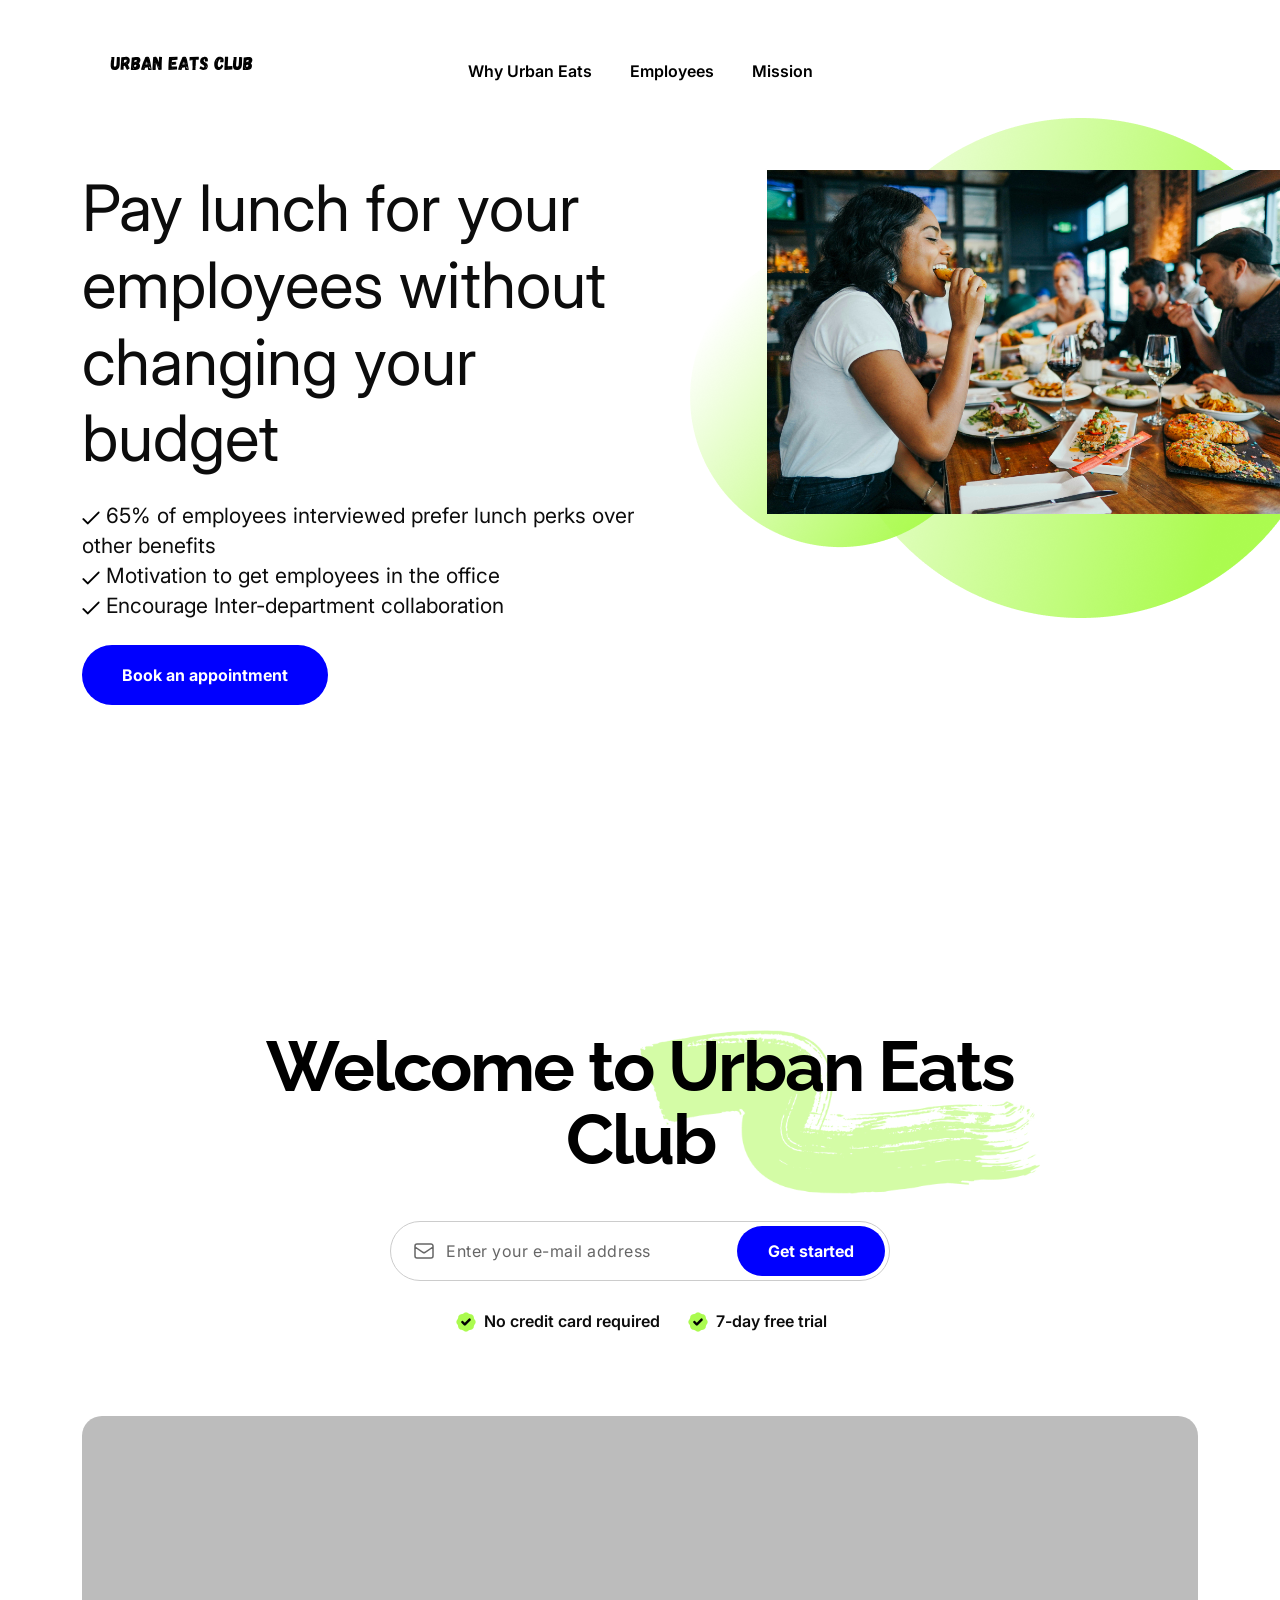
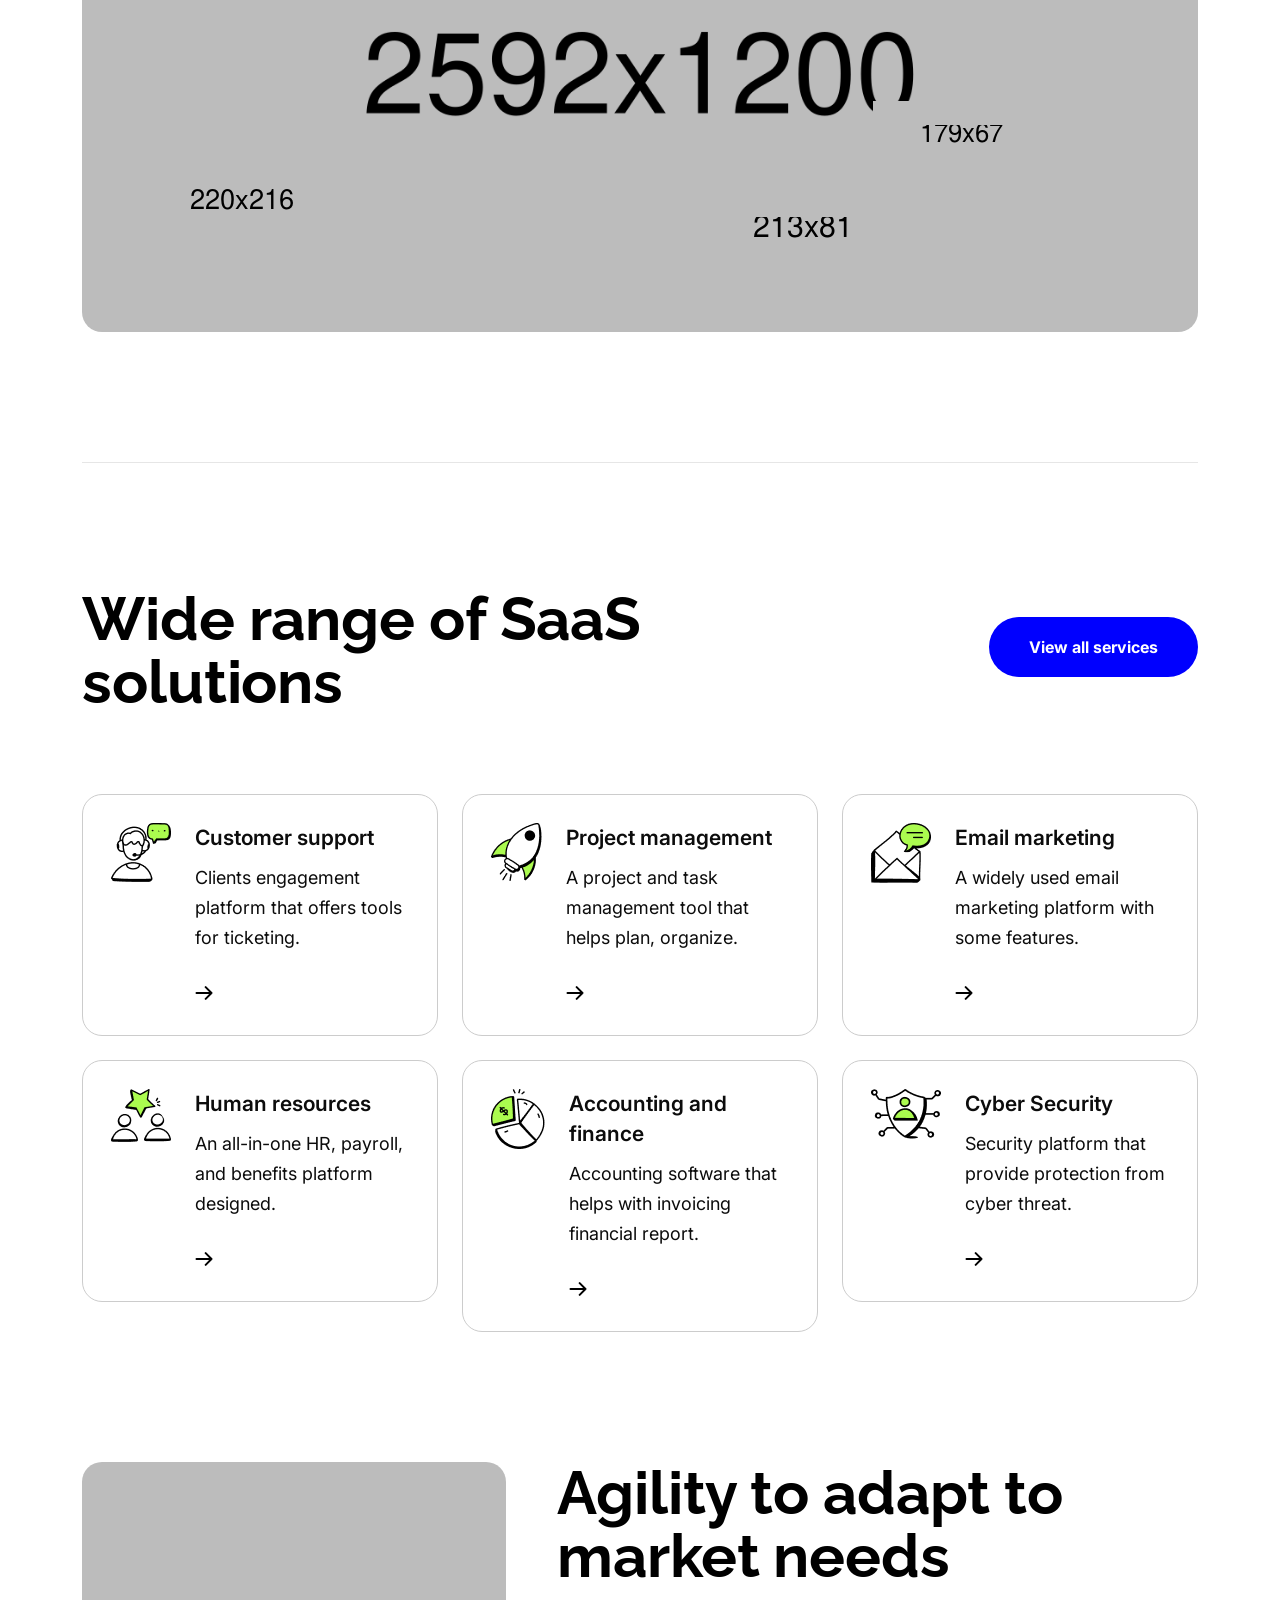
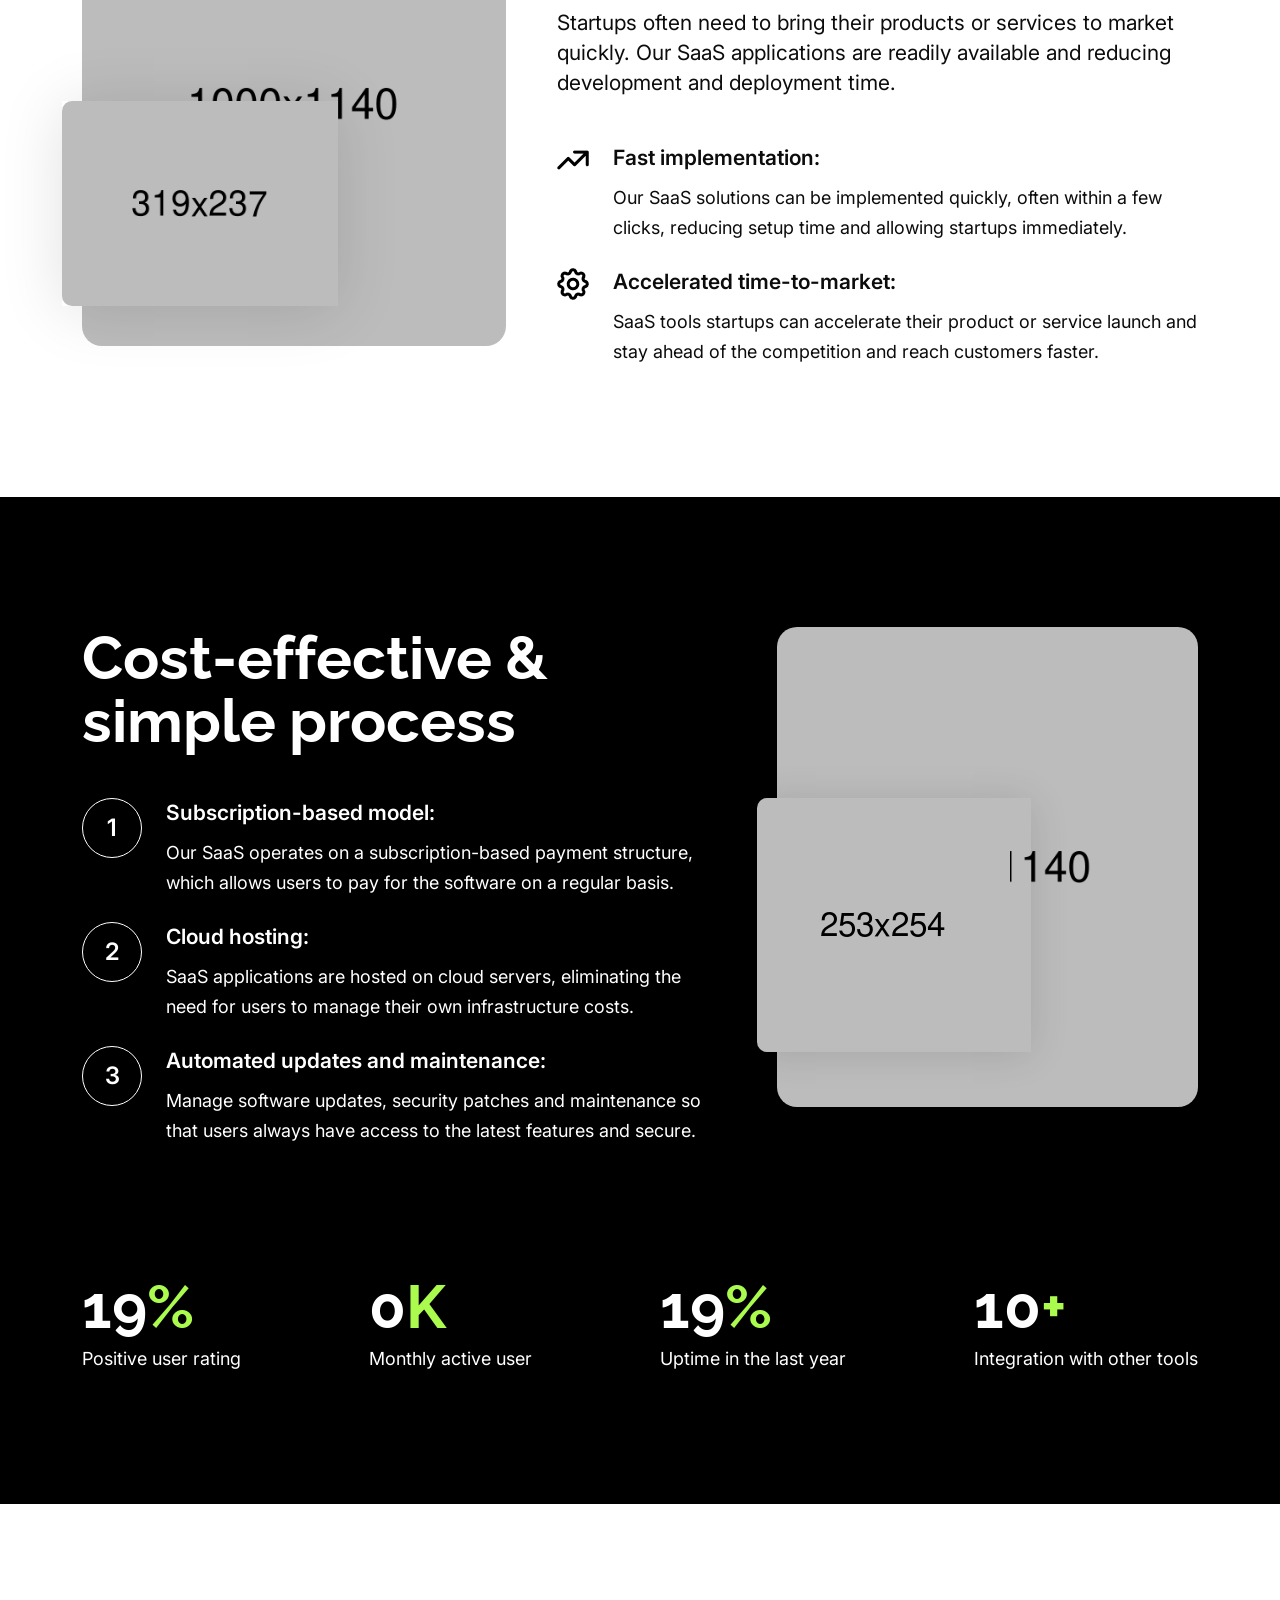
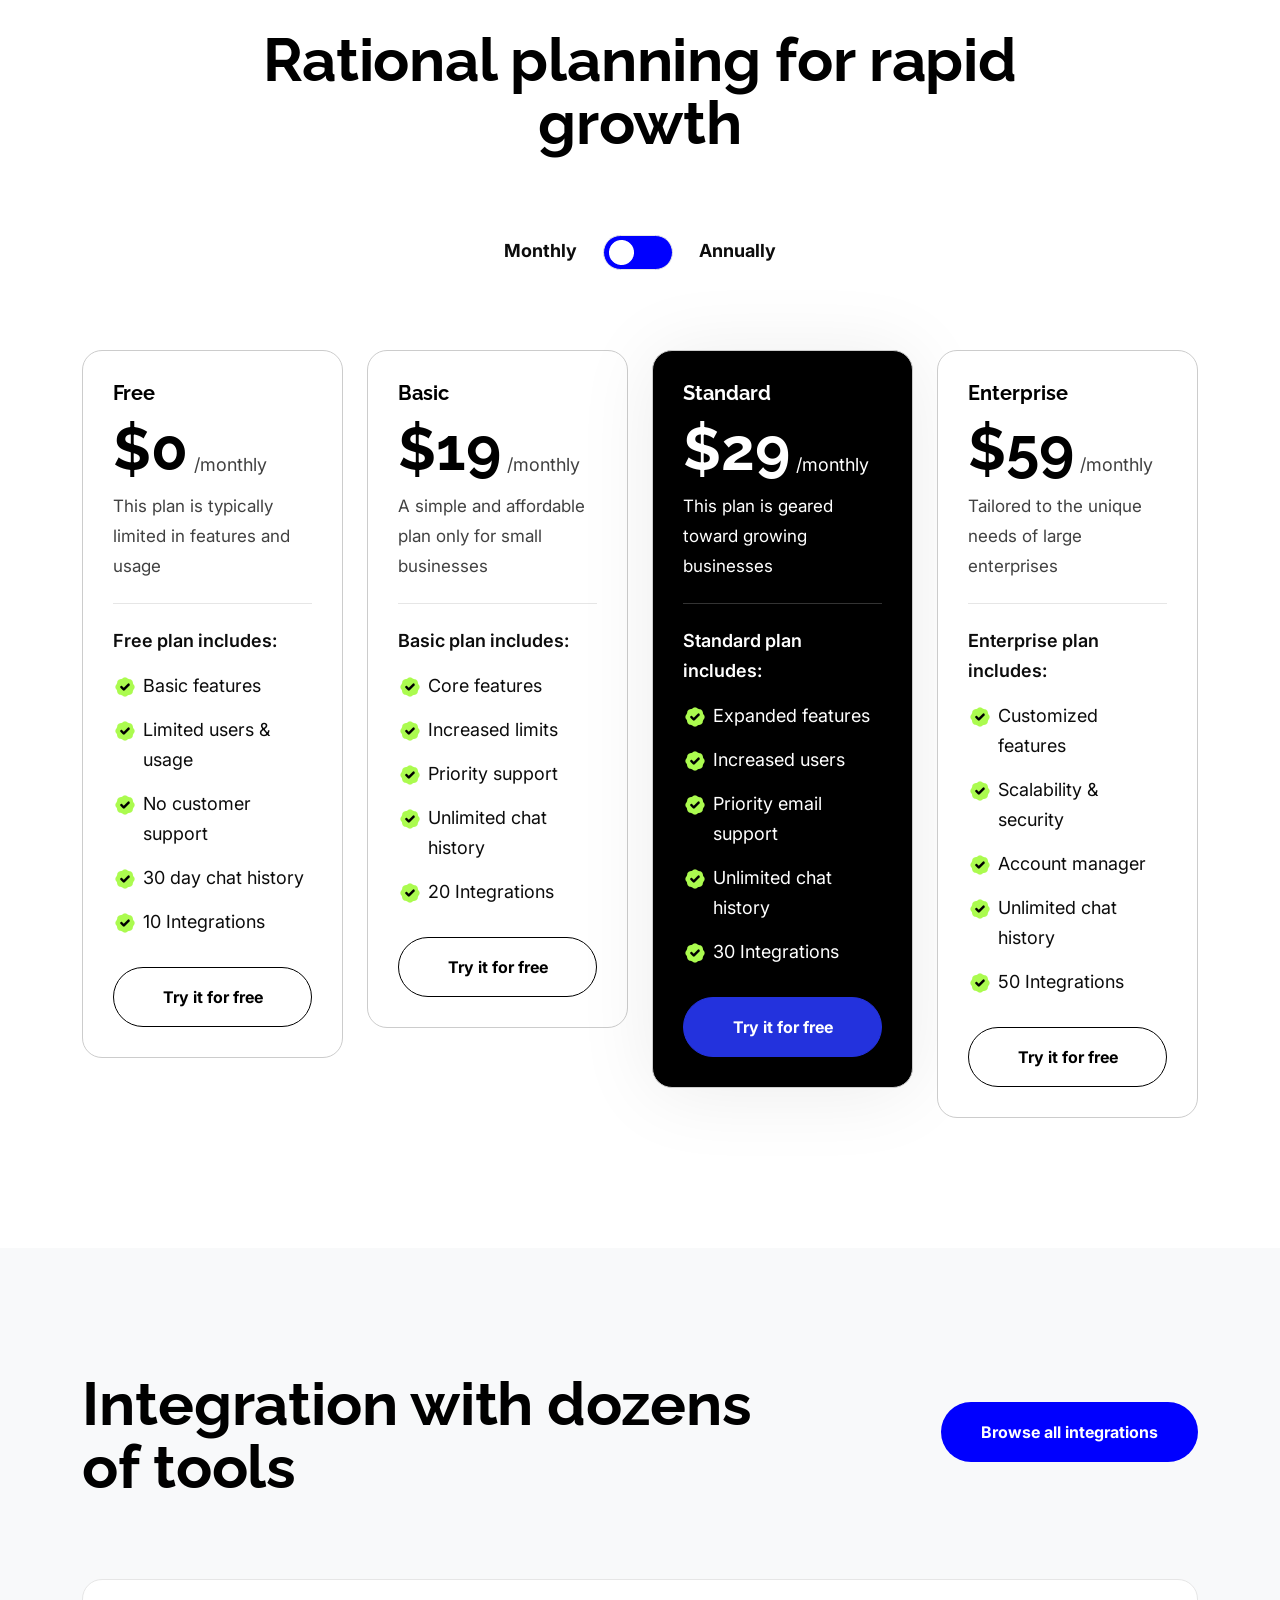
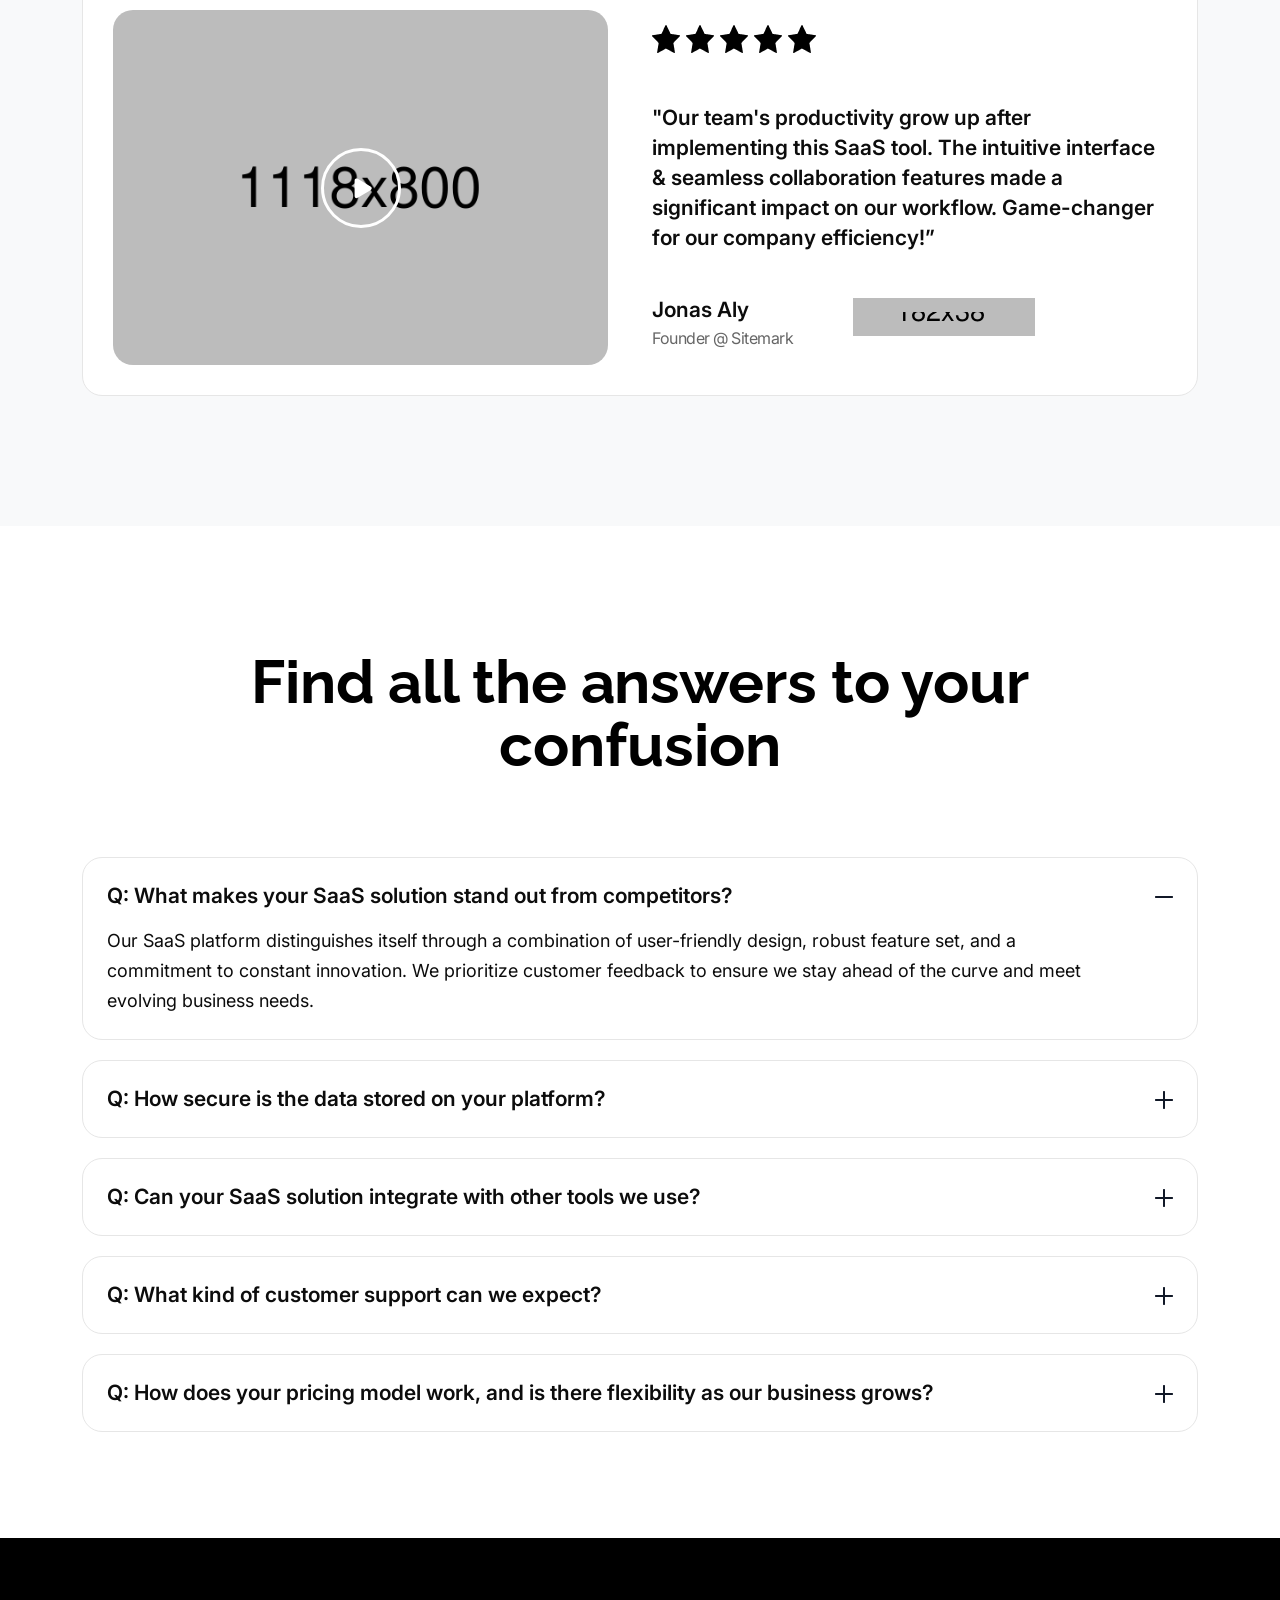
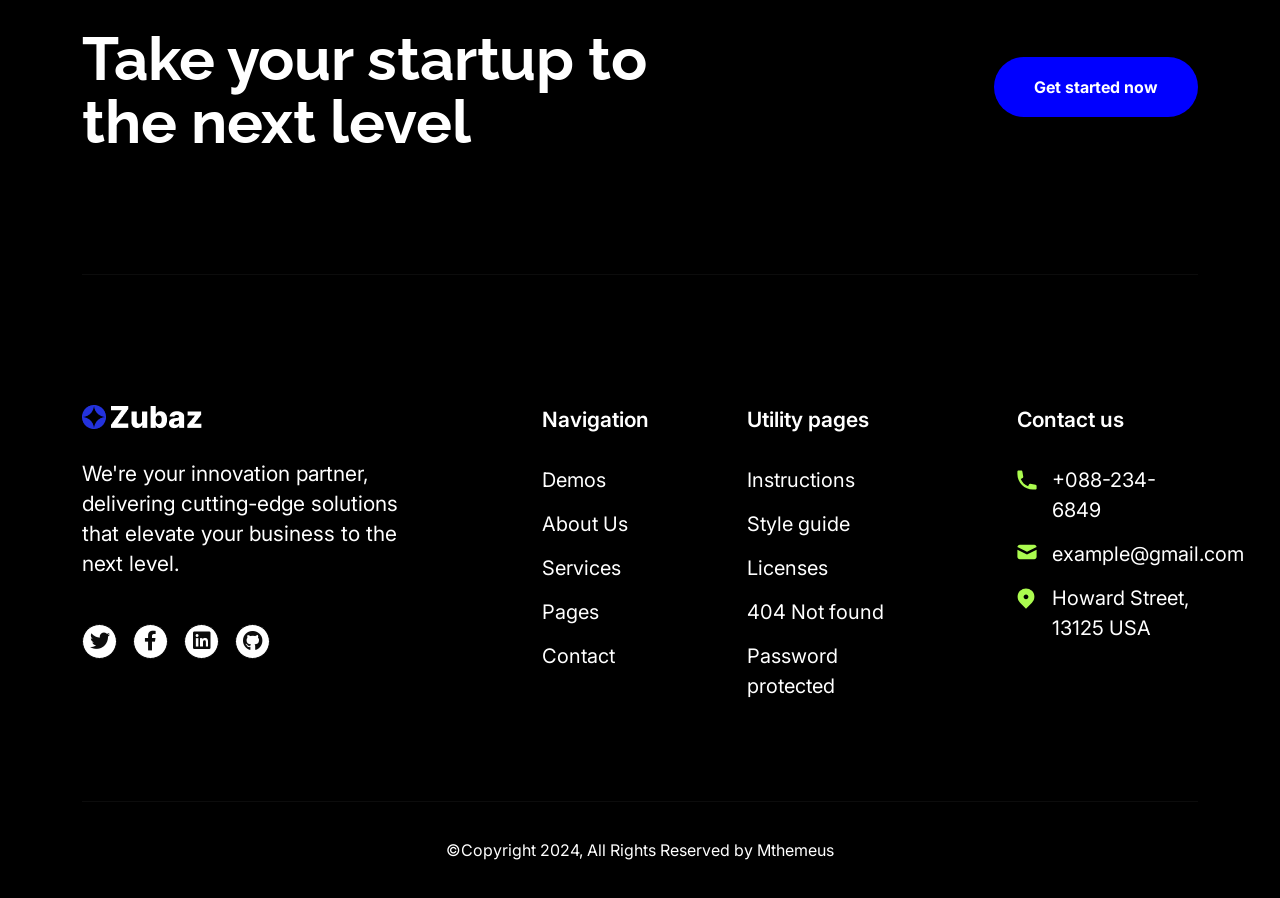
<file: index.html>
<!DOCTYPE html>
<html lang="en">
  <head>
    <meta charset="UTF-8" />
    <meta http-equiv="X-UA-Compatible" content="IE=edge" />
    <meta
      name="viewport"
      content="width=device-width, initial-scale=1.0"
    />
    <title>Zubuz || Responsive HTML 5 Template</title>

    <link
      rel="shortcut icon"
      href="assets/images/favicon.ico"
      type="image/x-icon"
    />
    <link
      rel="icon"
      href="assets/images/favicon.ico"
      type="image/x-icon"
    />
    <!--- End favicon-->

    <link
      href="https://fonts.googleapis.com/css2?family=Inter:wght@400;600&family=Raleway:wght@600;700&display=swap"
      rel="stylesheet"
    />
    <!-- End google font  -->

    <link rel="stylesheet" href="assets/css/bootstrap.min.css" />
    <link rel="stylesheet" href="assets/css/magnific-popup.css" />
    <link rel="stylesheet" href="assets/css/slick.css" />
    <link rel="stylesheet" href="assets/css/animate.css" />
    <link rel="stylesheet" href="assets/css/fontawesome.css" />

    <!-- Code Editor  -->

    <link rel="stylesheet" href="assets/css/main.css" />
    <link rel="stylesheet" href="assets/css/app.min.css" />
  </head>

  <body class="light">
    <div class="zubuz-preloader-wrap">
      <div class="zubuz-preloader">
        <div></div>
        <div></div>
        <div></div>
        <div></div>
      </div>
    </div>

    <header
      class="site-header site-header--menu-center zubuz-header-section"
      id="sticky-menu"
    >
      <div class="container">
        <nav class="navbar site-navbar">
          <!-- Brand Logo-->
          <div class="brand-logo">
            <a href="index.html">
              <img
                src="assets/images/logo/uec-dark.svg"
                alt=""
                class="light-version-logo"
                style="width: 1000px"
              />
            </a>
          </div>
          <div class="menu-block-wrapper">
            <div class="menu-overlay"></div>
            <nav class="menu-block" id="append-menu-header">
              <div class="mobile-menu-head">
                <div class="go-back">
                  <i class="fa fa-angle-left"></i>
                </div>
                <div class="current-menu-title"></div>
                <div class="mobile-menu-close">&times;</div>
              </div>
              <ul class="site-menu-main">
                <!-- Menu Items -->
                <!--

              <li class="nav-item nav-item-has-children">
                <a href="#" class="nav-link-item drop-trigger">All Templates<i class="fas fa-angle-down"></i></a>
                <ul class="sub-menu" id="submenu-1">
                  <li class="sub-menu--item">
                    <a href="index-01.html">
                      <span class="menu-item-text">Finance App</span>
                    </a>
                  </li>
                  <li class="sub-menu--item">
                    <a href="index-02.html">
                      <span class="menu-item-text">CRM Platform</span>
                    </a>
                  </li>
                  <li class="sub-menu--item">
                    <a href="index-03.html">
                      <span class="menu-item-text">SaaS Startups</span>
                    </a>
                  </li>
                </ul>
              </li>
              <li class="nav-item">
                <a href="about-us.html" class="nav-link-item">About Us</a>
              </li>
              <li class="nav-item nav-item-has-children">
                <a href="#" class="nav-link-item drop-trigger">Pages <i class="fas fa-angle-down"></i></a>
                <ul class="sub-menu" id="submenu-2">
                  <li class="sub-menu--item">
                    <a href="about-us.html">
                      <span class="menu-item-text">About Us</span>
                    </a>
                  </li>
                  <li class="sub-menu--item">
                    <a href="pricing.html">
                      <span class="menu-item-text">Pricing</span>
                    </a>
                  </li>
                  <li class="sub-menu--item nav-item-has-children">
                    <a href="#" data-menu-get="h3" class="drop-trigger">blog <i class="fas fa-angle-down"></i></a>
                    <ul class="sub-menu shape-none" id="submenu-3">
                      <li class="sub-menu--item">
                        <a href="blog.html">
                          <span class="menu-item-text">Our Blog</span>
                        </a>
                      </li>
                      <li class="sub-menu--item">
                        <a href="blog-column-one.html">
                          <span class="menu-item-text">blog column one</span>
                        </a>
                      </li>
                      <li class="sub-menu--item">
                        <a href="blog-column-two.html">
                          <span class="menu-item-text">blog column two</span>
                        </a>
                      </li>
                      <li class="sub-menu--item">
                        <a href="single-blog.html">
                          <span class="menu-item-text">blog details</span>
                        </a>
                      </li>
                    </ul>
                  </li>
                  <li class="sub-menu--item nav-item-has-children">
                    <a href="#" data-menu-get="h3" class="drop-trigger">Service<i class="fas fa-angle-down"></i>
                    </a>
                    <ul class="sub-menu shape-none" id="submenu-4">
                      <li class="sub-menu--item">
                        <a href="service.html">
                          <span class="menu-item-text">service</span>
                        </a>
                      </li>
                      <li class="sub-menu--item">
                        <a href="single-service.html">
                          <span class="menu-item-text">service details</span>
                        </a>
                      </li>
                    </ul>
                  </li>
                  <li class="sub-menu--item nav-item-has-children">
                    <a href="#" data-menu-get="h3" class="drop-trigger">Team<i class="fas fa-angle-down"></i>
                    </a>
                    <ul class="sub-menu shape-none" id="submenu-5">
                      <li class="sub-menu--item">
                        <a href="team.html">
                          <span class="menu-item-text">team</span>
                        </a>
                      </li>
                      <li class="sub-menu--item">
                        <a href="single-team.html">
                          <span class="menu-item-text">team details</span>
                        </a>
                      </li>
                    </ul>
                  </li>
                  <li class="sub-menu--item nav-item-has-children">
                    <a href="#" data-menu-get="h3" class="drop-trigger">Career<i class="fas fa-angle-down"></i>
                    </a>
                    <ul class="sub-menu shape-none" id="submenu-6">
                      <li class="sub-menu--item">
                        <a href="career.html">
                          <span class="menu-item-text">Career</span>
                        </a>
                      </li>
                      <li class="sub-menu--item">
                        <a href="single-career.html">
                          <span class="menu-item-text">Career details</span>
                        </a>
                      </li>
                    </ul>
                  </li>
                  <li class="sub-menu--item nav-item-has-children">
                    <a href="#" data-menu-get="h3" class="drop-trigger">Portfolio<i class="fas fa-angle-down"></i>
                    </a>
                    <ul class="sub-menu shape-none" id="submenu-7">
                      <li class="sub-menu--item">
                        <a href="portfolio-grid.html">
                          <span class="menu-item-text">portfolio gird</span>
                        </a>
                      </li>
                      <li class="sub-menu--item">
                        <a href="portfolio-classic.html">
                          <span class="menu-item-text">portfolio classic</span>
                        </a>
                      </li>
                      <li class="sub-menu--item">
                        <a href="single-portfolio.html">
                          <span class="menu-item-text">Single Portfolio</span>
                        </a>
                      </li>
                    </ul>
                  </li>
                  <li class="sub-menu--item nav-item-has-children">
                    <a href="#" data-menu-get="h3" class="drop-trigger">Utility<i class="fas fa-angle-down"></i>
                    </a>
                    <ul class="sub-menu shape-none" id="submenu-8">
                      <li class="sub-menu--item">
                        <a href="faq.html">
                          <span class="menu-item-text">faq</span>
                        </a>
                      </li>
                      <li class="sub-menu--item">
                        <a href="errors-404.html">
                          <span class="menu-item-text">Error 404</span>
                        </a>
                      </li>
                      <li class="sub-menu--item">
                        <a href="integrations.html">
                          <span class="menu-item-text">integrations</span>
                        </a>
                      </li>
                      <li class="sub-menu--item">
                        <a href="testimonials.html">
                          <span class="menu-item-text">testimonials</span>
                        </a>
                      </li>
                      <li class="sub-menu--item">
                        <a href="coming-soon.html">
                          <span class="menu-item-text">Coming Soon</span>
                        </a>
                      </li>
                    </ul>
                  </li>
                  <li class="sub-menu--item nav-item-has-children">
                    <a href="#" data-menu-get="h3" class="drop-trigger">Account<i class="fas fa-angle-down"></i>
                    </a>
                    <ul class="sub-menu shape-none" id="submenu-9">
                      <li class="sub-menu--item">
                        <a href="sign-up.html">
                          <span class="menu-item-text">sign up</span>
                        </a>
                      </li>
                      <li class="sub-menu--item">
                        <a href="sign-in.html">
                          <span class="menu-item-text">sign in</span>
                        </a>
                      </li>
                      <li class="sub-menu--item">
                        <a href="reset-password.html">
                          <span class="menu-item-text">reset password</span>
                        </a>
                      </li>
                    </ul>
                  </li>
                </ul>
              </li>
              <li class="nav-item nav-item-has-children">
                <a href="#" class="nav-link-item drop-trigger">Blog <i class="fas fa-angle-down"></i></a>
                <ul class="sub-menu" id="submenu-10">
                  <li class="sub-menu--item">
                    <a href="blog.html">
                      <span class="menu-item-text">Our Blog</span>
                    </a>
                  </li>
                  <li class="sub-menu--item">
                    <a href="blog-column-one.html">
                      <span class="menu-item-text">blog column one</span>
                    </a>
                  </li>
                  <li class="sub-menu--item">
                    <a href="blog-column-two.html">
                      <span class="menu-item-text">blog column two</span>
                    </a>
                  </li>
                  <li class="sub-menu--item">
                    <a href="single-blog.html">
                      <span class="menu-item-text">blog details</span>
                    </a>
                  </li>
                </ul>
              </li>
              <li class="nav-item">
                <a href="contact-us.html" class="nav-link-item">Contact Us</a>
              </li>

              -->

                <li class="nav-item">
                  <a href="#" class="nav-link-item">Why Urban Eats</a>
                </li>
                <li class="nav-item">
                  <a href="#" class="nav-link-item">Employees</a>
                </li>
                <li class="nav-item">
                  <a href="#" class="nav-link-item">Mission</a>
                </li>
              </ul>
            </nav>
          </div>

          <!-- Login & Get Started -->
          <!--
        <div class="header-btn header-btn-l1 ms-auto d-none d-xs-inline-flex">
          <div class="zubuz-header-btn-wrap">
            <a class="zubuz-login-btn" href="sign-up.html">Login</a>
          </div>
          <a class="zubuz-default-btn zubuz-header-btn pill" href="contact-us.html">
            <span>Get Started</span>
          </a>
        </div>
        -->

          <!-- mobile menu trigger -->
          <div class="mobile-menu-trigger light">
            <span></span>
          </div>
          <!--/.Mobile Menu Hamburger Ends-->
        </nav>
      </div>
    </header>
    <!--End landex-header-section -->

    <div class="zubuz-hero-section2">
      <div class="container">
        <div class="row zubuz_screenfix_right">
          <div class="col-lg-6">
            <div class="zubuz-hero-content">
              <!-- Trustpilot rating
            <div class="zubuz-hero-rating">
              <ul>
                <li><img src="assets/images/v2/rating.png" alt=""></li>
                <li>4.8/5 on TrustPilot reviews</li>
              </ul>
            </div>
            -->
              <div
                class="zubuz-hero-title"
                style="font-size: 64px; line-height: 1.2"
              >
                Pay lunch for your employees without changing your
                budget
              </div>
              <div class="zubuz-icon-list hero-list">
                <div class="flex">
                  <div>
                    <img src="assets/images/v2/check2.png" alt="" />
                    65% of employees interviewed prefer lunch perks
                    over other benefits
                  </div>
                  <div>
                    <img src="assets/images/v2/check2.png" alt="" />
                    Motivation to get employees in the office
                  </div>
                  <div>
                    <img src="assets/images/v2/check2.png" alt="" />
                    Encourage Inter-department collaboration
                  </div>
                </div>
              </div>
              <div class="zubuz-hero-btn-wrap mt-4">
                <a class="zubuz-default-btn pill">
                  <span>Book an appointment</span>
                </a>
              </div>
              <!-- Sign up for free button 
              <div class="zubuz-hero-btn-wrap">
                <a class="zubuz-default-btn pill" href="sign-up.html">
                  <span>Sign up for free</span>
                </a>
                <a class="zubuz-login-btn m-0" href="service.html"
                  >View all features</a
                >
              </div>
              -->
            </div>
          </div>
          <div class="col-lg-6">
            <div class="zubuz-hero-thumb2">
              <img
                src="assets/images/restaurants/alex-haney-girl-in-group-eating-cookie.jpg"
                alt=""
              />
              <div class="zubuz-hero-shape2">
                <img src="assets/images/v2/shape1-v2.png" alt="" />
              </div>
              <div class="zubuz-hero-shape3">
                <img src="assets/images/v2/shape2-v2.png" alt="" />
              </div>
            </div>
          </div>
          <!--
          <div class="col-lg-6">
            <div class="zubuz-hero-thumb2">
              <img src="assets/images/v2/dashboard.png" alt="" />
              <div class="zubuz-hero-shape2">
                <img src="assets/images/v2/shape1-v2.png" alt="" />
              </div>
              <div class="zubuz-hero-shape3">
                <img src="assets/images/v2/shape2-v2.png" alt="" />
              </div>
            </div>
          </div>
        --></div>
      </div>
    </div>

    <div class="zubuz-hero-section">
      <div class="container">
        <div class="zubuz-hero-content center">
          <h1>
            Welcome to Urban Eats Club
            <span class="zubuz-title-shape">
              <img src="assets/images/v3/shape-v3-01.png" alt="" />
            </span>
          </h1>
          <div class="zubuz-extara-mt">
            <div class="zubuz-subscribe-three">
              <form action="#">
                <input
                  type="email"
                  placeholder="Enter your e-mail address"
                />
                <button
                  class="zubuz-default-btn zubuz-subscription-btn three"
                  id="zubuz-subscription-btn"
                  type="submit"
                >
                  <span>Get started</span>
                </button>
                <div class="zubuz-input-email">
                  <img src="assets/images/icon/email2.svg" alt="" />
                </div>
              </form>
            </div>
            <div class="zubuz-icon-list">
              <ul>
                <li>
                  <img src="assets/images/v3/check.png" alt="" /> No
                  credit card required
                </li>
                <li>
                  <img src="assets/images/v3/check.png" alt="" />
                  7-day free trial
                </li>
              </ul>
            </div>
          </div>
        </div>
        <div class="zubuz-border-btoom">
          <div class="zubuz-hero-thumb3">
            <img src="assets/images/v3/thumb-v3-01.png" alt="" />
            <div class="zubuz-hero-thumb-card1">
              <img src="assets/images/v3/card-v3-1.png" alt="" />
            </div>
            <div class="zubuz-hero-thumb-card2">
              <img src="assets/images/v3/card-v3-2.png" alt="" />
            </div>
            <div class="zubuz-hero-thumb-card3">
              <img src="assets/images/v3/card-v3-3.png" alt="" />
            </div>
          </div>
        </div>
      </div>
    </div>
    <!-- End section -->

    <div class="section zubuz-section-padding3">
      <div class="container">
        <div class="zubuz-section-title zubuz-two-column-title">
          <div class="row">
            <div class="col-lg-7">
              <h2>Wide range of SaaS solutions</h2>
            </div>
            <div class="col-lg-5 d-flex align-items-center">
              <div class="zubuz-title-btn">
                <a class="zubuz-default-btn pill" href="service.html">
                  <span>View all services</span>
                </a>
              </div>
            </div>
          </div>
        </div>
        <div class="row">
          <div class="col-xl-4 col-md-6">
            <div class="zubuz-iconbox-wrap-left iconbox-left-border">
              <div class="zubuz-iconbox-icon none-bg">
                <img src="assets/images/v3/icon1.png" alt="" />
              </div>
              <div class="zubuz-iconbox-data data-small">
                <span>Customer support</span>
                <p>
                  Clients engagement platform that offers tools for
                  ticketing.
                </p>
                <a
                  class="zubuz-iconbox-btn"
                  href="single-service.html"
                >
                  <span>Read more</span>
                  <img
                    src="assets/images/icon/arrow-right2.svg"
                    alt=""
                /></a>
              </div>
            </div>
          </div>
          <div class="col-xl-4 col-md-6">
            <div class="zubuz-iconbox-wrap-left iconbox-left-border">
              <div class="zubuz-iconbox-icon none-bg">
                <img src="assets/images/v3/icon2.png" alt="" />
              </div>
              <div class="zubuz-iconbox-data data-small">
                <span>Project management</span>
                <p>
                  A project and task management tool that helps plan,
                  organize.
                </p>
                <a
                  class="zubuz-iconbox-btn"
                  href="single-service.html"
                >
                  <span>Read more</span>
                  <img
                    src="assets/images/icon/arrow-right2.svg"
                    alt=""
                /></a>
              </div>
            </div>
          </div>
          <div class="col-xl-4 col-md-6">
            <div class="zubuz-iconbox-wrap-left iconbox-left-border">
              <div class="zubuz-iconbox-icon none-bg">
                <img src="assets/images/v3/icon3.png" alt="" />
              </div>
              <div class="zubuz-iconbox-data data-small">
                <span>Email marketing</span>
                <p>
                  A widely used email marketing platform with some
                  features.
                </p>
                <a
                  class="zubuz-iconbox-btn"
                  href="single-service.html"
                >
                  <span>Read more</span>
                  <img
                    src="assets/images/icon/arrow-right2.svg"
                    alt=""
                /></a>
              </div>
            </div>
          </div>
          <div class="col-xl-4 col-md-6">
            <div class="zubuz-iconbox-wrap-left iconbox-left-border">
              <div class="zubuz-iconbox-icon none-bg">
                <img src="assets/images/v3/icon4.png" alt="" />
              </div>
              <div class="zubuz-iconbox-data data-small">
                <span>Human resources</span>
                <p>
                  An all-in-one HR, payroll, and benefits platform
                  designed.
                </p>
                <a
                  class="zubuz-iconbox-btn"
                  href="single-service.html"
                >
                  <span>Read more</span>
                  <img
                    src="assets/images/icon/arrow-right2.svg"
                    alt=""
                /></a>
              </div>
            </div>
          </div>
          <div class="col-xl-4 col-md-6">
            <div class="zubuz-iconbox-wrap-left iconbox-left-border">
              <div class="zubuz-iconbox-icon none-bg">
                <img src="assets/images/v3/icon5.png" alt="" />
              </div>
              <div class="zubuz-iconbox-data data-small">
                <span>Accounting and finance</span>
                <p>
                  Accounting software that helps with invoicing
                  financial report.
                </p>
                <a
                  class="zubuz-iconbox-btn"
                  href="single-service.html"
                >
                  <span>Read more</span>
                  <img
                    src="assets/images/icon/arrow-right2.svg"
                    alt=""
                /></a>
              </div>
            </div>
          </div>
          <div class="col-xl-4 col-md-6">
            <div class="zubuz-iconbox-wrap-left iconbox-left-border">
              <div class="zubuz-iconbox-icon none-bg">
                <img src="assets/images/v3/icon6.png" alt="" />
              </div>
              <div class="zubuz-iconbox-data data-small">
                <span>Cyber Security</span>
                <p>
                  Security platform that provide protection from cyber
                  threat.
                </p>
                <a
                  class="zubuz-iconbox-btn"
                  href="single-service.html"
                >
                  <span>Read more</span>
                  <img
                    src="assets/images/icon/arrow-right2.svg"
                    alt=""
                /></a>
              </div>
            </div>
          </div>
        </div>
      </div>
    </div>
    <!-- End Section -->

    <div class="section zubuz-section-padding5">
      <div class="container">
        <div class="row">
          <div class="col-lg-5">
            <div class="zubuz-v3-thumb">
              <img src="assets/images/v3/thumb-v3-2.png" alt="" />
              <div class="zubuz-v3-card">
                <img src="assets/images/v3/card-v3-4.png" alt="" />
              </div>
            </div>
          </div>
          <div class="col-lg-7">
            <div class="zubuz-default-content m-left">
              <h2>Agility to adapt to market needs</h2>
              <p>
                Startups often need to bring their products or
                services to market quickly. Our SaaS applications are
                readily available and reducing development and
                deployment time.
              </p>
              <div class="zubuz-extara-mt">
                <div class="zubuz-iconbox-wrap-left mw-100">
                  <div class="zubuz-iconbox-icon none-bg">
                    <img src="assets/images/v3/icon11.png" alt="" />
                  </div>
                  <div class="zubuz-iconbox-data data-small">
                    <span>Fast implementation:</span>
                    <p>
                      Our SaaS solutions can be implemented quickly,
                      often within a few clicks, reducing setup time
                      and allowing startups immediately.
                    </p>
                  </div>
                </div>
                <div class="zubuz-iconbox-wrap-left mw-100">
                  <div class="zubuz-iconbox-icon none-bg">
                    <img src="assets/images/v3/icon10.png" alt="" />
                  </div>
                  <div class="zubuz-iconbox-data data-small">
                    <span>Accelerated time-to-market:</span>
                    <p>
                      SaaS tools startups can accelerate their product
                      or service launch and stay ahead of the
                      competition and reach customers faster.
                    </p>
                  </div>
                </div>
              </div>
            </div>
          </div>
        </div>
      </div>
    </div>
    <!-- End section -->

    <div class="section zubuz-section-padding2 dark-bg">
      <div class="container">
        <div class="row">
          <div class="col-lg-5 order-lg-2">
            <div class="zubuz-v3-thumb2">
              <img src="assets/images/v3/thumb-v3-3.png" alt="" />
              <div class="zubuz-v3-card2">
                <img src="assets/images/v3/card-v3-5.png" alt="" />
              </div>
            </div>
          </div>
          <div class="col-lg-7">
            <div class="zubuz-default-content m-right light">
              <h2>Cost-effective & simple process</h2>
              <div class="zubuz-extara-mt">
                <div class="zubuz-iconbox-wrap-left mw-100">
                  <div class="zubuz-iconbox-number">1</div>
                  <div class="zubuz-iconbox-data data-small light">
                    <span>Subscription-based model:</span>
                    <p>
                      Our SaaS operates on a subscription-based
                      payment structure, which allows users to pay for
                      the software on a regular basis.
                    </p>
                  </div>
                </div>
                <div class="zubuz-iconbox-wrap-left mw-100">
                  <div class="zubuz-iconbox-number">2</div>
                  <div class="zubuz-iconbox-data data-small light">
                    <span>Cloud hosting:</span>
                    <p>
                      SaaS applications are hosted on cloud servers,
                      eliminating the need for users to manage their
                      own infrastructure costs.
                    </p>
                  </div>
                </div>
                <div class="zubuz-iconbox-wrap-left mw-100">
                  <div class="zubuz-iconbox-number">3</div>
                  <div class="zubuz-iconbox-data data-small light">
                    <span>Automated updates and maintenance:</span>
                    <p>
                      Manage software updates, security patches and
                      maintenance so that users always have access to
                      the latest features and secure.
                    </p>
                  </div>
                </div>
              </div>
            </div>
          </div>
        </div>
      </div>
    </div>
    <!-- End section -->

    <div class="section dark-bg zubuz-section-padding5">
      <div id="zubuz-counter"></div>
      <div class="container">
        <div class="zubuz-counter-wrap2">
          <div class="zubuz-counter-data light">
            <h2 class="zubuz-counter-number">
              <span
                data-percentage="99.5"
                class="zubuz-counter"
              ></span
              ><em>%</em>
            </h2>
            <p>Positive user rating</p>
          </div>
          <div class="zubuz-counter-data light">
            <h2 class="zubuz-counter-number">
              <span data-percentage="2" class="zubuz-counter"></span
              ><em>K</em>
            </h2>
            <p>Monthly active user</p>
          </div>
          <div class="zubuz-counter-data light">
            <h2 class="zubuz-counter-number">
              <span data-percentage="100" class="zubuz-counter"></span
              ><em>%</em>
            </h2>
            <p>Uptime in the last year</p>
          </div>
          <div class="zubuz-counter-data light">
            <h2 class="zubuz-counter-number">
              <span data-percentage="55" class="zubuz-counter"></span
              ><em>+</em>
            </h2>
            <p>Integration with other tools</p>
          </div>
        </div>
      </div>
    </div>
    <!-- End section -->

    <div class="section zubuz-section-padding3">
      <div class="container">
        <div class="zubuz-section-title center">
          <h2>Rational planning for rapid growth</h2>
        </div>
        <div class="pricing-btn">
          <div class="toggle-btn">
            <label>Monthly </label>
            <input
              class="form-check-input btn-toggle price-deck-trigger"
              type="checkbox"
              id="flexSwitchCheckDefault"
              data-pricing-trigger
              data-target="#table-price-value"
              checked
            />
            <label>Annually</label>
          </div>
        </div>
        <div
          class="row zubuz-pricing-four-column"
          id="table-price-value"
          data-pricing-dynamic
          data-value-active="monthly"
        >
          <div class="col-xl-3 col-md-6">
            <div class="zubuz-pricing-wrap">
              <div class="zubuz-pricing-header">
                <h5>Free</h5>
              </div>
              <div class="zubuz-pricing-price">
                <h2>$</h2>
                <div
                  class="zubuz-price dynamic-value"
                  data-active="0"
                  data-monthly="0"
                  data-yearly="19"
                ></div>
                <p
                  class="dynamic-value"
                  data-active="/Monthly"
                  data-monthly="/monthly"
                  data-yearly="/Yearly"
                ></p>
              </div>
              <div class="zubuz-pricing-description">
                <p>
                  This plan is typically limited in features and usage
                </p>
              </div>
              <div class="zubuz-pricing-body">
                <p>Free plan includes:</p>
                <ul>
                  <li>
                    <img
                      src="assets/images/v3/check.png"
                      alt=""
                    />Basic features
                  </li>
                  <li>
                    <img
                      src="assets/images/v3/check.png"
                      alt=""
                    />Limited users & usage
                  </li>
                  <li>
                    <img src="assets/images/v3/check.png" alt="" />No
                    customer support
                  </li>
                  <li>
                    <img src="assets/images/v3/check.png" alt="" />30
                    day chat history
                  </li>
                  <li>
                    <img src="assets/images/v3/check.png" alt="" />10
                    Integrations
                  </li>
                </ul>
              </div>
              <a class="zubuz-pricing-btn" href="pricing.html"
                >Try it for free</a
              >
            </div>
          </div>
          <div class="col-xl-3 col-md-6">
            <div class="zubuz-pricing-wrap">
              <div class="zubuz-pricing-header">
                <h5>Basic</h5>
              </div>
              <div class="zubuz-pricing-price">
                <h2>$</h2>
                <div
                  class="zubuz-price dynamic-value"
                  data-active="19"
                  data-monthly="19"
                  data-yearly="39"
                ></div>
                <p
                  class="dynamic-value"
                  data-active="/Monthly"
                  data-monthly="/monthly"
                  data-yearly="/Yearly"
                ></p>
              </div>
              <div class="zubuz-pricing-description">
                <p>
                  A simple and affordable plan only for small
                  businesses
                </p>
              </div>
              <div class="zubuz-pricing-body">
                <p>Basic plan includes:</p>
                <ul>
                  <li>
                    <img
                      src="assets/images/v3/check.png"
                      alt=""
                    />Core features
                  </li>
                  <li>
                    <img
                      src="assets/images/v3/check.png"
                      alt=""
                    />Increased limits
                  </li>
                  <li>
                    <img
                      src="assets/images/v3/check.png"
                      alt=""
                    />Priority support
                  </li>
                  <li>
                    <img
                      src="assets/images/v3/check.png"
                      alt=""
                    />Unlimited chat history
                  </li>
                  <li>
                    <img src="assets/images/v3/check.png" alt="" />20
                    Integrations
                  </li>
                </ul>
              </div>
              <a class="zubuz-pricing-btn" href="pricing.html"
                >Try it for free</a
              >
            </div>
          </div>
          <div class="col-xl-3 col-md-6">
            <div class="zubuz-pricing-wrap active">
              <div class="zubuz-pricing-header">
                <h5>Standard</h5>
              </div>
              <div class="zubuz-pricing-price">
                <h2>$</h2>
                <div
                  class="zubuz-price dynamic-value"
                  data-active="29"
                  data-monthly="29"
                  data-yearly="59"
                ></div>
                <p
                  class="dynamic-value"
                  data-active="/Monthly"
                  data-monthly="/monthly"
                  data-yearly="/Yearly"
                ></p>
              </div>
              <div class="zubuz-pricing-description">
                <p>This plan is geared toward growing businesses</p>
              </div>
              <div class="zubuz-pricing-body">
                <p>Standard plan includes:</p>
                <ul>
                  <li>
                    <img
                      src="assets/images/v3/check.png"
                      alt=""
                    />Expanded features
                  </li>
                  <li>
                    <img
                      src="assets/images/v3/check.png"
                      alt=""
                    />Increased users
                  </li>
                  <li>
                    <img
                      src="assets/images/v3/check.png"
                      alt=""
                    />Priority email support
                  </li>
                  <li>
                    <img
                      src="assets/images/v3/check.png"
                      alt=""
                    />Unlimited chat history
                  </li>
                  <li>
                    <img src="assets/images/v3/check.png" alt="" />30
                    Integrations
                  </li>
                </ul>
              </div>
              <a class="zubuz-pricing-btn active" href=""
                >Try it for free</a
              >
            </div>
          </div>
          <div class="col-xl-3 col-md-6">
            <div class="zubuz-pricing-wrap">
              <div class="zubuz-pricing-header">
                <h5>Enterprise</h5>
              </div>
              <div class="zubuz-pricing-price">
                <h2>$</h2>
                <div
                  class="zubuz-price dynamic-value"
                  data-active="59"
                  data-monthly="59"
                  data-yearly="99"
                ></div>
                <p
                  class="dynamic-value"
                  data-active="/Monthly"
                  data-monthly="/monthly"
                  data-yearly="/Yearly"
                ></p>
              </div>
              <div class="zubuz-pricing-description">
                <p>
                  Tailored to the unique needs of large enterprises
                </p>
              </div>
              <div class="zubuz-pricing-body">
                <p>Enterprise plan includes:</p>
                <ul>
                  <li>
                    <img
                      src="assets/images/v3/check.png"
                      alt=""
                    />Customized features
                  </li>
                  <li>
                    <img
                      src="assets/images/v3/check.png"
                      alt=""
                    />Scalability & security
                  </li>
                  <li>
                    <img
                      src="assets/images/v3/check.png"
                      alt=""
                    />Account manager
                  </li>
                  <li>
                    <img
                      src="assets/images/v3/check.png"
                      alt=""
                    />Unlimited chat history
                  </li>
                  <li>
                    <img src="assets/images/v3/check.png" alt="" />50
                    Integrations
                  </li>
                </ul>
              </div>
              <a class="zubuz-pricing-btn" href="pricing.html"
                >Try it for free</a
              >
            </div>
          </div>
        </div>
      </div>
    </div>
    <!-- End Section -->

    <div class="section zubuz-section-padding bg-light">
      <div class="container">
        <div class="zubuz-section-title zubuz-two-column-title">
          <div class="row">
            <div class="col-lg-8">
              <h2>Integration with dozens of tools</h2>
            </div>
            <div class="col-lg-4 d-flex align-items-center">
              <div class="zubuz-title-btn">
                <a
                  class="zubuz-default-btn pill"
                  href="integrations.html"
                >
                  <span>Browse all integrations</span>
                </a>
              </div>
            </div>
          </div>
        </div>
        <div class="zubuz-video-column">
          <div class="row">
            <div class="col-lg-6">
              <div class="zubuz-video-wrap">
                <img src="assets/images/v3/video-bg.png" alt="" />
                <a
                  class="video-init zubuz-review-video"
                  href="https://www.youtube.com/watch?v=SixdAQtWJQ8"
                >
                  <img src="assets/images/v3/play-btn.svg" alt="" />
                  <div class="waves wave-1"></div>
                  <div class="waves wave-2"></div>
                  <div class="waves wave-3"></div>
                </a>
              </div>
            </div>
            <div class="col-lg-6 d-flex align-items-center">
              <div class="zubuz-testimonial-content">
                <ul>
                  <li>
                    <img src="assets/images/v3/star.png" alt="" />
                  </li>
                  <li>
                    <img src="assets/images/v3/star.png" alt="" />
                  </li>
                  <li>
                    <img src="assets/images/v3/star.png" alt="" />
                  </li>
                  <li>
                    <img src="assets/images/v3/star.png" alt="" />
                  </li>
                  <li>
                    <img src="assets/images/v3/star.png" alt="" />
                  </li>
                </ul>
                <p>
                  "Our team's productivity grow up after implementing
                  this SaaS tool. The intuitive interface & seamless
                  collaboration features made a significant impact on
                  our workflow. Game-changer for our company
                  efficiency!”
                </p>
                <div class="zubuz-testimonial-authors-wraps">
                  <div class="zubuz-testimonial-authors">
                    <p>Jonas Aly</p>
                    <span>Founder @ Sitemark</span>
                  </div>
                  <div class="zubuz-testimonial-author-logo">
                    <img src="assets/images/v2/b_v2_5.png" alt="" />
                  </div>
                </div>
              </div>
            </div>
          </div>
        </div>
      </div>
    </div>
    <!-- End Section -->

    <div class="section zubuz-section-padding3">
      <div class="container">
        <div class="zubuz-section-title center">
          <h2>Find all the answers to your confusion</h2>
        </div>
        <div
          class="zubuz-accordion-wrap zubuz-accordion-wrap2"
          id="zubuz-accordion"
        >
          <div class="zubuz-accordion-item open">
            <div class="zubuz-accordion-header">
              <p>
                Q: What makes your SaaS solution stand out from
                competitors?
              </p>
              <div class="zubuz-active-icon">
                <img src="assets/images/v3/plus.png" alt="" />
              </div>
              <div class="zubuz-inactive-icon">
                <img src="assets/images/v3/minus.png" alt="" />
              </div>
            </div>
            <div class="zubuz-accordion-body">
              <p>
                Our SaaS platform distinguishes itself through a
                combination of user-friendly design, robust feature
                set, and a commitment to constant innovation. We
                prioritize customer feedback to ensure we stay ahead
                of the curve and meet evolving business needs.
              </p>
            </div>
          </div>
          <div class="zubuz-accordion-item">
            <div class="zubuz-accordion-header">
              <p>
                Q: How secure is the data stored on your platform?
              </p>
              <div class="zubuz-active-icon">
                <img src="assets/images/v3/plus.png" alt="" />
              </div>
              <div class="zubuz-inactive-icon">
                <img src="assets/images/v3/minus.png" alt="" />
              </div>
            </div>
            <div class="zubuz-accordion-body">
              <p>
                Security is our top priority. We employ
                state-of-the-art encryption, regular security audits,
                and compliance with industry standards to safeguard
                your data. Our commitment is to provide a secure
                environment for your valuable information.
              </p>
            </div>
          </div>

          <div class="zubuz-accordion-item">
            <div class="zubuz-accordion-header">
              <p>
                Q: Can your SaaS solution integrate with other tools
                we use?
              </p>
              <div class="zubuz-active-icon">
                <img src="assets/images/v3/plus.png" alt="" />
              </div>
              <div class="zubuz-inactive-icon">
                <img src="assets/images/v3/minus.png" alt="" />
              </div>
            </div>
            <div class="zubuz-accordion-body">
              <p>
                Absolutely. We understand the importance of seamless
                integration. Our SaaS solution is designed to work
                harmoniously with a variety of popular tools and
                platforms, ensuring a smooth workflow and reducing any
                disruptions to your current processes.
              </p>
            </div>
          </div>

          <div class="zubuz-accordion-item">
            <div class="zubuz-accordion-header">
              <p>Q: What kind of customer support can we expect?</p>
              <div class="zubuz-active-icon">
                <img src="assets/images/v3/plus.png" alt="" />
              </div>
              <div class="zubuz-inactive-icon">
                <img src="assets/images/v3/minus.png" alt="" />
              </div>
            </div>
            <div class="zubuz-accordion-body">
              <p>
                Our customer support team is dedicated to your
                success. You can expect prompt responses, helpful
                resources, and, if needed, personalized assistance. We
                believe in building long-lasting relationships with
                our users, and exceptional support.
              </p>
            </div>
          </div>

          <div class="zubuz-accordion-item">
            <div class="zubuz-accordion-header">
              <p>
                Q: How does your pricing model work, and is there
                flexibility as our business grows?
              </p>
              <div class="zubuz-active-icon plus">
                <img src="assets/images/v3/plus.png" alt="" />
              </div>
              <div class="zubuz-inactive-icon">
                <img src="assets/images/v3/minus.png" alt="" />
              </div>
            </div>
            <div class="zubuz-accordion-body">
              <p>
                We offer a range of flexible pricing plans to
                accommodate businesses of all sizes. Whether you're a
                startup or an enterprise, our pricing scales with your
                needs. You can choose from monthly or annual billing.
              </p>
            </div>
          </div>
        </div>
      </div>
    </div>
    <!-- End Section -->

    <!-- Footer  -->

    <footer class="zubuz-footer-section dark-bg">
      <div class="container">
        <div class="zubuz-footer-extra-top">
          <div class="row">
            <div class="col-lg-7">
              <div class="zubuz-footer-extra-title">
                <h2>Take your startup to the next level</h2>
              </div>
            </div>
            <div class="col-lg-5 d-flex align-items-center">
              <div class="zubuz-footer-btn">
                <a
                  class="zubuz-default-btn pill"
                  href="contact-us.html"
                  ><span>Get started now</span></a
                >
              </div>
            </div>
          </div>
        </div>

        <div class="zubuz-footer-top">
          <div class="row">
            <div class="col-xl-4 col-lg-12">
              <div class="zubuz-footer-textarea light">
                <a href="">
                  <img
                    src="assets/images/logo/logo-white.png"
                    alt=""
                  />
                </a>
                <p>
                  We're your innovation partner, delivering
                  cutting-edge solutions that elevate your business to
                  the next level.
                </p>
                <div
                  class="zubuz-social-icon social-box social-box-white"
                >
                  <ul>
                    <li>
                      <a href="https://twitter.com/" target="_blank">
                        <i class="fab fa-twitter"></i>
                      </a>
                    </li>
                    <li>
                      <a href="https://facebook.com/" target="_blank">
                        <i class="fab fa-facebook-f"></i>
                      </a>
                    </li>
                    <li>
                      <a
                        href="https://www.linkedin.com/"
                        target="_blank"
                      >
                        <i class="fab fa-linkedin"></i>
                      </a>
                    </li>
                    <li>
                      <a href="https://github.com/" target="_blank">
                        <i class="fab fa-github"></i>
                      </a>
                    </li>
                  </ul>
                </div>
              </div>
            </div>
            <div class="col-xl-3 col-md-4">
              <div class="zubuz-footer-menu light extar-margin">
                <div class="zubuz-footer-title light">
                  <p>Navigation</p>
                </div>
                <ul>
                  <li><a href="">Demos</a></li>
                  <li><a href="">About Us</a></li>
                  <li><a href="">Services</a></li>
                  <li><a href="">Pages</a></li>
                  <li><a href="">Contact</a></li>
                </ul>
              </div>
            </div>
            <div class="col-xl-2 col-md-4">
              <div class="zubuz-footer-menu light">
                <div class="zubuz-footer-title light">
                  <p>Utility pages</p>
                </div>
                <ul>
                  <li><a href="">Instructions</a></li>
                  <li><a href="">Style guide</a></li>
                  <li><a href="">Licenses</a></li>
                  <li><a href="">404 Not found</a></li>
                  <li><a href="">Password protected</a></li>
                </ul>
              </div>
            </div>
            <div class="col-xl-3 col-md-4">
              <div class="zubuz-footer-menu light info extar-margin">
                <div class="zubuz-footer-title light">
                  <p>Contact us</p>
                </div>
                <ul>
                  <li>
                    <a href=""
                      ><img
                        src="assets/images/icon/call.svg"
                        alt=""
                      />+088-234-6849</a
                    >
                  </li>
                  <li>
                    <a href=""
                      ><img
                        src="assets/images/icon/email.svg"
                        alt=""
                      />example@gmail.com</a
                    >
                  </li>
                  <li>
                    <a href=""
                      ><img
                        src="assets/images/icon/map.svg"
                        alt=""
                      />Howard Street, 13125 USA</a
                    >
                  </li>
                </ul>
              </div>
            </div>
          </div>
        </div>
        <div class="zubuz-footer-bottom center light">
          <div class="zubuz-copywright light">
            <p>
              &copy;Copyright 2024, All Rights Reserved by Mthemeus
            </p>
          </div>
        </div>
      </div>
    </footer>

    <!-- scripts -->
    <script src="assets/js/jquery-3.6.0.min.js"></script>
    <script src="assets/js/bootstrap.bundle.min.js"></script>
    <script src="assets/js/menu/menu.js"></script>
    <script src="assets/js/isotope.pkgd.min.js"></script>
    <script src="assets/js/jquery.magnific-popup.min.js"></script>
    <script src="assets/js/slick.js"></script>
    <script src="assets/js/countdown.js"></script>
    <script src="assets/js/wow.min.js"></script>
    <script src="assets/js/faq.js"></script>

    <script src="assets/js/app.js"></script>
  </body>
</html>
</file>
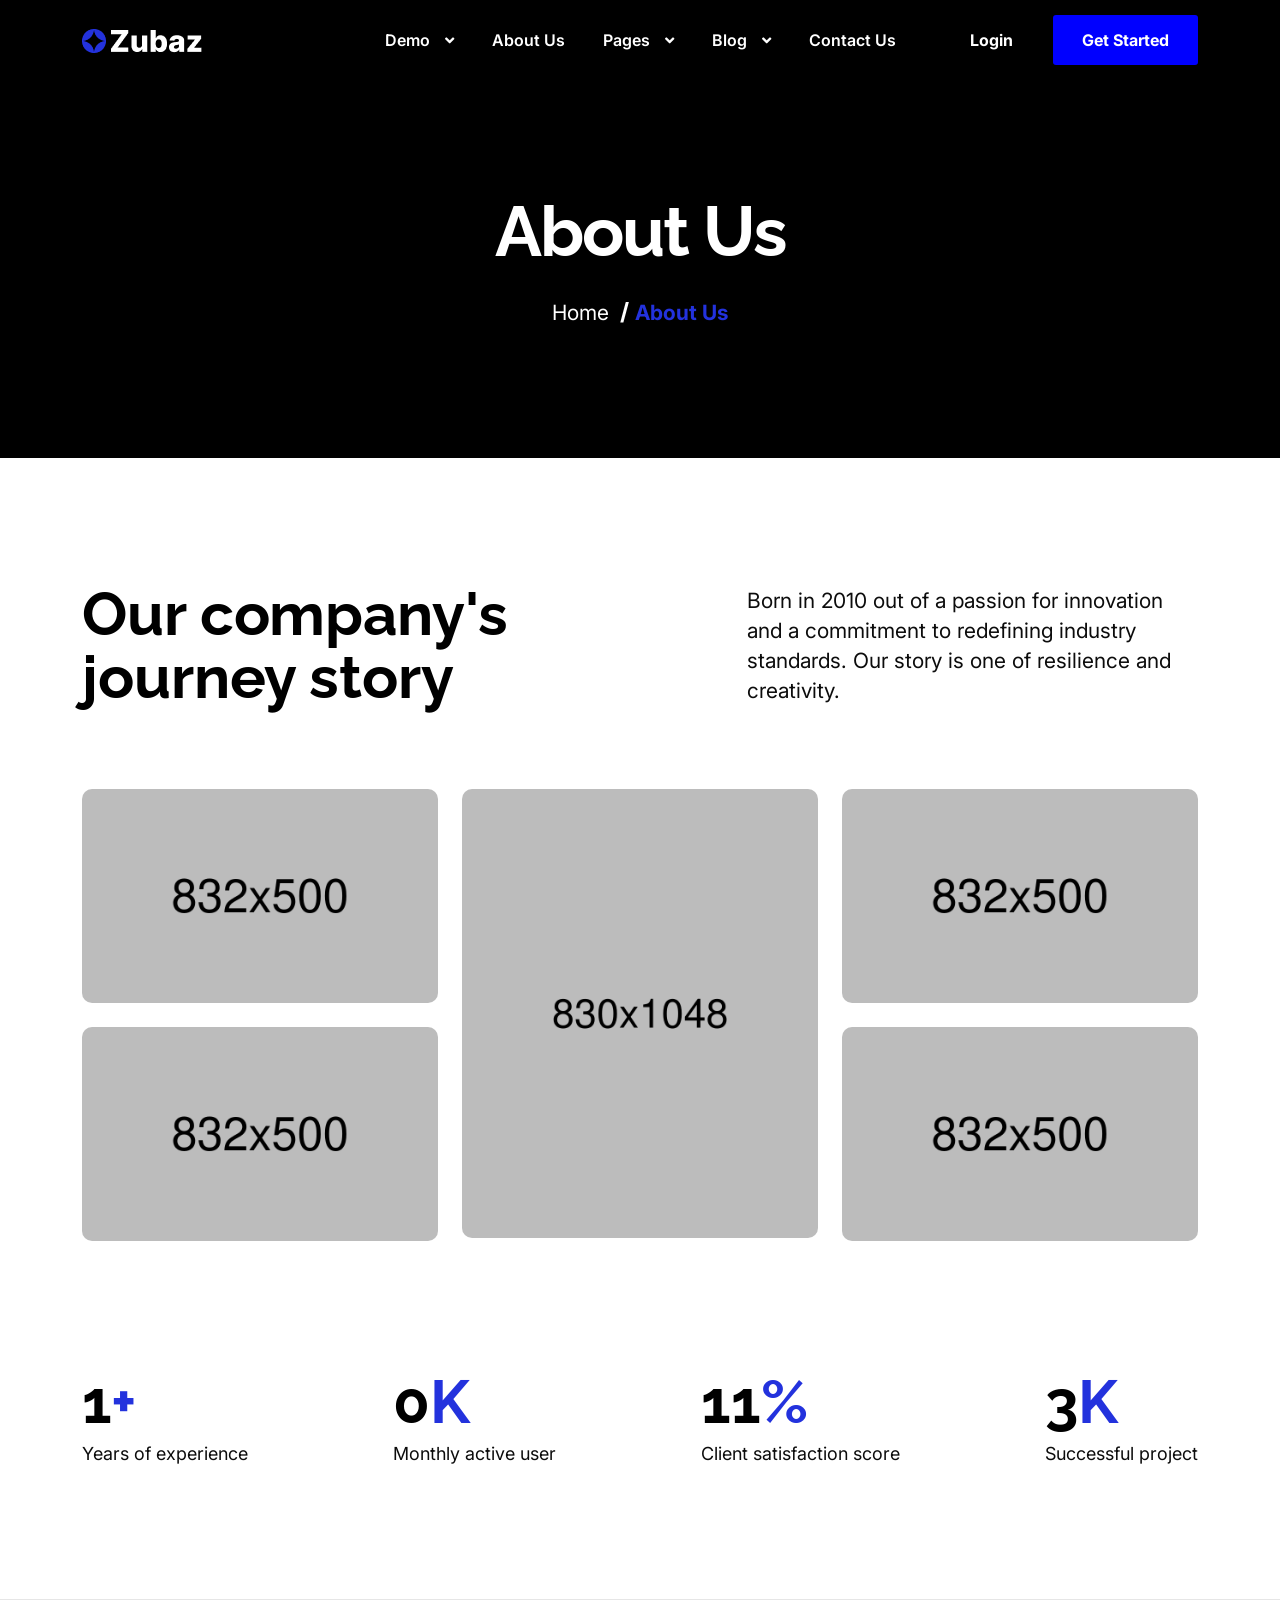
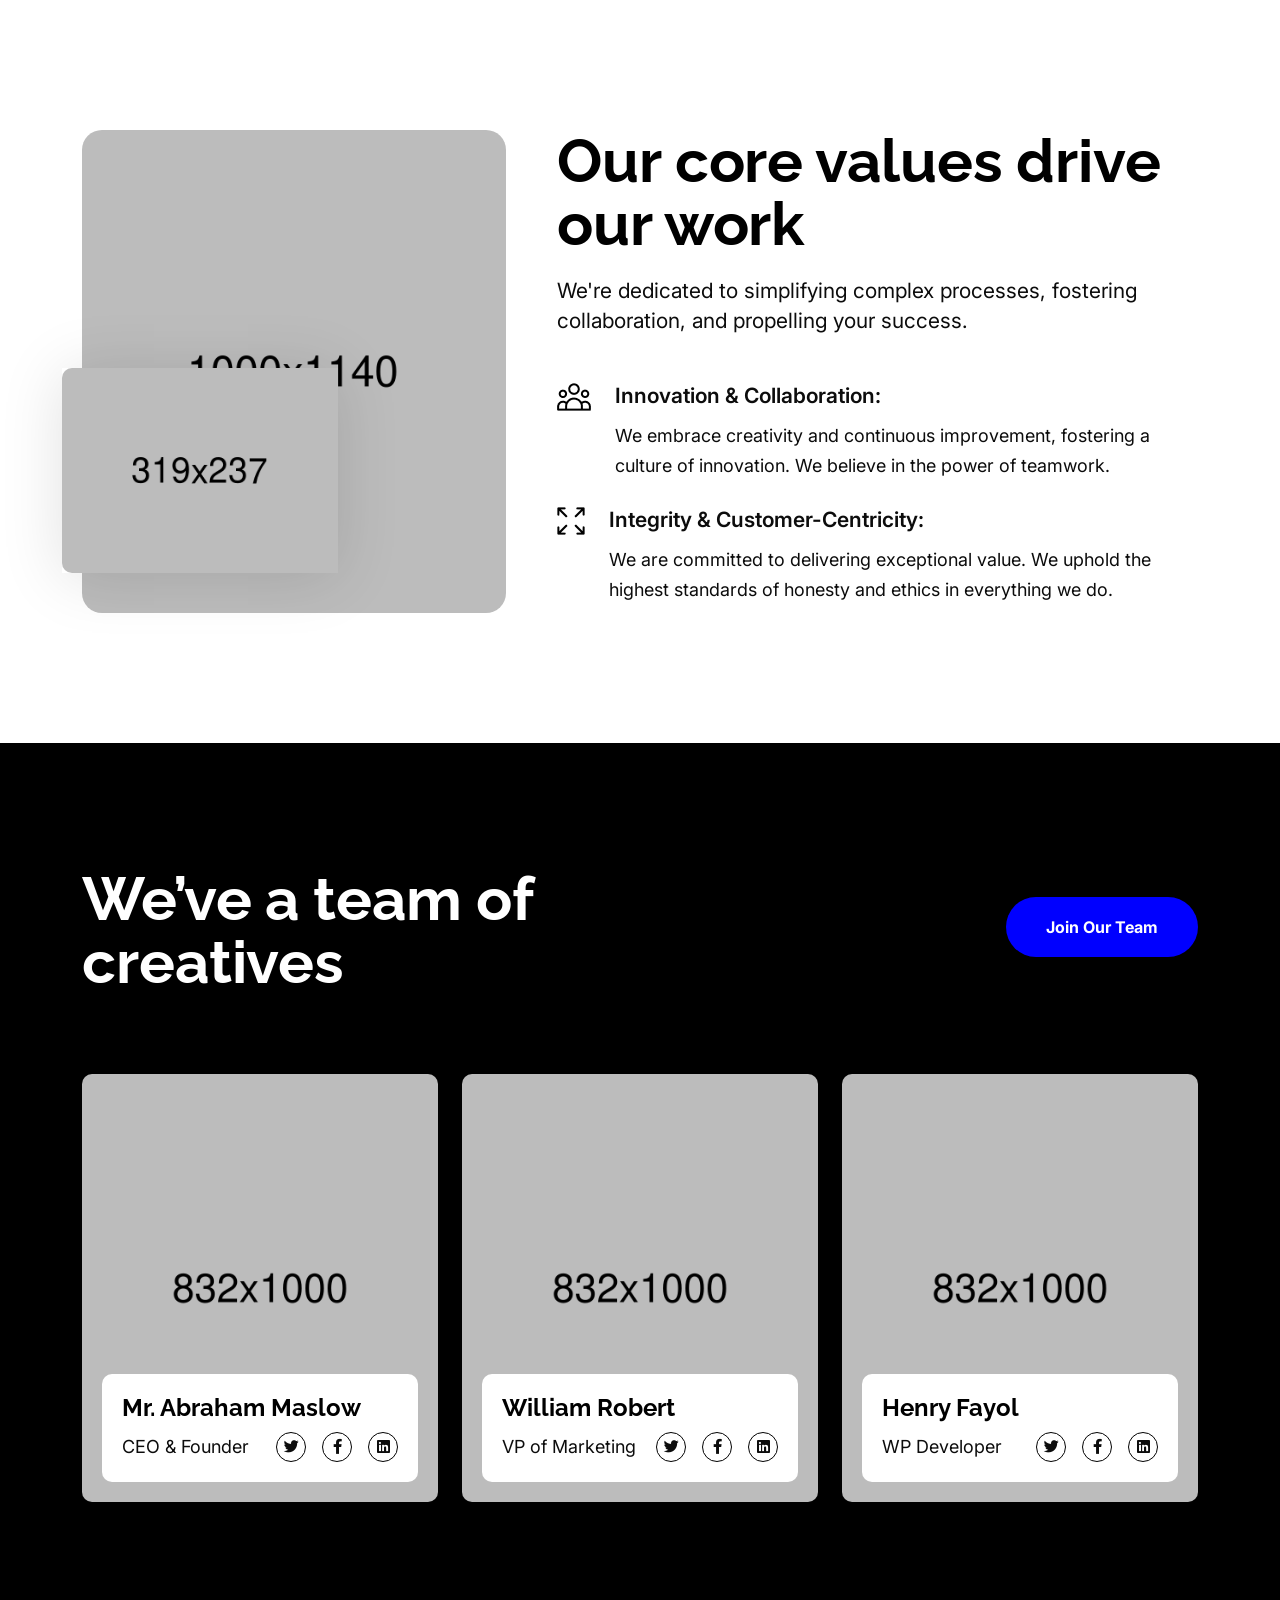
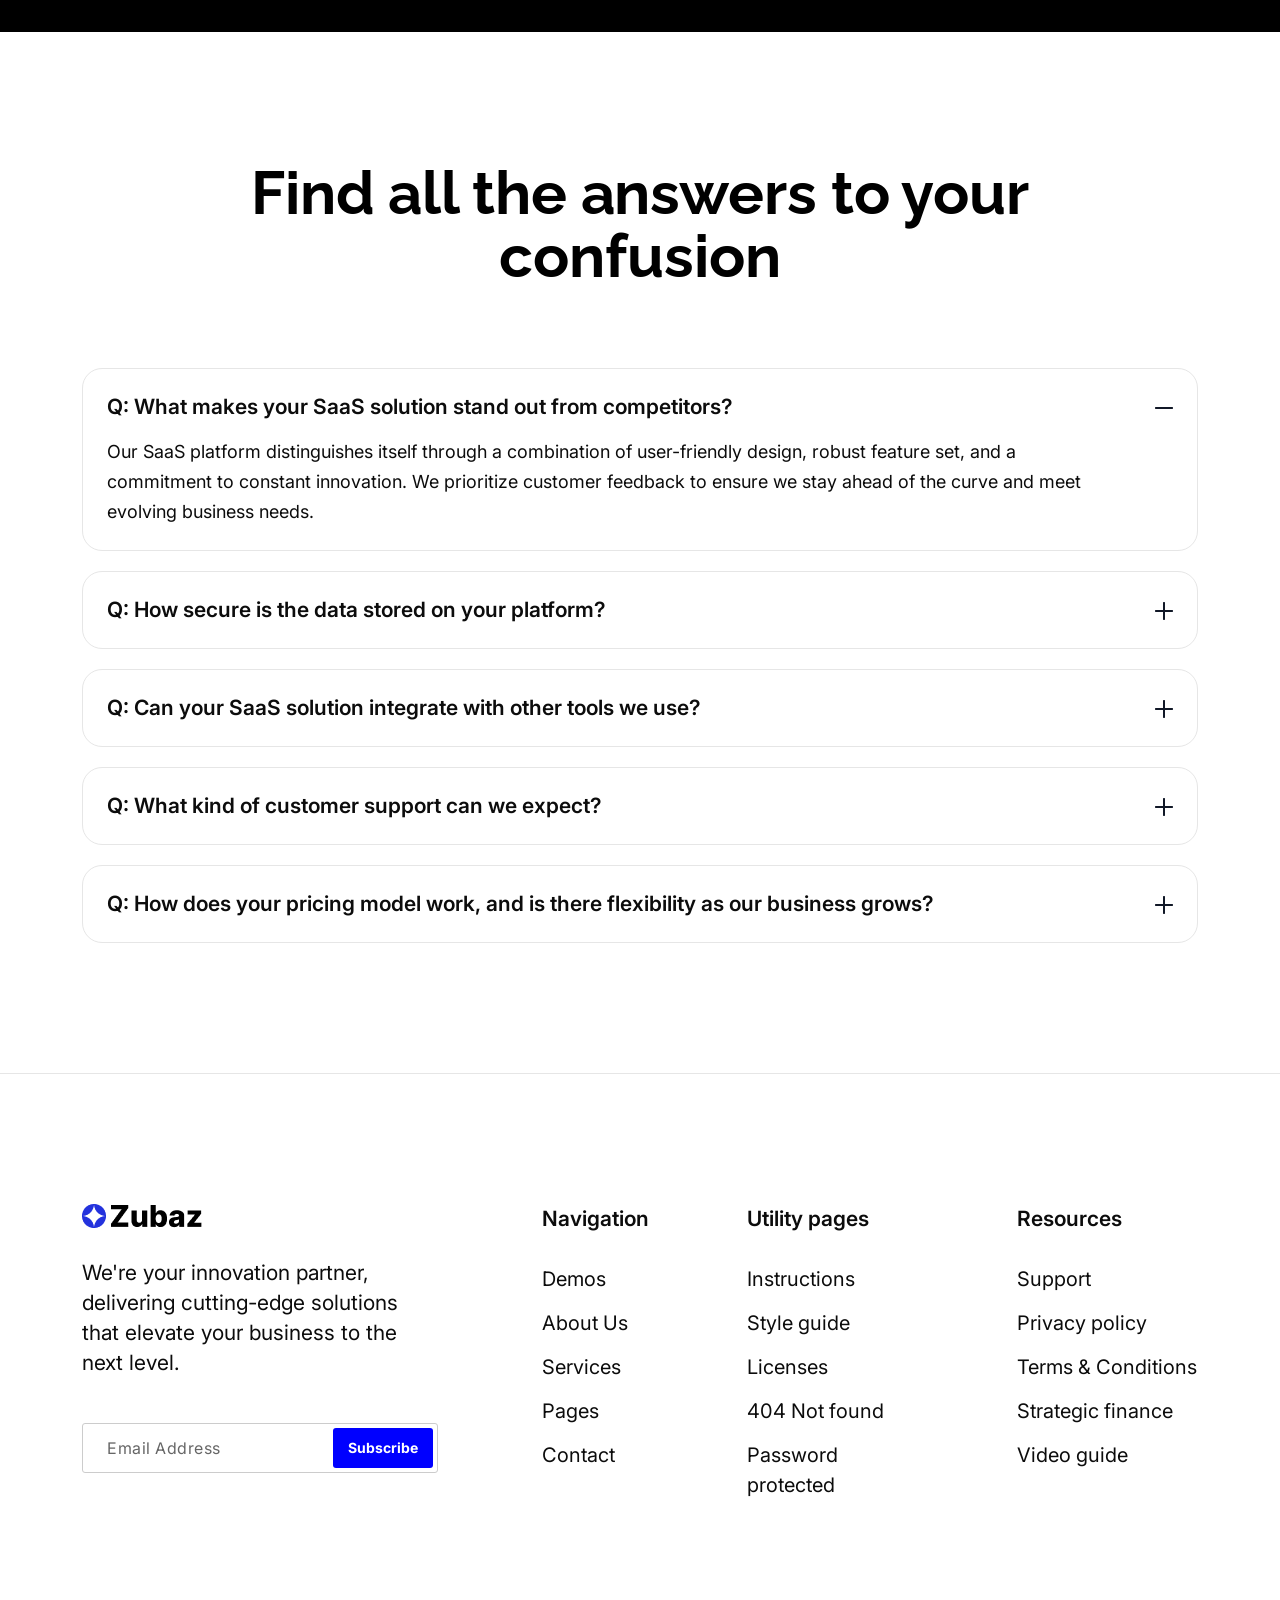
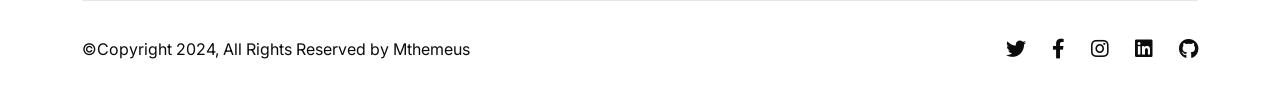
<file: about-us.html>
<!DOCTYPE html>
<html lang="en">

<head>
  <meta charset="UTF-8">
  <meta http-equiv="X-UA-Compatible" content="IE=edge">
  <meta name="viewport" content="width=device-width, initial-scale=1.0">
  <title>Zubuz || Responsive HTML 5 Template</title>

  <link rel="shortcut icon" href="assets/images/favicon.ico" type="image/x-icon">
  <link rel="icon" href="assets/images/favicon.ico" type="image/x-icon">
  <!--- End favicon-->

  <link href="https://fonts.googleapis.com/css2?family=Inter:wght@400;600&family=Raleway:wght@600;700&display=swap" rel="stylesheet">
  <!-- End google font  -->

  <link rel="stylesheet" href="assets/css/bootstrap.min.css">
  <link rel="stylesheet" href="assets/css/magnific-popup.css">
  <link rel="stylesheet" href="assets/css/slick.css">
  <link rel="stylesheet" href="assets/css/animate.css">
  <link rel="stylesheet" href="assets/css/fontawesome.css">


  <!-- Code Editor  -->

  <link rel="stylesheet" href="assets/css/main.css">
  <link rel="stylesheet" href="assets/css/app.min.css">
</head>

<body class="light">

  <div class="zubuz-preloader-wrap">
    <div class="zubuz-preloader">
      <div></div>
      <div></div>
      <div></div>
      <div></div>
    </div>
  </div>




  <header class="site-header site-header--menu-center zubuz-header-section dark-bg white-menu" id="sticky-menu">
    <div class="container">
      <nav class="navbar site-navbar">
        <!-- Brand Logo-->
        <div class="brand-logo">
          <a href="index.html">
            <img src="assets/images/logo/logo-white.png" alt="" class="light-version-logo">
          </a>
        </div>
        <div class="menu-block-wrapper">
          <div class="menu-overlay"></div>
          <nav class="menu-block" id="append-menu-header">
            <div class="mobile-menu-head">
              <div class="go-back">
                <i class="fa fa-angle-left"></i>
              </div>
              <div class="current-menu-title"></div>
              <div class="mobile-menu-close">&times;</div>
            </div>
            <ul class="site-menu-main">
              <li class="nav-item nav-item-has-children">
                <a href="#" class="nav-link-item drop-trigger">Demo <i class="fas fa-angle-down"></i></a>
                <ul class="sub-menu" id="submenu-1">
                  <li class="sub-menu--item">
                    <a href="index.html">
                      <span class="menu-item-text">Finance App</span>
                    </a>
                  </li>
                  <li class="sub-menu--item">
                    <a href="index-02.html">
                      <span class="menu-item-text">CRM Platform</span>
                    </a>
                  </li>
                  <li class="sub-menu--item">
                    <a href="index-03.html">
                      <span class="menu-item-text">SaaS Startups</span>
                    </a>
                  </li>
                </ul>
              </li>
              <li class="nav-item">
                <a href="about-us.html" class="nav-link-item">About Us</a>
              </li>
              <li class="nav-item nav-item-has-children">
                <a href="#" class="nav-link-item drop-trigger">Pages <i class="fas fa-angle-down"></i></a>
                <ul class="sub-menu" id="submenu-2">
                  <li class="sub-menu--item">
                    <a href="about-us.html">
                      <span class="menu-item-text">About Us</span>
                    </a>
                  </li>
                  <li class="sub-menu--item">
                    <a href="pricing.html">
                      <span class="menu-item-text">Pricing</span>
                    </a>
                  </li>
                  <li class="sub-menu--item nav-item-has-children">
                    <a href="#" data-menu-get="h3" class="drop-trigger">blog <i class="fas fa-angle-down"></i></a>
                    <ul class="sub-menu shape-none" id="submenu-3">
                      <li class="sub-menu--item">
                        <a href="blog.html">
                          <span class="menu-item-text">Our Blog</span>
                        </a>
                      </li>
                      <li class="sub-menu--item">
                        <a href="blog-column-one.html">
                          <span class="menu-item-text">blog column one</span>
                        </a>
                      </li>
                      <li class="sub-menu--item">
                        <a href="blog-column-two.html">
                          <span class="menu-item-text">blog column two</span>
                        </a>
                      </li>
                      <li class="sub-menu--item">
                        <a href="single-blog.html">
                          <span class="menu-item-text">blog details</span>
                        </a>
                      </li>
                    </ul>
                  </li>
                  <li class="sub-menu--item nav-item-has-children">
                    <a href="#" data-menu-get="h3" class="drop-trigger">Service<i class="fas fa-angle-down"></i>
                    </a>
                    <ul class="sub-menu shape-none" id="submenu-4">
                      <li class="sub-menu--item">
                        <a href="service.html">
                          <span class="menu-item-text">service</span>
                        </a>
                      </li>
                      <li class="sub-menu--item">
                        <a href="single-service.html">
                          <span class="menu-item-text">service details</span>
                        </a>
                      </li>
                    </ul>
                  </li>
                  <li class="sub-menu--item nav-item-has-children">
                    <a href="#" data-menu-get="h3" class="drop-trigger">Team<i class="fas fa-angle-down"></i>
                    </a>
                    <ul class="sub-menu shape-none" id="submenu-5">
                      <li class="sub-menu--item">
                        <a href="team.html">
                          <span class="menu-item-text">team</span>
                        </a>
                      </li>
                      <li class="sub-menu--item">
                        <a href="single-team.html">
                          <span class="menu-item-text">team details</span>
                        </a>
                      </li>
                    </ul>
                  </li>
                  <li class="sub-menu--item nav-item-has-children">
                    <a href="#" data-menu-get="h3" class="drop-trigger">Career<i class="fas fa-angle-down"></i>
                    </a>
                    <ul class="sub-menu shape-none" id="submenu-6">
                      <li class="sub-menu--item">
                        <a href="career.html">
                          <span class="menu-item-text">Career</span>
                        </a>
                      </li>
                      <li class="sub-menu--item">
                        <a href="single-career.html">
                          <span class="menu-item-text">Career details</span>
                        </a>
                      </li>
                    </ul>
                  </li>
                  <li class="sub-menu--item nav-item-has-children">
                    <a href="#" data-menu-get="h3" class="drop-trigger">Portfolio<i class="fas fa-angle-down"></i>
                    </a>
                    <ul class="sub-menu shape-none" id="submenu-7">
                      <li class="sub-menu--item">
                        <a href="portfolio-grid.html">
                          <span class="menu-item-text">portfolio gird</span>
                        </a>
                      </li>
                      <li class="sub-menu--item">
                        <a href="portfolio-classic.html">
                          <span class="menu-item-text">portfolio classic</span>
                        </a>
                      </li>
                      <li class="sub-menu--item">
                        <a href="single-portfolio.html">
                          <span class="menu-item-text">Single Portfolio</span>
                        </a>
                      </li>
                    </ul>
                  </li>
                  <li class="sub-menu--item nav-item-has-children">
                    <a href="#" data-menu-get="h3" class="drop-trigger">Utility<i class="fas fa-angle-down"></i>
                    </a>
                    <ul class="sub-menu shape-none" id="submenu-8">
                      <li class="sub-menu--item">
                        <a href="faq.html">
                          <span class="menu-item-text">faq</span>
                        </a>
                      </li>
                      <li class="sub-menu--item">
                        <a href="errors-404.html">
                          <span class="menu-item-text">Error 404</span>
                        </a>
                      </li>
                      <li class="sub-menu--item">
                        <a href="integrations.html">
                          <span class="menu-item-text">integrations</span>
                        </a>
                      </li>
                      <li class="sub-menu--item">
                        <a href="testimonials.html">
                          <span class="menu-item-text">testimonials</span>
                        </a>
                      </li>
                      <li class="sub-menu--item">
                        <a href="coming-soon.html">
                          <span class="menu-item-text">Coming Soon</span>
                        </a>
                      </li>
                    </ul>
                  </li>
                  <li class="sub-menu--item nav-item-has-children">
                    <a href="#" data-menu-get="h3" class="drop-trigger">Account<i class="fas fa-angle-down"></i>
                    </a>
                    <ul class="sub-menu shape-none" id="submenu-9">
                      <li class="sub-menu--item">
                        <a href="sign-up.html">
                          <span class="menu-item-text">sign up</span>
                        </a>
                      </li>
                      <li class="sub-menu--item">
                        <a href="sign-in.html">
                          <span class="menu-item-text">sign in</span>
                        </a>
                      </li>
                      <li class="sub-menu--item">
                        <a href="reset-password.html">
                          <span class="menu-item-text">reset password</span>
                        </a>
                      </li>
                    </ul>
                  </li>
                </ul>
              </li>
              <li class="nav-item nav-item-has-children">
                <a href="#" class="nav-link-item drop-trigger">Blog <i class="fas fa-angle-down"></i></a>
                <ul class="sub-menu" id="submenu-10">
                  <li class="sub-menu--item">
                    <a href="blog.html">
                      <span class="menu-item-text">Our Blog</span>
                    </a>
                  </li>
                  <li class="sub-menu--item">
                    <a href="blog-column-one.html">
                      <span class="menu-item-text">blog column one</span>
                    </a>
                  </li>
                  <li class="sub-menu--item">
                    <a href="blog-column-two.html">
                      <span class="menu-item-text">blog column two</span>
                    </a>
                  </li>
                  <li class="sub-menu--item">
                    <a href="single-blog.html">
                      <span class="menu-item-text">blog details</span>
                    </a>
                  </li>
                </ul>
              </li>
              <li class="nav-item">
                <a href="contact-us.html" class="nav-link-item">Contact Us</a>
              </li>
            </ul>
          </nav>
        </div>

        <div class="header-btn header-btn-l1 ms-auto d-none d-xs-inline-flex">
          <div class="zubuz-header-btn-wrap">
            <a class="zubuz-login-btn" href="sign-up.html">Login</a>
          </div>
          <a class="zubuz-default-btn zubuz-header-btn" href="contact-us.html">
            <span>Get Started</span>
          </a>
        </div>
        <!-- mobile menu trigger -->
        <div class="mobile-menu-trigger light">
          <span></span>
        </div>
        <!--/.Mobile Menu Hamburger Ends-->
      </nav>
    </div>
  </header>
  <!--End landex-header-section -->

  <div class="zubuz-breadcrumb">
    <div class="container">
      <h1 class="post__title">About Us</h1>
      <nav class="breadcrumbs">
        <ul>
          <li><a href="index.html">Home</a></li>
          <li aria-current="page"> About Us</li>
        </ul>
      </nav>

    </div>
  </div>
  <!-- End breadcrumb -->

  <div class="section zubuz-section-padding3">
    <div class="container">
      <div class="zubuz-section-title zubuz-two-column-title">
        <div class="row">
          <div class="col-lg-7">
            <h2>Our company's journey story</h2>
          </div>
          <div class="col-lg-5 d-flex align-items-center">
            <p>Born in 2010 out of a passion for innovation and a commitment to redefining industry standards. Our story is one of resilience and creativity.</p>
          </div>
        </div>
      </div>
      <div class="row">
        <div class="col-lg-4 col-md-4">
          <div class="zubuz-about-thumb">
            <img src="assets/images/about/about1.png" alt="">
          </div>
          <div class="zubuz-about-thumb">
            <img src="assets/images/about/about1.png" alt="">
          </div>
        </div>
        <div class="col-lg-4 col-md-4">
          <div class="zubuz-about-thumb">
            <img src="assets/images/about/about3.png" alt="">
          </div>
        </div>
        <div class="col-lg-4 col-md-4">
          <div class="zubuz-about-thumb">
            <img src="assets/images/about/about4.png" alt="">
          </div>
          <div class="zubuz-about-thumb">
            <img src="assets/images/about/about5.png" alt="">
          </div>
        </div>
      </div>
    </div>
  </div>
  <!-- End Section -->

  <div class="section zubuz-section-padding5">
    <div id="zubuz-counter"></div>
    <div class="container">
      <div class="zubuz-counter-wrap2">
        <div class="zubuz-counter-data primary-color">
          <h2 class="zubuz-counter-number"><span data-percentage="15" class="zubuz-counter"></span><em>+</em></h2>
          <p>Years of experience</p>
        </div>
        <div class="zubuz-counter-data primary-color">
          <h2 class="zubuz-counter-number"><span data-percentage="2" class="zubuz-counter"></span><em>K</em></h2>
          <p>Monthly active user</p>
        </div>
        <div class="zubuz-counter-data primary-color">
          <h2 class="zubuz-counter-number"><span data-percentage="100" class="zubuz-counter"></span><em>%</em></h2>
          <p>Client satisfaction score</p>
        </div>
        <div class="zubuz-counter-data primary-color">
          <h2 class="zubuz-counter-number"><span data-percentage="30" class="zubuz-counter"></span><em>K</em></h2>
          <p>Successful project</p>
        </div>
      </div>
    </div>
  </div>
  <!-- End section -->

  <div class="zubuz-divider"></div>
  <!-- end divider -->

  <div class="section zubuz-section-padding2">
    <div class="container">
      <div class="row">
        <div class="col-lg-5">
          <div class="zubuz-v3-thumb">
            <img src="assets/images/v3/thumb-v3-2.png" alt="">
            <div class="zubuz-v3-card">
              <img src="assets/images/v3/card-v3-4.png" alt="">
            </div>
          </div>
        </div>
        <div class="col-lg-7">
          <div class="zubuz-default-content m-left">
            <h2>Our core values drive our work</h2>
            <p>We're dedicated to simplifying complex processes, fostering collaboration, and propelling your success.</p>
            <div class="zubuz-extara-mt">
              <div class="zubuz-iconbox-wrap-left mw-100">
                <div class="zubuz-iconbox-icon none-bg">
                  <img src="assets/images/about/icon1.png" alt="">
                </div>
                <div class="zubuz-iconbox-data data-small">
                  <span>Innovation & Collaboration:</span>
                  <p>We embrace creativity and continuous improvement, fostering a culture of innovation. We believe in the power of teamwork.</p>
                </div>
              </div>
              <div class="zubuz-iconbox-wrap-left mw-100">
                <div class="zubuz-iconbox-icon none-bg">
                  <img src="assets/images/about/icon2.png" alt="">
                </div>
                <div class="zubuz-iconbox-data data-small">
                  <span>Integrity & Customer-Centricity:</span>
                  <p>We are committed to delivering exceptional value. We uphold the highest standards of honesty and ethics in everything we do.</p>
                </div>
              </div>
            </div>
          </div>
        </div>
      </div>
    </div>
  </div>
  <!-- End section -->

  <div class="section zubuz-section-padding3 dark-bg">
    <div class="container">
      <div class="zubuz-section-title light zubuz-two-column-title">
        <div class="row">
          <div class="col-lg-6">
            <h2>We’ve a team of creatives</h2>
          </div>
          <div class="col-lg-6 d-flex align-items-center">
            <div class="zubuz-title-btn">
              <a class="zubuz-default-btn pill" href="team.html">
                <span>Join Our Team</span>
              </a>
            </div>
          </div>
        </div>
      </div>
      <div class="row">
        <div class="col-xl-4 col-md-6">
          <div class="zubuz-team-wrap">
            <div class="zubuz-team-thumb">
              <img src="assets/images/team/team1.png" alt="">
              <div class="zubuz-team-data">
                <a href="">
                  <h4>Mr. Abraham Maslow</h4>
                </a>
                <p>CEO & Founder</p>
                <div class="zubuz-social-icon social-box small-box position">
                  <ul>
                    <li>
                      <a href="https://twitter.com/" target="_blank">
                        <i class="fab fa-twitter"></i>
                      </a>
                    </li>
                    <li>
                      <a href="https://facebook.com/" target="_blank">
                        <i class="fab fa-facebook-f"></i>
                      </a>
                    </li>
                    <li>
                      <a href="https://www.linkedin.com/" target="_blank">
                        <i class="fab fa-linkedin"></i>
                      </a>
                    </li>
                  </ul>
                </div>
              </div>
            </div>

          </div>
        </div>
        <div class="col-xl-4 col-md-6">
          <div class="zubuz-team-wrap">
            <div class="zubuz-team-thumb">
              <img src="assets/images/team/team6.png" alt="">
              <div class="zubuz-team-data">
                <a href="">
                  <h4>William Robert</h4>
                </a>
                <p>VP of Marketing</p>
                <div class="zubuz-social-icon social-box small-box position">
                  <ul>
                    <li>
                      <a href="https://twitter.com/" target="_blank">
                        <i class="fab fa-twitter"></i>
                      </a>
                    </li>
                    <li>
                      <a href="https://facebook.com/" target="_blank">
                        <i class="fab fa-facebook-f"></i>
                      </a>
                    </li>
                    <li>
                      <a href="https://www.linkedin.com/" target="_blank">
                        <i class="fab fa-linkedin"></i>
                      </a>
                    </li>
                  </ul>
                </div>
              </div>
            </div>
          </div>
        </div>
        <div class="col-xl-4 col-md-6">
          <div class="zubuz-team-wrap">
            <div class="zubuz-team-thumb">
              <img src="assets/images/team/team5.png" alt="">
              <div class="zubuz-team-data">
                <a href="">
                  <h4>Henry Fayol</h4>
                </a>
                <p>WP Developer</p>
                <div class="zubuz-social-icon social-box small-box position">
                  <ul>
                    <li>
                      <a href="https://twitter.com/" target="_blank">
                        <i class="fab fa-twitter"></i>
                      </a>
                    </li>
                    <li>
                      <a href="https://facebook.com/" target="_blank">
                        <i class="fab fa-facebook-f"></i>
                      </a>
                    </li>
                    <li>
                      <a href="https://www.linkedin.com/" target="_blank">
                        <i class="fab fa-linkedin"></i>
                      </a>
                    </li>
                  </ul>
                </div>
              </div>
            </div>
          </div>
        </div>
      </div>
    </div>
  </div>
  <!-- End Section -->

  <div class="section zubuz-section-padding2">
    <div class="container">
      <div class="zubuz-section-title center">
        <h2>Find all the answers to your confusion</h2>
      </div>
      <div class="zubuz-accordion-wrap zubuz-accordion-wrap2" id="zubuz-accordion">
        <div class="zubuz-accordion-item open">
          <div class="zubuz-accordion-header">
            <p>Q: What makes your SaaS solution stand out from competitors?</p>
            <div class="zubuz-active-icon">
              <img src="assets/images/v3/plus.png" alt="">
            </div>
            <div class="zubuz-inactive-icon">
              <img src="assets/images/v3/minus.png" alt="">
            </div>
          </div>
          <div class="zubuz-accordion-body">
            <p> Our SaaS platform distinguishes itself through a combination of user-friendly design, robust feature set, and a commitment to constant innovation. We prioritize customer feedback to ensure we stay ahead of the curve and meet evolving business needs.</p>
          </div>
        </div>
        <div class="zubuz-accordion-item">
          <div class="zubuz-accordion-header">
            <p>Q: How secure is the data stored on your platform?</p>
            <div class="zubuz-active-icon">
              <img src="assets/images/v3/plus.png" alt="">
            </div>
            <div class="zubuz-inactive-icon">
              <img src="assets/images/v3/minus.png" alt="">
            </div>
          </div>
          <div class="zubuz-accordion-body">
            <p>Security is our top priority. We employ state-of-the-art encryption, regular security audits, and compliance with industry standards to safeguard your data. Our commitment is to provide a secure environment for your valuable information.</p>
          </div>
        </div>
        <div class="zubuz-accordion-item">
          <div class="zubuz-accordion-header">
            <p>Q: Can your SaaS solution integrate with other tools we use?</p>
            <div class="zubuz-active-icon">
              <img src="assets/images/v3/plus.png" alt="">
            </div>
            <div class="zubuz-inactive-icon">
              <img src="assets/images/v3/minus.png" alt="">
            </div>
          </div>
          <div class="zubuz-accordion-body">
            <p>Absolutely. We understand the importance of seamless integration. Our SaaS solution is designed to work harmoniously with a variety of popular tools and platforms, ensuring a smooth workflow and reducing any disruptions to your current processes.</p>
          </div>
        </div>
        <div class="zubuz-accordion-item">
          <div class="zubuz-accordion-header">
            <p>Q: What kind of customer support can we expect?</p>
            <div class="zubuz-active-icon">
              <img src="assets/images/v3/plus.png" alt="">
            </div>
            <div class="zubuz-inactive-icon">
              <img src="assets/images/v3/minus.png" alt="">
            </div>
          </div>
          <div class="zubuz-accordion-body">
            <p>Our customer support team is dedicated to your success. You can expect prompt responses, helpful resources, and, if needed, personalized assistance. We believe in building long-lasting relationships with our users, and exceptional support.</p>
          </div>
        </div>
        <div class="zubuz-accordion-item">
          <div class="zubuz-accordion-header">
            <p>Q: How does your pricing model work, and is there flexibility as our business grows?</p>
            <div class="zubuz-active-icon plus">
              <img src="assets/images/v3/plus.png" alt="">
            </div>
            <div class="zubuz-inactive-icon">
              <img src="assets/images/v3/minus.png" alt="">
            </div>
          </div>
          <div class="zubuz-accordion-body">
            <p>We offer a range of flexible pricing plans to accommodate businesses of all sizes. Whether you're a startup or an enterprise, our pricing scales with your needs. You can choose from monthly or annual billing.</p>
          </div>
        </div>
      </div>
    </div>
  </div>
  <!-- End Section -->




  <footer class="zubuz-footer-section main-footer">
    <div class="container">
      <div class="zubuz-footer-top">
        <div class="row">
          <div class="col-xl-4 col-lg-12">
            <div class="zubuz-footer-textarea">
              <a href="">
                <img src="assets/images/logo/logo-dark.png" alt="">
              </a>
              <p>We're your innovation partner, delivering cutting-edge solutions that elevate your business to the next level.</p>
              <div class="zubuz-subscribe-one">
                <form action="#">
                  <input type="email" placeholder="Email Address">
                  <button class="zubuz-default-btn zubuz-subscription-btn one" id="zubuz-subscription-btn" type="submit">
                    <span>Subscribe</span>
                  </button>
                </form>
              </div>
            </div>
          </div>
          <div class="col-xl-3 col-md-4">
            <div class="zubuz-footer-menu extar-margin">
              <div class="zubuz-footer-title">
                <p>Navigation</p>
              </div>
              <ul>
                <li><a href="">Demos</a></li>
                <li><a href="">About Us</a></li>
                <li><a href="">Services</a></li>
                <li><a href="">Pages</a></li>
                <li><a href="">Contact</a></li>
              </ul>
            </div>
          </div>
          <div class="col-xl-2 col-md-4">
            <div class="zubuz-footer-menu">
              <div class="zubuz-footer-title">
                <p>Utility pages</p>
              </div>
              <ul>
                <li><a href="">Instructions</a></li>
                <li><a href="">Style guide</a></li>
                <li><a href="">Licenses</a></li>
                <li><a href="">404 Not found</a></li>
                <li><a href="">Password protected</a></li>
              </ul>
            </div>
          </div>
          <div class="col-xl-3 col-md-4">
            <div class="zubuz-footer-menu extar-margin">
              <div class="zubuz-footer-title">
                <p>Resources</p>
              </div>
              <ul>
                <li><a href="">Support</a></li>
                <li><a href="">Privacy policy</a></li>
                <li><a href="">Terms & Conditions</a></li>
                <li><a href="">Strategic finance</a></li>
                <li><a href="">Video guide</a></li>
              </ul>
            </div>
          </div>
        </div>
      </div>
      <div class="zubuz-footer-bottom">
        <div class="zubuz-social-icon order-md-2">
          <ul>
            <li>
              <a href="https://twitter.com/" target="_blank">
                <i class="fab fa-twitter"></i>
              </a>
            </li>
            <li>
              <a href="https://facebook.com/" target="_blank">
                <i class="fab fa-facebook-f"></i>
              </a>
            </li>
            <li>
              <a href="https://www.instagram.com/" target="_blank">
                <i class="fab fa-instagram"></i>
              </a>
            </li>
            <li>
              <a href="https://www.linkedin.com/" target="_blank">
                <i class="fab fa-linkedin"></i>
              </a>
            </li>
            <li>
              <a href="https://github.com/" target="_blank">
                <i class="fab fa-github"></i>
              </a>
            </li>
          </ul>
        </div>
        <div class="zubuz-copywright">
          <p> &copy;Copyright 2024, All Rights Reserved by Mthemeus</p>
        </div>
      </div>

    </div>
  </footer>





  <!-- scripts -->
  <script src="assets/js/jquery-3.6.0.min.js"></script>
  <script src="assets/js/bootstrap.bundle.min.js"></script>
  <script src="assets/js/menu/menu.js"></script>
  <script src="assets/js/isotope.pkgd.min.js"></script>
  <script src="assets/js/jquery.magnific-popup.min.js"></script>
  <script src="assets/js/slick.js"></script>
  <script src="assets/js/countdown.js"></script>
  <script src="assets/js/wow.min.js"></script>
  <script src="assets/js/faq.js"></script>

  <script src="assets/js/app.js"></script>


</body>
</html>
</file>
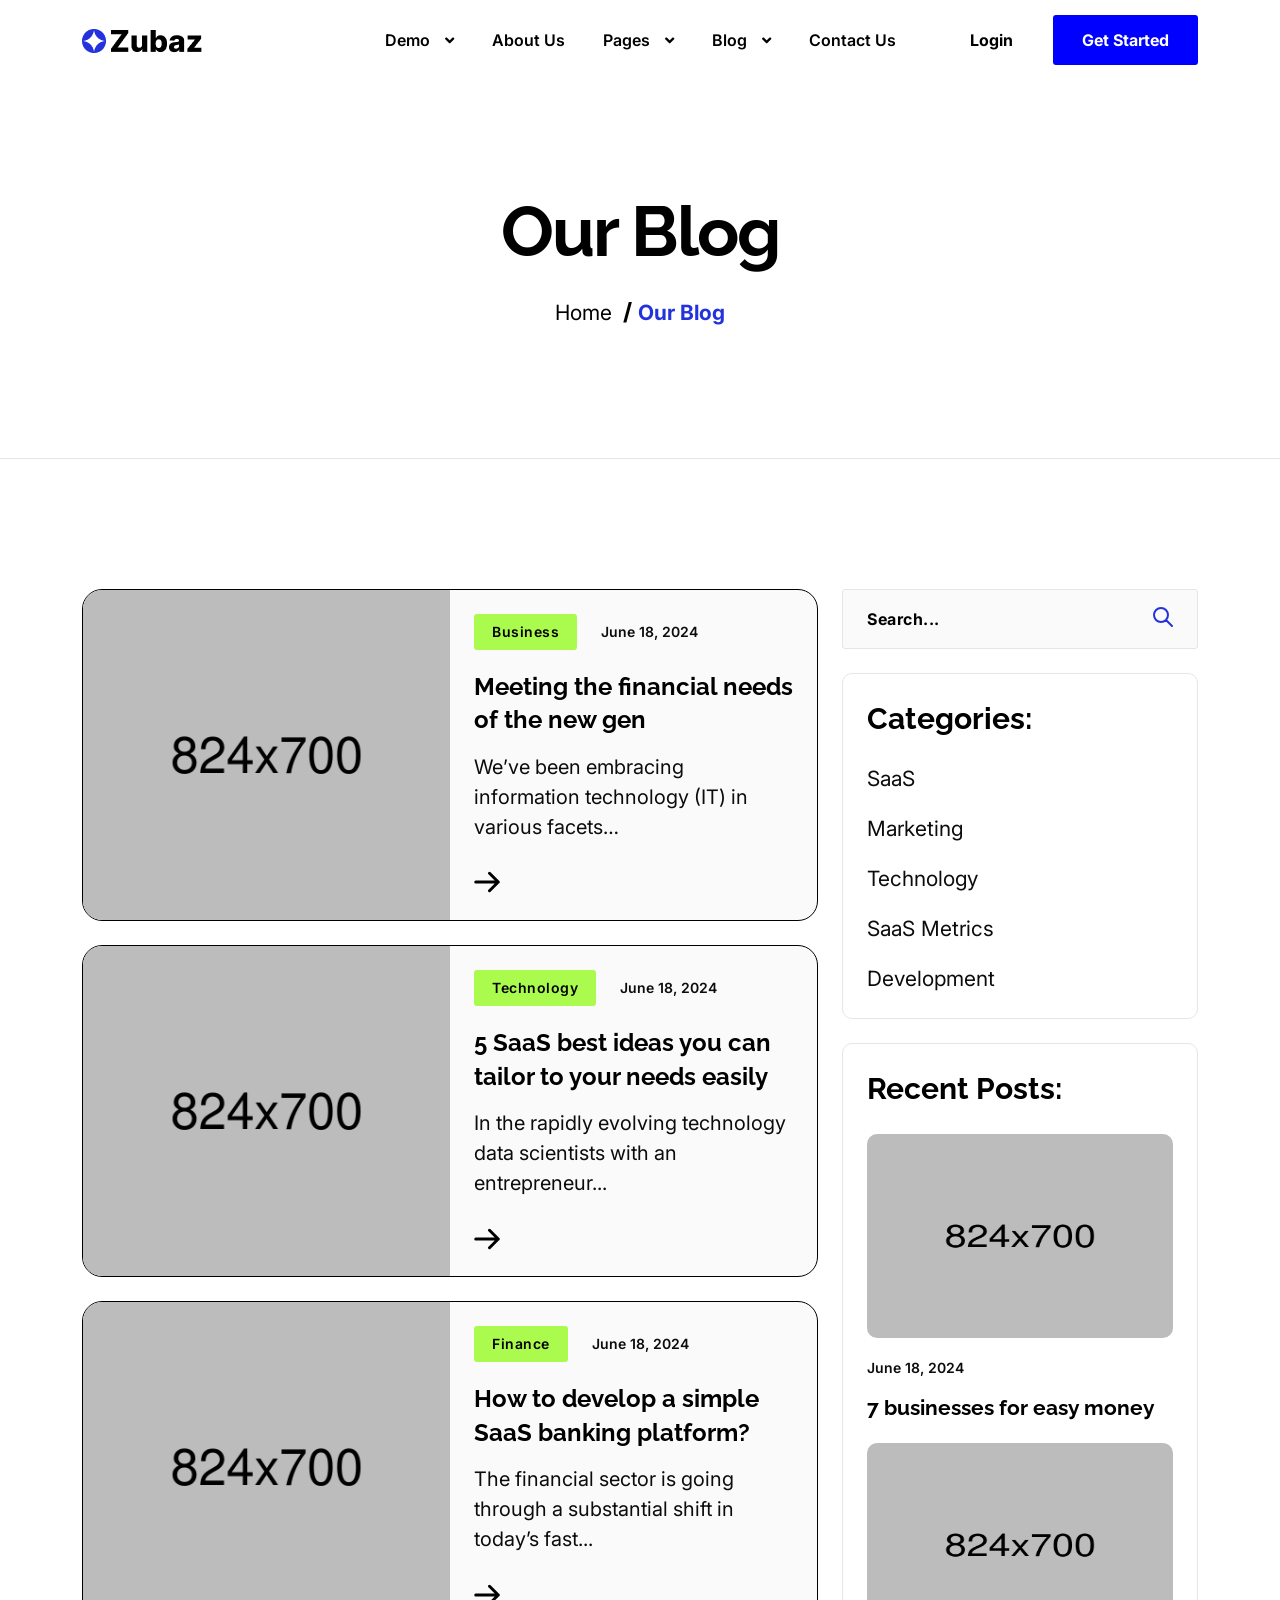
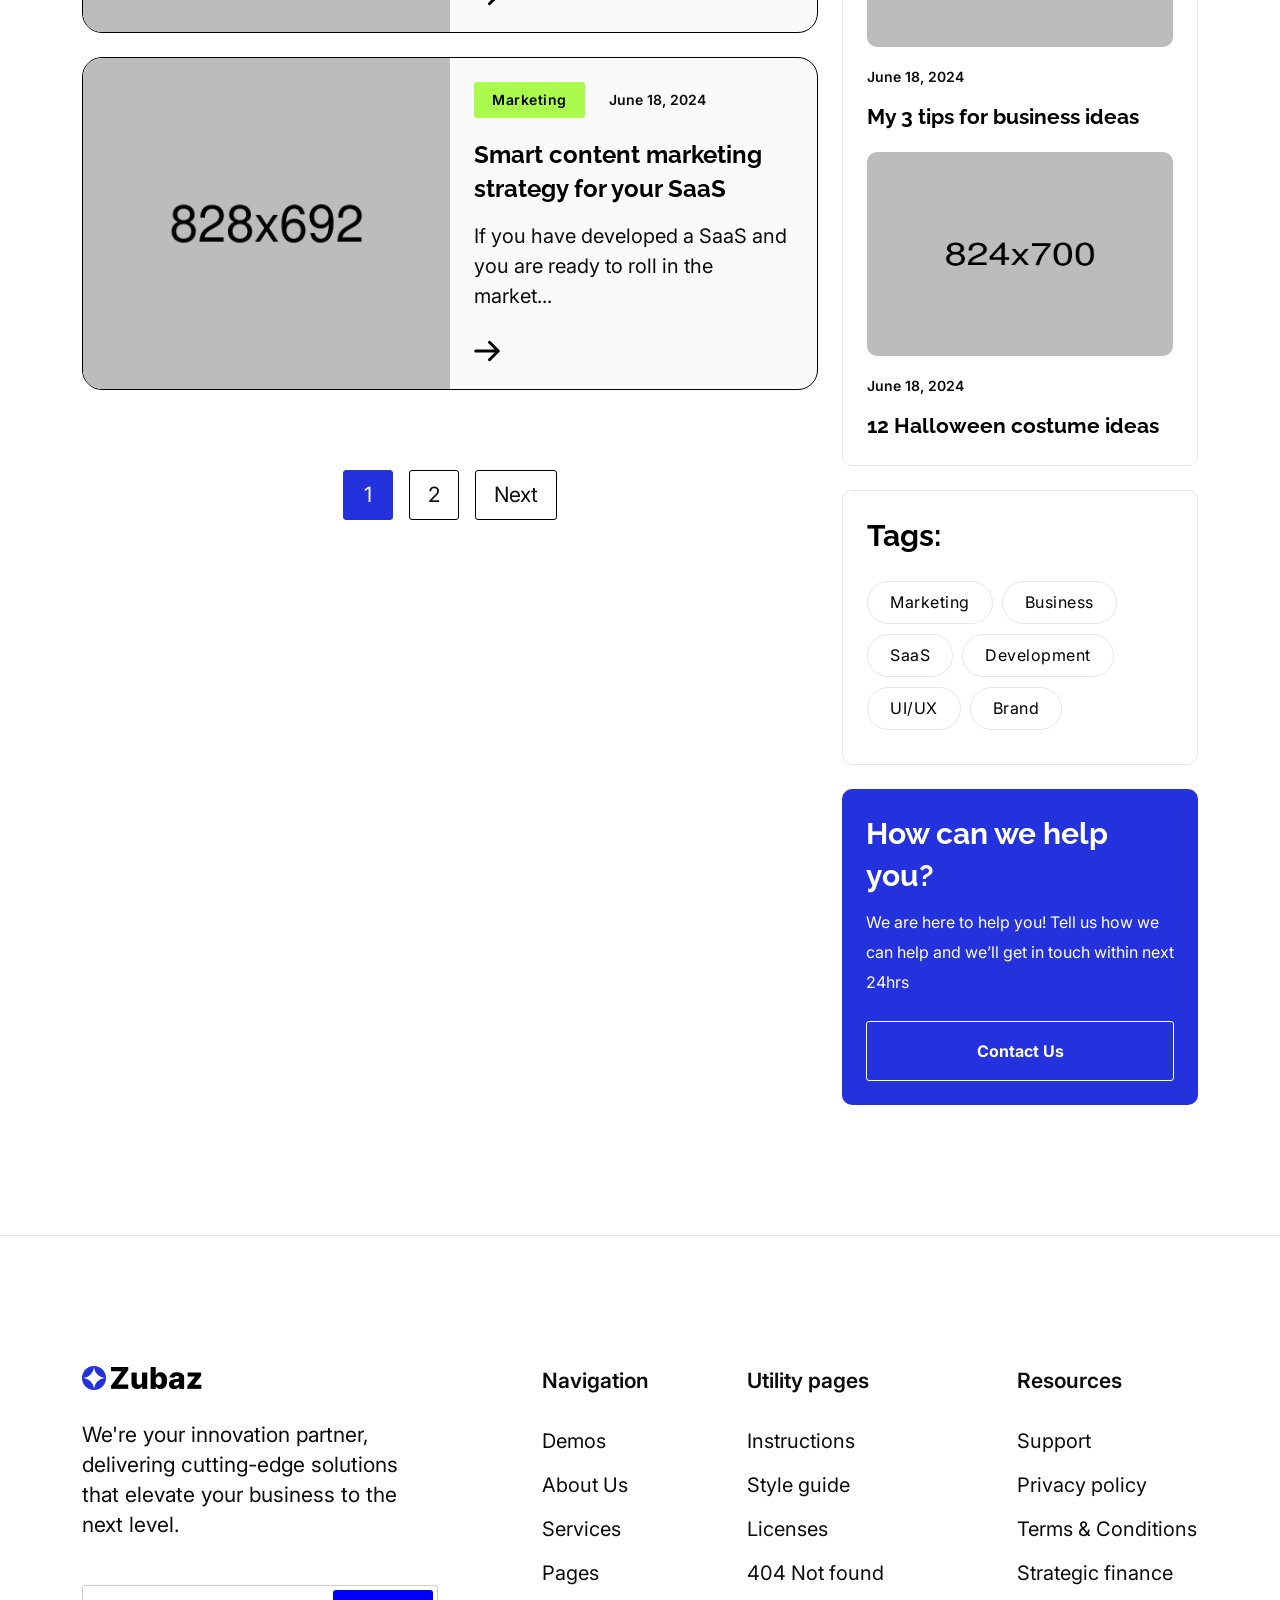
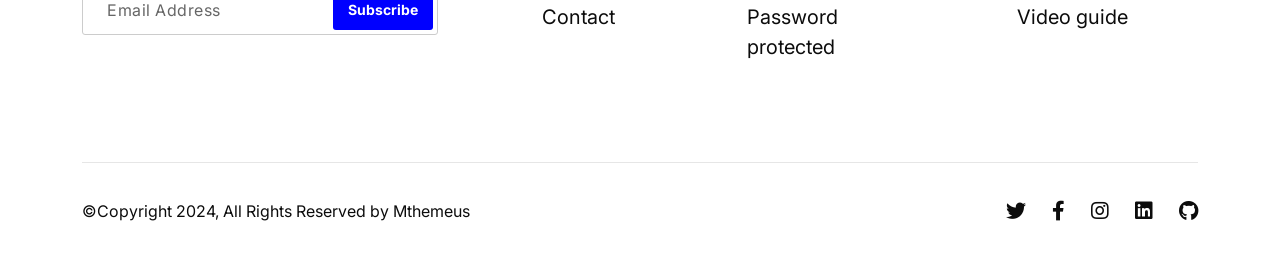
<file: blog-column-one.html>
<!DOCTYPE html>
<html lang="en">

<head>
  <meta charset="UTF-8">
  <meta http-equiv="X-UA-Compatible" content="IE=edge">
  <meta name="viewport" content="width=device-width, initial-scale=1.0">
  <title>Zubuz || Responsive HTML 5 Template</title>

  <link rel="shortcut icon" href="assets/images/favicon.ico" type="image/x-icon">
  <link rel="icon" href="assets/images/favicon.ico" type="image/x-icon">
  <!--- End favicon-->

  <link href="https://fonts.googleapis.com/css2?family=Inter:wght@400;600&family=Raleway:wght@600;700&display=swap" rel="stylesheet">
  <!-- End google font  -->

  <link rel="stylesheet" href="assets/css/bootstrap.min.css">
  <link rel="stylesheet" href="assets/css/magnific-popup.css">
  <link rel="stylesheet" href="assets/css/slick.css">
  <link rel="stylesheet" href="assets/css/animate.css">
  <link rel="stylesheet" href="assets/css/fontawesome.css">


  <!-- Code Editor  -->

  <link rel="stylesheet" href="assets/css/main.css">
  <link rel="stylesheet" href="assets/css/app.min.css">
</head>

<body class="light">

  <div class="zubuz-preloader-wrap">
    <div class="zubuz-preloader">
      <div></div>
      <div></div>
      <div></div>
      <div></div>
    </div>
  </div>




  <header class="site-header site-header--menu-center zubuz-header-section" id="sticky-menu">
    <div class="container">
      <nav class="navbar site-navbar">
        <!-- Brand Logo-->
        <div class="brand-logo">
          <a href="index.html">
            <img src="assets/images/logo/logo-dark.png" alt="" class="light-version-logo">
          </a>
        </div>
        <div class="menu-block-wrapper">
          <div class="menu-overlay"></div>
          <nav class="menu-block" id="append-menu-header">
            <div class="mobile-menu-head">
              <div class="go-back">
                <i class="fa fa-angle-left"></i>
              </div>
              <div class="current-menu-title"></div>
              <div class="mobile-menu-close">&times;</div>
            </div>
            <ul class="site-menu-main">
              <li class="nav-item nav-item-has-children">
                <a href="#" class="nav-link-item drop-trigger">Demo <i class="fas fa-angle-down"></i></a>
                <ul class="sub-menu" id="submenu-1">
                  <li class="sub-menu--item">
                    <a href="index.html">
                      <span class="menu-item-text">Finance App</span>
                    </a>
                  </li>
                  <li class="sub-menu--item">
                    <a href="index-02.html">
                      <span class="menu-item-text">CRM Platform</span>
                    </a>
                  </li>
                  <li class="sub-menu--item">
                    <a href="index-03.html">
                      <span class="menu-item-text">SaaS Startups</span>
                    </a>
                  </li>
                </ul>
              </li>
              <li class="nav-item">
                <a href="about-us.html" class="nav-link-item">About Us</a>
              </li>
              <li class="nav-item nav-item-has-children">
                <a href="#" class="nav-link-item drop-trigger">Pages <i class="fas fa-angle-down"></i></a>
                <ul class="sub-menu" id="submenu-2">
                  <li class="sub-menu--item">
                    <a href="about-us.html">
                      <span class="menu-item-text">About Us</span>
                    </a>
                  </li>
                  <li class="sub-menu--item">
                    <a href="pricing.html">
                      <span class="menu-item-text">Pricing</span>
                    </a>
                  </li>
                  <li class="sub-menu--item nav-item-has-children">
                    <a href="#" data-menu-get="h3" class="drop-trigger">blog <i class="fas fa-angle-down"></i></a>
                    <ul class="sub-menu shape-none" id="submenu-3">
                      <li class="sub-menu--item">
                        <a href="blog.html">
                          <span class="menu-item-text">Our Blog</span>
                        </a>
                      </li>
                      <li class="sub-menu--item">
                        <a href="blog-column-one.html">
                          <span class="menu-item-text">blog column one</span>
                        </a>
                      </li>
                      <li class="sub-menu--item">
                        <a href="blog-column-two.html">
                          <span class="menu-item-text">blog column two</span>
                        </a>
                      </li>
                      <li class="sub-menu--item">
                        <a href="single-blog.html">
                          <span class="menu-item-text">blog details</span>
                        </a>
                      </li>
                    </ul>
                  </li>
                  <li class="sub-menu--item nav-item-has-children">
                    <a href="#" data-menu-get="h3" class="drop-trigger">Service<i class="fas fa-angle-down"></i>
                    </a>
                    <ul class="sub-menu shape-none" id="submenu-4">
                      <li class="sub-menu--item">
                        <a href="service.html">
                          <span class="menu-item-text">service</span>
                        </a>
                      </li>
                      <li class="sub-menu--item">
                        <a href="single-service.html">
                          <span class="menu-item-text">service details</span>
                        </a>
                      </li>
                    </ul>
                  </li>
                  <li class="sub-menu--item nav-item-has-children">
                    <a href="#" data-menu-get="h3" class="drop-trigger">Team<i class="fas fa-angle-down"></i>
                    </a>
                    <ul class="sub-menu shape-none" id="submenu-5">
                      <li class="sub-menu--item">
                        <a href="team.html">
                          <span class="menu-item-text">team</span>
                        </a>
                      </li>
                      <li class="sub-menu--item">
                        <a href="single-team.html">
                          <span class="menu-item-text">team details</span>
                        </a>
                      </li>
                    </ul>
                  </li>
                  <li class="sub-menu--item nav-item-has-children">
                    <a href="#" data-menu-get="h3" class="drop-trigger">Portfolio<i class="fas fa-angle-down"></i>
                    </a>
                    <ul class="sub-menu shape-none" id="submenu-6">
                      <li class="sub-menu--item">
                        <a href="portfolio-02.html">
                          <span class="menu-item-text">Portfolio One Column</span>
                        </a>
                      </li>
                      <li class="sub-menu--item">
                        <a href="portfolio-01.html">
                          <span class="menu-item-text">Portfolio Two Column</span>
                        </a>
                      </li>
                      <li class="sub-menu--item">
                        <a href="single-portfolio.html">
                          <span class="menu-item-text">Single Portfolio</span>
                        </a>
                      </li>
                    </ul>
                  </li>
                  <li class="sub-menu--item nav-item-has-children">
                    <a href="#" data-menu-get="h3" class="drop-trigger">Utility<i class="fas fa-angle-down"></i>
                    </a>
                    <ul class="sub-menu shape-none" id="submenu-7">
                      <li class="sub-menu--item">
                        <a href="faq.html">
                          <span class="menu-item-text">faq</span>
                        </a>
                      </li>
                      <li class="sub-menu--item">
                        <a href="errors-404.html">
                          <span class="menu-item-text">Error 404</span>
                        </a>
                      </li>
                      <li class="sub-menu--item">
                        <a href="integrations.html">
                          <span class="menu-item-text">testimonial</span>
                        </a>
                      </li>
                      <li class="sub-menu--item">
                        <a href="coming-soon.html">
                          <span class="menu-item-text">Coming Soon</span>
                        </a>
                      </li>
                    </ul>
                  </li>
                  <li class="sub-menu--item nav-item-has-children">
                    <a href="#" data-menu-get="h3" class="drop-trigger">Account<i class="fas fa-angle-down"></i>
                    </a>
                    <ul class="sub-menu shape-none" id="submenu-8">
                      <li class="sub-menu--item">
                        <a href="sign-up.html">
                          <span class="menu-item-text">sign up</span>
                        </a>
                      </li>
                      <li class="sub-menu--item">
                        <a href="sign-in.html">
                          <span class="menu-item-text">sign in</span>
                        </a>
                      </li>
                      <li class="sub-menu--item">
                        <a href="reset-password.html">
                          <span class="menu-item-text">reset password</span>
                        </a>
                      </li>
                    </ul>
                  </li>
                </ul>
              </li>
              <li class="nav-item nav-item-has-children">
                <a href="#" class="nav-link-item drop-trigger">Blog <i class="fas fa-angle-down"></i></a>
                <ul class="sub-menu" id="submenu-9">
                  <li class="sub-menu--item">
                    <a href="blog.html">
                      <span class="menu-item-text">Our Blog</span>
                    </a>
                  </li>
                  <li class="sub-menu--item">
                    <a href="blog-column-one.html">
                      <span class="menu-item-text">blog column one</span>
                    </a>
                  </li>
                  <li class="sub-menu--item">
                    <a href="blog-column-two.html">
                      <span class="menu-item-text">blog column two</span>
                    </a>
                  </li>
                  <li class="sub-menu--item">
                    <a href="single-blog.html">
                      <span class="menu-item-text">blog details</span>
                    </a>
                  </li>
                </ul>
              </li>
              <li class="nav-item">
                <a href="contact-us.html" class="nav-link-item">Contact Us</a>
              </li>
            </ul>
          </nav>
        </div>

        <div class="header-btn header-btn-l1 ms-auto d-none d-xs-inline-flex">
          <div class="zubuz-header-btn-wrap">
            <a class="zubuz-login-btn" href="">Login</a>
          </div>
          <a class="zubuz-default-btn zubuz-header-btn" href="contact-us.html">
            <span>Get Started</span>
          </a>
        </div>
        <!-- mobile menu trigger -->
        <div class="mobile-menu-trigger light">
          <span></span>
        </div>
        <!--/.Mobile Menu Hamburger Ends-->
      </nav>
    </div>
  </header>
  <!--End landex-header-section -->

  <div class="zubuz-breadcrumb breadcrumb-light">
    <div class="container">
      <h1 class="post__title">Our Blog</h1>
      <nav class="breadcrumbs">
        <ul>
          <li><a href="index.html">Home</a></li>
          <li aria-current="page"> Our Blog</li>
        </ul>
      </nav>

    </div>
  </div>
  <!-- End breadcrumb -->

  <div class="section zubuz-section-padding2">
    <div class="container">
      <div class="row">
        <div class="col-lg-8">
          <div class="single-post-item two-column">
            <div class="post-thumbnail">
              <img src="assets/images/blog/blog1.png" alt="">
            </div>
            <div class="post-content">
              <div class="post-meta">
                <div class="post-category">
                  <a href="">Business</a>
                </div>
                <div class="post-date">
                  June 18, 2024
                </div>
              </div>
              <a href="single-blog.html">
                <h3 class="entry-title">
                  Meeting the financial needs of the new gen
                </h3>
              </a>
              <p>We’ve been embracing information technology (IT) in various facets…</p>
              <a class="post-read-more" href="single-blog.html">
                <svg width="26" height="22" viewBox="0 0 26 22" fill="none" xmlns="http://www.w3.org/2000/svg">
                  <path d="M15.5 2.25L24.25 11M24.25 11L15.5 19.75M24.25 11L1.75 11" stroke="black" stroke-width="3" stroke-linecap="round" stroke-linejoin="round" />
                </svg>
              </a>
            </div>
          </div>
          <div class="single-post-item two-column">
            <div class="post-thumbnail">
              <img src="assets/images/blog/blog2.png" alt="">
            </div>
            <div class="post-content">
              <div class="post-meta">
                <div class="post-category">
                  <a href="">Technology</a>
                </div>
                <div class="post-date">
                  June 18, 2024
                </div>
              </div>
              <a href="single-blog.html">
                <h3 class="entry-title">
                  5 SaaS best ideas you can tailor to your needs easily
                </h3>
              </a>
              <p>In the rapidly evolving technology data scientists with an entrepreneur...</p>
              <a class="post-read-more" href="single-blog.html">
                <svg width="26" height="22" viewBox="0 0 26 22" fill="none" xmlns="http://www.w3.org/2000/svg">
                  <path d="M15.5 2.25L24.25 11M24.25 11L15.5 19.75M24.25 11L1.75 11" stroke="black" stroke-width="3" stroke-linecap="round" stroke-linejoin="round" />
                </svg>
              </a>
            </div>
          </div>
          <div class="single-post-item two-column">
            <div class="post-thumbnail">
              <img src="assets/images/blog/blog3.png" alt="">
            </div>
            <div class="post-content">
              <div class="post-meta">
                <div class="post-category">
                  <a href="">Finance</a>
                </div>
                <div class="post-date">
                  June 18, 2024
                </div>
              </div>
              <a href="single-blog.html">
                <h3 class="entry-title">
                  How to develop a simple SaaS banking platform?
                </h3>
              </a>
              <p>The financial sector is going through a substantial shift in today’s fast...</p>
              <a class="post-read-more" href="single-blog.html">
                <svg width="26" height="22" viewBox="0 0 26 22" fill="none" xmlns="http://www.w3.org/2000/svg">
                  <path d="M15.5 2.25L24.25 11M24.25 11L15.5 19.75M24.25 11L1.75 11" stroke="black" stroke-width="3" stroke-linecap="round" stroke-linejoin="round" />
                </svg>
              </a>
            </div>
          </div>
          <div class="single-post-item two-column">
            <div class="post-thumbnail">
              <img src="assets/images/blog/blog.png" alt="">
            </div>
            <div class="post-content">
              <div class="post-meta">
                <div class="post-category">
                  <a href="">Marketing</a>
                </div>
                <div class="post-date">
                  June 18, 2024
                </div>
              </div>
              <a href="single-blog.html">
                <h3 class="entry-title">
                  Smart content marketing strategy for your SaaS
                </h3>
              </a>
              <p>If you have developed a SaaS and you are ready to roll in the market...</p>
              <a class="post-read-more" href="single-blog.html">
                <svg width="26" height="22" viewBox="0 0 26 22" fill="none" xmlns="http://www.w3.org/2000/svg">
                  <path d="M15.5 2.25L24.25 11M24.25 11L15.5 19.75M24.25 11L1.75 11" stroke="black" stroke-width="3" stroke-linecap="round" stroke-linejoin="round" />
                </svg>
              </a>
            </div>
          </div>
          <div class="zubuz-navigation">
            <nav class="navigation pagination" aria-label="Posts">
              <div class="nav-links">
                <span aria-current="page" class="page-numbers current">1</span>
                <a class="page-numbers" href="">2</a>
                <a class="next page-numbers" href="">
                  next
                </a>
              </div>
            </nav>
          </div>
        </div>
        <div class="col-lg-4">
          <div class="right-sidebar">
            <div class="widget">
              <div class="wp-block-search__inside-wrapper">
                <input type="search" placeholder="Search..." class="wp-block-search__input">
                <button id="wp-block-search__button" type="submit">
                  <img src="assets/images/icon/search.svg" alt="">
                </button>
              </div>
            </div>
            <div class="widget">
              <h3 class="wp-block-heading">Categories:</h3>
              <ul>
                <li><a href="">SaaS</a></li>
                <li><a href="">Marketing</a></li>
                <li><a href="">Technology</a></li>
                <li><a href="">SaaS Metrics</a></li>
                <li><a href="">Development</a></li>
              </ul>
            </div>
            <div class="widget zubuz_recent_posts_Widget">
              <h3 class="wp-block-heading">Recent Posts:</h3>
              <div class="post-item">
                <div class="post-thumb">
                  <a href="">
                    <img src="assets/images/blog/blog1.png" alt="">
                  </a>
                </div>
                <div class="post-text">
                  <div class="post-date">
                    June 18, 2024
                  </div>
                  <a class="post-title" href="">7 businesses for easy money</a>
                </div>
              </div>
              <div class="post-item">
                <div class="post-thumb">
                  <a href="">
                    <img src="assets/images/blog/blog2.png" alt="">
                  </a>
                </div>
                <div class="post-text">
                  <div class="post-date">
                    June 18, 2024
                  </div>
                  <a class="post-title" href="">My 3 tips for business ideas</a>
                </div>
              </div>
              <div class="post-item">
                <div class="post-thumb">
                  <a href="">
                    <img src="assets/images/blog/blog3.png" alt="">
                  </a>
                </div>
                <div class="post-text">
                  <div class="post-date">
                    June 18, 2024
                  </div>
                  <a class="post-title" href="">12 Halloween costume ideas</a>
                </div>
              </div>
            </div>
            <div class="widget">
              <h3 class="wp-block-heading">Tags:</h3>
              <div class="wp-block-tag-cloud">
                <a href="">Marketing</a>
                <a href="">Business</a>
                <a href="">SaaS</a>
                <a href="">Development</a>
                <a href="">UI/UX</a>
                <a href="">Brand</a>
              </div>
            </div>
            <div class="zubuz-blog-contact">
              <h3>How can we help you?</h3>
              <p>We are here to help you! Tell us how we can help and we’ll get in touch within next 24hrs</p>
              <a href="contact-us.html">Contact Us</a>
            </div>
          </div>
        </div>
      </div>
    </div>
  </div>
  <!-- End section -->



  <footer class="zubuz-footer-section main-footer">
    <div class="container">
      <div class="zubuz-footer-top">
        <div class="row">
          <div class="col-xl-4 col-lg-12">
            <div class="zubuz-footer-textarea">
              <a href="">
                <img src="assets/images/logo/logo-dark.png" alt="">
              </a>
              <p>We're your innovation partner, delivering cutting-edge solutions that elevate your business to the next level.</p>
              <div class="zubuz-subscribe-one">
                <form action="#">
                  <input type="email" placeholder="Email Address">
                  <button class="zubuz-default-btn zubuz-subscription-btn one" id="zubuz-subscription-btn" type="submit">
                    <span>Subscribe</span>
                  </button>
                </form>
              </div>
            </div>
          </div>
          <div class="col-xl-3 col-md-4">
            <div class="zubuz-footer-menu extar-margin">
              <div class="zubuz-footer-title">
                <p>Navigation</p>
              </div>
              <ul>
                <li><a href="">Demos</a></li>
                <li><a href="">About Us</a></li>
                <li><a href="">Services</a></li>
                <li><a href="">Pages</a></li>
                <li><a href="">Contact</a></li>
              </ul>
            </div>
          </div>
          <div class="col-xl-2 col-md-4">
            <div class="zubuz-footer-menu">
              <div class="zubuz-footer-title">
                <p>Utility pages</p>
              </div>
              <ul>
                <li><a href="">Instructions</a></li>
                <li><a href="">Style guide</a></li>
                <li><a href="">Licenses</a></li>
                <li><a href="">404 Not found</a></li>
                <li><a href="">Password protected</a></li>
              </ul>
            </div>
          </div>
          <div class="col-xl-3 col-md-4">
            <div class="zubuz-footer-menu extar-margin">
              <div class="zubuz-footer-title">
                <p>Resources</p>
              </div>
              <ul>
                <li><a href="">Support</a></li>
                <li><a href="">Privacy policy</a></li>
                <li><a href="">Terms & Conditions</a></li>
                <li><a href="">Strategic finance</a></li>
                <li><a href="">Video guide</a></li>
              </ul>
            </div>
          </div>
        </div>
      </div>
      <div class="zubuz-footer-bottom">
        <div class="zubuz-social-icon order-md-2">
          <ul>
            <li>
              <a href="https://twitter.com/" target="_blank">
                <i class="fab fa-twitter"></i>
              </a>
            </li>
            <li>
              <a href="https://facebook.com/" target="_blank">
                <i class="fab fa-facebook-f"></i>
              </a>
            </li>
            <li>
              <a href="https://www.instagram.com/" target="_blank">
                <i class="fab fa-instagram"></i>
              </a>
            </li>
            <li>
              <a href="https://www.linkedin.com/" target="_blank">
                <i class="fab fa-linkedin"></i>
              </a>
            </li>
            <li>
              <a href="https://github.com/" target="_blank">
                <i class="fab fa-github"></i>
              </a>
            </li>
          </ul>
        </div>
        <div class="zubuz-copywright">
          <p> &copy;Copyright 2024, All Rights Reserved by Mthemeus</p>
        </div>
      </div>

    </div>
  </footer>





  <!-- scripts -->
  <script src="assets/js/jquery-3.6.0.min.js"></script>
  <script src="assets/js/bootstrap.bundle.min.js"></script>
  <script src="assets/js/menu/menu.js"></script>
  <script src="assets/js/isotope.pkgd.min.js"></script>
  <script src="assets/js/jquery.magnific-popup.min.js"></script>
  <script src="assets/js/slick.js"></script>
  <script src="assets/js/countdown.js"></script>
  <script src="assets/js/wow.min.js"></script>
  <script src="assets/js/faq.js"></script>

  <script src="assets/js/app.js"></script>


</body>
</html>
</file>
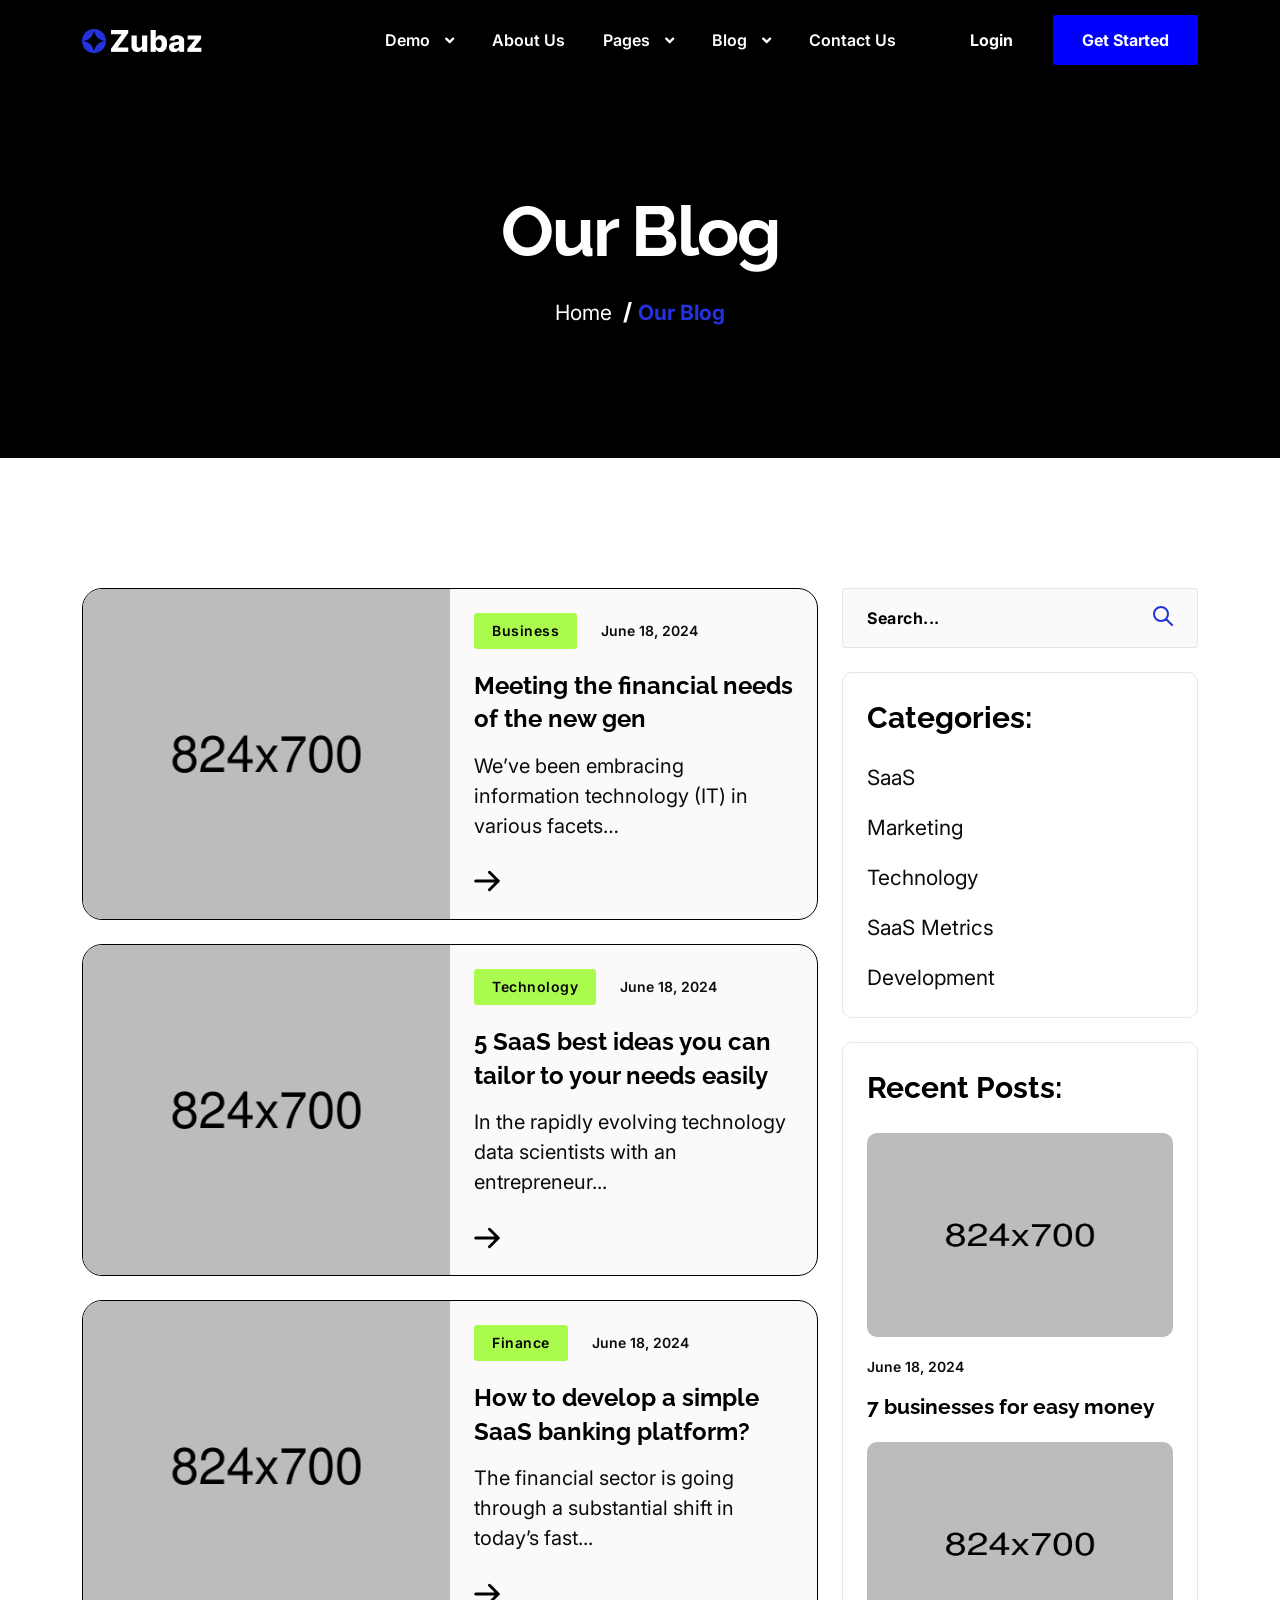
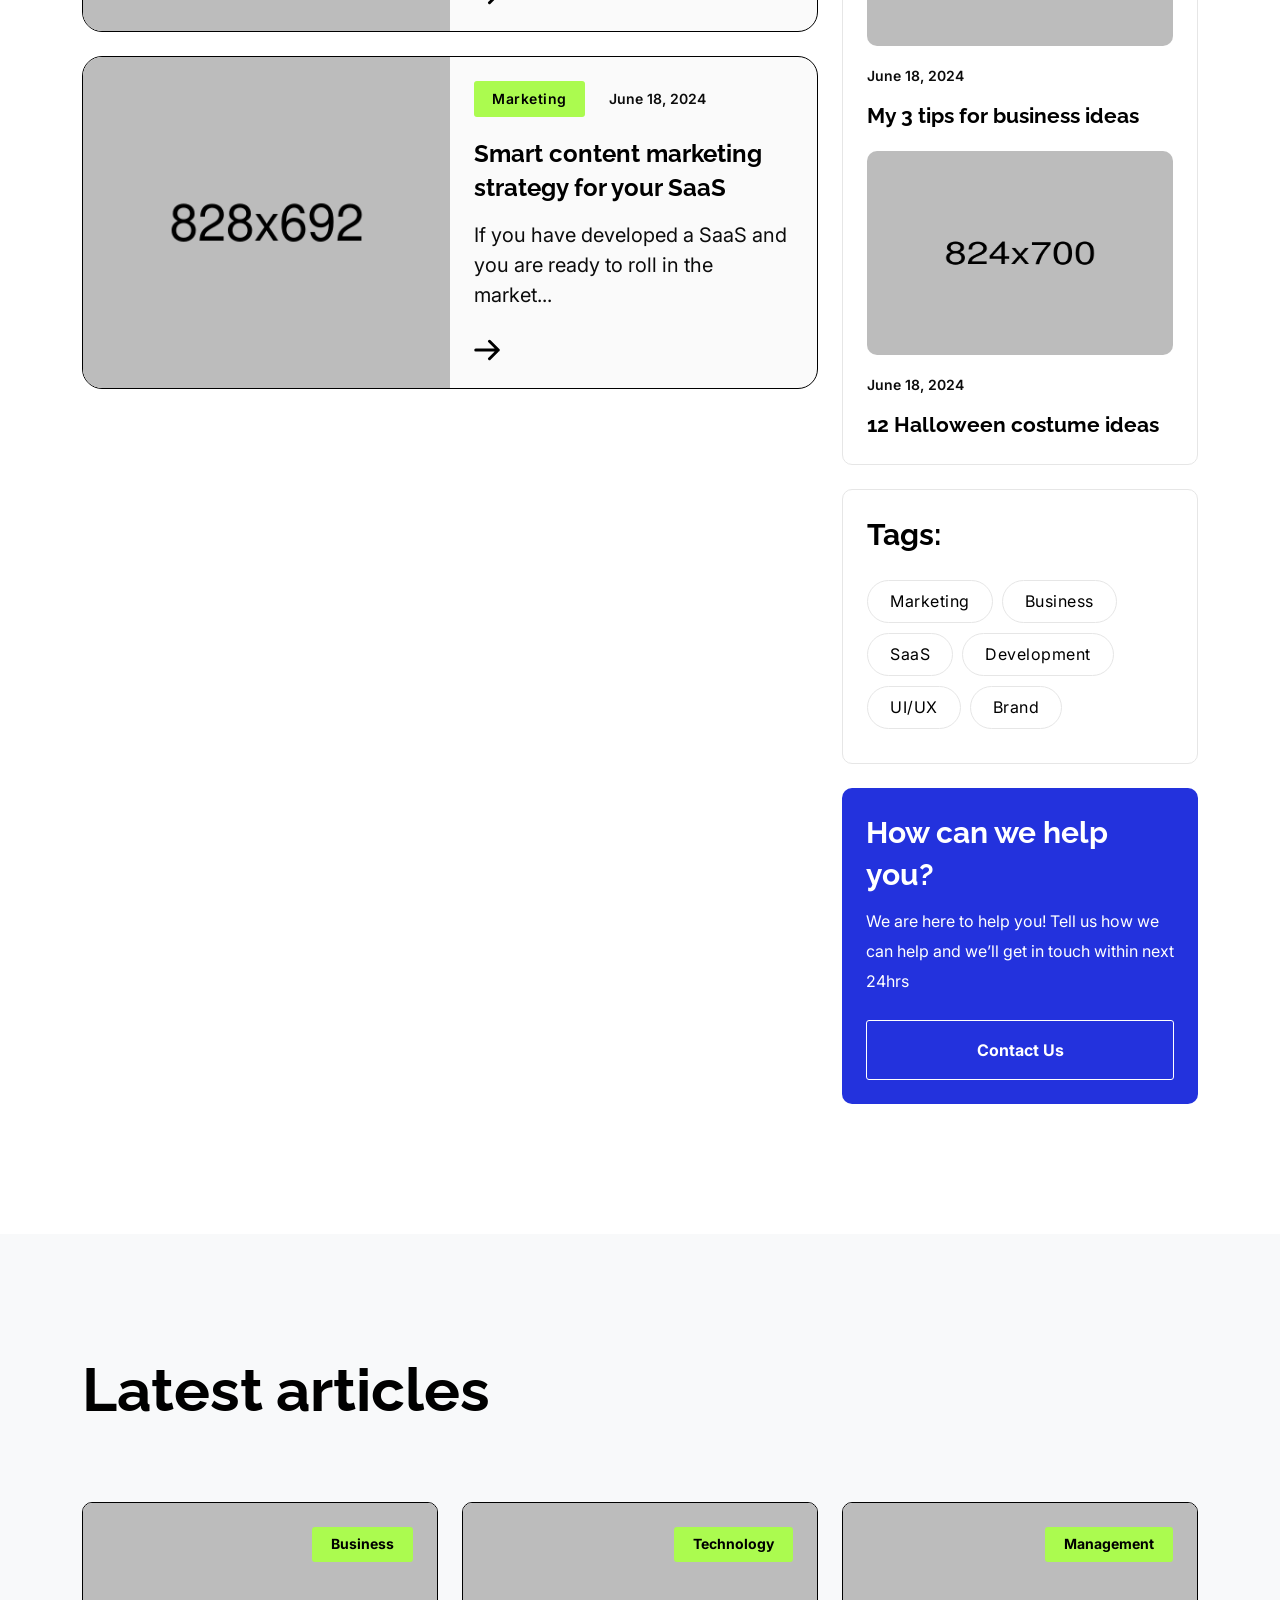
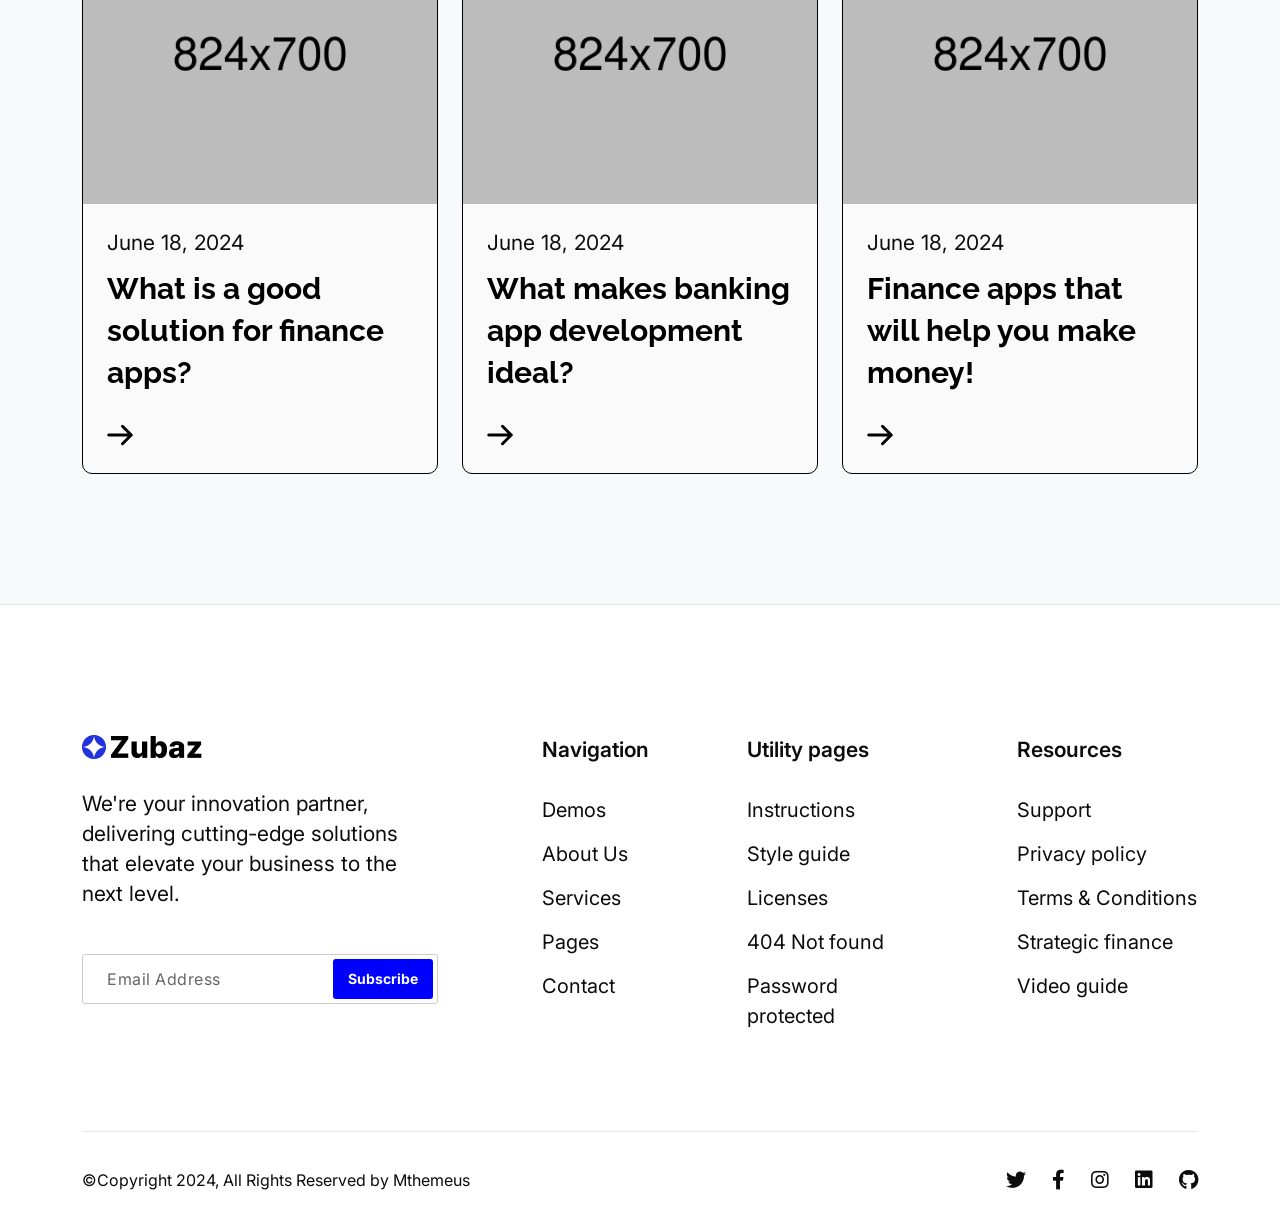
<file: blog-column-two.html>
<!DOCTYPE html>
<html lang="en">

<head>
  <meta charset="UTF-8">
  <meta http-equiv="X-UA-Compatible" content="IE=edge">
  <meta name="viewport" content="width=device-width, initial-scale=1.0">
  <title>Zubuz || Responsive HTML 5 Template</title>

  <link rel="shortcut icon" href="assets/images/favicon.ico" type="image/x-icon">
  <link rel="icon" href="assets/images/favicon.ico" type="image/x-icon">
  <!--- End favicon-->

  <link href="https://fonts.googleapis.com/css2?family=Inter:wght@400;600&family=Raleway:wght@600;700&display=swap" rel="stylesheet">
  <!-- End google font  -->

  <link rel="stylesheet" href="assets/css/bootstrap.min.css">
  <link rel="stylesheet" href="assets/css/magnific-popup.css">
  <link rel="stylesheet" href="assets/css/slick.css">
  <link rel="stylesheet" href="assets/css/animate.css">
  <link rel="stylesheet" href="assets/css/fontawesome.css">


  <!-- Code Editor  -->

  <link rel="stylesheet" href="assets/css/main.css">
  <link rel="stylesheet" href="assets/css/app.min.css">
</head>

<body class="light">

  <div class="zubuz-preloader-wrap">
    <div class="zubuz-preloader">
      <div></div>
      <div></div>
      <div></div>
      <div></div>
    </div>
  </div>




  <header class="site-header site-header--menu-center zubuz-header-section dark-bg white-menu" id="sticky-menu">
    <div class="container">
      <nav class="navbar site-navbar">
        <!-- Brand Logo-->
        <div class="brand-logo">
          <a href="index.html">
            <img src="assets/images/logo/logo-white.png" alt="" class="light-version-logo">
          </a>
        </div>
        <div class="menu-block-wrapper">
          <div class="menu-overlay"></div>
          <nav class="menu-block" id="append-menu-header">
            <div class="mobile-menu-head">
              <div class="go-back">
                <i class="fa fa-angle-left"></i>
              </div>
              <div class="current-menu-title"></div>
              <div class="mobile-menu-close">&times;</div>
            </div>
            <ul class="site-menu-main">
              <li class="nav-item nav-item-has-children">
                <a href="#" class="nav-link-item drop-trigger">Demo <i class="fas fa-angle-down"></i></a>
                <ul class="sub-menu" id="submenu-1">
                  <li class="sub-menu--item">
                    <a href="index.html">
                      <span class="menu-item-text">Finance App</span>
                    </a>
                  </li>
                  <li class="sub-menu--item">
                    <a href="index-02.html">
                      <span class="menu-item-text">CRM Platform</span>
                    </a>
                  </li>
                  <li class="sub-menu--item">
                    <a href="index-03.html">
                      <span class="menu-item-text">SaaS Startups</span>
                    </a>
                  </li>
                </ul>
              </li>
              <li class="nav-item">
                <a href="about-us.html" class="nav-link-item">About Us</a>
              </li>
              <li class="nav-item nav-item-has-children">
                <a href="#" class="nav-link-item drop-trigger">Pages <i class="fas fa-angle-down"></i></a>
                <ul class="sub-menu" id="submenu-2">
                  <li class="sub-menu--item">
                    <a href="about-us.html">
                      <span class="menu-item-text">About Us</span>
                    </a>
                  </li>
                  <li class="sub-menu--item">
                    <a href="pricing.html">
                      <span class="menu-item-text">Pricing</span>
                    </a>
                  </li>
                  <li class="sub-menu--item nav-item-has-children">
                    <a href="#" data-menu-get="h3" class="drop-trigger">blog <i class="fas fa-angle-down"></i></a>
                    <ul class="sub-menu shape-none" id="submenu-3">
                      <li class="sub-menu--item">
                        <a href="blog.html">
                          <span class="menu-item-text">Our Blog</span>
                        </a>
                      </li>
                      <li class="sub-menu--item">
                        <a href="blog-column-one.html">
                          <span class="menu-item-text">blog column one</span>
                        </a>
                      </li>
                      <li class="sub-menu--item">
                        <a href="blog-column-two.html">
                          <span class="menu-item-text">blog column two</span>
                        </a>
                      </li>
                      <li class="sub-menu--item">
                        <a href="single-blog.html">
                          <span class="menu-item-text">blog details</span>
                        </a>
                      </li>
                    </ul>
                  </li>
                  <li class="sub-menu--item nav-item-has-children">
                    <a href="#" data-menu-get="h3" class="drop-trigger">Service<i class="fas fa-angle-down"></i>
                    </a>
                    <ul class="sub-menu shape-none" id="submenu-4">
                      <li class="sub-menu--item">
                        <a href="service.html">
                          <span class="menu-item-text">service</span>
                        </a>
                      </li>
                      <li class="sub-menu--item">
                        <a href="single-service.html">
                          <span class="menu-item-text">service details</span>
                        </a>
                      </li>
                    </ul>
                  </li>
                  <li class="sub-menu--item nav-item-has-children">
                    <a href="#" data-menu-get="h3" class="drop-trigger">Team<i class="fas fa-angle-down"></i>
                    </a>
                    <ul class="sub-menu shape-none" id="submenu-5">
                      <li class="sub-menu--item">
                        <a href="team.html">
                          <span class="menu-item-text">team</span>
                        </a>
                      </li>
                      <li class="sub-menu--item">
                        <a href="single-team.html">
                          <span class="menu-item-text">team details</span>
                        </a>
                      </li>
                    </ul>
                  </li>
                  <li class="sub-menu--item nav-item-has-children">
                    <a href="#" data-menu-get="h3" class="drop-trigger">Career<i class="fas fa-angle-down"></i>
                    </a>
                    <ul class="sub-menu shape-none" id="submenu-6">
                      <li class="sub-menu--item">
                        <a href="career.html">
                          <span class="menu-item-text">Career</span>
                        </a>
                      </li>
                      <li class="sub-menu--item">
                        <a href="single-career.html">
                          <span class="menu-item-text">Career details</span>
                        </a>
                      </li>
                    </ul>
                  </li>
                  <li class="sub-menu--item nav-item-has-children">
                    <a href="#" data-menu-get="h3" class="drop-trigger">Portfolio<i class="fas fa-angle-down"></i>
                    </a>
                    <ul class="sub-menu shape-none" id="submenu-7">
                      <li class="sub-menu--item">
                        <a href="portfolio-grid.html">
                          <span class="menu-item-text">portfolio gird</span>
                        </a>
                      </li>
                      <li class="sub-menu--item">
                        <a href="portfolio-classic.html">
                          <span class="menu-item-text">portfolio classic</span>
                        </a>
                      </li>
                      <li class="sub-menu--item">
                        <a href="single-portfolio.html">
                          <span class="menu-item-text">Single Portfolio</span>
                        </a>
                      </li>
                    </ul>
                  </li>
                  <li class="sub-menu--item nav-item-has-children">
                    <a href="#" data-menu-get="h3" class="drop-trigger">Utility<i class="fas fa-angle-down"></i>
                    </a>
                    <ul class="sub-menu shape-none" id="submenu-8">
                      <li class="sub-menu--item">
                        <a href="faq.html">
                          <span class="menu-item-text">faq</span>
                        </a>
                      </li>
                      <li class="sub-menu--item">
                        <a href="errors-404.html">
                          <span class="menu-item-text">Error 404</span>
                        </a>
                      </li>
                      <li class="sub-menu--item">
                        <a href="integrations.html">
                          <span class="menu-item-text">integrations</span>
                        </a>
                      </li>
                      <li class="sub-menu--item">
                        <a href="testimonials.html">
                          <span class="menu-item-text">testimonials</span>
                        </a>
                      </li>
                      <li class="sub-menu--item">
                        <a href="coming-soon.html">
                          <span class="menu-item-text">Coming Soon</span>
                        </a>
                      </li>
                    </ul>
                  </li>
                  <li class="sub-menu--item nav-item-has-children">
                    <a href="#" data-menu-get="h3" class="drop-trigger">Account<i class="fas fa-angle-down"></i>
                    </a>
                    <ul class="sub-menu shape-none" id="submenu-9">
                      <li class="sub-menu--item">
                        <a href="sign-up.html">
                          <span class="menu-item-text">sign up</span>
                        </a>
                      </li>
                      <li class="sub-menu--item">
                        <a href="sign-in.html">
                          <span class="menu-item-text">sign in</span>
                        </a>
                      </li>
                      <li class="sub-menu--item">
                        <a href="reset-password.html">
                          <span class="menu-item-text">reset password</span>
                        </a>
                      </li>
                    </ul>
                  </li>
                </ul>
              </li>
              <li class="nav-item nav-item-has-children">
                <a href="#" class="nav-link-item drop-trigger">Blog <i class="fas fa-angle-down"></i></a>
                <ul class="sub-menu" id="submenu-10">
                  <li class="sub-menu--item">
                    <a href="blog.html">
                      <span class="menu-item-text">Our Blog</span>
                    </a>
                  </li>
                  <li class="sub-menu--item">
                    <a href="blog-column-one.html">
                      <span class="menu-item-text">blog column one</span>
                    </a>
                  </li>
                  <li class="sub-menu--item">
                    <a href="blog-column-two.html">
                      <span class="menu-item-text">blog column two</span>
                    </a>
                  </li>
                  <li class="sub-menu--item">
                    <a href="single-blog.html">
                      <span class="menu-item-text">blog details</span>
                    </a>
                  </li>
                </ul>
              </li>
              <li class="nav-item">
                <a href="contact-us.html" class="nav-link-item">Contact Us</a>
              </li>
            </ul>
          </nav>
        </div>

        <div class="header-btn header-btn-l1 ms-auto d-none d-xs-inline-flex">
          <div class="zubuz-header-btn-wrap">
            <a class="zubuz-login-btn" href="sign-up.html">Login</a>
          </div>
          <a class="zubuz-default-btn zubuz-header-btn" href="contact-us.html">
            <span>Get Started</span>
          </a>
        </div>
        <!-- mobile menu trigger -->
        <div class="mobile-menu-trigger light">
          <span></span>
        </div>
        <!--/.Mobile Menu Hamburger Ends-->
      </nav>
    </div>
  </header>
  <!--End landex-header-section -->

  <div class="zubuz-breadcrumb">
    <div class="container">
      <h1 class="post__title">Our Blog</h1>
      <nav class="breadcrumbs">
        <ul>
          <li><a href="index.html">Home</a></li>
          <li aria-current="page"> Our Blog</li>
        </ul>
      </nav>

    </div>
  </div>
  <!-- End breadcrumb -->

  <div class="section zubuz-section-padding2">
    <div class="container">
      <div class="row">
        <div class="col-lg-8">
          <div class="single-post-item two-column">
            <div class="post-thumbnail">
              <img src="assets/images/blog/blog1.png" alt="">
            </div>
            <div class="post-content">
              <div class="post-meta">
                <div class="post-category">
                  <a href="">Business</a>
                </div>
                <div class="post-date">
                  June 18, 2024
                </div>
              </div>
              <a href="single-blog.html">
                <h3 class="entry-title">
                  Meeting the financial needs of the new gen
                </h3>
              </a>
              <p>We’ve been embracing information technology (IT) in various facets…</p>
              <a class="post-read-more" href="single-blog.html">
                <svg width="26" height="22" viewBox="0 0 26 22" fill="none" xmlns="http://www.w3.org/2000/svg">
                  <path d="M15.5 2.25L24.25 11M24.25 11L15.5 19.75M24.25 11L1.75 11" stroke="black" stroke-width="3" stroke-linecap="round" stroke-linejoin="round" />
                </svg>
              </a>
            </div>
          </div>
          <div class="single-post-item two-column">
            <div class="post-thumbnail">
              <img src="assets/images/blog/blog2.png" alt="">
            </div>
            <div class="post-content">
              <div class="post-meta">
                <div class="post-category">
                  <a href="">Technology</a>
                </div>
                <div class="post-date">
                  June 18, 2024
                </div>
              </div>
              <a href="single-blog.html">
                <h3 class="entry-title">
                  5 SaaS best ideas you can tailor to your needs easily
                </h3>
              </a>
              <p>In the rapidly evolving technology data scientists with an entrepreneur...</p>
              <a class="post-read-more" href="single-blog.html">
                <svg width="26" height="22" viewBox="0 0 26 22" fill="none" xmlns="http://www.w3.org/2000/svg">
                  <path d="M15.5 2.25L24.25 11M24.25 11L15.5 19.75M24.25 11L1.75 11" stroke="black" stroke-width="3" stroke-linecap="round" stroke-linejoin="round" />
                </svg>
              </a>
            </div>
          </div>
          <div class="single-post-item two-column">
            <div class="post-thumbnail">
              <img src="assets/images/blog/blog3.png" alt="">
            </div>
            <div class="post-content">
              <div class="post-meta">
                <div class="post-category">
                  <a href="">Finance</a>
                </div>
                <div class="post-date">
                  June 18, 2024
                </div>
              </div>
              <a href="single-blog.html">
                <h3 class="entry-title">
                  How to develop a simple SaaS banking platform?
                </h3>
              </a>
              <p>The financial sector is going through a substantial shift in today’s fast...</p>
              <a class="post-read-more" href="single-blog.html">
                <svg width="26" height="22" viewBox="0 0 26 22" fill="none" xmlns="http://www.w3.org/2000/svg">
                  <path d="M15.5 2.25L24.25 11M24.25 11L15.5 19.75M24.25 11L1.75 11" stroke="black" stroke-width="3" stroke-linecap="round" stroke-linejoin="round" />
                </svg>
              </a>
            </div>
          </div>
          <div class="single-post-item two-column">
            <div class="post-thumbnail">
              <img src="assets/images/blog/blog.png" alt="">
            </div>
            <div class="post-content">
              <div class="post-meta">
                <div class="post-category">
                  <a href="">Marketing</a>
                </div>
                <div class="post-date">
                  June 18, 2024
                </div>
              </div>
              <a href="single-blog.html">
                <h3 class="entry-title">
                  Smart content marketing strategy for your SaaS
                </h3>
              </a>
              <p>If you have developed a SaaS and you are ready to roll in the market...</p>
              <a class="post-read-more" href="single-blog.html">
                <svg width="26" height="22" viewBox="0 0 26 22" fill="none" xmlns="http://www.w3.org/2000/svg">
                  <path d="M15.5 2.25L24.25 11M24.25 11L15.5 19.75M24.25 11L1.75 11" stroke="black" stroke-width="3" stroke-linecap="round" stroke-linejoin="round" />
                </svg>
              </a>
            </div>
          </div>
        </div>
        <div class="col-lg-4">
          <div class="right-sidebar">
            <div class="widget">
              <div class="wp-block-search__inside-wrapper">
                <input type="search" placeholder="Search..." class="wp-block-search__input">
                <button id="wp-block-search__button" type="submit">
                  <img src="assets/images/icon/search.svg" alt="">
                </button>
              </div>
            </div>
            <div class="widget">
              <h3 class="wp-block-heading">Categories:</h3>
              <ul>
                <li><a href="">SaaS</a></li>
                <li><a href="">Marketing</a></li>
                <li><a href="">Technology</a></li>
                <li><a href="">SaaS Metrics</a></li>
                <li><a href="">Development</a></li>
              </ul>
            </div>
            <div class="widget zubuz_recent_posts_Widget">
              <h3 class="wp-block-heading">Recent Posts:</h3>
              <div class="post-item">
                <div class="post-thumb">
                  <a href="">
                    <img src="assets/images/blog/blog1.png" alt="">
                  </a>
                </div>
                <div class="post-text">
                  <div class="post-date">
                    June 18, 2024
                  </div>
                  <a class="post-title" href="">7 businesses for easy money</a>
                </div>
              </div>
              <div class="post-item">
                <div class="post-thumb">
                  <a href="">
                    <img src="assets/images/blog/blog2.png" alt="">
                  </a>
                </div>
                <div class="post-text">
                  <div class="post-date">
                    June 18, 2024
                  </div>
                  <a class="post-title" href="">My 3 tips for business ideas</a>
                </div>
              </div>
              <div class="post-item">
                <div class="post-thumb">
                  <a href="">
                    <img src="assets/images/blog/blog3.png" alt="">
                  </a>
                </div>
                <div class="post-text">
                  <div class="post-date">
                    June 18, 2024
                  </div>
                  <a class="post-title" href="">12 Halloween costume ideas</a>
                </div>
              </div>
            </div>
            <div class="widget">
              <h3 class="wp-block-heading">Tags:</h3>
              <div class="wp-block-tag-cloud">
                <a href="">Marketing</a>
                <a href="">Business</a>
                <a href="">SaaS</a>
                <a href="">Development</a>
                <a href="">UI/UX</a>
                <a href="">Brand</a>
              </div>
            </div>
            <div class="zubuz-blog-contact">
              <h3>How can we help you?</h3>
              <p>We are here to help you! Tell us how we can help and we’ll get in touch within next 24hrs</p>
              <a href="contact-us.html">Contact Us</a>
            </div>
          </div>
        </div>
      </div>
    </div>
  </div>
  <!-- End section -->

  <div class="section zubuz-section-padding3 bg-light">
    <div class="container">
      <div class="row">
        <div class="col-lg-8">
          <div class="zubuz-section-title">
            <h2>Latest articles</h2>
          </div>
        </div>
      </div>
      <div class="row">
        <div class="col-xl-4 col-lg-6">
          <div class="zubuz-blog-wrap">
            <a href="single-blog.html">
              <div class="zubuz-blog-thumb">
                <img src="assets/images/blog/blog1.png" alt="">
                <div class="zubuz-blog-categorie">
                  Business
                </div>
              </div>
            </a>
            <div class="zubuz-blog-data">
              <p>June 18, 2024</p>
              <a href="single-blog.html">
                <h3>What is a good solution for finance apps?</h3>
              </a>
              <a class="zubuz-blog-btn" href="single-blog.html">
                <svg width="26" height="22" viewBox="0 0 26 22" fill="none" xmlns="http://www.w3.org/2000/svg">
                  <path d="M15.5 2.25L24.25 11M24.25 11L15.5 19.75M24.25 11L1.75 11" stroke="black" stroke-width="3" stroke-linecap="round" stroke-linejoin="round" />
                </svg>
              </a>
            </div>

          </div>
        </div>
        <div class="col-xl-4 col-lg-6">
          <div class="zubuz-blog-wrap">
            <a href="single-blog.html">
              <div class="zubuz-blog-thumb">
                <img src="assets/images/blog/blog2.png" alt="">
                <div class="zubuz-blog-categorie">
                  Technology
                </div>
              </div>
            </a>
            <div class="zubuz-blog-data">
              <p>June 18, 2024</p>
              <a href="single-blog.html">
                <h3>What makes banking app development ideal?</h3>
              </a>
              <a class="zubuz-blog-btn" href="single-blog.html">
                <svg width="26" height="22" viewBox="0 0 26 22" fill="none" xmlns="http://www.w3.org/2000/svg">
                  <path d="M15.5 2.25L24.25 11M24.25 11L15.5 19.75M24.25 11L1.75 11" stroke="black" stroke-width="3" stroke-linecap="round" stroke-linejoin="round" />
                </svg>
              </a>
            </div>
          </div>
        </div>
        <div class="col-xl-4 col-lg-6">
          <div class="zubuz-blog-wrap">
            <a href="single-blog.html">
              <div class="zubuz-blog-thumb">
                <img src="assets/images/blog/blog3.png" alt="">
                <div class="zubuz-blog-categorie">
                  Management
                </div>
              </div>
            </a>
            <div class="zubuz-blog-data">
              <p>June 18, 2024</p>
              <a href="single-blog.html">
                <h3>Finance apps that will help you make money!</h3>
              </a>
              <a class="zubuz-blog-btn" href="single-blog.html">
                <svg width="26" height="22" viewBox="0 0 26 22" fill="none" xmlns="http://www.w3.org/2000/svg">
                  <path d="M15.5 2.25L24.25 11M24.25 11L15.5 19.75M24.25 11L1.75 11" stroke="black" stroke-width="3" stroke-linecap="round" stroke-linejoin="round" />
                </svg>
              </a>
            </div>

          </div>
        </div>
      </div>
    </div>
  </div>
  <!-- End Section -->



  <footer class="zubuz-footer-section main-footer">
    <div class="container">
      <div class="zubuz-footer-top">
        <div class="row">
          <div class="col-xl-4 col-lg-12">
            <div class="zubuz-footer-textarea">
              <a href="">
                <img src="assets/images/logo/logo-dark.png" alt="">
              </a>
              <p>We're your innovation partner, delivering cutting-edge solutions that elevate your business to the next level.</p>
              <div class="zubuz-subscribe-one">
                <form action="#">
                  <input type="email" placeholder="Email Address">
                  <button class="zubuz-default-btn zubuz-subscription-btn one" id="zubuz-subscription-btn" type="submit">
                    <span>Subscribe</span>
                  </button>
                </form>
              </div>
            </div>
          </div>
          <div class="col-xl-3 col-md-4">
            <div class="zubuz-footer-menu extar-margin">
              <div class="zubuz-footer-title">
                <p>Navigation</p>
              </div>
              <ul>
                <li><a href="">Demos</a></li>
                <li><a href="">About Us</a></li>
                <li><a href="">Services</a></li>
                <li><a href="">Pages</a></li>
                <li><a href="">Contact</a></li>
              </ul>
            </div>
          </div>
          <div class="col-xl-2 col-md-4">
            <div class="zubuz-footer-menu">
              <div class="zubuz-footer-title">
                <p>Utility pages</p>
              </div>
              <ul>
                <li><a href="">Instructions</a></li>
                <li><a href="">Style guide</a></li>
                <li><a href="">Licenses</a></li>
                <li><a href="">404 Not found</a></li>
                <li><a href="">Password protected</a></li>
              </ul>
            </div>
          </div>
          <div class="col-xl-3 col-md-4">
            <div class="zubuz-footer-menu extar-margin">
              <div class="zubuz-footer-title">
                <p>Resources</p>
              </div>
              <ul>
                <li><a href="">Support</a></li>
                <li><a href="">Privacy policy</a></li>
                <li><a href="">Terms & Conditions</a></li>
                <li><a href="">Strategic finance</a></li>
                <li><a href="">Video guide</a></li>
              </ul>
            </div>
          </div>
        </div>
      </div>
      <div class="zubuz-footer-bottom">
        <div class="zubuz-social-icon order-md-2">
          <ul>
            <li>
              <a href="https://twitter.com/" target="_blank">
                <i class="fab fa-twitter"></i>
              </a>
            </li>
            <li>
              <a href="https://facebook.com/" target="_blank">
                <i class="fab fa-facebook-f"></i>
              </a>
            </li>
            <li>
              <a href="https://www.instagram.com/" target="_blank">
                <i class="fab fa-instagram"></i>
              </a>
            </li>
            <li>
              <a href="https://www.linkedin.com/" target="_blank">
                <i class="fab fa-linkedin"></i>
              </a>
            </li>
            <li>
              <a href="https://github.com/" target="_blank">
                <i class="fab fa-github"></i>
              </a>
            </li>
          </ul>
        </div>
        <div class="zubuz-copywright">
          <p> &copy;Copyright 2024, All Rights Reserved by Mthemeus</p>
        </div>
      </div>

    </div>
  </footer>





  <!-- scripts -->
  <script src="assets/js/jquery-3.6.0.min.js"></script>
  <script src="assets/js/bootstrap.bundle.min.js"></script>
  <script src="assets/js/menu/menu.js"></script>
  <script src="assets/js/isotope.pkgd.min.js"></script>
  <script src="assets/js/jquery.magnific-popup.min.js"></script>
  <script src="assets/js/slick.js"></script>
  <script src="assets/js/countdown.js"></script>
  <script src="assets/js/wow.min.js"></script>
  <script src="assets/js/faq.js"></script>

  <script src="assets/js/app.js"></script>


</body>
</html>
</file>
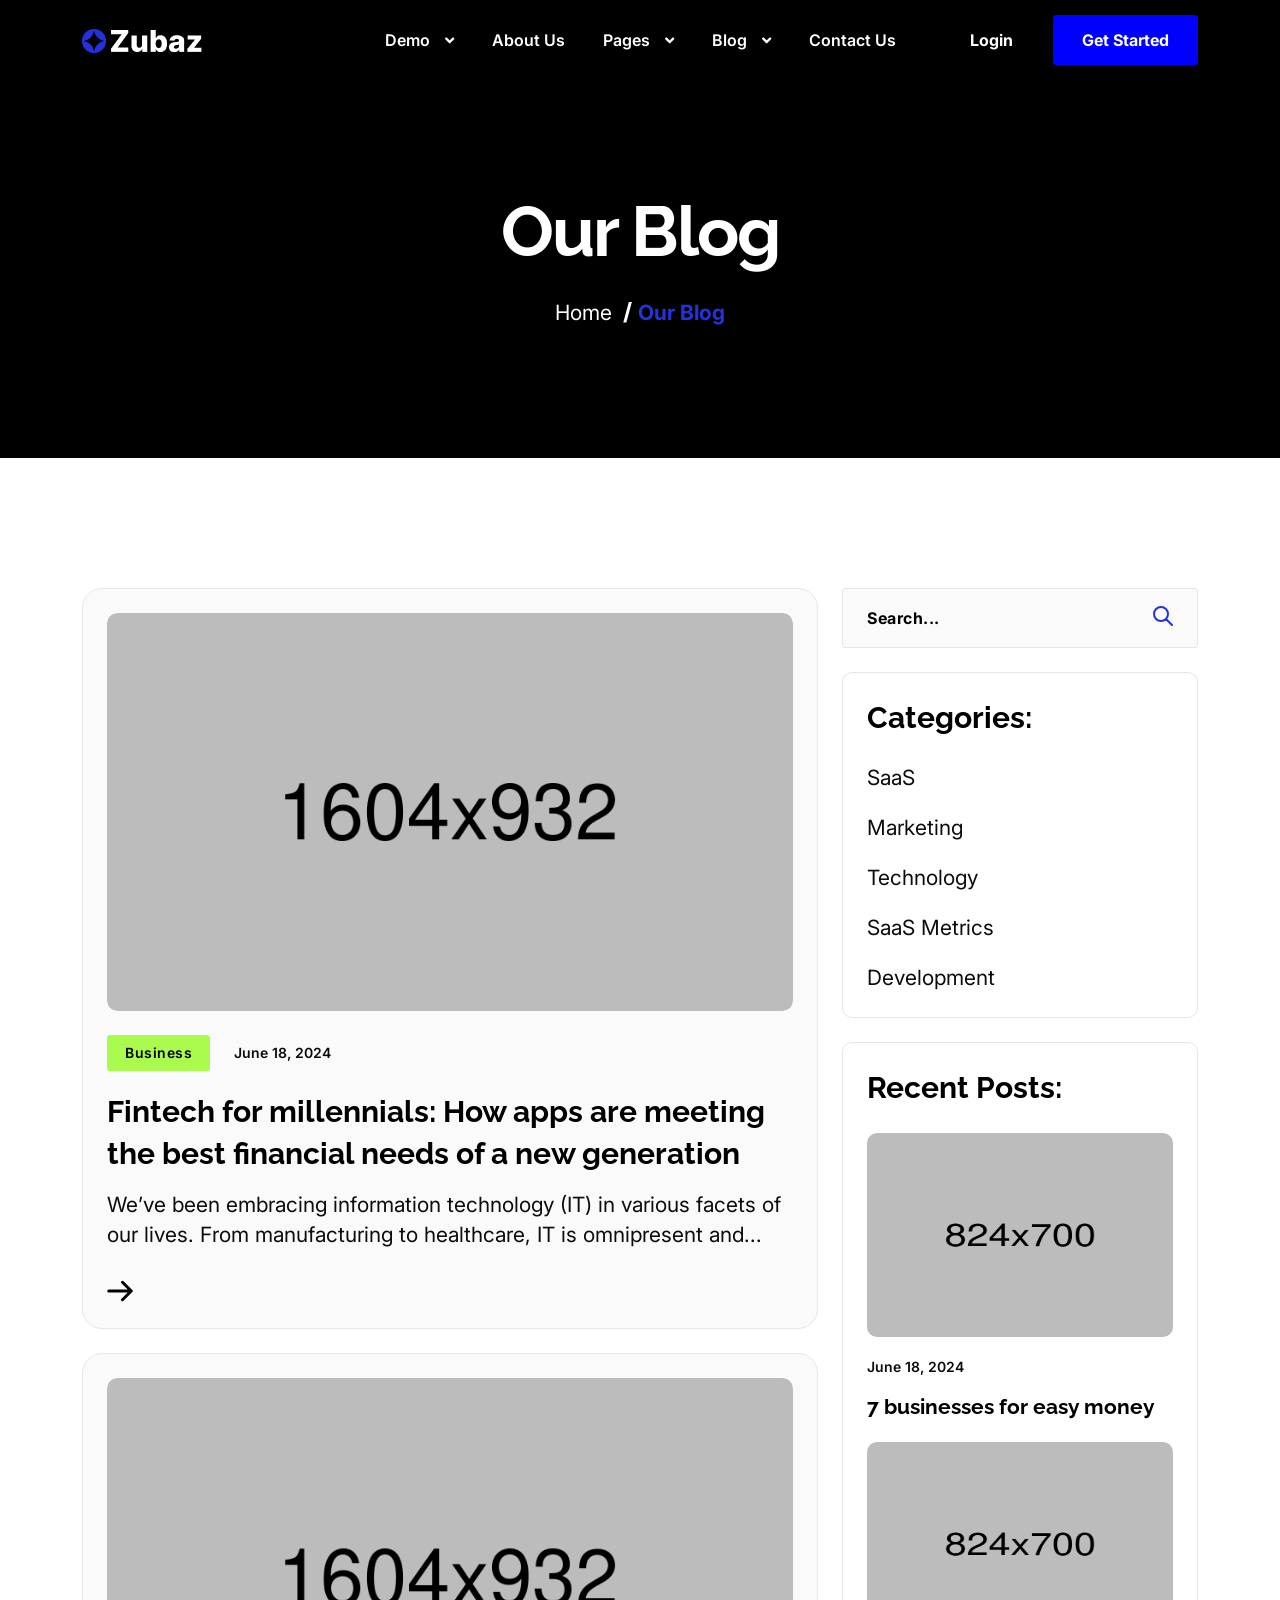
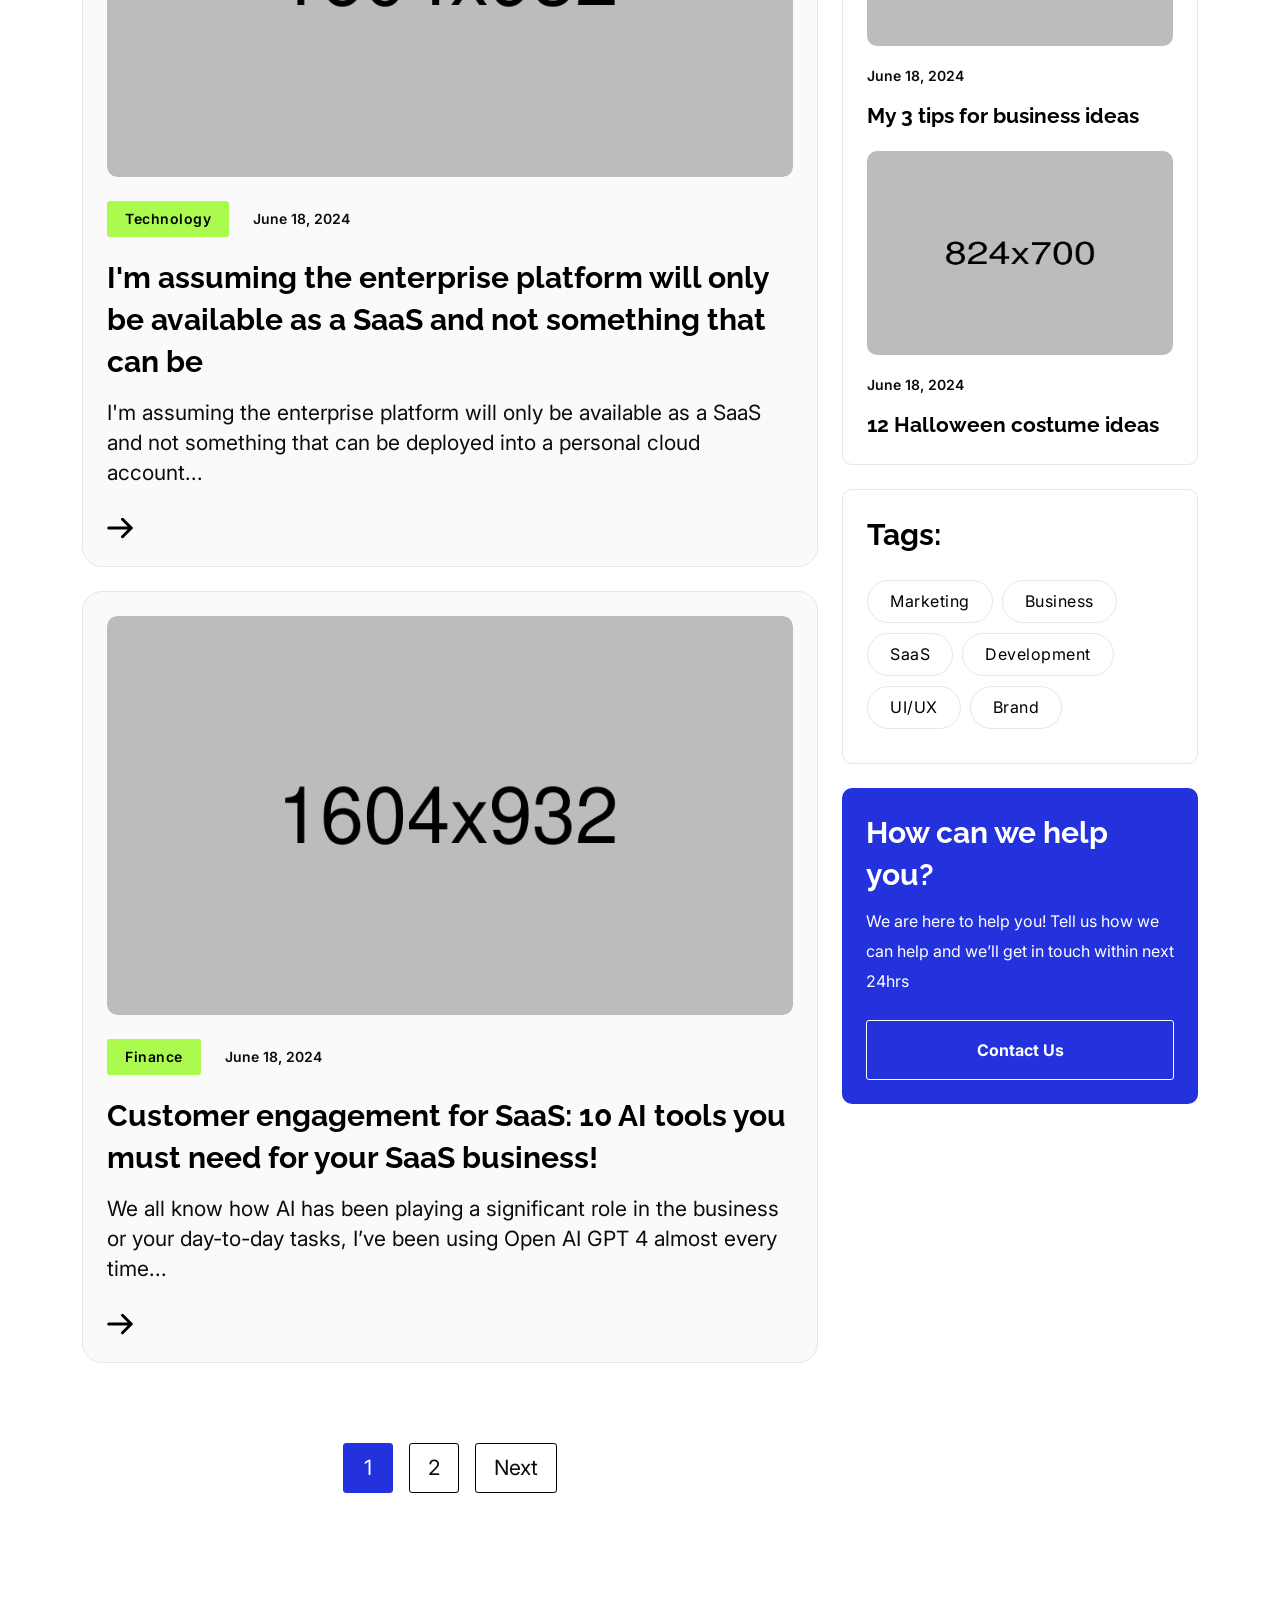
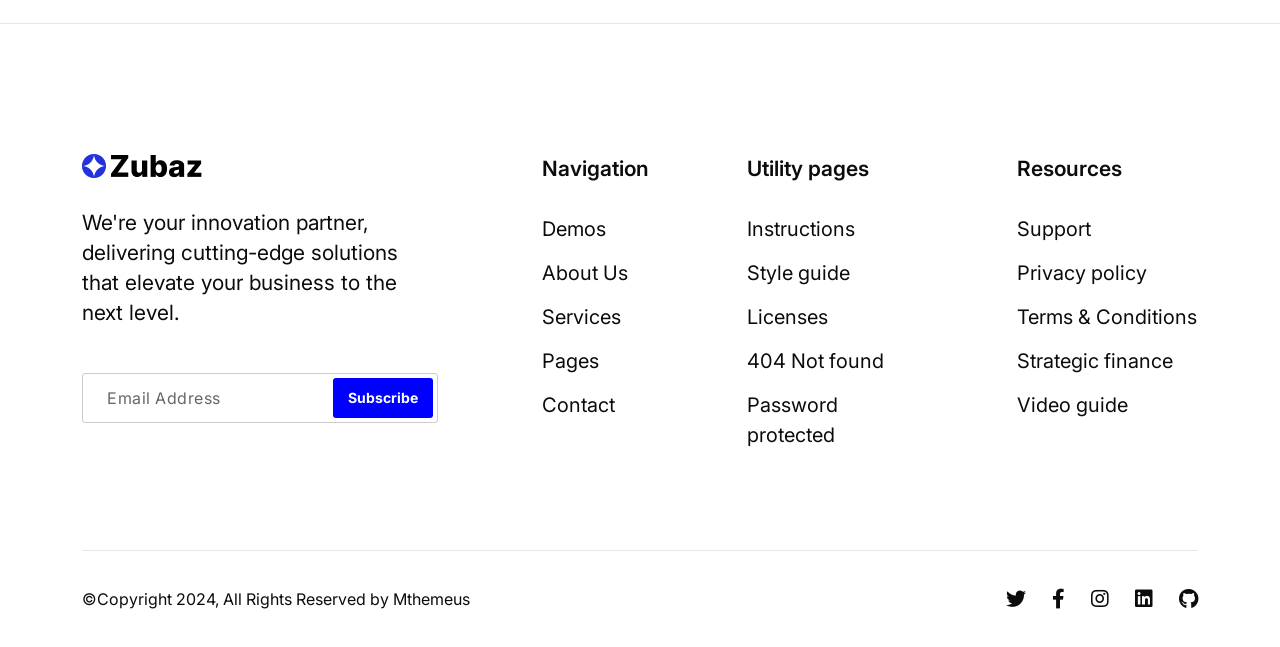
<file: blog.html>
<!DOCTYPE html>
<html lang="en">

<head>
  <meta charset="UTF-8">
  <meta http-equiv="X-UA-Compatible" content="IE=edge">
  <meta name="viewport" content="width=device-width, initial-scale=1.0">
  <title>Zubuz || Responsive HTML 5 Template</title>

  <link rel="shortcut icon" href="assets/images/favicon.ico" type="image/x-icon">
  <link rel="icon" href="assets/images/favicon.ico" type="image/x-icon">
  <!--- End favicon-->

  <link href="https://fonts.googleapis.com/css2?family=Inter:wght@400;600&family=Raleway:wght@600;700&display=swap" rel="stylesheet">
  <!-- End google font  -->

  <link rel="stylesheet" href="assets/css/bootstrap.min.css">
  <link rel="stylesheet" href="assets/css/magnific-popup.css">
  <link rel="stylesheet" href="assets/css/slick.css">
  <link rel="stylesheet" href="assets/css/animate.css">
  <link rel="stylesheet" href="assets/css/fontawesome.css">


  <!-- Code Editor  -->

  <link rel="stylesheet" href="assets/css/main.css">
  <link rel="stylesheet" href="assets/css/app.min.css">
</head>

<body class="light">

  <div class="zubuz-preloader-wrap">
    <div class="zubuz-preloader">
      <div></div>
      <div></div>
      <div></div>
      <div></div>
    </div>
  </div>




  <header class="site-header site-header--menu-center zubuz-header-section dark-bg white-menu" id="sticky-menu">
    <div class="container">
      <nav class="navbar site-navbar">
        <!-- Brand Logo-->
        <div class="brand-logo">
          <a href="index.html">
            <img src="assets/images/logo/logo-white.png" alt="" class="light-version-logo">
          </a>
        </div>
        <div class="menu-block-wrapper">
          <div class="menu-overlay"></div>
          <nav class="menu-block" id="append-menu-header">
            <div class="mobile-menu-head">
              <div class="go-back">
                <i class="fa fa-angle-left"></i>
              </div>
              <div class="current-menu-title"></div>
              <div class="mobile-menu-close">&times;</div>
            </div>
            <ul class="site-menu-main">
              <li class="nav-item nav-item-has-children">
                <a href="#" class="nav-link-item drop-trigger">Demo <i class="fas fa-angle-down"></i></a>
                <ul class="sub-menu" id="submenu-1">
                  <li class="sub-menu--item">
                    <a href="index.html">
                      <span class="menu-item-text">Finance App</span>
                    </a>
                  </li>
                  <li class="sub-menu--item">
                    <a href="index-02.html">
                      <span class="menu-item-text">CRM Platform</span>
                    </a>
                  </li>
                  <li class="sub-menu--item">
                    <a href="index-03.html">
                      <span class="menu-item-text">SaaS Startups</span>
                    </a>
                  </li>
                </ul>
              </li>
              <li class="nav-item">
                <a href="about-us.html" class="nav-link-item">About Us</a>
              </li>
              <li class="nav-item nav-item-has-children">
                <a href="#" class="nav-link-item drop-trigger">Pages <i class="fas fa-angle-down"></i></a>
                <ul class="sub-menu" id="submenu-2">
                  <li class="sub-menu--item">
                    <a href="about-us.html">
                      <span class="menu-item-text">About Us</span>
                    </a>
                  </li>
                  <li class="sub-menu--item">
                    <a href="pricing.html">
                      <span class="menu-item-text">Pricing</span>
                    </a>
                  </li>
                  <li class="sub-menu--item nav-item-has-children">
                    <a href="#" data-menu-get="h3" class="drop-trigger">blog <i class="fas fa-angle-down"></i></a>
                    <ul class="sub-menu shape-none" id="submenu-3">
                      <li class="sub-menu--item">
                        <a href="blog.html">
                          <span class="menu-item-text">Our Blog</span>
                        </a>
                      </li>
                      <li class="sub-menu--item">
                        <a href="blog-column-one.html">
                          <span class="menu-item-text">blog column one</span>
                        </a>
                      </li>
                      <li class="sub-menu--item">
                        <a href="blog-column-two.html">
                          <span class="menu-item-text">blog column two</span>
                        </a>
                      </li>
                      <li class="sub-menu--item">
                        <a href="single-blog.html">
                          <span class="menu-item-text">blog details</span>
                        </a>
                      </li>
                    </ul>
                  </li>
                  <li class="sub-menu--item nav-item-has-children">
                    <a href="#" data-menu-get="h3" class="drop-trigger">Service<i class="fas fa-angle-down"></i>
                    </a>
                    <ul class="sub-menu shape-none" id="submenu-4">
                      <li class="sub-menu--item">
                        <a href="service.html">
                          <span class="menu-item-text">service</span>
                        </a>
                      </li>
                      <li class="sub-menu--item">
                        <a href="single-service.html">
                          <span class="menu-item-text">service details</span>
                        </a>
                      </li>
                    </ul>
                  </li>
                  <li class="sub-menu--item nav-item-has-children">
                    <a href="#" data-menu-get="h3" class="drop-trigger">Team<i class="fas fa-angle-down"></i>
                    </a>
                    <ul class="sub-menu shape-none" id="submenu-5">
                      <li class="sub-menu--item">
                        <a href="team.html">
                          <span class="menu-item-text">team</span>
                        </a>
                      </li>
                      <li class="sub-menu--item">
                        <a href="single-team.html">
                          <span class="menu-item-text">team details</span>
                        </a>
                      </li>
                    </ul>
                  </li>
                  <li class="sub-menu--item nav-item-has-children">
                    <a href="#" data-menu-get="h3" class="drop-trigger">Career<i class="fas fa-angle-down"></i>
                    </a>
                    <ul class="sub-menu shape-none" id="submenu-6">
                      <li class="sub-menu--item">
                        <a href="career.html">
                          <span class="menu-item-text">Career</span>
                        </a>
                      </li>
                      <li class="sub-menu--item">
                        <a href="single-career.html">
                          <span class="menu-item-text">Career details</span>
                        </a>
                      </li>
                    </ul>
                  </li>
                  <li class="sub-menu--item nav-item-has-children">
                    <a href="#" data-menu-get="h3" class="drop-trigger">Portfolio<i class="fas fa-angle-down"></i>
                    </a>
                    <ul class="sub-menu shape-none" id="submenu-7">
                      <li class="sub-menu--item">
                        <a href="portfolio-grid.html">
                          <span class="menu-item-text">portfolio gird</span>
                        </a>
                      </li>
                      <li class="sub-menu--item">
                        <a href="portfolio-classic.html">
                          <span class="menu-item-text">portfolio classic</span>
                        </a>
                      </li>
                      <li class="sub-menu--item">
                        <a href="single-portfolio.html">
                          <span class="menu-item-text">Single Portfolio</span>
                        </a>
                      </li>
                    </ul>
                  </li>
                  <li class="sub-menu--item nav-item-has-children">
                    <a href="#" data-menu-get="h3" class="drop-trigger">Utility<i class="fas fa-angle-down"></i>
                    </a>
                    <ul class="sub-menu shape-none" id="submenu-8">
                      <li class="sub-menu--item">
                        <a href="faq.html">
                          <span class="menu-item-text">faq</span>
                        </a>
                      </li>
                      <li class="sub-menu--item">
                        <a href="errors-404.html">
                          <span class="menu-item-text">Error 404</span>
                        </a>
                      </li>
                      <li class="sub-menu--item">
                        <a href="integrations.html">
                          <span class="menu-item-text">integrations</span>
                        </a>
                      </li>
                      <li class="sub-menu--item">
                        <a href="testimonials.html">
                          <span class="menu-item-text">testimonials</span>
                        </a>
                      </li>
                      <li class="sub-menu--item">
                        <a href="coming-soon.html">
                          <span class="menu-item-text">Coming Soon</span>
                        </a>
                      </li>
                    </ul>
                  </li>
                  <li class="sub-menu--item nav-item-has-children">
                    <a href="#" data-menu-get="h3" class="drop-trigger">Account<i class="fas fa-angle-down"></i>
                    </a>
                    <ul class="sub-menu shape-none" id="submenu-9">
                      <li class="sub-menu--item">
                        <a href="sign-up.html">
                          <span class="menu-item-text">sign up</span>
                        </a>
                      </li>
                      <li class="sub-menu--item">
                        <a href="sign-in.html">
                          <span class="menu-item-text">sign in</span>
                        </a>
                      </li>
                      <li class="sub-menu--item">
                        <a href="reset-password.html">
                          <span class="menu-item-text">reset password</span>
                        </a>
                      </li>
                    </ul>
                  </li>
                </ul>
              </li>
              <li class="nav-item nav-item-has-children">
                <a href="#" class="nav-link-item drop-trigger">Blog <i class="fas fa-angle-down"></i></a>
                <ul class="sub-menu" id="submenu-10">
                  <li class="sub-menu--item">
                    <a href="blog.html">
                      <span class="menu-item-text">Our Blog</span>
                    </a>
                  </li>
                  <li class="sub-menu--item">
                    <a href="blog-column-one.html">
                      <span class="menu-item-text">blog column one</span>
                    </a>
                  </li>
                  <li class="sub-menu--item">
                    <a href="blog-column-two.html">
                      <span class="menu-item-text">blog column two</span>
                    </a>
                  </li>
                  <li class="sub-menu--item">
                    <a href="single-blog.html">
                      <span class="menu-item-text">blog details</span>
                    </a>
                  </li>
                </ul>
              </li>
              <li class="nav-item">
                <a href="contact-us.html" class="nav-link-item">Contact Us</a>
              </li>
            </ul>
          </nav>
        </div>

        <div class="header-btn header-btn-l1 ms-auto d-none d-xs-inline-flex">
          <div class="zubuz-header-btn-wrap">
            <a class="zubuz-login-btn" href="sign-up.html">Login</a>
          </div>
          <a class="zubuz-default-btn zubuz-header-btn" href="contact-us.html">
            <span>Get Started</span>
          </a>
        </div>
        <!-- mobile menu trigger -->
        <div class="mobile-menu-trigger light">
          <span></span>
        </div>
        <!--/.Mobile Menu Hamburger Ends-->
      </nav>
    </div>
  </header>
  <!--End landex-header-section -->

  <div class="zubuz-breadcrumb">
    <div class="container">
      <h1 class="post__title">Our Blog</h1>
      <nav class="breadcrumbs">
        <ul>
          <li><a href="index.html">Home</a></li>
          <li aria-current="page"> Our Blog</li>
        </ul>
      </nav>

    </div>
  </div>
  <!-- End breadcrumb -->

  <div class="section zubuz-section-padding2">
    <div class="container">
      <div class="row">
        <div class="col-lg-8">
          <div class="single-post-item">
            <div class="post-thumbnail">
              <img src="assets/images/blog/blog5.png" alt="">
            </div>
            <div class="post-content">
              <div class="post-meta">
                <div class="post-category">
                  <a href="">Business</a>
                </div>
                <div class="post-date">
                  June 18, 2024
                </div>
              </div>
              <a href="single-blog.html">
                <h3 class="entry-title">
                  Fintech for millennials: How apps are meeting the best financial needs of a new generation
                </h3>
              </a>
              <p>We’ve been embracing information technology (IT) in various facets of our lives. From manufacturing to healthcare, IT is omnipresent and...</p>
              <a class="post-read-more" href="single-blog.html">
                <svg width="26" height="22" viewBox="0 0 26 22" fill="none" xmlns="http://www.w3.org/2000/svg">
                  <path d="M15.5 2.25L24.25 11M24.25 11L15.5 19.75M24.25 11L1.75 11" stroke="black" stroke-width="3" stroke-linecap="round" stroke-linejoin="round" />
                </svg>
              </a>
            </div>
          </div>
          <div class="single-post-item">
            <div class="post-thumbnail">
              <img src="assets/images/blog/blog4.png" alt="">
            </div>
            <div class="post-content">
              <div class="post-meta">
                <div class="post-category">
                  <a href="">Technology</a>
                </div>
                <div class="post-date">
                  June 18, 2024
                </div>
              </div>
              <a href="single-blog.html">
                <h3 class="entry-title">
                  I'm assuming the enterprise platform will only be available as a SaaS and not something that can be
                </h3>
              </a>
              <p>I'm assuming the enterprise platform will only be available as a SaaS and not something that can be deployed into a personal cloud account...</p>
              <a class="post-read-more" href="single-blog.html">
                <svg width="26" height="22" viewBox="0 0 26 22" fill="none" xmlns="http://www.w3.org/2000/svg">
                  <path d="M15.5 2.25L24.25 11M24.25 11L15.5 19.75M24.25 11L1.75 11" stroke="black" stroke-width="3" stroke-linecap="round" stroke-linejoin="round" />
                </svg>
              </a>
            </div>
          </div>
          <div class="single-post-item">
            <div class="post-thumbnail">
              <img src="assets/images/blog/blog6.png" alt="">
            </div>
            <div class="post-content">
              <div class="post-meta">
                <div class="post-category">
                  <a href="">Finance</a>
                </div>
                <div class="post-date">
                  June 18, 2024
                </div>
              </div>
              <a href="single-blog.html">
                <h3 class="entry-title">
                  Customer engagement for SaaS: 10 AI tools you must need for your SaaS business!
                </h3>
              </a>
              <p>We all know how AI has been playing a significant role in the business or your day-to-day tasks, I’ve been using Open AI GPT 4 almost every time...</p>
              <a class="post-read-more" href="single-blog.html">
                <svg width="26" height="22" viewBox="0 0 26 22" fill="none" xmlns="http://www.w3.org/2000/svg">
                  <path d="M15.5 2.25L24.25 11M24.25 11L15.5 19.75M24.25 11L1.75 11" stroke="black" stroke-width="3" stroke-linecap="round" stroke-linejoin="round" />
                </svg>
              </a>
            </div>
          </div>
          <div class="zubuz-navigation">
            <nav class="navigation pagination" aria-label="Posts">
              <div class="nav-links">
                <span aria-current="page" class="page-numbers current">1</span>
                <a class="page-numbers" href="">2</a>
                <a class="next page-numbers" href="">
                  next
                </a>
              </div>
            </nav>
          </div>
        </div>
        <div class="col-lg-4">
          <div class="right-sidebar">
            <div class="widget">
              <div class="wp-block-search__inside-wrapper">
                <input type="search" placeholder="Search..." class="wp-block-search__input">
                <button id="wp-block-search__button" type="submit">
                  <img src="assets/images/icon/search.svg" alt="">
                </button>
              </div>
            </div>
            <div class="widget">
              <h3 class="wp-block-heading">Categories:</h3>
              <ul>
                <li><a href="">SaaS</a></li>
                <li><a href="">Marketing</a></li>
                <li><a href="">Technology</a></li>
                <li><a href="">SaaS Metrics</a></li>
                <li><a href="">Development</a></li>
              </ul>
            </div>
            <div class="widget zubuz_recent_posts_Widget">
              <h3 class="wp-block-heading">Recent Posts:</h3>
              <div class="post-item">
                <div class="post-thumb">
                  <a href="">
                    <img src="assets/images/blog/blog1.png" alt="">
                  </a>
                </div>
                <div class="post-text">
                  <div class="post-date">
                    June 18, 2024
                  </div>
                  <a class="post-title" href="">7 businesses for easy money</a>
                </div>
              </div>
              <div class="post-item">
                <div class="post-thumb">
                  <a href="">
                    <img src="assets/images/blog/blog2.png" alt="">
                  </a>
                </div>
                <div class="post-text">
                  <div class="post-date">
                    June 18, 2024
                  </div>
                  <a class="post-title" href="">My 3 tips for business ideas</a>
                </div>
              </div>
              <div class="post-item">
                <div class="post-thumb">
                  <a href="">
                    <img src="assets/images/blog/blog3.png" alt="">
                  </a>
                </div>
                <div class="post-text">
                  <div class="post-date">
                    June 18, 2024
                  </div>
                  <a class="post-title" href="">12 Halloween costume ideas</a>
                </div>
              </div>
            </div>
            <div class="widget">
              <h3 class="wp-block-heading">Tags:</h3>
              <div class="wp-block-tag-cloud">
                <a href="">Marketing</a>
                <a href="">Business</a>
                <a href="">SaaS</a>
                <a href="">Development</a>
                <a href="">UI/UX</a>
                <a href="">Brand</a>
              </div>
            </div>
            <div class="zubuz-blog-contact">
              <h3>How can we help you?</h3>
              <p>We are here to help you! Tell us how we can help and we’ll get in touch within next 24hrs</p>
              <a href="">Contact Us</a>
            </div>
          </div>
        </div>
      </div>
    </div>
  </div>
  <!-- End section -->



  <footer class="zubuz-footer-section main-footer">
    <div class="container">
      <div class="zubuz-footer-top">
        <div class="row">
          <div class="col-xl-4 col-lg-12">
            <div class="zubuz-footer-textarea">
              <a href="">
                <img src="assets/images/logo/logo-dark.png" alt="">
              </a>
              <p>We're your innovation partner, delivering cutting-edge solutions that elevate your business to the next level.</p>
              <div class="zubuz-subscribe-one">
                <form action="#">
                  <input type="email" placeholder="Email Address">
                  <button class="zubuz-default-btn zubuz-subscription-btn one" id="zubuz-subscription-btn" type="submit">
                    <span>Subscribe</span>
                  </button>
                </form>
              </div>
            </div>
          </div>
          <div class="col-xl-3 col-md-4">
            <div class="zubuz-footer-menu extar-margin">
              <div class="zubuz-footer-title">
                <p>Navigation</p>
              </div>
              <ul>
                <li><a href="">Demos</a></li>
                <li><a href="">About Us</a></li>
                <li><a href="">Services</a></li>
                <li><a href="">Pages</a></li>
                <li><a href="">Contact</a></li>
              </ul>
            </div>
          </div>
          <div class="col-xl-2 col-md-4">
            <div class="zubuz-footer-menu">
              <div class="zubuz-footer-title">
                <p>Utility pages</p>
              </div>
              <ul>
                <li><a href="">Instructions</a></li>
                <li><a href="">Style guide</a></li>
                <li><a href="">Licenses</a></li>
                <li><a href="">404 Not found</a></li>
                <li><a href="">Password protected</a></li>
              </ul>
            </div>
          </div>
          <div class="col-xl-3 col-md-4">
            <div class="zubuz-footer-menu extar-margin">
              <div class="zubuz-footer-title">
                <p>Resources</p>
              </div>
              <ul>
                <li><a href="">Support</a></li>
                <li><a href="">Privacy policy</a></li>
                <li><a href="">Terms & Conditions</a></li>
                <li><a href="">Strategic finance</a></li>
                <li><a href="">Video guide</a></li>
              </ul>
            </div>
          </div>
        </div>
      </div>
      <div class="zubuz-footer-bottom">
        <div class="zubuz-social-icon order-md-2">
          <ul>
            <li>
              <a href="https://twitter.com/" target="_blank">
                <i class="fab fa-twitter"></i>
              </a>
            </li>
            <li>
              <a href="https://facebook.com/" target="_blank">
                <i class="fab fa-facebook-f"></i>
              </a>
            </li>
            <li>
              <a href="https://www.instagram.com/" target="_blank">
                <i class="fab fa-instagram"></i>
              </a>
            </li>
            <li>
              <a href="https://www.linkedin.com/" target="_blank">
                <i class="fab fa-linkedin"></i>
              </a>
            </li>
            <li>
              <a href="https://github.com/" target="_blank">
                <i class="fab fa-github"></i>
              </a>
            </li>
          </ul>
        </div>
        <div class="zubuz-copywright">
          <p> &copy;Copyright 2024, All Rights Reserved by Mthemeus</p>
        </div>
      </div>

    </div>
  </footer>





  <!-- scripts -->
  <script src="assets/js/jquery-3.6.0.min.js"></script>
  <script src="assets/js/bootstrap.bundle.min.js"></script>
  <script src="assets/js/menu/menu.js"></script>
  <script src="assets/js/isotope.pkgd.min.js"></script>
  <script src="assets/js/jquery.magnific-popup.min.js"></script>
  <script src="assets/js/slick.js"></script>
  <script src="assets/js/countdown.js"></script>
  <script src="assets/js/wow.min.js"></script>
  <script src="assets/js/faq.js"></script>

  <script src="assets/js/app.js"></script>


</body>
</html>
</file>
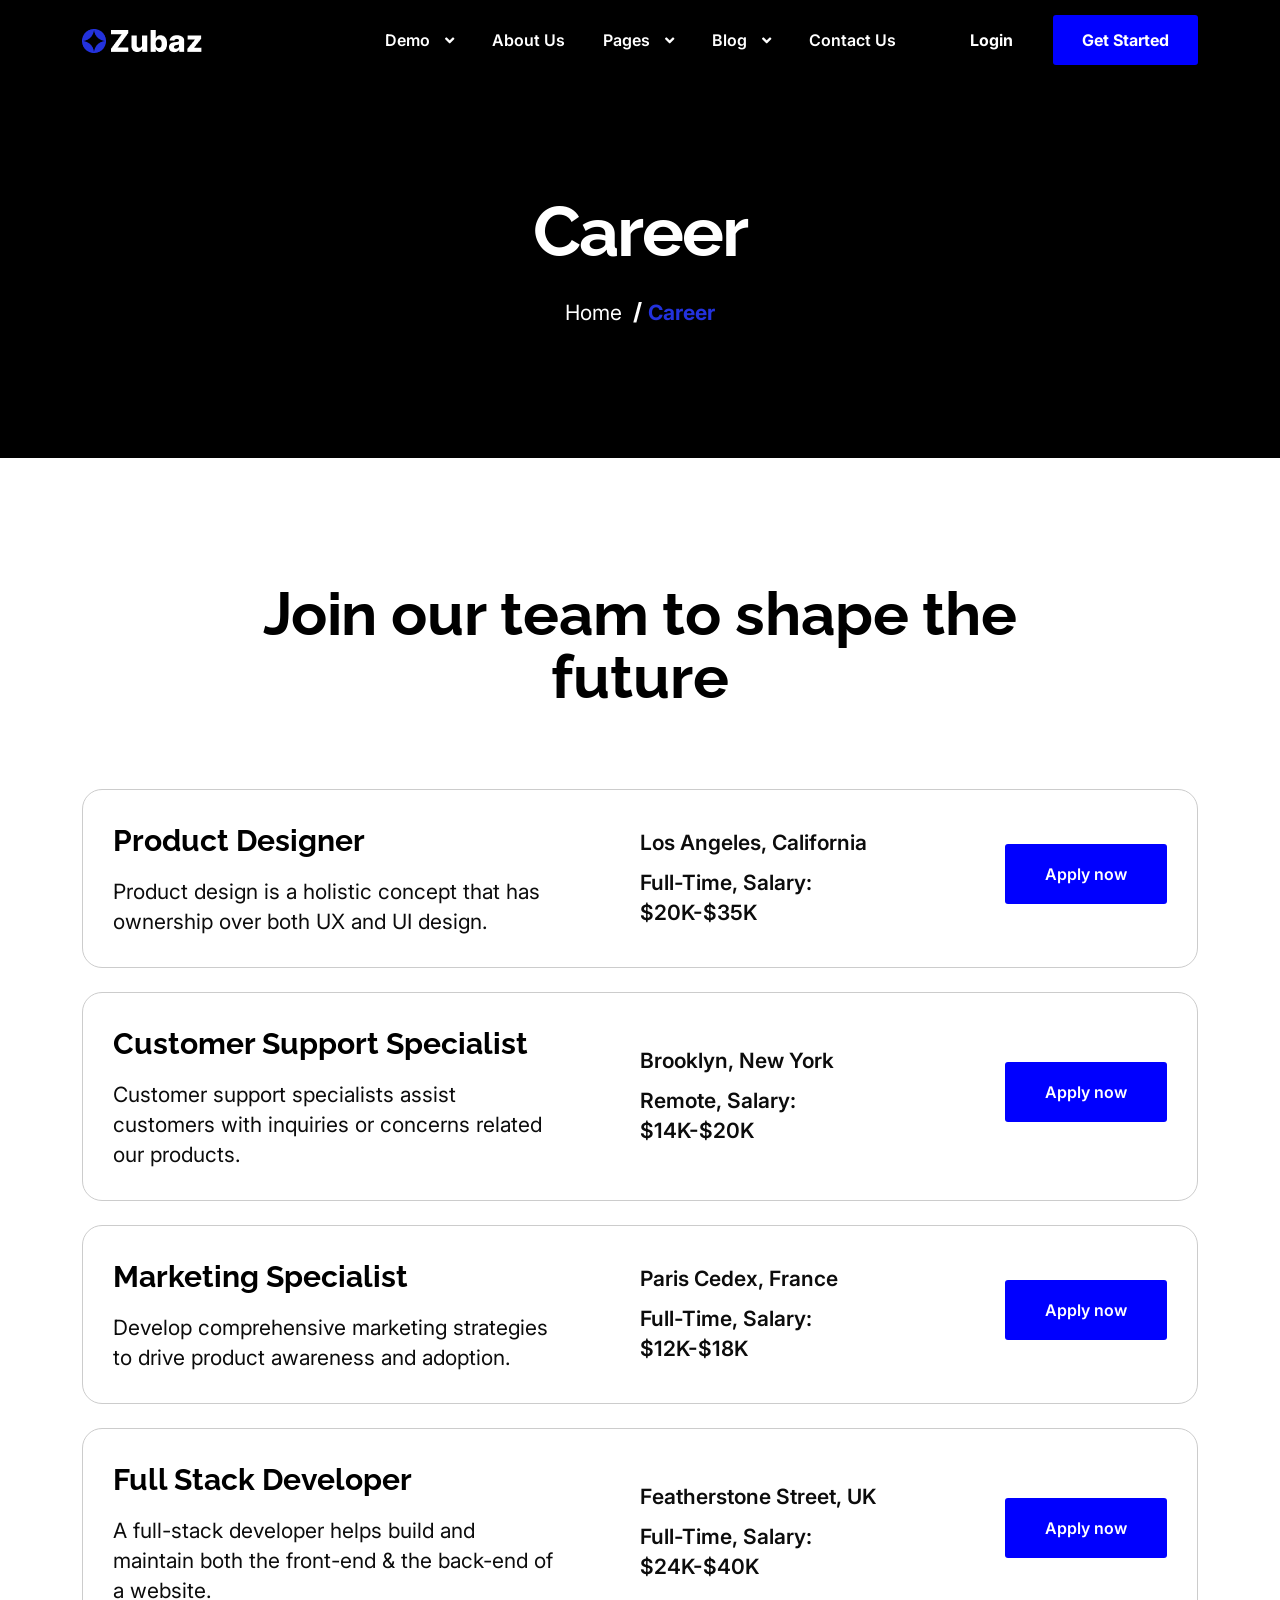
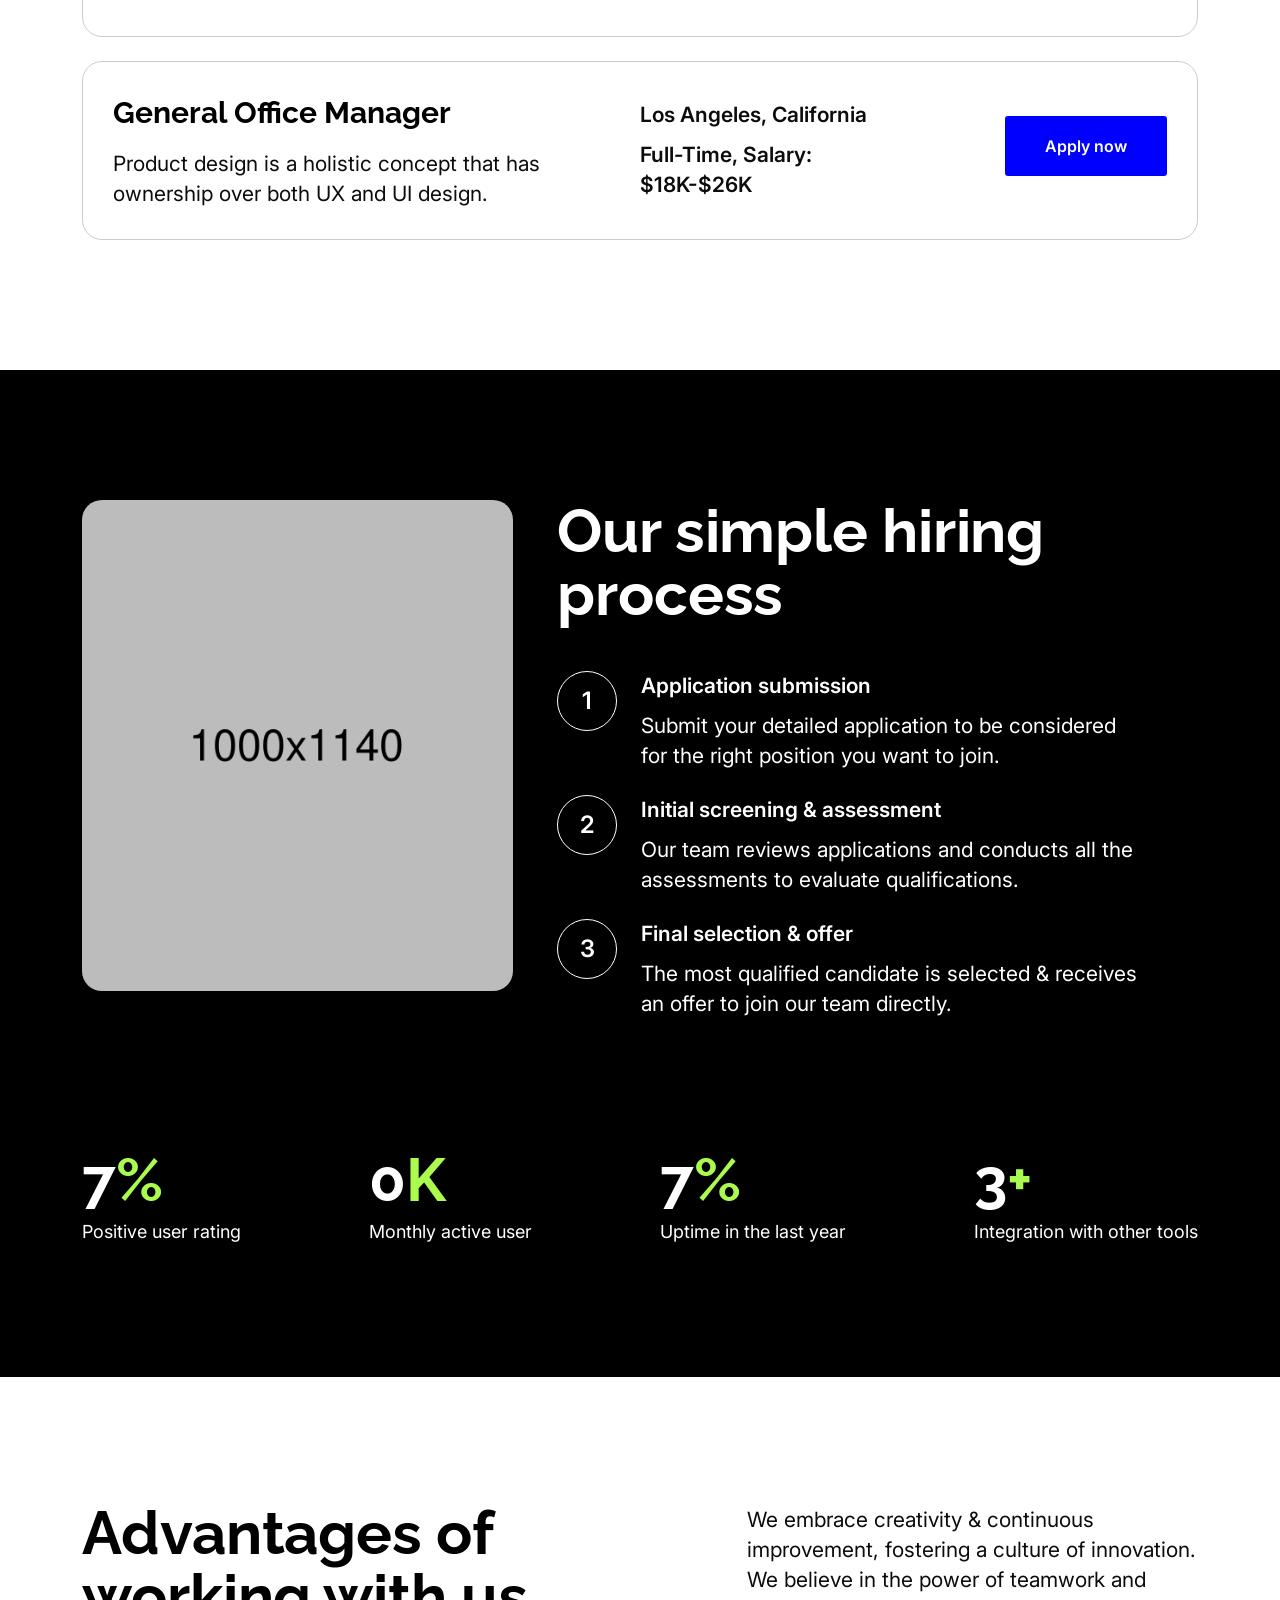
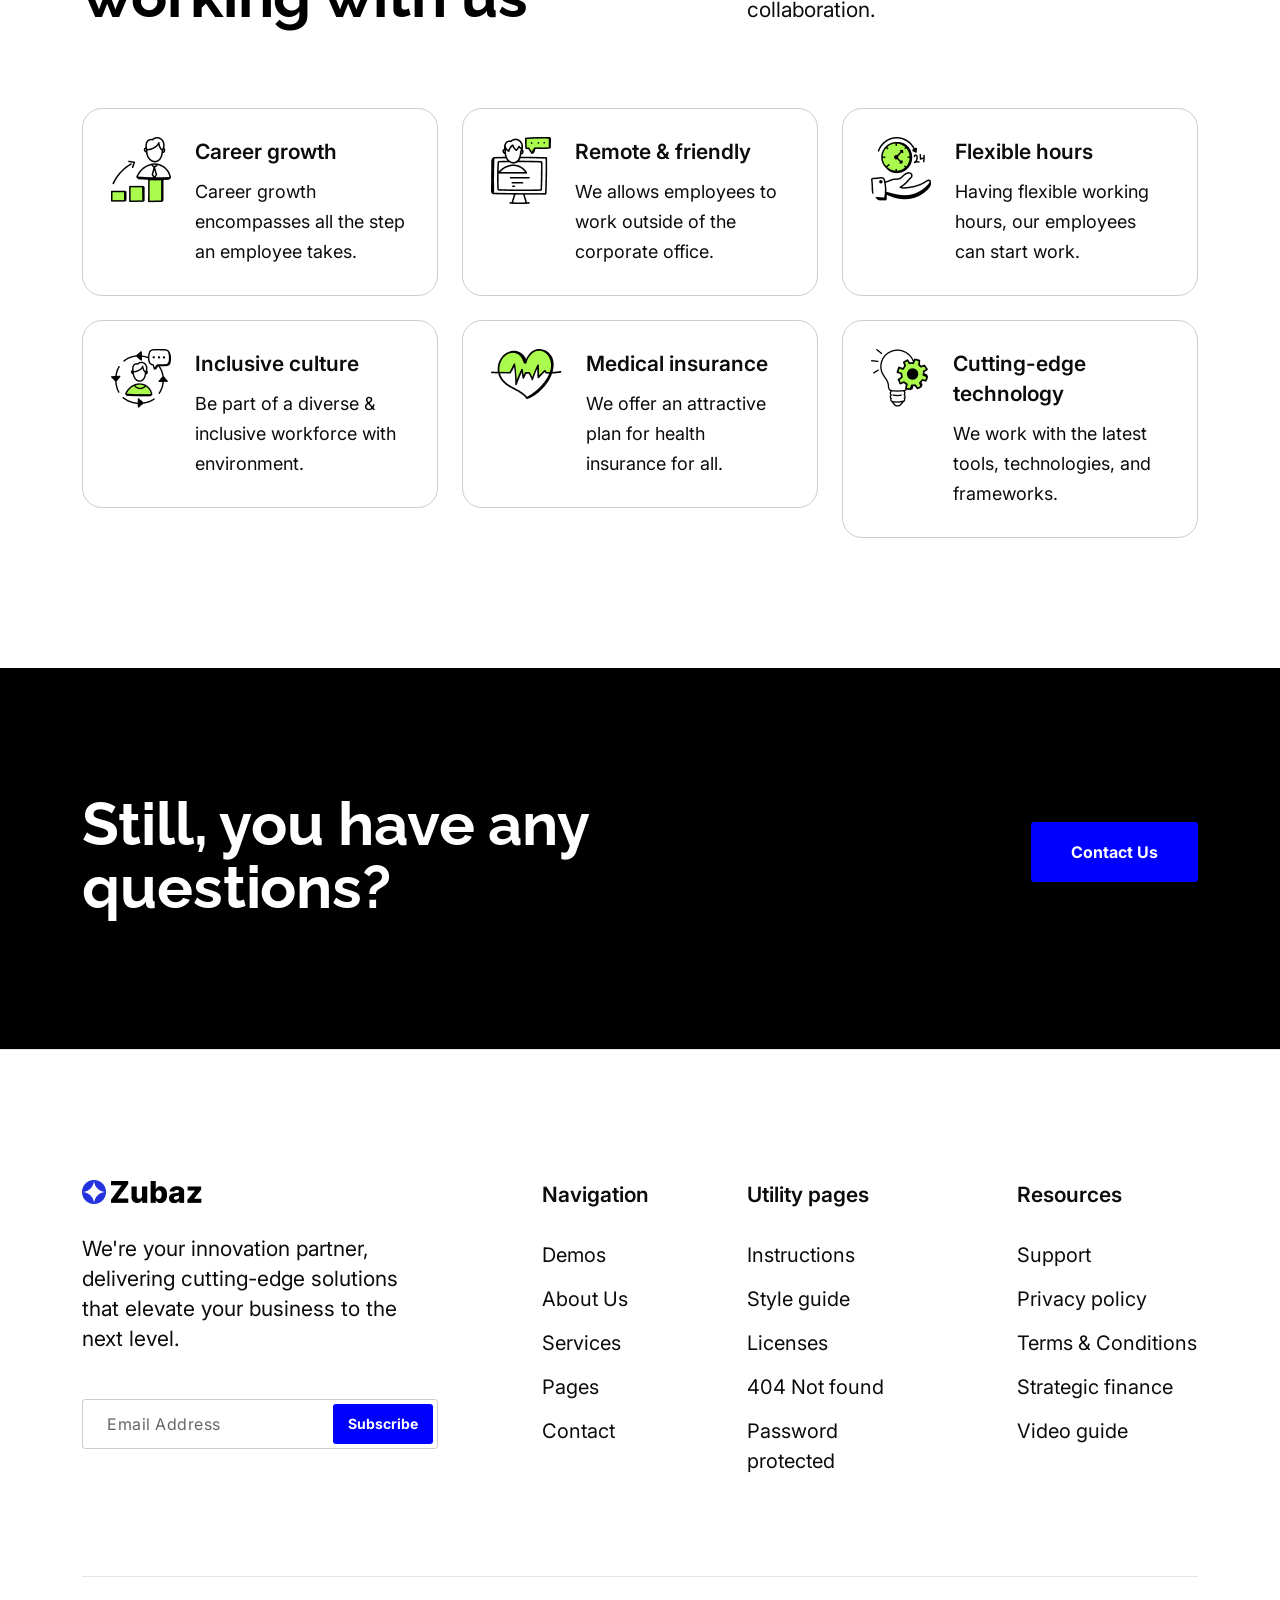
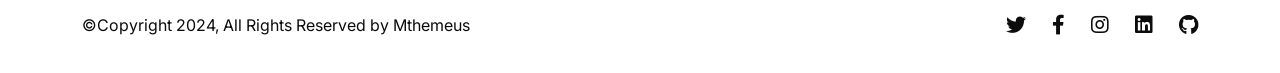
<file: career.html>
<!DOCTYPE html>
<html lang="en">

<head>
  <meta charset="UTF-8">
  <meta http-equiv="X-UA-Compatible" content="IE=edge">
  <meta name="viewport" content="width=device-width, initial-scale=1.0">
  <title>Zubuz || Responsive HTML 5 Template</title>

  <link rel="shortcut icon" href="assets/images/favicon.ico" type="image/x-icon">
  <link rel="icon" href="assets/images/favicon.ico" type="image/x-icon">
  <!--- End favicon-->

  <link href="https://fonts.googleapis.com/css2?family=Inter:wght@400;600&family=Raleway:wght@600;700&display=swap" rel="stylesheet">
  <!-- End google font  -->

  <link rel="stylesheet" href="assets/css/bootstrap.min.css">
  <link rel="stylesheet" href="assets/css/magnific-popup.css">
  <link rel="stylesheet" href="assets/css/slick.css">
  <link rel="stylesheet" href="assets/css/animate.css">
  <link rel="stylesheet" href="assets/css/fontawesome.css">


  <!-- Code Editor  -->

  <link rel="stylesheet" href="assets/css/main.css">
  <link rel="stylesheet" href="assets/css/app.min.css">
</head>

<body class="light">

  <div class="zubuz-preloader-wrap">
    <div class="zubuz-preloader">
      <div></div>
      <div></div>
      <div></div>
      <div></div>
    </div>
  </div>




  <header class="site-header site-header--menu-center zubuz-header-section dark-bg white-menu" id="sticky-menu">
    <div class="container">
      <nav class="navbar site-navbar">
        <!-- Brand Logo-->
        <div class="brand-logo">
          <a href="index.html">
            <img src="assets/images/logo/logo-white.png" alt="" class="light-version-logo">
          </a>
        </div>
        <div class="menu-block-wrapper">
          <div class="menu-overlay"></div>
          <nav class="menu-block" id="append-menu-header">
            <div class="mobile-menu-head">
              <div class="go-back">
                <i class="fa fa-angle-left"></i>
              </div>
              <div class="current-menu-title"></div>
              <div class="mobile-menu-close">&times;</div>
            </div>
            <ul class="site-menu-main">
              <li class="nav-item nav-item-has-children">
                <a href="#" class="nav-link-item drop-trigger">Demo <i class="fas fa-angle-down"></i></a>
                <ul class="sub-menu" id="submenu-1">
                  <li class="sub-menu--item">
                    <a href="index.html">
                      <span class="menu-item-text">Finance App</span>
                    </a>
                  </li>
                  <li class="sub-menu--item">
                    <a href="index-02.html">
                      <span class="menu-item-text">CRM Platform</span>
                    </a>
                  </li>
                  <li class="sub-menu--item">
                    <a href="index-03.html">
                      <span class="menu-item-text">SaaS Startups</span>
                    </a>
                  </li>
                </ul>
              </li>
              <li class="nav-item">
                <a href="about-us.html" class="nav-link-item">About Us</a>
              </li>
              <li class="nav-item nav-item-has-children">
                <a href="#" class="nav-link-item drop-trigger">Pages <i class="fas fa-angle-down"></i></a>
                <ul class="sub-menu" id="submenu-2">
                  <li class="sub-menu--item">
                    <a href="about-us.html">
                      <span class="menu-item-text">About Us</span>
                    </a>
                  </li>
                  <li class="sub-menu--item">
                    <a href="pricing.html">
                      <span class="menu-item-text">Pricing</span>
                    </a>
                  </li>
                  <li class="sub-menu--item nav-item-has-children">
                    <a href="#" data-menu-get="h3" class="drop-trigger">blog <i class="fas fa-angle-down"></i></a>
                    <ul class="sub-menu shape-none" id="submenu-3">
                      <li class="sub-menu--item">
                        <a href="blog.html">
                          <span class="menu-item-text">Our Blog</span>
                        </a>
                      </li>
                      <li class="sub-menu--item">
                        <a href="blog-column-one.html">
                          <span class="menu-item-text">blog column one</span>
                        </a>
                      </li>
                      <li class="sub-menu--item">
                        <a href="blog-column-two.html">
                          <span class="menu-item-text">blog column two</span>
                        </a>
                      </li>
                      <li class="sub-menu--item">
                        <a href="single-blog.html">
                          <span class="menu-item-text">blog details</span>
                        </a>
                      </li>
                    </ul>
                  </li>
                  <li class="sub-menu--item nav-item-has-children">
                    <a href="#" data-menu-get="h3" class="drop-trigger">Service<i class="fas fa-angle-down"></i>
                    </a>
                    <ul class="sub-menu shape-none" id="submenu-4">
                      <li class="sub-menu--item">
                        <a href="service.html">
                          <span class="menu-item-text">service</span>
                        </a>
                      </li>
                      <li class="sub-menu--item">
                        <a href="single-service.html">
                          <span class="menu-item-text">service details</span>
                        </a>
                      </li>
                    </ul>
                  </li>
                  <li class="sub-menu--item nav-item-has-children">
                    <a href="#" data-menu-get="h3" class="drop-trigger">Team<i class="fas fa-angle-down"></i>
                    </a>
                    <ul class="sub-menu shape-none" id="submenu-5">
                      <li class="sub-menu--item">
                        <a href="team.html">
                          <span class="menu-item-text">team</span>
                        </a>
                      </li>
                      <li class="sub-menu--item">
                        <a href="single-team.html">
                          <span class="menu-item-text">team details</span>
                        </a>
                      </li>
                    </ul>
                  </li>
                  <li class="sub-menu--item nav-item-has-children">
                    <a href="#" data-menu-get="h3" class="drop-trigger">Career<i class="fas fa-angle-down"></i>
                    </a>
                    <ul class="sub-menu shape-none" id="submenu-6">
                      <li class="sub-menu--item">
                        <a href="career.html">
                          <span class="menu-item-text">Career</span>
                        </a>
                      </li>
                      <li class="sub-menu--item">
                        <a href="single-career.html">
                          <span class="menu-item-text">Career details</span>
                        </a>
                      </li>
                    </ul>
                  </li>
                  <li class="sub-menu--item nav-item-has-children">
                    <a href="#" data-menu-get="h3" class="drop-trigger">Portfolio<i class="fas fa-angle-down"></i>
                    </a>
                    <ul class="sub-menu shape-none" id="submenu-7">
                      <li class="sub-menu--item">
                        <a href="portfolio-grid.html">
                          <span class="menu-item-text">portfolio gird</span>
                        </a>
                      </li>
                      <li class="sub-menu--item">
                        <a href="portfolio-classic.html">
                          <span class="menu-item-text">portfolio classic</span>
                        </a>
                      </li>
                      <li class="sub-menu--item">
                        <a href="single-portfolio.html">
                          <span class="menu-item-text">Single Portfolio</span>
                        </a>
                      </li>
                    </ul>
                  </li>
                  <li class="sub-menu--item nav-item-has-children">
                    <a href="#" data-menu-get="h3" class="drop-trigger">Utility<i class="fas fa-angle-down"></i>
                    </a>
                    <ul class="sub-menu shape-none" id="submenu-8">
                      <li class="sub-menu--item">
                        <a href="faq.html">
                          <span class="menu-item-text">faq</span>
                        </a>
                      </li>
                      <li class="sub-menu--item">
                        <a href="errors-404.html">
                          <span class="menu-item-text">Error 404</span>
                        </a>
                      </li>
                      <li class="sub-menu--item">
                        <a href="integrations.html">
                          <span class="menu-item-text">integrations</span>
                        </a>
                      </li>
                      <li class="sub-menu--item">
                        <a href="testimonials.html">
                          <span class="menu-item-text">testimonials</span>
                        </a>
                      </li>
                      <li class="sub-menu--item">
                        <a href="coming-soon.html">
                          <span class="menu-item-text">Coming Soon</span>
                        </a>
                      </li>
                    </ul>
                  </li>
                  <li class="sub-menu--item nav-item-has-children">
                    <a href="#" data-menu-get="h3" class="drop-trigger">Account<i class="fas fa-angle-down"></i>
                    </a>
                    <ul class="sub-menu shape-none" id="submenu-9">
                      <li class="sub-menu--item">
                        <a href="sign-up.html">
                          <span class="menu-item-text">sign up</span>
                        </a>
                      </li>
                      <li class="sub-menu--item">
                        <a href="sign-in.html">
                          <span class="menu-item-text">sign in</span>
                        </a>
                      </li>
                      <li class="sub-menu--item">
                        <a href="reset-password.html">
                          <span class="menu-item-text">reset password</span>
                        </a>
                      </li>
                    </ul>
                  </li>
                </ul>
              </li>
              <li class="nav-item nav-item-has-children">
                <a href="#" class="nav-link-item drop-trigger">Blog <i class="fas fa-angle-down"></i></a>
                <ul class="sub-menu" id="submenu-10">
                  <li class="sub-menu--item">
                    <a href="blog.html">
                      <span class="menu-item-text">Our Blog</span>
                    </a>
                  </li>
                  <li class="sub-menu--item">
                    <a href="blog-column-one.html">
                      <span class="menu-item-text">blog column one</span>
                    </a>
                  </li>
                  <li class="sub-menu--item">
                    <a href="blog-column-two.html">
                      <span class="menu-item-text">blog column two</span>
                    </a>
                  </li>
                  <li class="sub-menu--item">
                    <a href="single-blog.html">
                      <span class="menu-item-text">blog details</span>
                    </a>
                  </li>
                </ul>
              </li>
              <li class="nav-item">
                <a href="contact-us.html" class="nav-link-item">Contact Us</a>
              </li>
            </ul>
          </nav>
        </div>

        <div class="header-btn header-btn-l1 ms-auto d-none d-xs-inline-flex">
          <div class="zubuz-header-btn-wrap">
            <a class="zubuz-login-btn" href="sign-up.html">Login</a>
          </div>
          <a class="zubuz-default-btn zubuz-header-btn" href="contact-us.html">
            <span>Get Started</span>
          </a>
        </div>
        <!-- mobile menu trigger -->
        <div class="mobile-menu-trigger light">
          <span></span>
        </div>
        <!--/.Mobile Menu Hamburger Ends-->
      </nav>
    </div>
  </header>
  <!--End landex-header-section -->

  <div class="zubuz-breadcrumb">
    <div class="container">
      <h1 class="post__title">Career</h1>
      <nav class="breadcrumbs">
        <ul>
          <li><a href="index.html">Home</a></li>
          <li aria-current="page"> Career</li>
        </ul>
      </nav>

    </div>
  </div>
  <!-- End breadcrumb -->

  <div class="section zubuz-section-padding3">
    <div class="container">
      <div class="zubuz-section-title center">
        <h2>Join our team to shape the future</h2>
      </div>
      <div class="zubuz-jobs-wrap">
        <div class="zubuz-jobs-item">
          <div class="zubuz-jobs-item-content">
            <h3>Product Designer</h3>
            <p>Product design is a holistic concept that has ownership over both UX and UI design.</p>
          </div>
          <div class="zubuz-jobs-item-content">
            <span>Los Angeles, California</span>
            <span>Full-Time, Salary: $20K-$35K</span>
          </div>
          <div class="zubuz-jobs-item-content">
            <div class="zubuz-jobs-apply-btn">
              <a class="zubuz-default-btn" href="contact-us.html"><span>Apply now</span></a>
            </div>
          </div>
        </div>
        <div class="zubuz-jobs-item">
          <div class="zubuz-jobs-item-content">
            <h3>Customer Support Specialist</h3>
            <p>Customer support specialists assist customers with inquiries or concerns related our products.</p>
          </div>
          <div class="zubuz-jobs-item-content">
            <span>Brooklyn, New York</span>
            <span>Remote, Salary: $14K-$20K</span>
          </div>
          <div class="zubuz-jobs-item-content">
            <div class="zubuz-jobs-apply-btn">
              <a class="zubuz-default-btn" href="contact-us.html"><span>Apply now</span></a>
            </div>
          </div>
        </div>

        <div class="zubuz-jobs-item">
          <div class="zubuz-jobs-item-content">
            <h3>Marketing Specialist</h3>
            <p>Develop comprehensive marketing strategies to drive product awareness and adoption.</p>
          </div>
          <div class="zubuz-jobs-item-content">
            <span>Paris Cedex, France</span>
            <span>Full-Time, Salary: $12K-$18K</span>
          </div>
          <div class="zubuz-jobs-item-content">
            <div class="zubuz-jobs-apply-btn">
              <a class="zubuz-default-btn" href="contact-us.html"><span>Apply now</span></a>
            </div>
          </div>
        </div>
        <div class="zubuz-jobs-item">
          <div class="zubuz-jobs-item-content">
            <h3>Full Stack Developer</h3>
            <p>A full-stack developer helps build and maintain both the front-end & the back-end of a website.</p>
          </div>
          <div class="zubuz-jobs-item-content">
            <span>Featherstone Street, UK</span>
            <span>Full-Time, Salary: $24K-$40K</span>
          </div>
          <div class="zubuz-jobs-item-content">
            <div class="zubuz-jobs-apply-btn">
              <a class="zubuz-default-btn" href="contact-us.html"><span>Apply now</span></a>
            </div>
          </div>
        </div>
        <div class="zubuz-jobs-item">
          <div class="zubuz-jobs-item-content">
            <h3>General Office Manager</h3>
            <p>Product design is a holistic concept that has ownership over both UX and UI design.</p>
          </div>
          <div class="zubuz-jobs-item-content">
            <span>Los Angeles, California</span>
            <span>Full-Time, Salary: $18K-$26K</span>
          </div>
          <div class="zubuz-jobs-item-content">
            <div class="zubuz-jobs-apply-btn">
              <a class="zubuz-default-btn" href="contact-us.html"><span>Apply now</span></a>
            </div>
          </div>
        </div>
      </div>
    </div>
  </div>
  <!-- End section -->

  <div class="section zubuz-section-padding2 dark-bg">
    <div class="container">
      <div class="row">
        <div class="col-lg-5">
          <div class="zubuz-career-thumb">
            <img src="assets/images/v3/thumb-v3-3.png" alt="">
          </div>
        </div>
        <div class="col-lg-7">
          <div class="zubuz-default-content m-left light">
            <h2>Our simple hiring process</h2>
            <div class="zubuz-extara-mt">
              <div class="zubuz-iconbox-wrap-left">
                <div class="zubuz-iconbox-number">
                  1
                </div>
                <div class="zubuz-iconbox-data light">
                  <span>Application submission</span>
                  <p>Submit your detailed application to be considered for the right position you want to join.</p>
                </div>
              </div>
              <div class="zubuz-iconbox-wrap-left">
                <div class="zubuz-iconbox-number">
                  2
                </div>
                <div class="zubuz-iconbox-data light">
                  <span>Initial screening & assessment</span>
                  <p>Our team reviews applications and conducts all the assessments to evaluate qualifications.</p>
                </div>
              </div>
              <div class="zubuz-iconbox-wrap-left">
                <div class="zubuz-iconbox-number">
                  3
                </div>
                <div class="zubuz-iconbox-data light">
                  <span>Final selection & offer</span>
                  <p>The most qualified candidate is selected & receives an offer to join our team directly.</p>
                </div>
              </div>
            </div>
          </div>
        </div>
      </div>
    </div>
  </div>
  <!-- End section -->

  <div class="section dark-bg zubuz-section-padding5">
    <div id="zubuz-counter"></div>
    <div class="container">
      <div class="zubuz-counter-wrap2">
        <div class="zubuz-counter-data light">
          <h2 class="zubuz-counter-number"><span data-percentage="99.5" class="zubuz-counter"></span><em>%</em></h2>
          <p>Positive user rating</p>
        </div>
        <div class="zubuz-counter-data light">
          <h2 class="zubuz-counter-number"><span data-percentage="2" class="zubuz-counter"></span><em>K</em></h2>
          <p>Monthly active user</p>
        </div>
        <div class="zubuz-counter-data light">
          <h2 class="zubuz-counter-number"><span data-percentage="100" class="zubuz-counter"></span><em>%</em></h2>
          <p>Uptime in the last year</p>
        </div>
        <div class="zubuz-counter-data light">
          <h2 class="zubuz-counter-number"><span data-percentage="55" class="zubuz-counter"></span><em>+</em></h2>
          <p>Integration with other tools</p>
        </div>
      </div>
    </div>
  </div>
  <!-- End section -->

  <div class="section zubuz-section-padding3">
    <div class="container">
      <div class="zubuz-section-title zubuz-two-column-title">
        <div class="row">
          <div class="col-lg-7">
            <h2>Advantages of working with us</h2>
          </div>
          <div class="col-lg-5 d-flex align-items-center">
            <p>We embrace creativity & continuous improvement, fostering a culture of innovation. We believe in the power of teamwork and collaboration.</p>
          </div>
        </div>
      </div>
      <div class="row">
        <div class="col-xl-4 col-md-6">
          <div class="zubuz-iconbox-wrap-left iconbox-left-border">
            <div class="zubuz-iconbox-icon none-bg">
              <img src="assets/images/team/icon1.png" alt="">
            </div>
            <div class="zubuz-iconbox-data data-small">
              <span>Career growth</span>
              <p>Career growth encompasses all the step an employee takes.</p>
            </div>
          </div>
        </div>
        <div class="col-xl-4 col-md-6">
          <div class="zubuz-iconbox-wrap-left iconbox-left-border">
            <div class="zubuz-iconbox-icon none-bg">
              <img src="assets/images/team/icon2.png" alt="">
            </div>
            <div class="zubuz-iconbox-data data-small">
              <span>Remote & friendly</span>
              <p>We allows employees to work outside of the corporate office.</p>
            </div>
          </div>
        </div>
        <div class="col-xl-4 col-md-6">
          <div class="zubuz-iconbox-wrap-left iconbox-left-border">
            <div class="zubuz-iconbox-icon none-bg">
              <img src="assets/images/team/icon3.png" alt="">
            </div>
            <div class="zubuz-iconbox-data data-small">
              <span>Flexible hours</span>
              <p>Having flexible working hours, our employees can start work.</p>
            </div>
          </div>
        </div>
        <div class="col-xl-4 col-md-6">
          <div class="zubuz-iconbox-wrap-left iconbox-left-border">
            <div class="zubuz-iconbox-icon none-bg">
              <img src="assets/images/team/icon4.png" alt="">
            </div>
            <div class="zubuz-iconbox-data data-small">
              <span>Inclusive culture</span>
              <p>Be part of a diverse & inclusive workforce with environment.</p>
            </div>
          </div>
        </div>
        <div class="col-xl-4 col-md-6">
          <div class="zubuz-iconbox-wrap-left iconbox-left-border">
            <div class="zubuz-iconbox-icon none-bg">
              <img src="assets/images/team/icon5.png" alt="">
            </div>
            <div class="zubuz-iconbox-data data-small">
              <span>Medical insurance</span>
              <p>We offer an attractive plan for health insurance for all.</p>
            </div>
          </div>
        </div>
        <div class="col-xl-4 col-md-6">
          <div class="zubuz-iconbox-wrap-left iconbox-left-border">
            <div class="zubuz-iconbox-icon none-bg">
              <img src="assets/images/team/icon6.png" alt="">
            </div>
            <div class="zubuz-iconbox-data data-small">
              <span>Cutting-edge technology</span>
              <p>We work with the latest tools, technologies, and frameworks.</p>
            </div>
          </div>
        </div>
      </div>
    </div>
  </div>
  <!-- End Section -->

  <div class="section zubuz-section-padding dark-bg">
    <div class="container">
      <div class="row">
        <div class="col-lg-6">
          <div class="zubuz-default-content cta light">
            <h2>Still, you have any questions?</h2>
          </div>
        </div>
        <div class="col-lg-6 d-flex align-items-center">
          <div class="zubuz-title-btn">
            <a class="zubuz-default-btn" href="contact-us.html">
              <span>Contact Us</span>
            </a>
          </div>
        </div>
      </div>
    </div>
  </div>
  <!-- end section -->



  <footer class="zubuz-footer-section main-footer">
    <div class="container">
      <div class="zubuz-footer-top">
        <div class="row">
          <div class="col-xl-4 col-lg-12">
            <div class="zubuz-footer-textarea">
              <a href="">
                <img src="assets/images/logo/logo-dark.png" alt="">
              </a>
              <p>We're your innovation partner, delivering cutting-edge solutions that elevate your business to the next level.</p>
              <div class="zubuz-subscribe-one">
                <form action="#">
                  <input type="email" placeholder="Email Address">
                  <button class="zubuz-default-btn zubuz-subscription-btn one" id="zubuz-subscription-btn" type="submit">
                    <span>Subscribe</span>
                  </button>
                </form>
              </div>
            </div>
          </div>
          <div class="col-xl-3 col-md-4">
            <div class="zubuz-footer-menu extar-margin">
              <div class="zubuz-footer-title">
                <p>Navigation</p>
              </div>
              <ul>
                <li><a href="">Demos</a></li>
                <li><a href="">About Us</a></li>
                <li><a href="">Services</a></li>
                <li><a href="">Pages</a></li>
                <li><a href="">Contact</a></li>
              </ul>
            </div>
          </div>
          <div class="col-xl-2 col-md-4">
            <div class="zubuz-footer-menu">
              <div class="zubuz-footer-title">
                <p>Utility pages</p>
              </div>
              <ul>
                <li><a href="">Instructions</a></li>
                <li><a href="">Style guide</a></li>
                <li><a href="">Licenses</a></li>
                <li><a href="">404 Not found</a></li>
                <li><a href="">Password protected</a></li>
              </ul>
            </div>
          </div>
          <div class="col-xl-3 col-md-4">
            <div class="zubuz-footer-menu extar-margin">
              <div class="zubuz-footer-title">
                <p>Resources</p>
              </div>
              <ul>
                <li><a href="">Support</a></li>
                <li><a href="">Privacy policy</a></li>
                <li><a href="">Terms & Conditions</a></li>
                <li><a href="">Strategic finance</a></li>
                <li><a href="">Video guide</a></li>
              </ul>
            </div>
          </div>
        </div>
      </div>
      <div class="zubuz-footer-bottom">
        <div class="zubuz-social-icon order-md-2">
          <ul>
            <li>
              <a href="https://twitter.com/" target="_blank">
                <i class="fab fa-twitter"></i>
              </a>
            </li>
            <li>
              <a href="https://facebook.com/" target="_blank">
                <i class="fab fa-facebook-f"></i>
              </a>
            </li>
            <li>
              <a href="https://www.instagram.com/" target="_blank">
                <i class="fab fa-instagram"></i>
              </a>
            </li>
            <li>
              <a href="https://www.linkedin.com/" target="_blank">
                <i class="fab fa-linkedin"></i>
              </a>
            </li>
            <li>
              <a href="https://github.com/" target="_blank">
                <i class="fab fa-github"></i>
              </a>
            </li>
          </ul>
        </div>
        <div class="zubuz-copywright">
          <p> &copy;Copyright 2024, All Rights Reserved by Mthemeus</p>
        </div>
      </div>

    </div>
  </footer>





  <!-- scripts -->
  <script src="assets/js/jquery-3.6.0.min.js"></script>
  <script src="assets/js/bootstrap.bundle.min.js"></script>
  <script src="assets/js/menu/menu.js"></script>
  <script src="assets/js/isotope.pkgd.min.js"></script>
  <script src="assets/js/jquery.magnific-popup.min.js"></script>
  <script src="assets/js/slick.js"></script>
  <script src="assets/js/countdown.js"></script>
  <script src="assets/js/wow.min.js"></script>
  <script src="assets/js/faq.js"></script>

  <script src="assets/js/app.js"></script>


</body>
</html>
</file>
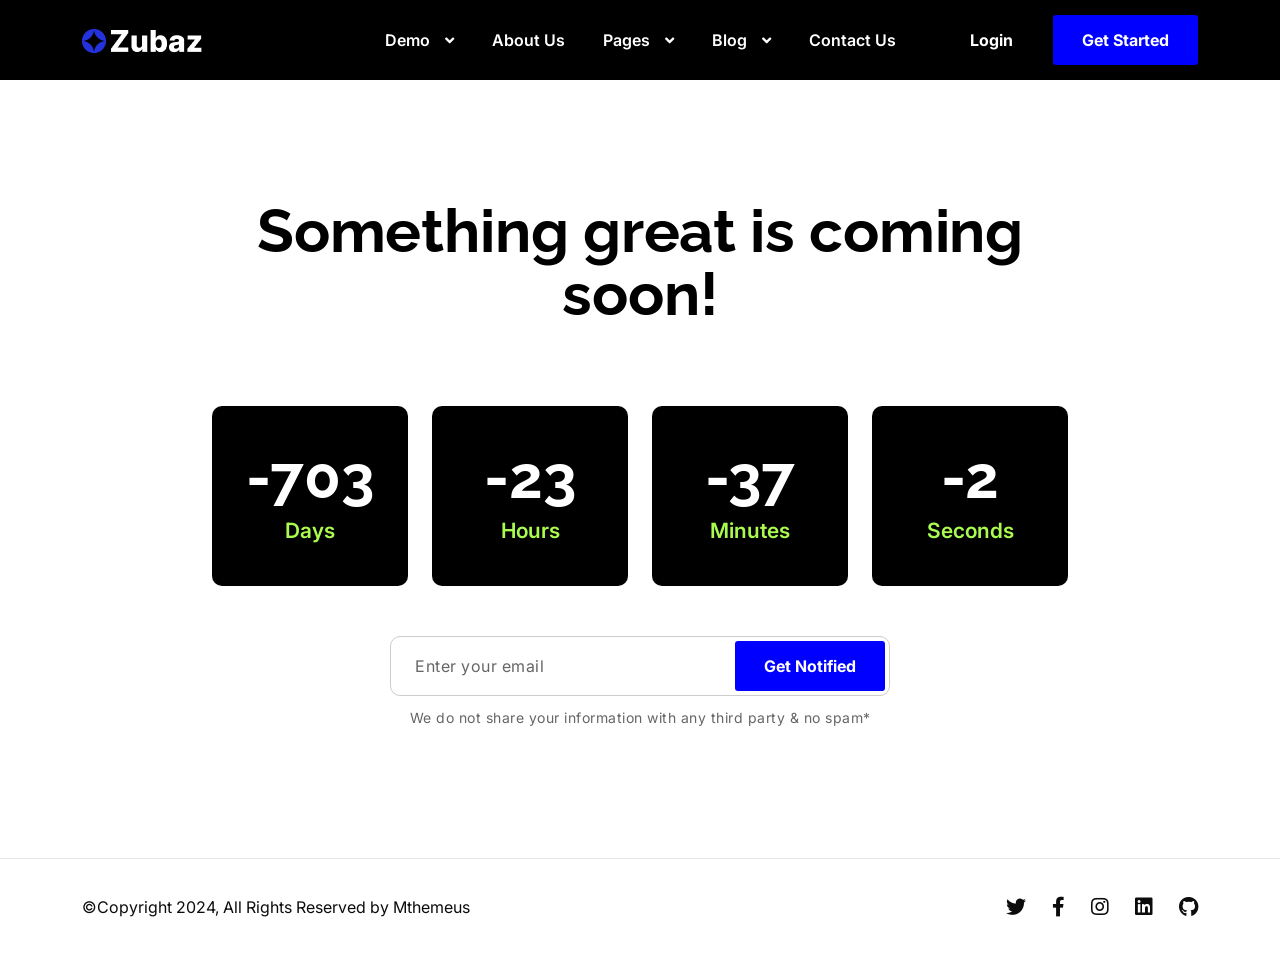
<file: coming-soon.html>
<!DOCTYPE html>
<html lang="en">

<head>
  <meta charset="UTF-8">
  <meta http-equiv="X-UA-Compatible" content="IE=edge">
  <meta name="viewport" content="width=device-width, initial-scale=1.0">
  <title>Zubuz || Responsive HTML 5 Template</title>

  <link rel="shortcut icon" href="assets/images/favicon.ico" type="image/x-icon">
  <link rel="icon" href="assets/images/favicon.ico" type="image/x-icon">
  <!--- End favicon-->

  <link href="https://fonts.googleapis.com/css2?family=Inter:wght@400;600&family=Raleway:wght@600;700&display=swap" rel="stylesheet">
  <!-- End google font  -->

  <link rel="stylesheet" href="assets/css/bootstrap.min.css">
  <link rel="stylesheet" href="assets/css/magnific-popup.css">
  <link rel="stylesheet" href="assets/css/slick.css">
  <link rel="stylesheet" href="assets/css/animate.css">
  <link rel="stylesheet" href="assets/css/fontawesome.css">


  <!-- Code Editor  -->

  <link rel="stylesheet" href="assets/css/main.css">
  <link rel="stylesheet" href="assets/css/app.min.css">
</head>

<body class="light">

  <div class="zubuz-preloader-wrap">
    <div class="zubuz-preloader">
      <div></div>
      <div></div>
      <div></div>
      <div></div>
    </div>
  </div>




  <header class="site-header site-header--menu-center zubuz-header-section dark-bg white-menu" id="sticky-menu">
    <div class="container">
      <nav class="navbar site-navbar">
        <!-- Brand Logo-->
        <div class="brand-logo">
          <a href="index.html">
            <img src="assets/images/logo/logo-white.png" alt="" class="light-version-logo">
          </a>
        </div>
        <div class="menu-block-wrapper">
          <div class="menu-overlay"></div>
          <nav class="menu-block" id="append-menu-header">
            <div class="mobile-menu-head">
              <div class="go-back">
                <i class="fa fa-angle-left"></i>
              </div>
              <div class="current-menu-title"></div>
              <div class="mobile-menu-close">&times;</div>
            </div>
            <ul class="site-menu-main">
              <li class="nav-item nav-item-has-children">
                <a href="#" class="nav-link-item drop-trigger">Demo <i class="fas fa-angle-down"></i></a>
                <ul class="sub-menu" id="submenu-1">
                  <li class="sub-menu--item">
                    <a href="index.html">
                      <span class="menu-item-text">Finance App</span>
                    </a>
                  </li>
                  <li class="sub-menu--item">
                    <a href="index-02.html">
                      <span class="menu-item-text">CRM Platform</span>
                    </a>
                  </li>
                  <li class="sub-menu--item">
                    <a href="index-03.html">
                      <span class="menu-item-text">SaaS Startups</span>
                    </a>
                  </li>
                </ul>
              </li>
              <li class="nav-item">
                <a href="about-us.html" class="nav-link-item">About Us</a>
              </li>
              <li class="nav-item nav-item-has-children">
                <a href="#" class="nav-link-item drop-trigger">Pages <i class="fas fa-angle-down"></i></a>
                <ul class="sub-menu" id="submenu-2">
                  <li class="sub-menu--item">
                    <a href="about-us.html">
                      <span class="menu-item-text">About Us</span>
                    </a>
                  </li>
                  <li class="sub-menu--item">
                    <a href="pricing.html">
                      <span class="menu-item-text">Pricing</span>
                    </a>
                  </li>
                  <li class="sub-menu--item nav-item-has-children">
                    <a href="#" data-menu-get="h3" class="drop-trigger">blog <i class="fas fa-angle-down"></i></a>
                    <ul class="sub-menu shape-none" id="submenu-3">
                      <li class="sub-menu--item">
                        <a href="blog.html">
                          <span class="menu-item-text">Our Blog</span>
                        </a>
                      </li>
                      <li class="sub-menu--item">
                        <a href="blog-column-one.html">
                          <span class="menu-item-text">blog column one</span>
                        </a>
                      </li>
                      <li class="sub-menu--item">
                        <a href="blog-column-two.html">
                          <span class="menu-item-text">blog column two</span>
                        </a>
                      </li>
                      <li class="sub-menu--item">
                        <a href="single-blog.html">
                          <span class="menu-item-text">blog details</span>
                        </a>
                      </li>
                    </ul>
                  </li>
                  <li class="sub-menu--item nav-item-has-children">
                    <a href="#" data-menu-get="h3" class="drop-trigger">Service<i class="fas fa-angle-down"></i>
                    </a>
                    <ul class="sub-menu shape-none" id="submenu-4">
                      <li class="sub-menu--item">
                        <a href="service.html">
                          <span class="menu-item-text">service</span>
                        </a>
                      </li>
                      <li class="sub-menu--item">
                        <a href="single-service.html">
                          <span class="menu-item-text">service details</span>
                        </a>
                      </li>
                    </ul>
                  </li>
                  <li class="sub-menu--item nav-item-has-children">
                    <a href="#" data-menu-get="h3" class="drop-trigger">Team<i class="fas fa-angle-down"></i>
                    </a>
                    <ul class="sub-menu shape-none" id="submenu-5">
                      <li class="sub-menu--item">
                        <a href="team.html">
                          <span class="menu-item-text">team</span>
                        </a>
                      </li>
                      <li class="sub-menu--item">
                        <a href="single-team.html">
                          <span class="menu-item-text">team details</span>
                        </a>
                      </li>
                    </ul>
                  </li>
                  <li class="sub-menu--item nav-item-has-children">
                    <a href="#" data-menu-get="h3" class="drop-trigger">Career<i class="fas fa-angle-down"></i>
                    </a>
                    <ul class="sub-menu shape-none" id="submenu-6">
                      <li class="sub-menu--item">
                        <a href="career.html">
                          <span class="menu-item-text">Career</span>
                        </a>
                      </li>
                      <li class="sub-menu--item">
                        <a href="single-career.html">
                          <span class="menu-item-text">Career details</span>
                        </a>
                      </li>
                    </ul>
                  </li>
                  <li class="sub-menu--item nav-item-has-children">
                    <a href="#" data-menu-get="h3" class="drop-trigger">Portfolio<i class="fas fa-angle-down"></i>
                    </a>
                    <ul class="sub-menu shape-none" id="submenu-7">
                      <li class="sub-menu--item">
                        <a href="portfolio-grid.html">
                          <span class="menu-item-text">portfolio gird</span>
                        </a>
                      </li>
                      <li class="sub-menu--item">
                        <a href="portfolio-classic.html">
                          <span class="menu-item-text">portfolio classic</span>
                        </a>
                      </li>
                      <li class="sub-menu--item">
                        <a href="single-portfolio.html">
                          <span class="menu-item-text">Single Portfolio</span>
                        </a>
                      </li>
                    </ul>
                  </li>
                  <li class="sub-menu--item nav-item-has-children">
                    <a href="#" data-menu-get="h3" class="drop-trigger">Utility<i class="fas fa-angle-down"></i>
                    </a>
                    <ul class="sub-menu shape-none" id="submenu-8">
                      <li class="sub-menu--item">
                        <a href="faq.html">
                          <span class="menu-item-text">faq</span>
                        </a>
                      </li>
                      <li class="sub-menu--item">
                        <a href="errors-404.html">
                          <span class="menu-item-text">Error 404</span>
                        </a>
                      </li>
                      <li class="sub-menu--item">
                        <a href="integrations.html">
                          <span class="menu-item-text">integrations</span>
                        </a>
                      </li>
                      <li class="sub-menu--item">
                        <a href="testimonials.html">
                          <span class="menu-item-text">testimonials</span>
                        </a>
                      </li>
                      <li class="sub-menu--item">
                        <a href="coming-soon.html">
                          <span class="menu-item-text">Coming Soon</span>
                        </a>
                      </li>
                    </ul>
                  </li>
                  <li class="sub-menu--item nav-item-has-children">
                    <a href="#" data-menu-get="h3" class="drop-trigger">Account<i class="fas fa-angle-down"></i>
                    </a>
                    <ul class="sub-menu shape-none" id="submenu-9">
                      <li class="sub-menu--item">
                        <a href="sign-up.html">
                          <span class="menu-item-text">sign up</span>
                        </a>
                      </li>
                      <li class="sub-menu--item">
                        <a href="sign-in.html">
                          <span class="menu-item-text">sign in</span>
                        </a>
                      </li>
                      <li class="sub-menu--item">
                        <a href="reset-password.html">
                          <span class="menu-item-text">reset password</span>
                        </a>
                      </li>
                    </ul>
                  </li>
                </ul>
              </li>
              <li class="nav-item nav-item-has-children">
                <a href="#" class="nav-link-item drop-trigger">Blog <i class="fas fa-angle-down"></i></a>
                <ul class="sub-menu" id="submenu-10">
                  <li class="sub-menu--item">
                    <a href="blog.html">
                      <span class="menu-item-text">Our Blog</span>
                    </a>
                  </li>
                  <li class="sub-menu--item">
                    <a href="blog-column-one.html">
                      <span class="menu-item-text">blog column one</span>
                    </a>
                  </li>
                  <li class="sub-menu--item">
                    <a href="blog-column-two.html">
                      <span class="menu-item-text">blog column two</span>
                    </a>
                  </li>
                  <li class="sub-menu--item">
                    <a href="single-blog.html">
                      <span class="menu-item-text">blog details</span>
                    </a>
                  </li>
                </ul>
              </li>
              <li class="nav-item">
                <a href="contact-us.html" class="nav-link-item">Contact Us</a>
              </li>
            </ul>
          </nav>
        </div>

        <div class="header-btn header-btn-l1 ms-auto d-none d-xs-inline-flex">
          <div class="zubuz-header-btn-wrap">
            <a class="zubuz-login-btn" href="sign-up.html">Login</a>
          </div>
          <a class="zubuz-default-btn zubuz-header-btn" href="contact-us.html">
            <span>Get Started</span>
          </a>
        </div>
        <!-- mobile menu trigger -->
        <div class="mobile-menu-trigger light">
          <span></span>
        </div>
        <!--/.Mobile Menu Hamburger Ends-->
      </nav>
    </div>
  </header>
  <!--End landex-header-section -->


  <div class="section zubuz-extra-section">
    <div class="container">
      <div class="zubuz-section-title center">
        <h2>
          Something great is coming soon!
        </h2>
      </div>
      <div class="zubuz-countdown-wrap">
        <div class="zubuz-countdown-item">
          <div class="countdown-days">
            <div class="number"></div>
          </div>
          <p>Days</p>
        </div>
        <div class="zubuz-countdown-item">
          <div class="countdown-hours">
            <div class="number"></div>
          </div>
          <p>Hours</p>
        </div>
        <div class="zubuz-countdown-item">
          <div class="countdown-minutes">
            <div class="number"></div>
          </div>
          <p>Minutes</p>
        </div>
        <div class="zubuz-countdown-item">
          <div class="countdown-seconds">
            <div class="number"></div>
          </div>
          <p>Seconds</p>
        </div>
      </div>
      <form action="#">
        <div class="zubuz-coming-newsletter">
          <input type="email" placeholder="Enter your email">
          <button type="submit" id="zubuz-notified-btn">Get Notified</button>
          <p>We do not share your information with any third party & no spam*</p>
        </div>
      </form>
    </div>
  </div>


  <footer class="zubuz-footer-section main-footer">
    <div class="container">
      <div class="zubuz-footer-bottom border-0">
        <div class="zubuz-social-icon order-md-2">
          <ul>
            <li>
              <a href="https://twitter.com/" target="_blank">
                <i class="fab fa-twitter"></i>
              </a>
            </li>
            <li>
              <a href="https://facebook.com/" target="_blank">
                <i class="fab fa-facebook-f"></i>
              </a>
            </li>
            <li>
              <a href="https://www.instagram.com/" target="_blank">
                <i class="fab fa-instagram"></i>
              </a>
            </li>
            <li>
              <a href="https://www.linkedin.com/" target="_blank">
                <i class="fab fa-linkedin"></i>
              </a>
            </li>
            <li>
              <a href="https://github.com/" target="_blank">
                <i class="fab fa-github"></i>
              </a>
            </li>
          </ul>
        </div>
        <div class="zubuz-copywright">
          <p> &copy;Copyright 2024, All Rights Reserved by Mthemeus</p>
        </div>
      </div>

    </div>
  </footer>





  <!-- scripts -->
  <script src="assets/js/jquery-3.6.0.min.js"></script>
  <script src="assets/js/bootstrap.bundle.min.js"></script>
  <script src="assets/js/menu/menu.js"></script>
  <script src="assets/js/isotope.pkgd.min.js"></script>
  <script src="assets/js/jquery.magnific-popup.min.js"></script>
  <script src="assets/js/slick.js"></script>
  <script src="assets/js/countdown.js"></script>
  <script src="assets/js/wow.min.js"></script>
  <script src="assets/js/faq.js"></script>

  <script src="assets/js/app.js"></script>


</body>
</html>
</file>
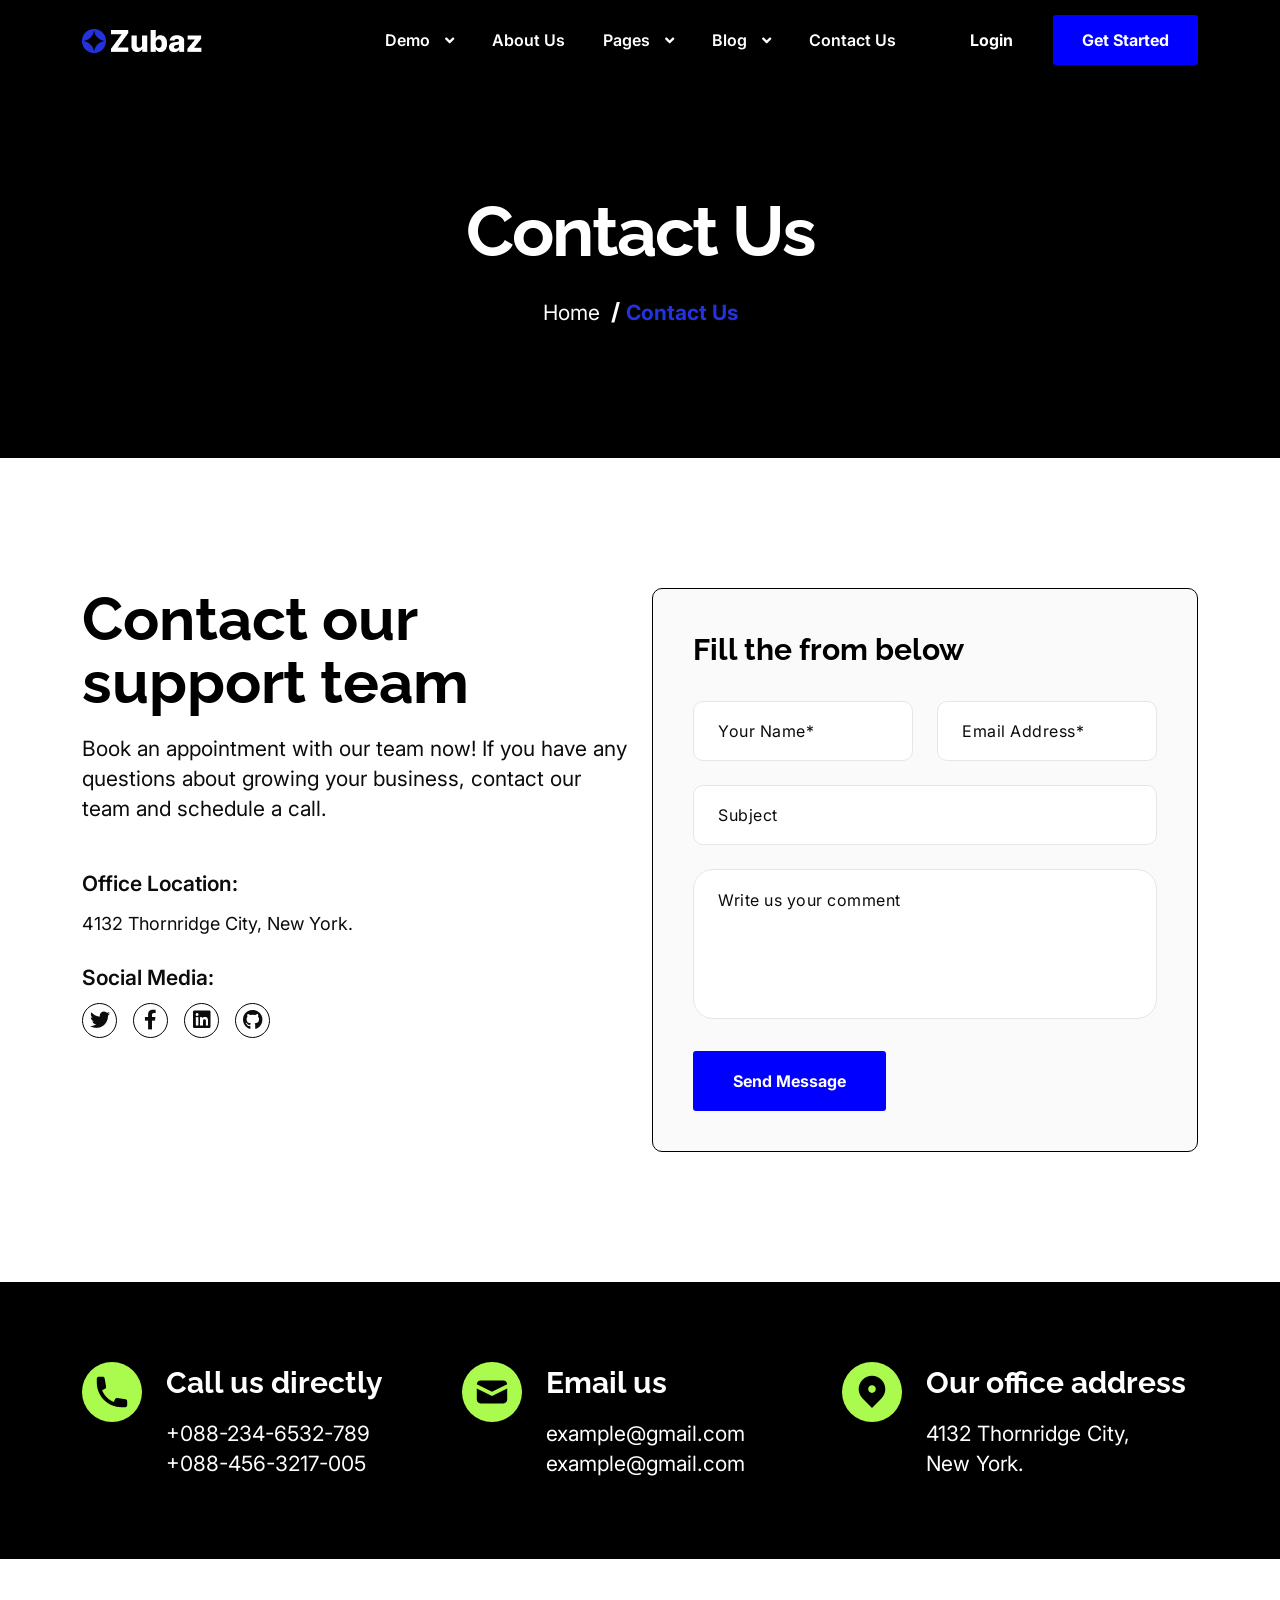
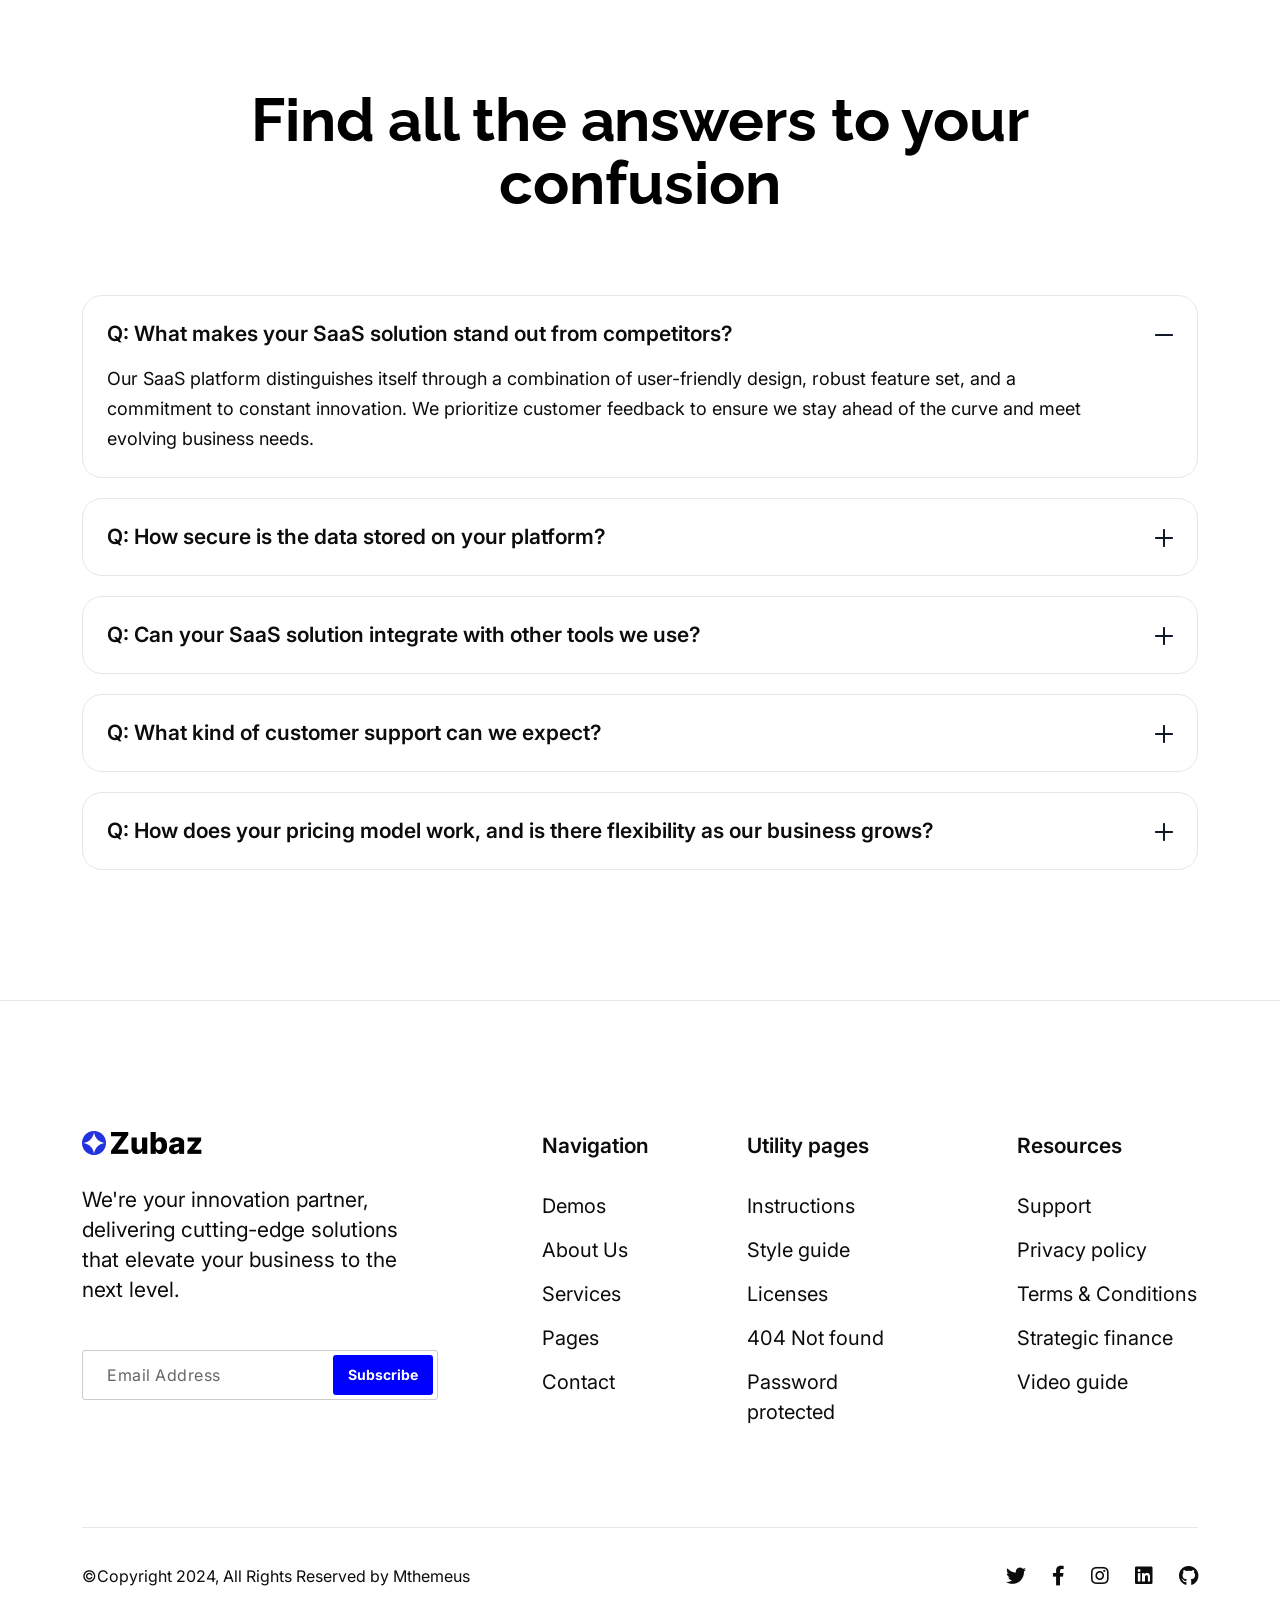
<file: contact-us.html>
<!DOCTYPE html>
<html lang="en">

<head>
  <meta charset="UTF-8">
  <meta http-equiv="X-UA-Compatible" content="IE=edge">
  <meta name="viewport" content="width=device-width, initial-scale=1.0">
  <title>Zubuz || Responsive HTML 5 Template</title>

  <link rel="shortcut icon" href="assets/images/favicon.ico" type="image/x-icon">
  <link rel="icon" href="assets/images/favicon.ico" type="image/x-icon">
  <!--- End favicon-->

  <link href="https://fonts.googleapis.com/css2?family=Inter:wght@400;600&family=Raleway:wght@600;700&display=swap" rel="stylesheet">
  <!-- End google font  -->

  <link rel="stylesheet" href="assets/css/bootstrap.min.css">
  <link rel="stylesheet" href="assets/css/magnific-popup.css">
  <link rel="stylesheet" href="assets/css/slick.css">
  <link rel="stylesheet" href="assets/css/animate.css">
  <link rel="stylesheet" href="assets/css/fontawesome.css">


  <!-- Code Editor  -->

  <link rel="stylesheet" href="assets/css/main.css">
  <link rel="stylesheet" href="assets/css/app.min.css">
</head>

<body class="light">

  <div class="zubuz-preloader-wrap">
    <div class="zubuz-preloader">
      <div></div>
      <div></div>
      <div></div>
      <div></div>
    </div>
  </div>




  <header class="site-header site-header--menu-center zubuz-header-section dark-bg white-menu" id="sticky-menu">
    <div class="container">
      <nav class="navbar site-navbar">
        <!-- Brand Logo-->
        <div class="brand-logo">
          <a href="index.html">
            <img src="assets/images/logo/logo-white.png" alt="" class="light-version-logo">
          </a>
        </div>
        <div class="menu-block-wrapper">
          <div class="menu-overlay"></div>
          <nav class="menu-block" id="append-menu-header">
            <div class="mobile-menu-head">
              <div class="go-back">
                <i class="fa fa-angle-left"></i>
              </div>
              <div class="current-menu-title"></div>
              <div class="mobile-menu-close">&times;</div>
            </div>
            <ul class="site-menu-main">
              <li class="nav-item nav-item-has-children">
                <a href="#" class="nav-link-item drop-trigger">Demo <i class="fas fa-angle-down"></i></a>
                <ul class="sub-menu" id="submenu-1">
                  <li class="sub-menu--item">
                    <a href="index.html">
                      <span class="menu-item-text">Finance App</span>
                    </a>
                  </li>
                  <li class="sub-menu--item">
                    <a href="index-02.html">
                      <span class="menu-item-text">CRM Platform</span>
                    </a>
                  </li>
                  <li class="sub-menu--item">
                    <a href="index-03.html">
                      <span class="menu-item-text">SaaS Startups</span>
                    </a>
                  </li>
                </ul>
              </li>
              <li class="nav-item">
                <a href="about-us.html" class="nav-link-item">About Us</a>
              </li>
              <li class="nav-item nav-item-has-children">
                <a href="#" class="nav-link-item drop-trigger">Pages <i class="fas fa-angle-down"></i></a>
                <ul class="sub-menu" id="submenu-2">
                  <li class="sub-menu--item">
                    <a href="about-us.html">
                      <span class="menu-item-text">About Us</span>
                    </a>
                  </li>
                  <li class="sub-menu--item">
                    <a href="pricing.html">
                      <span class="menu-item-text">Pricing</span>
                    </a>
                  </li>
                  <li class="sub-menu--item nav-item-has-children">
                    <a href="#" data-menu-get="h3" class="drop-trigger">blog <i class="fas fa-angle-down"></i></a>
                    <ul class="sub-menu shape-none" id="submenu-3">
                      <li class="sub-menu--item">
                        <a href="blog.html">
                          <span class="menu-item-text">Our Blog</span>
                        </a>
                      </li>
                      <li class="sub-menu--item">
                        <a href="blog-column-one.html">
                          <span class="menu-item-text">blog column one</span>
                        </a>
                      </li>
                      <li class="sub-menu--item">
                        <a href="blog-column-two.html">
                          <span class="menu-item-text">blog column two</span>
                        </a>
                      </li>
                      <li class="sub-menu--item">
                        <a href="single-blog.html">
                          <span class="menu-item-text">blog details</span>
                        </a>
                      </li>
                    </ul>
                  </li>
                  <li class="sub-menu--item nav-item-has-children">
                    <a href="#" data-menu-get="h3" class="drop-trigger">Service<i class="fas fa-angle-down"></i>
                    </a>
                    <ul class="sub-menu shape-none" id="submenu-4">
                      <li class="sub-menu--item">
                        <a href="service.html">
                          <span class="menu-item-text">service</span>
                        </a>
                      </li>
                      <li class="sub-menu--item">
                        <a href="single-service.html">
                          <span class="menu-item-text">service details</span>
                        </a>
                      </li>
                    </ul>
                  </li>
                  <li class="sub-menu--item nav-item-has-children">
                    <a href="#" data-menu-get="h3" class="drop-trigger">Team<i class="fas fa-angle-down"></i>
                    </a>
                    <ul class="sub-menu shape-none" id="submenu-5">
                      <li class="sub-menu--item">
                        <a href="team.html">
                          <span class="menu-item-text">team</span>
                        </a>
                      </li>
                      <li class="sub-menu--item">
                        <a href="single-team.html">
                          <span class="menu-item-text">team details</span>
                        </a>
                      </li>
                    </ul>
                  </li>
                  <li class="sub-menu--item nav-item-has-children">
                    <a href="#" data-menu-get="h3" class="drop-trigger">Career<i class="fas fa-angle-down"></i>
                    </a>
                    <ul class="sub-menu shape-none" id="submenu-6">
                      <li class="sub-menu--item">
                        <a href="career.html">
                          <span class="menu-item-text">Career</span>
                        </a>
                      </li>
                      <li class="sub-menu--item">
                        <a href="single-career.html">
                          <span class="menu-item-text">Career details</span>
                        </a>
                      </li>
                    </ul>
                  </li>
                  <li class="sub-menu--item nav-item-has-children">
                    <a href="#" data-menu-get="h3" class="drop-trigger">Portfolio<i class="fas fa-angle-down"></i>
                    </a>
                    <ul class="sub-menu shape-none" id="submenu-7">
                      <li class="sub-menu--item">
                        <a href="portfolio-grid.html">
                          <span class="menu-item-text">portfolio gird</span>
                        </a>
                      </li>
                      <li class="sub-menu--item">
                        <a href="portfolio-classic.html">
                          <span class="menu-item-text">portfolio classic</span>
                        </a>
                      </li>
                      <li class="sub-menu--item">
                        <a href="single-portfolio.html">
                          <span class="menu-item-text">Single Portfolio</span>
                        </a>
                      </li>
                    </ul>
                  </li>
                  <li class="sub-menu--item nav-item-has-children">
                    <a href="#" data-menu-get="h3" class="drop-trigger">Utility<i class="fas fa-angle-down"></i>
                    </a>
                    <ul class="sub-menu shape-none" id="submenu-8">
                      <li class="sub-menu--item">
                        <a href="faq.html">
                          <span class="menu-item-text">faq</span>
                        </a>
                      </li>
                      <li class="sub-menu--item">
                        <a href="errors-404.html">
                          <span class="menu-item-text">Error 404</span>
                        </a>
                      </li>
                      <li class="sub-menu--item">
                        <a href="integrations.html">
                          <span class="menu-item-text">integrations</span>
                        </a>
                      </li>
                      <li class="sub-menu--item">
                        <a href="testimonials.html">
                          <span class="menu-item-text">testimonials</span>
                        </a>
                      </li>
                      <li class="sub-menu--item">
                        <a href="coming-soon.html">
                          <span class="menu-item-text">Coming Soon</span>
                        </a>
                      </li>
                    </ul>
                  </li>
                  <li class="sub-menu--item nav-item-has-children">
                    <a href="#" data-menu-get="h3" class="drop-trigger">Account<i class="fas fa-angle-down"></i>
                    </a>
                    <ul class="sub-menu shape-none" id="submenu-9">
                      <li class="sub-menu--item">
                        <a href="sign-up.html">
                          <span class="menu-item-text">sign up</span>
                        </a>
                      </li>
                      <li class="sub-menu--item">
                        <a href="sign-in.html">
                          <span class="menu-item-text">sign in</span>
                        </a>
                      </li>
                      <li class="sub-menu--item">
                        <a href="reset-password.html">
                          <span class="menu-item-text">reset password</span>
                        </a>
                      </li>
                    </ul>
                  </li>
                </ul>
              </li>
              <li class="nav-item nav-item-has-children">
                <a href="#" class="nav-link-item drop-trigger">Blog <i class="fas fa-angle-down"></i></a>
                <ul class="sub-menu" id="submenu-10">
                  <li class="sub-menu--item">
                    <a href="blog.html">
                      <span class="menu-item-text">Our Blog</span>
                    </a>
                  </li>
                  <li class="sub-menu--item">
                    <a href="blog-column-one.html">
                      <span class="menu-item-text">blog column one</span>
                    </a>
                  </li>
                  <li class="sub-menu--item">
                    <a href="blog-column-two.html">
                      <span class="menu-item-text">blog column two</span>
                    </a>
                  </li>
                  <li class="sub-menu--item">
                    <a href="single-blog.html">
                      <span class="menu-item-text">blog details</span>
                    </a>
                  </li>
                </ul>
              </li>
              <li class="nav-item">
                <a href="contact-us.html" class="nav-link-item">Contact Us</a>
              </li>
            </ul>
          </nav>
        </div>

        <div class="header-btn header-btn-l1 ms-auto d-none d-xs-inline-flex">
          <div class="zubuz-header-btn-wrap">
            <a class="zubuz-login-btn" href="sign-up.html">Login</a>
          </div>
          <a class="zubuz-default-btn zubuz-header-btn" href="contact-us.html">
            <span>Get Started</span>
          </a>
        </div>
        <!-- mobile menu trigger -->
        <div class="mobile-menu-trigger light">
          <span></span>
        </div>
        <!--/.Mobile Menu Hamburger Ends-->
      </nav>
    </div>
  </header>
  <!--End landex-header-section -->

  <div class="zubuz-breadcrumb">
    <div class="container">
      <h1 class="post__title">Contact Us</h1>
      <nav class="breadcrumbs">
        <ul>
          <li><a href="index.html">Home</a></li>
          <li aria-current="page"> Contact Us</li>
        </ul>
      </nav>

    </div>
  </div>
  <!-- End breadcrumb -->

  <div class="section zubuz-section-padding2">
    <div class="container">
      <div class="row">
        <div class="col-lg-6">
          <div class="zubuz-default-content m-right">
            <h2>Contact our support team</h2>
            <p>Book an appointment with our team now! If you have any questions about growing your business, contact our team and schedule a call.</p>
            <div class="zubuz-extara-mt">
              <div class="zubuz-iconbox-wrap-left d-block">
                <div class="zubuz-iconbox-data data-small">
                  <span>Office Location:</span>
                  <p>4132 Thornridge City, New York.</p>
                </div>
              </div>
              <div class="zubuz-iconbox-wrap-left d-block">
                <div class="zubuz-iconbox-data data-small">
                  <span>Social Media:</span>
                  <div class="zubuz-social-icon social-box">
                    <ul>
                      <li>
                        <a href="https://twitter.com/" target="_blank">
                          <i class="fab fa-twitter"></i>
                        </a>
                      </li>
                      <li>
                        <a href="https://facebook.com/" target="_blank">
                          <i class="fab fa-facebook-f"></i>
                        </a>
                      </li>
                      <li>
                        <a href="https://www.linkedin.com/" target="_blank">
                          <i class="fab fa-linkedin"></i>
                        </a>
                      </li>
                      <li>
                        <a href="https://github.com/" target="_blank">
                          <i class="fab fa-github"></i>
                        </a>
                      </li>
                    </ul>
                  </div>
                </div>
              </div>
            </div>
          </div>
        </div>
        <div class="col-lg-6">
          <div class="zubuz-form-wrap">
            <h3>Fill the from below</h3>
            <form action="#">
              <div class="row">
                <div class="col-lg-6">
                  <div class="zubuz-main-form">
                    <input type="text" placeholder="Your Name*">
                  </div>
                </div>
                <div class="col-lg-6">
                  <div class="zubuz-main-form">
                    <input type="email" placeholder="Email Address*">
                  </div>
                </div>
              </div>
              <div class="zubuz-main-form">
                <input type="text" placeholder="Subject">
              </div>
              <div class="zubuz-main-form">
                <textarea name="textarea" placeholder="Write us your comment"></textarea>
              </div>
              <button id="zubuz-submit-btn" type="button"><span>Send Message</span></button>
            </form>
          </div>
        </div>
      </div>
    </div>
  </div>
  <!-- end section -->

  <div class="section dark-bg zubuz-section-padding6">
    <div class="container">
      <div class="row">
        <div class="col-lg-4 col-md-6">
          <a href="tel:123">
            <div class="zubuz-iconbox-wrap-left text-center-lg rt-mb-24">
              <div class="zubuz-iconbox-icon">
                <img src="assets/images/icon/call2.svg" alt="">
              </div>
              <div class="zubuz-iconbox-data light">
                <h3>Call us directly</h3>
                <p>+088-234-6532-789<br>
                +088-456-3217-005</p>
              </div>
            </div>
          </a>
        </div>
        <div class="col-lg-4 col-md-6">
          <a href="mailto:name@email.com">
            <div class="zubuz-iconbox-wrap-left text-center-lg rt-mb-24">
              <div class="zubuz-iconbox-icon">
                <img src="assets/images/icon/email3.svg" alt="">
              </div>
              <div class="zubuz-iconbox-data light">
                <h3>Email us</h3>
                <p>example@gmail.com<br>
                example@gmail.com</p>
              </div>
            </div>
          </a>
        </div>
        <div class="col-lg-4 col-md-6">
          <div class="zubuz-iconbox-wrap-left text-center-lg rt-mb-24">
            <div class="zubuz-iconbox-icon">
              <img src="assets/images/icon/map2.svg" alt="">
            </div>
            <div class="zubuz-iconbox-data light">
              <h3>Our office address</h3>
              <p>4132 Thornridge City,<br> New York.</p>
            </div>
          </div>
        </div>
      </div>
    </div>
  </div>
  <!-- End section -->

  <div class="section zubuz-section-padding2">
    <div class="container">
      <div class="zubuz-section-title center">
        <h2>Find all the answers to your confusion</h2>
      </div>
      <div class="zubuz-accordion-wrap zubuz-accordion-wrap2" id="zubuz-accordion">
        <div class="zubuz-accordion-item open">
          <div class="zubuz-accordion-header">
            <p>Q: What makes your SaaS solution stand out from competitors?</p>
            <div class="zubuz-active-icon">
              <img src="assets/images/v3/plus.png" alt="">
            </div>
            <div class="zubuz-inactive-icon">
              <img src="assets/images/v3/minus.png" alt="">
            </div>
          </div>
          <div class="zubuz-accordion-body">
            <p> Our SaaS platform distinguishes itself through a combination of user-friendly design, robust feature set, and a commitment to constant innovation. We prioritize customer feedback to ensure we stay ahead of the curve and meet evolving business needs.</p>
          </div>
        </div>
        <div class="zubuz-accordion-item">
          <div class="zubuz-accordion-header">
            <p>Q: How secure is the data stored on your platform?</p>
            <div class="zubuz-active-icon">
              <img src="assets/images/v3/plus.png" alt="">
            </div>
            <div class="zubuz-inactive-icon">
              <img src="assets/images/v3/minus.png" alt="">
            </div>
          </div>
          <div class="zubuz-accordion-body">
            <p>Security is our top priority. We employ state-of-the-art encryption, regular security audits, and compliance with industry standards to safeguard your data. Our commitment is to provide a secure environment for your valuable information.</p>
          </div>
        </div>
        <div class="zubuz-accordion-item">
          <div class="zubuz-accordion-header">
            <p>Q: Can your SaaS solution integrate with other tools we use?</p>
            <div class="zubuz-active-icon">
              <img src="assets/images/v3/plus.png" alt="">
            </div>
            <div class="zubuz-inactive-icon">
              <img src="assets/images/v3/minus.png" alt="">
            </div>
          </div>
          <div class="zubuz-accordion-body">
            <p>Absolutely. We understand the importance of seamless integration. Our SaaS solution is designed to work harmoniously with a variety of popular tools and platforms, ensuring a smooth workflow and reducing any disruptions to your current processes.</p>
          </div>
        </div>
        <div class="zubuz-accordion-item">
          <div class="zubuz-accordion-header">
            <p>Q: What kind of customer support can we expect?</p>
            <div class="zubuz-active-icon">
              <img src="assets/images/v3/plus.png" alt="">
            </div>
            <div class="zubuz-inactive-icon">
              <img src="assets/images/v3/minus.png" alt="">
            </div>
          </div>
          <div class="zubuz-accordion-body">
            <p>Our customer support team is dedicated to your success. You can expect prompt responses, helpful resources, and, if needed, personalized assistance. We believe in building long-lasting relationships with our users, and exceptional support.</p>
          </div>
        </div>
        <div class="zubuz-accordion-item">
          <div class="zubuz-accordion-header">
            <p>Q: How does your pricing model work, and is there flexibility as our business grows?</p>
            <div class="zubuz-active-icon plus">
              <img src="assets/images/v3/plus.png" alt="">
            </div>
            <div class="zubuz-inactive-icon">
              <img src="assets/images/v3/minus.png" alt="">
            </div>
          </div>
          <div class="zubuz-accordion-body">
            <p>We offer a range of flexible pricing plans to accommodate businesses of all sizes. Whether you're a startup or an enterprise, our pricing scales with your needs. You can choose from monthly or annual billing.</p>
          </div>
        </div>
      </div>
    </div>
  </div>
  <!-- End Section -->





  <footer class="zubuz-footer-section main-footer">
    <div class="container">
      <div class="zubuz-footer-top">
        <div class="row">
          <div class="col-xl-4 col-lg-12">
            <div class="zubuz-footer-textarea">
              <a href="">
                <img src="assets/images/logo/logo-dark.png" alt="">
              </a>
              <p>We're your innovation partner, delivering cutting-edge solutions that elevate your business to the next level.</p>
              <div class="zubuz-subscribe-one">
                <form action="#">
                  <input type="email" placeholder="Email Address">
                  <button class="zubuz-default-btn zubuz-subscription-btn one" id="zubuz-subscription-btn" type="submit">
                    <span>Subscribe</span>
                  </button>
                </form>
              </div>
            </div>
          </div>
          <div class="col-xl-3 col-md-4">
            <div class="zubuz-footer-menu extar-margin">
              <div class="zubuz-footer-title">
                <p>Navigation</p>
              </div>
              <ul>
                <li><a href="">Demos</a></li>
                <li><a href="">About Us</a></li>
                <li><a href="">Services</a></li>
                <li><a href="">Pages</a></li>
                <li><a href="">Contact</a></li>
              </ul>
            </div>
          </div>
          <div class="col-xl-2 col-md-4">
            <div class="zubuz-footer-menu">
              <div class="zubuz-footer-title">
                <p>Utility pages</p>
              </div>
              <ul>
                <li><a href="">Instructions</a></li>
                <li><a href="">Style guide</a></li>
                <li><a href="">Licenses</a></li>
                <li><a href="">404 Not found</a></li>
                <li><a href="">Password protected</a></li>
              </ul>
            </div>
          </div>
          <div class="col-xl-3 col-md-4">
            <div class="zubuz-footer-menu extar-margin">
              <div class="zubuz-footer-title">
                <p>Resources</p>
              </div>
              <ul>
                <li><a href="">Support</a></li>
                <li><a href="">Privacy policy</a></li>
                <li><a href="">Terms & Conditions</a></li>
                <li><a href="">Strategic finance</a></li>
                <li><a href="">Video guide</a></li>
              </ul>
            </div>
          </div>
        </div>
      </div>
      <div class="zubuz-footer-bottom">
        <div class="zubuz-social-icon order-md-2">
          <ul>
            <li>
              <a href="https://twitter.com/" target="_blank">
                <i class="fab fa-twitter"></i>
              </a>
            </li>
            <li>
              <a href="https://facebook.com/" target="_blank">
                <i class="fab fa-facebook-f"></i>
              </a>
            </li>
            <li>
              <a href="https://www.instagram.com/" target="_blank">
                <i class="fab fa-instagram"></i>
              </a>
            </li>
            <li>
              <a href="https://www.linkedin.com/" target="_blank">
                <i class="fab fa-linkedin"></i>
              </a>
            </li>
            <li>
              <a href="https://github.com/" target="_blank">
                <i class="fab fa-github"></i>
              </a>
            </li>
          </ul>
        </div>
        <div class="zubuz-copywright">
          <p> &copy;Copyright 2024, All Rights Reserved by Mthemeus</p>
        </div>
      </div>

    </div>
  </footer>





  <!-- scripts -->
  <script src="assets/js/jquery-3.6.0.min.js"></script>
  <script src="assets/js/bootstrap.bundle.min.js"></script>
  <script src="assets/js/menu/menu.js"></script>
  <script src="assets/js/isotope.pkgd.min.js"></script>
  <script src="assets/js/jquery.magnific-popup.min.js"></script>
  <script src="assets/js/slick.js"></script>
  <script src="assets/js/countdown.js"></script>
  <script src="assets/js/wow.min.js"></script>
  <script src="assets/js/faq.js"></script>

  <script src="assets/js/app.js"></script>


</body>
</html>
</file>
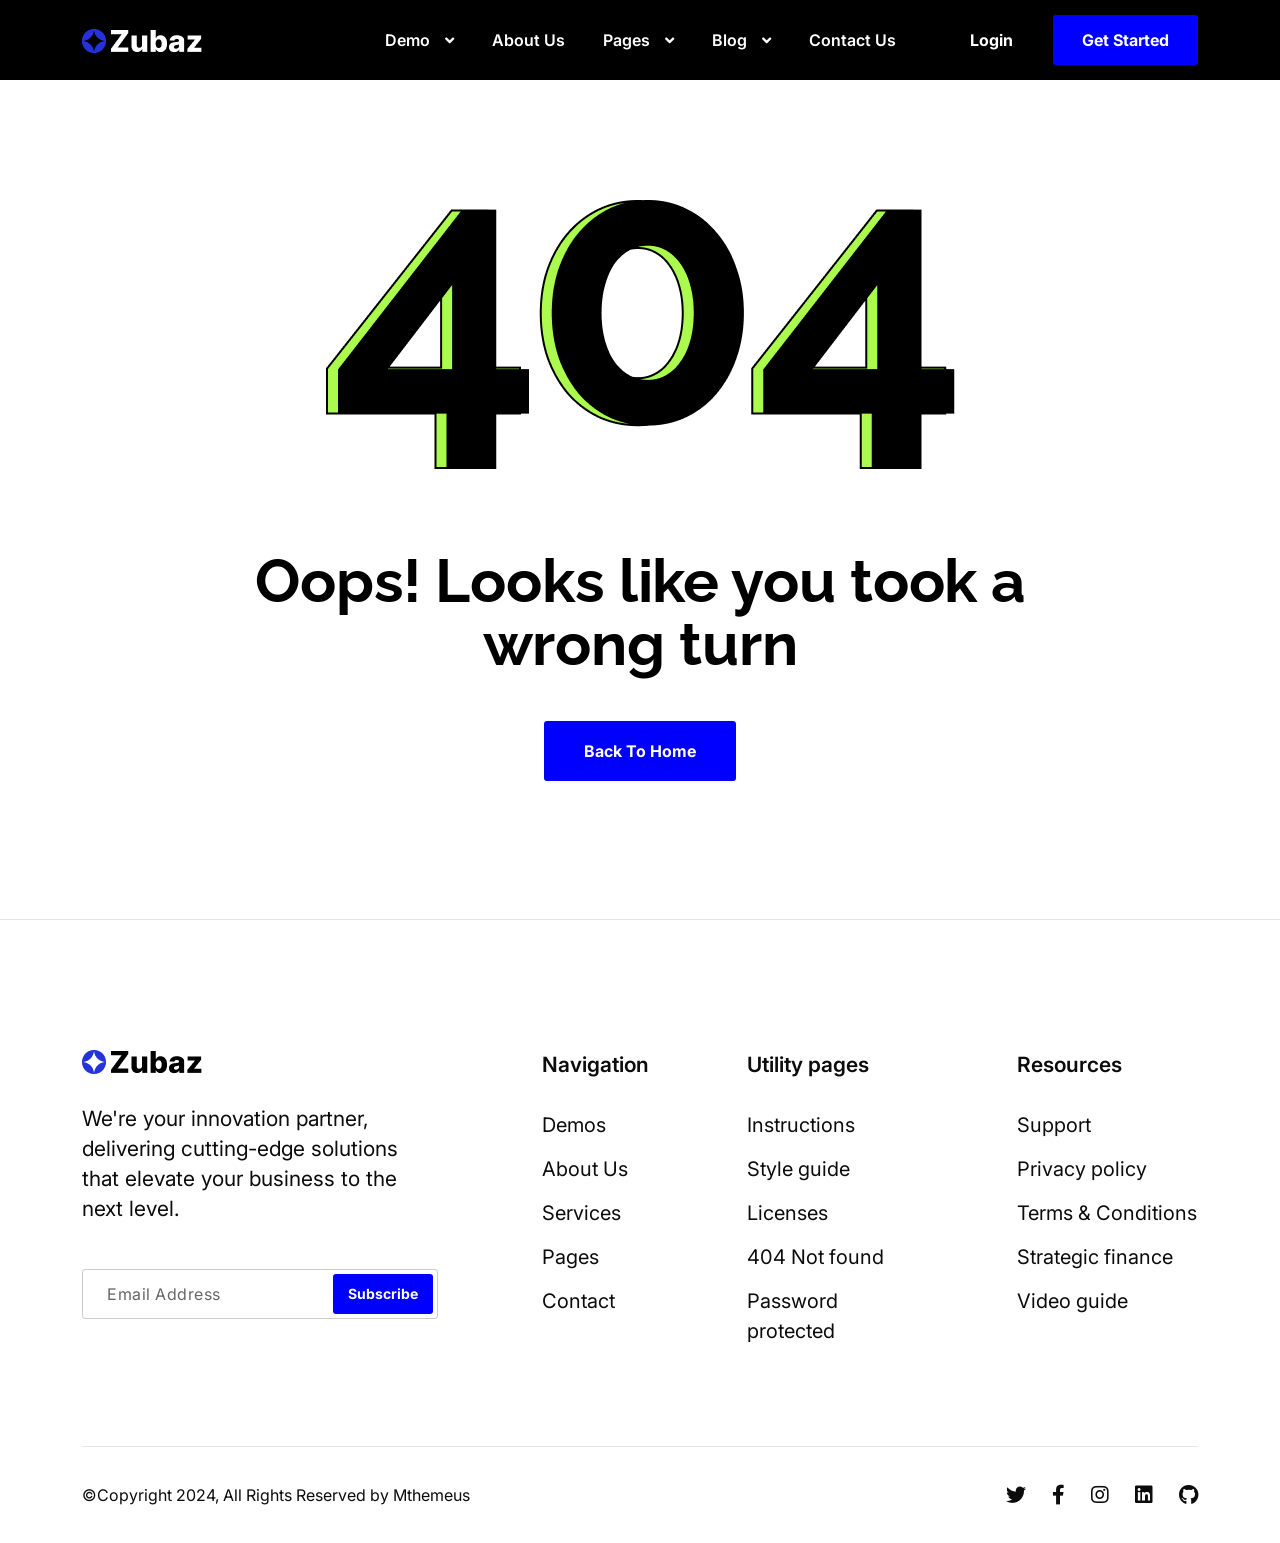
<file: errors-404.html>
<!DOCTYPE html>
<html lang="en">

<head>
  <meta charset="UTF-8">
  <meta http-equiv="X-UA-Compatible" content="IE=edge">
  <meta name="viewport" content="width=device-width, initial-scale=1.0">
  <title>Zubuz || Responsive HTML 5 Template</title>

  <link rel="shortcut icon" href="assets/images/favicon.ico" type="image/x-icon">
  <link rel="icon" href="assets/images/favicon.ico" type="image/x-icon">
  <!--- End favicon-->

  <link href="https://fonts.googleapis.com/css2?family=Inter:wght@400;600&family=Raleway:wght@600;700&display=swap" rel="stylesheet">
  <!-- End google font  -->

  <link rel="stylesheet" href="assets/css/bootstrap.min.css">
  <link rel="stylesheet" href="assets/css/magnific-popup.css">
  <link rel="stylesheet" href="assets/css/slick.css">
  <link rel="stylesheet" href="assets/css/animate.css">
  <link rel="stylesheet" href="assets/css/fontawesome.css">


  <!-- Code Editor  -->

  <link rel="stylesheet" href="assets/css/main.css">
  <link rel="stylesheet" href="assets/css/app.min.css">
</head>

<body class="light">

  <div class="zubuz-preloader-wrap">
    <div class="zubuz-preloader">
      <div></div>
      <div></div>
      <div></div>
      <div></div>
    </div>
  </div>




  <header class="site-header site-header--menu-center zubuz-header-section dark-bg white-menu" id="sticky-menu">
    <div class="container">
      <nav class="navbar site-navbar">
        <!-- Brand Logo-->
        <div class="brand-logo">
          <a href="index.html">
            <img src="assets/images/logo/logo-white.png" alt="" class="light-version-logo">
          </a>
        </div>
        <div class="menu-block-wrapper">
          <div class="menu-overlay"></div>
          <nav class="menu-block" id="append-menu-header">
            <div class="mobile-menu-head">
              <div class="go-back">
                <i class="fa fa-angle-left"></i>
              </div>
              <div class="current-menu-title"></div>
              <div class="mobile-menu-close">&times;</div>
            </div>
            <ul class="site-menu-main">
              <li class="nav-item nav-item-has-children">
                <a href="#" class="nav-link-item drop-trigger">Demo <i class="fas fa-angle-down"></i></a>
                <ul class="sub-menu" id="submenu-1">
                  <li class="sub-menu--item">
                    <a href="index.html">
                      <span class="menu-item-text">Finance App</span>
                    </a>
                  </li>
                  <li class="sub-menu--item">
                    <a href="index-02.html">
                      <span class="menu-item-text">CRM Platform</span>
                    </a>
                  </li>
                  <li class="sub-menu--item">
                    <a href="index-03.html">
                      <span class="menu-item-text">SaaS Startups</span>
                    </a>
                  </li>
                </ul>
              </li>
              <li class="nav-item">
                <a href="about-us.html" class="nav-link-item">About Us</a>
              </li>
              <li class="nav-item nav-item-has-children">
                <a href="#" class="nav-link-item drop-trigger">Pages <i class="fas fa-angle-down"></i></a>
                <ul class="sub-menu" id="submenu-2">
                  <li class="sub-menu--item">
                    <a href="about-us.html">
                      <span class="menu-item-text">About Us</span>
                    </a>
                  </li>
                  <li class="sub-menu--item">
                    <a href="pricing.html">
                      <span class="menu-item-text">Pricing</span>
                    </a>
                  </li>
                  <li class="sub-menu--item nav-item-has-children">
                    <a href="#" data-menu-get="h3" class="drop-trigger">blog <i class="fas fa-angle-down"></i></a>
                    <ul class="sub-menu shape-none" id="submenu-3">
                      <li class="sub-menu--item">
                        <a href="blog.html">
                          <span class="menu-item-text">Our Blog</span>
                        </a>
                      </li>
                      <li class="sub-menu--item">
                        <a href="blog-column-one.html">
                          <span class="menu-item-text">blog column one</span>
                        </a>
                      </li>
                      <li class="sub-menu--item">
                        <a href="blog-column-two.html">
                          <span class="menu-item-text">blog column two</span>
                        </a>
                      </li>
                      <li class="sub-menu--item">
                        <a href="single-blog.html">
                          <span class="menu-item-text">blog details</span>
                        </a>
                      </li>
                    </ul>
                  </li>
                  <li class="sub-menu--item nav-item-has-children">
                    <a href="#" data-menu-get="h3" class="drop-trigger">Service<i class="fas fa-angle-down"></i>
                    </a>
                    <ul class="sub-menu shape-none" id="submenu-4">
                      <li class="sub-menu--item">
                        <a href="service.html">
                          <span class="menu-item-text">service</span>
                        </a>
                      </li>
                      <li class="sub-menu--item">
                        <a href="single-service.html">
                          <span class="menu-item-text">service details</span>
                        </a>
                      </li>
                    </ul>
                  </li>
                  <li class="sub-menu--item nav-item-has-children">
                    <a href="#" data-menu-get="h3" class="drop-trigger">Team<i class="fas fa-angle-down"></i>
                    </a>
                    <ul class="sub-menu shape-none" id="submenu-5">
                      <li class="sub-menu--item">
                        <a href="team.html">
                          <span class="menu-item-text">team</span>
                        </a>
                      </li>
                      <li class="sub-menu--item">
                        <a href="single-team.html">
                          <span class="menu-item-text">team details</span>
                        </a>
                      </li>
                    </ul>
                  </li>
                  <li class="sub-menu--item nav-item-has-children">
                    <a href="#" data-menu-get="h3" class="drop-trigger">Career<i class="fas fa-angle-down"></i>
                    </a>
                    <ul class="sub-menu shape-none" id="submenu-6">
                      <li class="sub-menu--item">
                        <a href="career.html">
                          <span class="menu-item-text">Career</span>
                        </a>
                      </li>
                      <li class="sub-menu--item">
                        <a href="single-career.html">
                          <span class="menu-item-text">Career details</span>
                        </a>
                      </li>
                    </ul>
                  </li>
                  <li class="sub-menu--item nav-item-has-children">
                    <a href="#" data-menu-get="h3" class="drop-trigger">Portfolio<i class="fas fa-angle-down"></i>
                    </a>
                    <ul class="sub-menu shape-none" id="submenu-7">
                      <li class="sub-menu--item">
                        <a href="portfolio-grid.html">
                          <span class="menu-item-text">portfolio gird</span>
                        </a>
                      </li>
                      <li class="sub-menu--item">
                        <a href="portfolio-classic.html">
                          <span class="menu-item-text">portfolio classic</span>
                        </a>
                      </li>
                      <li class="sub-menu--item">
                        <a href="single-portfolio.html">
                          <span class="menu-item-text">Single Portfolio</span>
                        </a>
                      </li>
                    </ul>
                  </li>
                  <li class="sub-menu--item nav-item-has-children">
                    <a href="#" data-menu-get="h3" class="drop-trigger">Utility<i class="fas fa-angle-down"></i>
                    </a>
                    <ul class="sub-menu shape-none" id="submenu-8">
                      <li class="sub-menu--item">
                        <a href="faq.html">
                          <span class="menu-item-text">faq</span>
                        </a>
                      </li>
                      <li class="sub-menu--item">
                        <a href="errors-404.html">
                          <span class="menu-item-text">Error 404</span>
                        </a>
                      </li>
                      <li class="sub-menu--item">
                        <a href="integrations.html">
                          <span class="menu-item-text">integrations</span>
                        </a>
                      </li>
                      <li class="sub-menu--item">
                        <a href="testimonials.html">
                          <span class="menu-item-text">testimonials</span>
                        </a>
                      </li>
                      <li class="sub-menu--item">
                        <a href="coming-soon.html">
                          <span class="menu-item-text">Coming Soon</span>
                        </a>
                      </li>
                    </ul>
                  </li>
                  <li class="sub-menu--item nav-item-has-children">
                    <a href="#" data-menu-get="h3" class="drop-trigger">Account<i class="fas fa-angle-down"></i>
                    </a>
                    <ul class="sub-menu shape-none" id="submenu-9">
                      <li class="sub-menu--item">
                        <a href="sign-up.html">
                          <span class="menu-item-text">sign up</span>
                        </a>
                      </li>
                      <li class="sub-menu--item">
                        <a href="sign-in.html">
                          <span class="menu-item-text">sign in</span>
                        </a>
                      </li>
                      <li class="sub-menu--item">
                        <a href="reset-password.html">
                          <span class="menu-item-text">reset password</span>
                        </a>
                      </li>
                    </ul>
                  </li>
                </ul>
              </li>
              <li class="nav-item nav-item-has-children">
                <a href="#" class="nav-link-item drop-trigger">Blog <i class="fas fa-angle-down"></i></a>
                <ul class="sub-menu" id="submenu-10">
                  <li class="sub-menu--item">
                    <a href="blog.html">
                      <span class="menu-item-text">Our Blog</span>
                    </a>
                  </li>
                  <li class="sub-menu--item">
                    <a href="blog-column-one.html">
                      <span class="menu-item-text">blog column one</span>
                    </a>
                  </li>
                  <li class="sub-menu--item">
                    <a href="blog-column-two.html">
                      <span class="menu-item-text">blog column two</span>
                    </a>
                  </li>
                  <li class="sub-menu--item">
                    <a href="single-blog.html">
                      <span class="menu-item-text">blog details</span>
                    </a>
                  </li>
                </ul>
              </li>
              <li class="nav-item">
                <a href="contact-us.html" class="nav-link-item">Contact Us</a>
              </li>
            </ul>
          </nav>
        </div>

        <div class="header-btn header-btn-l1 ms-auto d-none d-xs-inline-flex">
          <div class="zubuz-header-btn-wrap">
            <a class="zubuz-login-btn" href="sign-up.html">Login</a>
          </div>
          <a class="zubuz-default-btn zubuz-header-btn" href="contact-us.html">
            <span>Get Started</span>
          </a>
        </div>
        <!-- mobile menu trigger -->
        <div class="mobile-menu-trigger light">
          <span></span>
        </div>
        <!--/.Mobile Menu Hamburger Ends-->
      </nav>
    </div>
  </header>
  <!--End landex-header-section -->

  <div class="section zubuz-extra-section">
    <div class="container">
      <div class="zubuz-errors-wrap">
        <div class="zubuz-errors-thumb">
          <img src="assets/images/about/404.png" alt="">
        </div>
        <h2>Oops! Looks like you took a wrong turn</h2>
        <div class="zubuz-extara-mt">
          <a class="zubuz-default-btn" href="index.html"><span>Back To Home</span></a>
        </div>
      </div>
    </div>
  </div>
  <!-- End section -->





  <footer class="zubuz-footer-section main-footer">
    <div class="container">
      <div class="zubuz-footer-top">
        <div class="row">
          <div class="col-xl-4 col-lg-12">
            <div class="zubuz-footer-textarea">
              <a href="">
                <img src="assets/images/logo/logo-dark.png" alt="">
              </a>
              <p>We're your innovation partner, delivering cutting-edge solutions that elevate your business to the next level.</p>
              <div class="zubuz-subscribe-one">
                <form action="#">
                  <input type="email" placeholder="Email Address">
                  <button class="zubuz-default-btn zubuz-subscription-btn one" id="zubuz-subscription-btn" type="submit">
                    <span>Subscribe</span>
                  </button>
                </form>
              </div>
            </div>
          </div>
          <div class="col-xl-3 col-md-4">
            <div class="zubuz-footer-menu extar-margin">
              <div class="zubuz-footer-title">
                <p>Navigation</p>
              </div>
              <ul>
                <li><a href="">Demos</a></li>
                <li><a href="">About Us</a></li>
                <li><a href="">Services</a></li>
                <li><a href="">Pages</a></li>
                <li><a href="">Contact</a></li>
              </ul>
            </div>
          </div>
          <div class="col-xl-2 col-md-4">
            <div class="zubuz-footer-menu">
              <div class="zubuz-footer-title">
                <p>Utility pages</p>
              </div>
              <ul>
                <li><a href="">Instructions</a></li>
                <li><a href="">Style guide</a></li>
                <li><a href="">Licenses</a></li>
                <li><a href="">404 Not found</a></li>
                <li><a href="">Password protected</a></li>
              </ul>
            </div>
          </div>
          <div class="col-xl-3 col-md-4">
            <div class="zubuz-footer-menu extar-margin">
              <div class="zubuz-footer-title">
                <p>Resources</p>
              </div>
              <ul>
                <li><a href="">Support</a></li>
                <li><a href="">Privacy policy</a></li>
                <li><a href="">Terms & Conditions</a></li>
                <li><a href="">Strategic finance</a></li>
                <li><a href="">Video guide</a></li>
              </ul>
            </div>
          </div>
        </div>
      </div>
      <div class="zubuz-footer-bottom">
        <div class="zubuz-social-icon order-md-2">
          <ul>
            <li>
              <a href="https://twitter.com/" target="_blank">
                <i class="fab fa-twitter"></i>
              </a>
            </li>
            <li>
              <a href="https://facebook.com/" target="_blank">
                <i class="fab fa-facebook-f"></i>
              </a>
            </li>
            <li>
              <a href="https://www.instagram.com/" target="_blank">
                <i class="fab fa-instagram"></i>
              </a>
            </li>
            <li>
              <a href="https://www.linkedin.com/" target="_blank">
                <i class="fab fa-linkedin"></i>
              </a>
            </li>
            <li>
              <a href="https://github.com/" target="_blank">
                <i class="fab fa-github"></i>
              </a>
            </li>
          </ul>
        </div>
        <div class="zubuz-copywright">
          <p> &copy;Copyright 2024, All Rights Reserved by Mthemeus</p>
        </div>
      </div>

    </div>
  </footer>





  <!-- scripts -->
  <script src="assets/js/jquery-3.6.0.min.js"></script>
  <script src="assets/js/bootstrap.bundle.min.js"></script>
  <script src="assets/js/menu/menu.js"></script>
  <script src="assets/js/isotope.pkgd.min.js"></script>
  <script src="assets/js/jquery.magnific-popup.min.js"></script>
  <script src="assets/js/slick.js"></script>
  <script src="assets/js/countdown.js"></script>
  <script src="assets/js/wow.min.js"></script>
  <script src="assets/js/faq.js"></script>

  <script src="assets/js/app.js"></script>


</body>
</html>
</file>
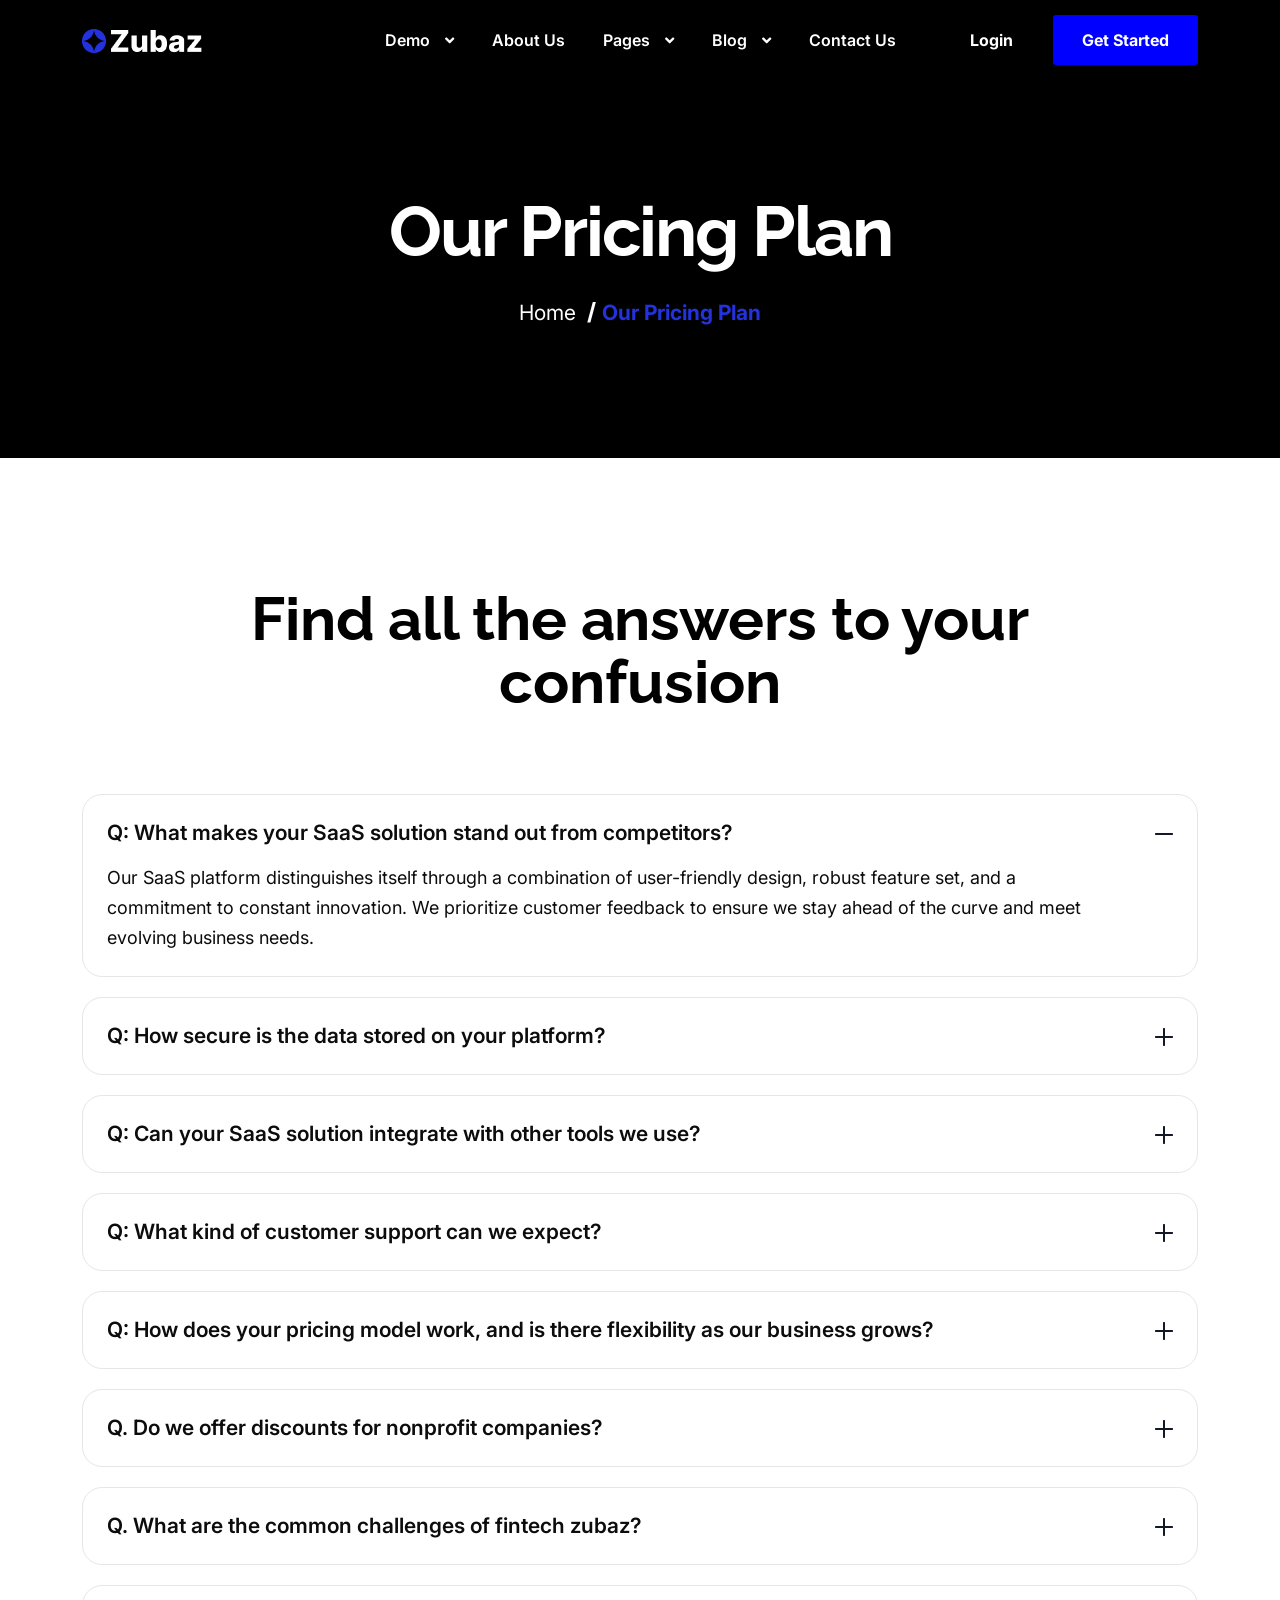
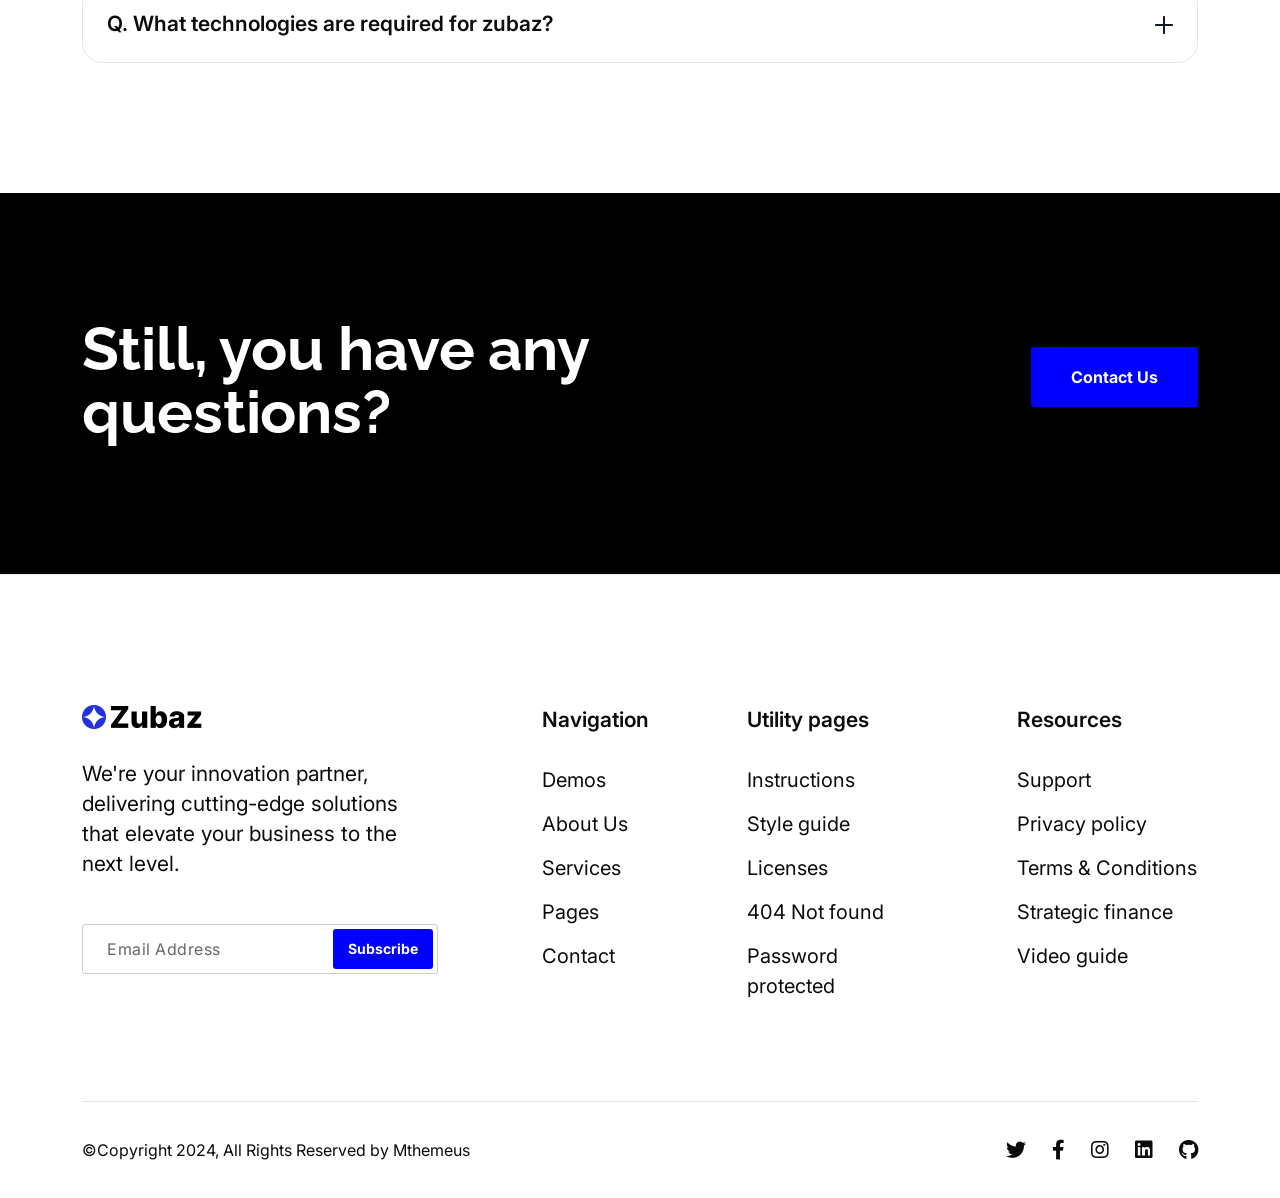
<file: faq.html>
<!DOCTYPE html>
<html lang="en">

<head>
  <meta charset="UTF-8">
  <meta http-equiv="X-UA-Compatible" content="IE=edge">
  <meta name="viewport" content="width=device-width, initial-scale=1.0">
  <title>Zubuz || Responsive HTML 5 Template</title>

  <link rel="shortcut icon" href="assets/images/favicon.ico" type="image/x-icon">
  <link rel="icon" href="assets/images/favicon.ico" type="image/x-icon">
  <!--- End favicon-->

  <link href="https://fonts.googleapis.com/css2?family=Inter:wght@400;600&family=Raleway:wght@600;700&display=swap" rel="stylesheet">
  <!-- End google font  -->

  <link rel="stylesheet" href="assets/css/bootstrap.min.css">
  <link rel="stylesheet" href="assets/css/magnific-popup.css">
  <link rel="stylesheet" href="assets/css/slick.css">
  <link rel="stylesheet" href="assets/css/animate.css">
  <link rel="stylesheet" href="assets/css/fontawesome.css">


  <!-- Code Editor  -->

  <link rel="stylesheet" href="assets/css/main.css">
  <link rel="stylesheet" href="assets/css/app.min.css">
</head>

<body class="light">

  <div class="zubuz-preloader-wrap">
    <div class="zubuz-preloader">
      <div></div>
      <div></div>
      <div></div>
      <div></div>
    </div>
  </div>




  <header class="site-header site-header--menu-center zubuz-header-section dark-bg white-menu" id="sticky-menu">
    <div class="container">
      <nav class="navbar site-navbar">
        <!-- Brand Logo-->
        <div class="brand-logo">
          <a href="index.html">
            <img src="assets/images/logo/logo-white.png" alt="" class="light-version-logo">
          </a>
        </div>
        <div class="menu-block-wrapper">
          <div class="menu-overlay"></div>
          <nav class="menu-block" id="append-menu-header">
            <div class="mobile-menu-head">
              <div class="go-back">
                <i class="fa fa-angle-left"></i>
              </div>
              <div class="current-menu-title"></div>
              <div class="mobile-menu-close">&times;</div>
            </div>
            <ul class="site-menu-main">
              <li class="nav-item nav-item-has-children">
                <a href="#" class="nav-link-item drop-trigger">Demo <i class="fas fa-angle-down"></i></a>
                <ul class="sub-menu" id="submenu-1">
                  <li class="sub-menu--item">
                    <a href="index.html">
                      <span class="menu-item-text">Finance App</span>
                    </a>
                  </li>
                  <li class="sub-menu--item">
                    <a href="index-02.html">
                      <span class="menu-item-text">CRM Platform</span>
                    </a>
                  </li>
                  <li class="sub-menu--item">
                    <a href="index-03.html">
                      <span class="menu-item-text">SaaS Startups</span>
                    </a>
                  </li>
                </ul>
              </li>
              <li class="nav-item">
                <a href="about-us.html" class="nav-link-item">About Us</a>
              </li>
              <li class="nav-item nav-item-has-children">
                <a href="#" class="nav-link-item drop-trigger">Pages <i class="fas fa-angle-down"></i></a>
                <ul class="sub-menu" id="submenu-2">
                  <li class="sub-menu--item">
                    <a href="about-us.html">
                      <span class="menu-item-text">About Us</span>
                    </a>
                  </li>
                  <li class="sub-menu--item">
                    <a href="pricing.html">
                      <span class="menu-item-text">Pricing</span>
                    </a>
                  </li>
                  <li class="sub-menu--item nav-item-has-children">
                    <a href="#" data-menu-get="h3" class="drop-trigger">blog <i class="fas fa-angle-down"></i></a>
                    <ul class="sub-menu shape-none" id="submenu-3">
                      <li class="sub-menu--item">
                        <a href="blog.html">
                          <span class="menu-item-text">Our Blog</span>
                        </a>
                      </li>
                      <li class="sub-menu--item">
                        <a href="blog-column-one.html">
                          <span class="menu-item-text">blog column one</span>
                        </a>
                      </li>
                      <li class="sub-menu--item">
                        <a href="blog-column-two.html">
                          <span class="menu-item-text">blog column two</span>
                        </a>
                      </li>
                      <li class="sub-menu--item">
                        <a href="single-blog.html">
                          <span class="menu-item-text">blog details</span>
                        </a>
                      </li>
                    </ul>
                  </li>
                  <li class="sub-menu--item nav-item-has-children">
                    <a href="#" data-menu-get="h3" class="drop-trigger">Service<i class="fas fa-angle-down"></i>
                    </a>
                    <ul class="sub-menu shape-none" id="submenu-4">
                      <li class="sub-menu--item">
                        <a href="service.html">
                          <span class="menu-item-text">service</span>
                        </a>
                      </li>
                      <li class="sub-menu--item">
                        <a href="single-service.html">
                          <span class="menu-item-text">service details</span>
                        </a>
                      </li>
                    </ul>
                  </li>
                  <li class="sub-menu--item nav-item-has-children">
                    <a href="#" data-menu-get="h3" class="drop-trigger">Team<i class="fas fa-angle-down"></i>
                    </a>
                    <ul class="sub-menu shape-none" id="submenu-5">
                      <li class="sub-menu--item">
                        <a href="team.html">
                          <span class="menu-item-text">team</span>
                        </a>
                      </li>
                      <li class="sub-menu--item">
                        <a href="single-team.html">
                          <span class="menu-item-text">team details</span>
                        </a>
                      </li>
                    </ul>
                  </li>
                  <li class="sub-menu--item nav-item-has-children">
                    <a href="#" data-menu-get="h3" class="drop-trigger">Career<i class="fas fa-angle-down"></i>
                    </a>
                    <ul class="sub-menu shape-none" id="submenu-6">
                      <li class="sub-menu--item">
                        <a href="career.html">
                          <span class="menu-item-text">Career</span>
                        </a>
                      </li>
                      <li class="sub-menu--item">
                        <a href="single-career.html">
                          <span class="menu-item-text">Career details</span>
                        </a>
                      </li>
                    </ul>
                  </li>
                  <li class="sub-menu--item nav-item-has-children">
                    <a href="#" data-menu-get="h3" class="drop-trigger">Portfolio<i class="fas fa-angle-down"></i>
                    </a>
                    <ul class="sub-menu shape-none" id="submenu-7">
                      <li class="sub-menu--item">
                        <a href="portfolio-grid.html">
                          <span class="menu-item-text">portfolio gird</span>
                        </a>
                      </li>
                      <li class="sub-menu--item">
                        <a href="portfolio-classic.html">
                          <span class="menu-item-text">portfolio classic</span>
                        </a>
                      </li>
                      <li class="sub-menu--item">
                        <a href="single-portfolio.html">
                          <span class="menu-item-text">Single Portfolio</span>
                        </a>
                      </li>
                    </ul>
                  </li>
                  <li class="sub-menu--item nav-item-has-children">
                    <a href="#" data-menu-get="h3" class="drop-trigger">Utility<i class="fas fa-angle-down"></i>
                    </a>
                    <ul class="sub-menu shape-none" id="submenu-8">
                      <li class="sub-menu--item">
                        <a href="faq.html">
                          <span class="menu-item-text">faq</span>
                        </a>
                      </li>
                      <li class="sub-menu--item">
                        <a href="errors-404.html">
                          <span class="menu-item-text">Error 404</span>
                        </a>
                      </li>
                      <li class="sub-menu--item">
                        <a href="integrations.html">
                          <span class="menu-item-text">integrations</span>
                        </a>
                      </li>
                      <li class="sub-menu--item">
                        <a href="testimonials.html">
                          <span class="menu-item-text">testimonials</span>
                        </a>
                      </li>
                      <li class="sub-menu--item">
                        <a href="coming-soon.html">
                          <span class="menu-item-text">Coming Soon</span>
                        </a>
                      </li>
                    </ul>
                  </li>
                  <li class="sub-menu--item nav-item-has-children">
                    <a href="#" data-menu-get="h3" class="drop-trigger">Account<i class="fas fa-angle-down"></i>
                    </a>
                    <ul class="sub-menu shape-none" id="submenu-9">
                      <li class="sub-menu--item">
                        <a href="sign-up.html">
                          <span class="menu-item-text">sign up</span>
                        </a>
                      </li>
                      <li class="sub-menu--item">
                        <a href="sign-in.html">
                          <span class="menu-item-text">sign in</span>
                        </a>
                      </li>
                      <li class="sub-menu--item">
                        <a href="reset-password.html">
                          <span class="menu-item-text">reset password</span>
                        </a>
                      </li>
                    </ul>
                  </li>
                </ul>
              </li>
              <li class="nav-item nav-item-has-children">
                <a href="#" class="nav-link-item drop-trigger">Blog <i class="fas fa-angle-down"></i></a>
                <ul class="sub-menu" id="submenu-10">
                  <li class="sub-menu--item">
                    <a href="blog.html">
                      <span class="menu-item-text">Our Blog</span>
                    </a>
                  </li>
                  <li class="sub-menu--item">
                    <a href="blog-column-one.html">
                      <span class="menu-item-text">blog column one</span>
                    </a>
                  </li>
                  <li class="sub-menu--item">
                    <a href="blog-column-two.html">
                      <span class="menu-item-text">blog column two</span>
                    </a>
                  </li>
                  <li class="sub-menu--item">
                    <a href="single-blog.html">
                      <span class="menu-item-text">blog details</span>
                    </a>
                  </li>
                </ul>
              </li>
              <li class="nav-item">
                <a href="contact-us.html" class="nav-link-item">Contact Us</a>
              </li>
            </ul>
          </nav>
        </div>

        <div class="header-btn header-btn-l1 ms-auto d-none d-xs-inline-flex">
          <div class="zubuz-header-btn-wrap">
            <a class="zubuz-login-btn" href="sign-up.html">Login</a>
          </div>
          <a class="zubuz-default-btn zubuz-header-btn" href="contact-us.html">
            <span>Get Started</span>
          </a>
        </div>
        <!-- mobile menu trigger -->
        <div class="mobile-menu-trigger light">
          <span></span>
        </div>
        <!--/.Mobile Menu Hamburger Ends-->
      </nav>
    </div>
  </header>
  <!--End landex-header-section -->

  <div class="zubuz-breadcrumb">
    <div class="container">
      <h1 class="post__title">Our Pricing Plan</h1>
      <nav class="breadcrumbs">
        <ul>
          <li><a href="index.html">Home</a></li>
          <li aria-current="page"> Our Pricing Plan</li>
        </ul>
      </nav>

    </div>
  </div>
  <!-- End breadcrumb -->

  <div class="section zubuz-section-padding2">
    <div class="container">
      <div class="zubuz-section-title center">
        <h2>Find all the answers to your confusion</h2>
      </div>
      <div class="zubuz-accordion-wrap zubuz-accordion-wrap2" id="zubuz-accordion">
        <div class="zubuz-accordion-item open">
          <div class="zubuz-accordion-header">
            <p>Q: What makes your SaaS solution stand out from competitors?</p>
            <div class="zubuz-active-icon">
              <img src="assets/images/v3/plus.png" alt="">
            </div>
            <div class="zubuz-inactive-icon">
              <img src="assets/images/v3/minus.png" alt="">
            </div>
          </div>
          <div class="zubuz-accordion-body">
            <p> Our SaaS platform distinguishes itself through a combination of user-friendly design, robust feature set, and a commitment to constant innovation. We prioritize customer feedback to ensure we stay ahead of the curve and meet evolving business needs.</p>
          </div>
        </div>
        <div class="zubuz-accordion-item">
          <div class="zubuz-accordion-header">
            <p>Q: How secure is the data stored on your platform?</p>
            <div class="zubuz-active-icon">
              <img src="assets/images/v3/plus.png" alt="">
            </div>
            <div class="zubuz-inactive-icon">
              <img src="assets/images/v3/minus.png" alt="">
            </div>
          </div>
          <div class="zubuz-accordion-body">
            <p>Security is our top priority. We employ state-of-the-art encryption, regular security audits, and compliance with industry standards to safeguard your data. Our commitment is to provide a secure environment for your valuable information.</p>
          </div>
        </div>
        <div class="zubuz-accordion-item">
          <div class="zubuz-accordion-header">
            <p>Q: Can your SaaS solution integrate with other tools we use?</p>
            <div class="zubuz-active-icon">
              <img src="assets/images/v3/plus.png" alt="">
            </div>
            <div class="zubuz-inactive-icon">
              <img src="assets/images/v3/minus.png" alt="">
            </div>
          </div>
          <div class="zubuz-accordion-body">
            <p>Absolutely. We understand the importance of seamless integration. Our SaaS solution is designed to work harmoniously with a variety of popular tools and platforms, ensuring a smooth workflow and reducing any disruptions to your current processes.</p>
          </div>
        </div>
        <div class="zubuz-accordion-item">
          <div class="zubuz-accordion-header">
            <p>Q: What kind of customer support can we expect?</p>
            <div class="zubuz-active-icon">
              <img src="assets/images/v3/plus.png" alt="">
            </div>
            <div class="zubuz-inactive-icon">
              <img src="assets/images/v3/minus.png" alt="">
            </div>
          </div>
          <div class="zubuz-accordion-body">
            <p>Our customer support team is dedicated to your success. You can expect prompt responses, helpful resources, and, if needed, personalized assistance. We believe in building long-lasting relationships with our users, and exceptional support.</p>
          </div>
        </div>
        <div class="zubuz-accordion-item">
          <div class="zubuz-accordion-header">
            <p>Q: How does your pricing model work, and is there flexibility as our business grows?</p>
            <div class="zubuz-active-icon plus">
              <img src="assets/images/v3/plus.png" alt="">
            </div>
            <div class="zubuz-inactive-icon">
              <img src="assets/images/v3/minus.png" alt="">
            </div>
          </div>
          <div class="zubuz-accordion-body">
            <p>We offer a range of flexible pricing plans to accommodate businesses of all sizes. Whether you're a startup or an enterprise, our pricing scales with your needs. You can choose from monthly or annual billing.</p>
          </div>
        </div>

        <div class="zubuz-accordion-item">
          <div class="zubuz-accordion-header">
            <p>Q. Do we offer discounts for nonprofit companies?</p>
            <div class="zubuz-active-icon plus">
              <img src="assets/images/v3/plus.png" alt="">
            </div>
            <div class="zubuz-inactive-icon">
              <img src="assets/images/v3/minus.png" alt="">
            </div>
          </div>
          <div class="zubuz-accordion-body">
            <p>Absolutely. We understand the importance of seamless integration. Our SaaS solution is designed to work harmoniously with a variety of popular tools and platforms, ensuring a smooth workflow and reducing any disruptions to your current processes.</p>
          </div>
        </div>
        <div class="zubuz-accordion-item">
          <div class="zubuz-accordion-header">
            <p>Q. What are the common challenges of fintech zubaz?</p>
            <div class="zubuz-active-icon plus">
              <img src="assets/images/v3/plus.png" alt="">
            </div>
            <div class="zubuz-inactive-icon">
              <img src="assets/images/v3/minus.png" alt="">
            </div>
          </div>
          <div class="zubuz-accordion-body">
            <p>Our customer support team is dedicated to your success. You can expect prompt responses, helpful resources, and, if needed, personalized assistance. We believe in building long-lasting relationships with our users, and exceptional support.</p>
          </div>
        </div>
        <div class="zubuz-accordion-item">
          <div class="zubuz-accordion-header">
            <p>Q. What technologies are required for zubaz?</p>
            <div class="zubuz-active-icon plus">
              <img src="assets/images/v3/plus.png" alt="">
            </div>
            <div class="zubuz-inactive-icon">
              <img src="assets/images/v3/minus.png" alt="">
            </div>
          </div>
          <div class="zubuz-accordion-body">
            <p>We offer a range of flexible pricing plans to accommodate businesses of all sizes. Whether you're a startup or an enterprise, our pricing scales with your needs. You can choose from monthly or annual billing.</p>
          </div>
        </div>
      </div>
    </div>
  </div>
  <!-- End Section -->

  <div class="section zubuz-section-padding dark-bg">
    <div class="container">
      <div class="row">
        <div class="col-lg-6">
          <div class="zubuz-default-content cta light">
            <h2>Still, you have any questions?</h2>
          </div>
        </div>
        <div class="col-lg-6 d-flex align-items-center">
          <div class="zubuz-title-btn">
            <a class="zubuz-default-btn" href="contact-us.html">
              <span>Contact Us</span>
            </a>
          </div>
        </div>
      </div>
    </div>
  </div>
  <!-- end section -->


  <footer class="zubuz-footer-section main-footer">
    <div class="container">
      <div class="zubuz-footer-top">
        <div class="row">
          <div class="col-xl-4 col-lg-12">
            <div class="zubuz-footer-textarea">
              <a href="">
                <img src="assets/images/logo/logo-dark.png" alt="">
              </a>
              <p>We're your innovation partner, delivering cutting-edge solutions that elevate your business to the next level.</p>
              <div class="zubuz-subscribe-one">
                <form action="#">
                  <input type="email" placeholder="Email Address">
                  <button class="zubuz-default-btn zubuz-subscription-btn one" id="zubuz-subscription-btn" type="submit">
                    <span>Subscribe</span>
                  </button>
                </form>
              </div>
            </div>
          </div>
          <div class="col-xl-3 col-md-4">
            <div class="zubuz-footer-menu extar-margin">
              <div class="zubuz-footer-title">
                <p>Navigation</p>
              </div>
              <ul>
                <li><a href="">Demos</a></li>
                <li><a href="">About Us</a></li>
                <li><a href="">Services</a></li>
                <li><a href="">Pages</a></li>
                <li><a href="">Contact</a></li>
              </ul>
            </div>
          </div>
          <div class="col-xl-2 col-md-4">
            <div class="zubuz-footer-menu">
              <div class="zubuz-footer-title">
                <p>Utility pages</p>
              </div>
              <ul>
                <li><a href="">Instructions</a></li>
                <li><a href="">Style guide</a></li>
                <li><a href="">Licenses</a></li>
                <li><a href="">404 Not found</a></li>
                <li><a href="">Password protected</a></li>
              </ul>
            </div>
          </div>
          <div class="col-xl-3 col-md-4">
            <div class="zubuz-footer-menu extar-margin">
              <div class="zubuz-footer-title">
                <p>Resources</p>
              </div>
              <ul>
                <li><a href="">Support</a></li>
                <li><a href="">Privacy policy</a></li>
                <li><a href="">Terms & Conditions</a></li>
                <li><a href="">Strategic finance</a></li>
                <li><a href="">Video guide</a></li>
              </ul>
            </div>
          </div>
        </div>
      </div>
      <div class="zubuz-footer-bottom">
        <div class="zubuz-social-icon order-md-2">
          <ul>
            <li>
              <a href="https://twitter.com/" target="_blank">
                <i class="fab fa-twitter"></i>
              </a>
            </li>
            <li>
              <a href="https://facebook.com/" target="_blank">
                <i class="fab fa-facebook-f"></i>
              </a>
            </li>
            <li>
              <a href="https://www.instagram.com/" target="_blank">
                <i class="fab fa-instagram"></i>
              </a>
            </li>
            <li>
              <a href="https://www.linkedin.com/" target="_blank">
                <i class="fab fa-linkedin"></i>
              </a>
            </li>
            <li>
              <a href="https://github.com/" target="_blank">
                <i class="fab fa-github"></i>
              </a>
            </li>
          </ul>
        </div>
        <div class="zubuz-copywright">
          <p> &copy;Copyright 2024, All Rights Reserved by Mthemeus</p>
        </div>
      </div>

    </div>
  </footer>





  <!-- scripts -->
  <script src="assets/js/jquery-3.6.0.min.js"></script>
  <script src="assets/js/bootstrap.bundle.min.js"></script>
  <script src="assets/js/menu/menu.js"></script>
  <script src="assets/js/isotope.pkgd.min.js"></script>
  <script src="assets/js/jquery.magnific-popup.min.js"></script>
  <script src="assets/js/slick.js"></script>
  <script src="assets/js/countdown.js"></script>
  <script src="assets/js/wow.min.js"></script>
  <script src="assets/js/faq.js"></script>

  <script src="assets/js/app.js"></script>


</body>
</html>
</file>
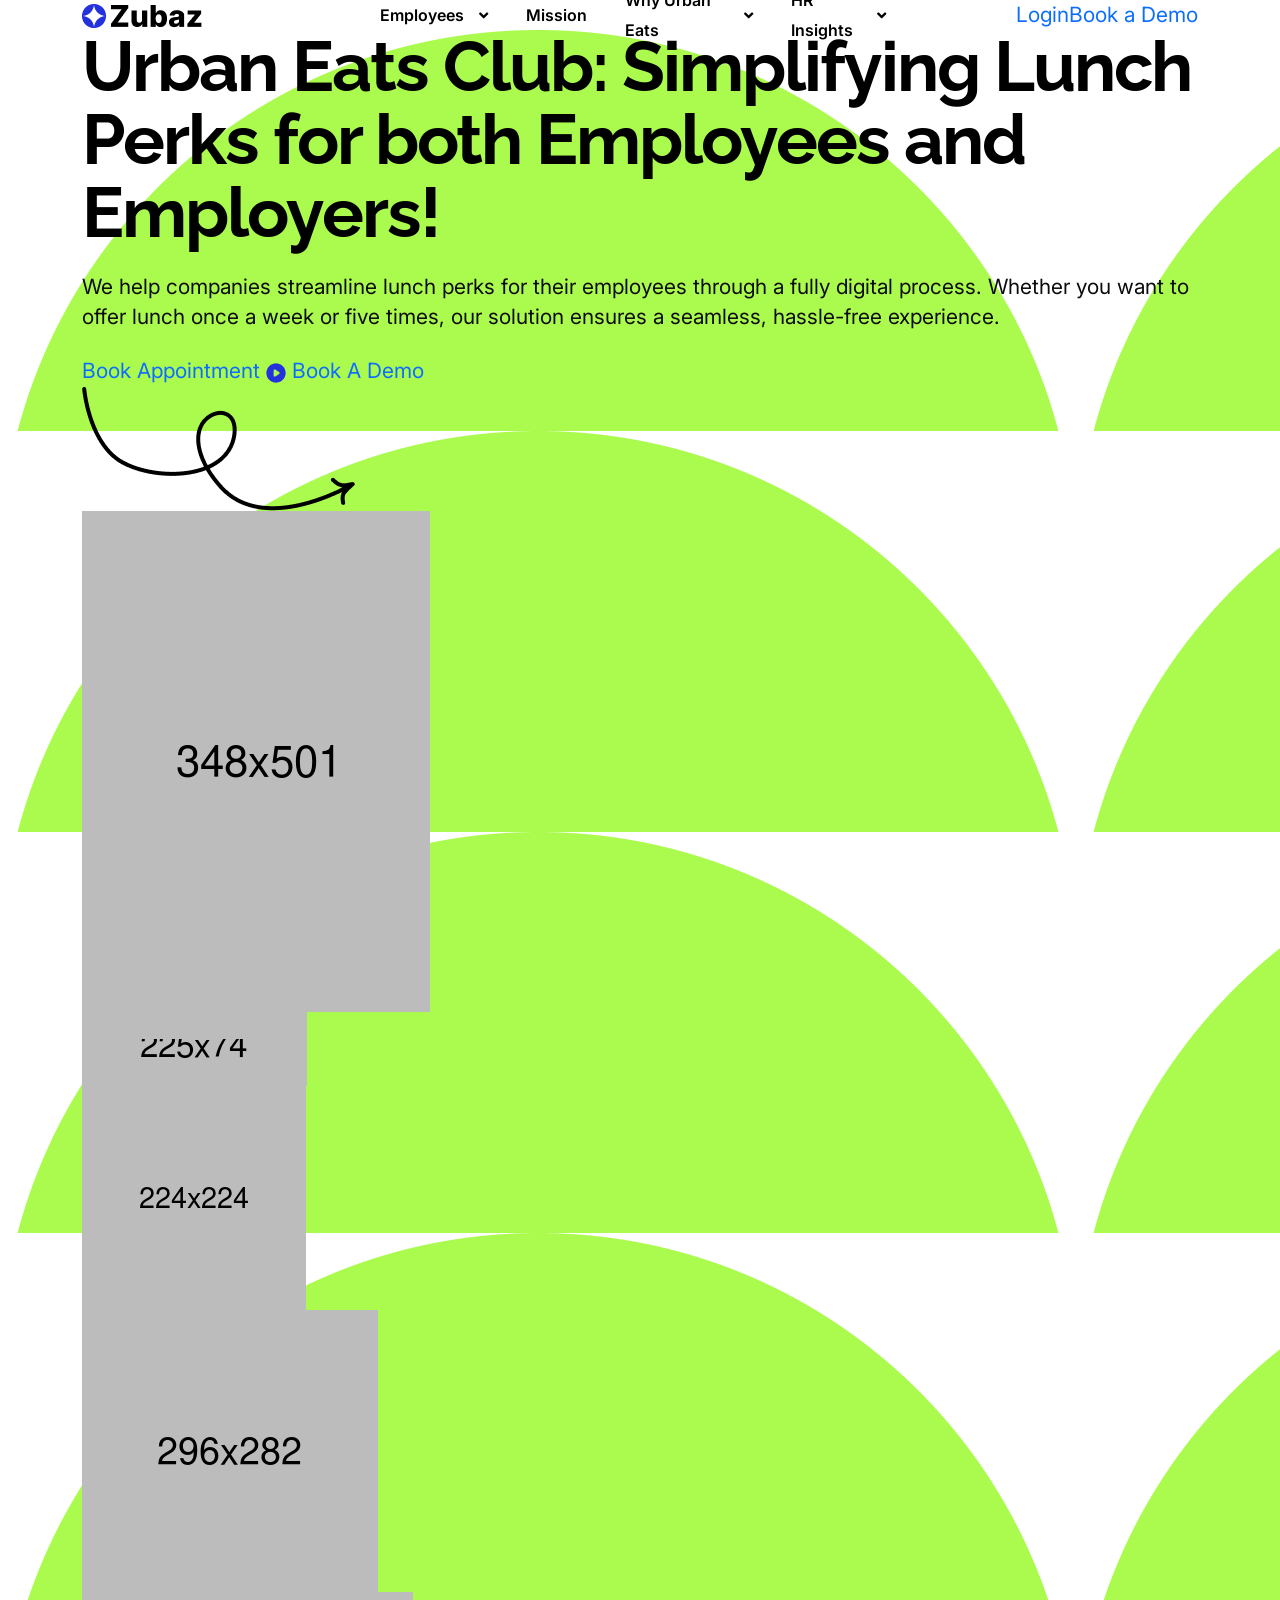
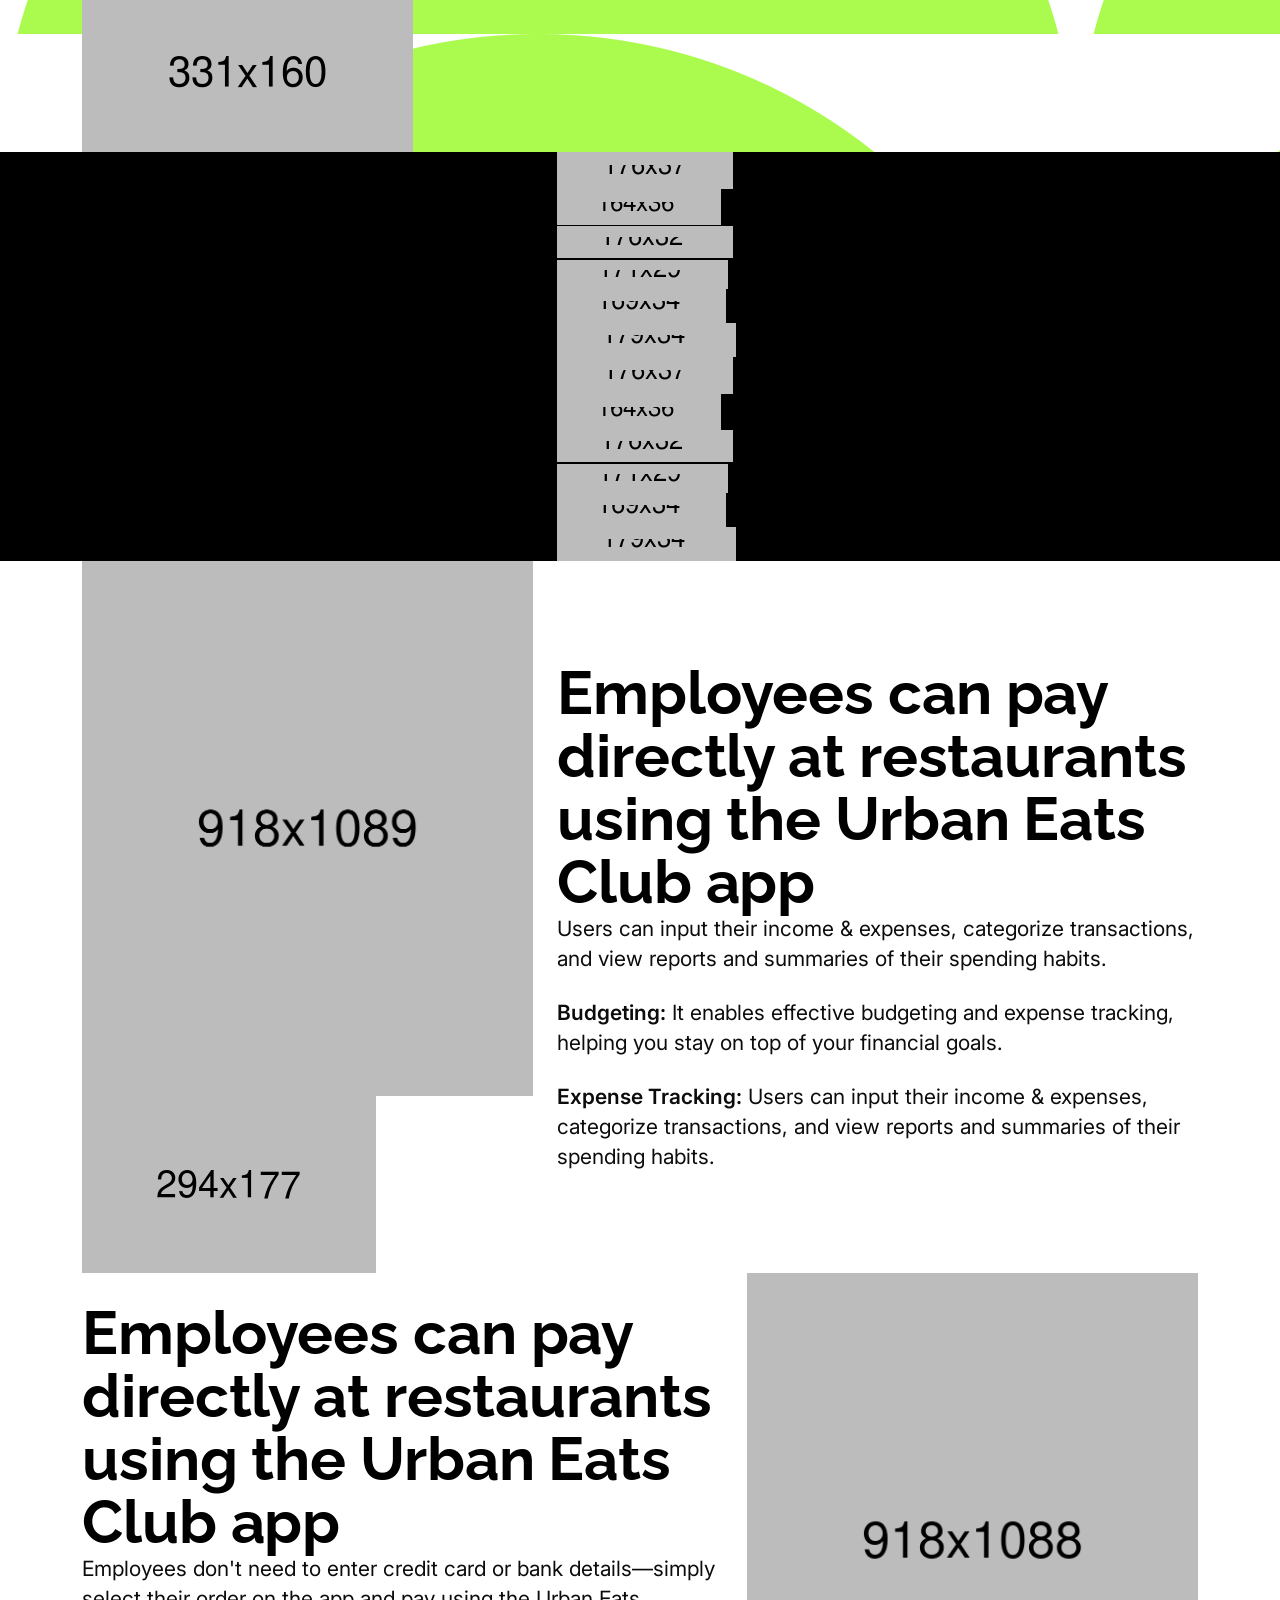
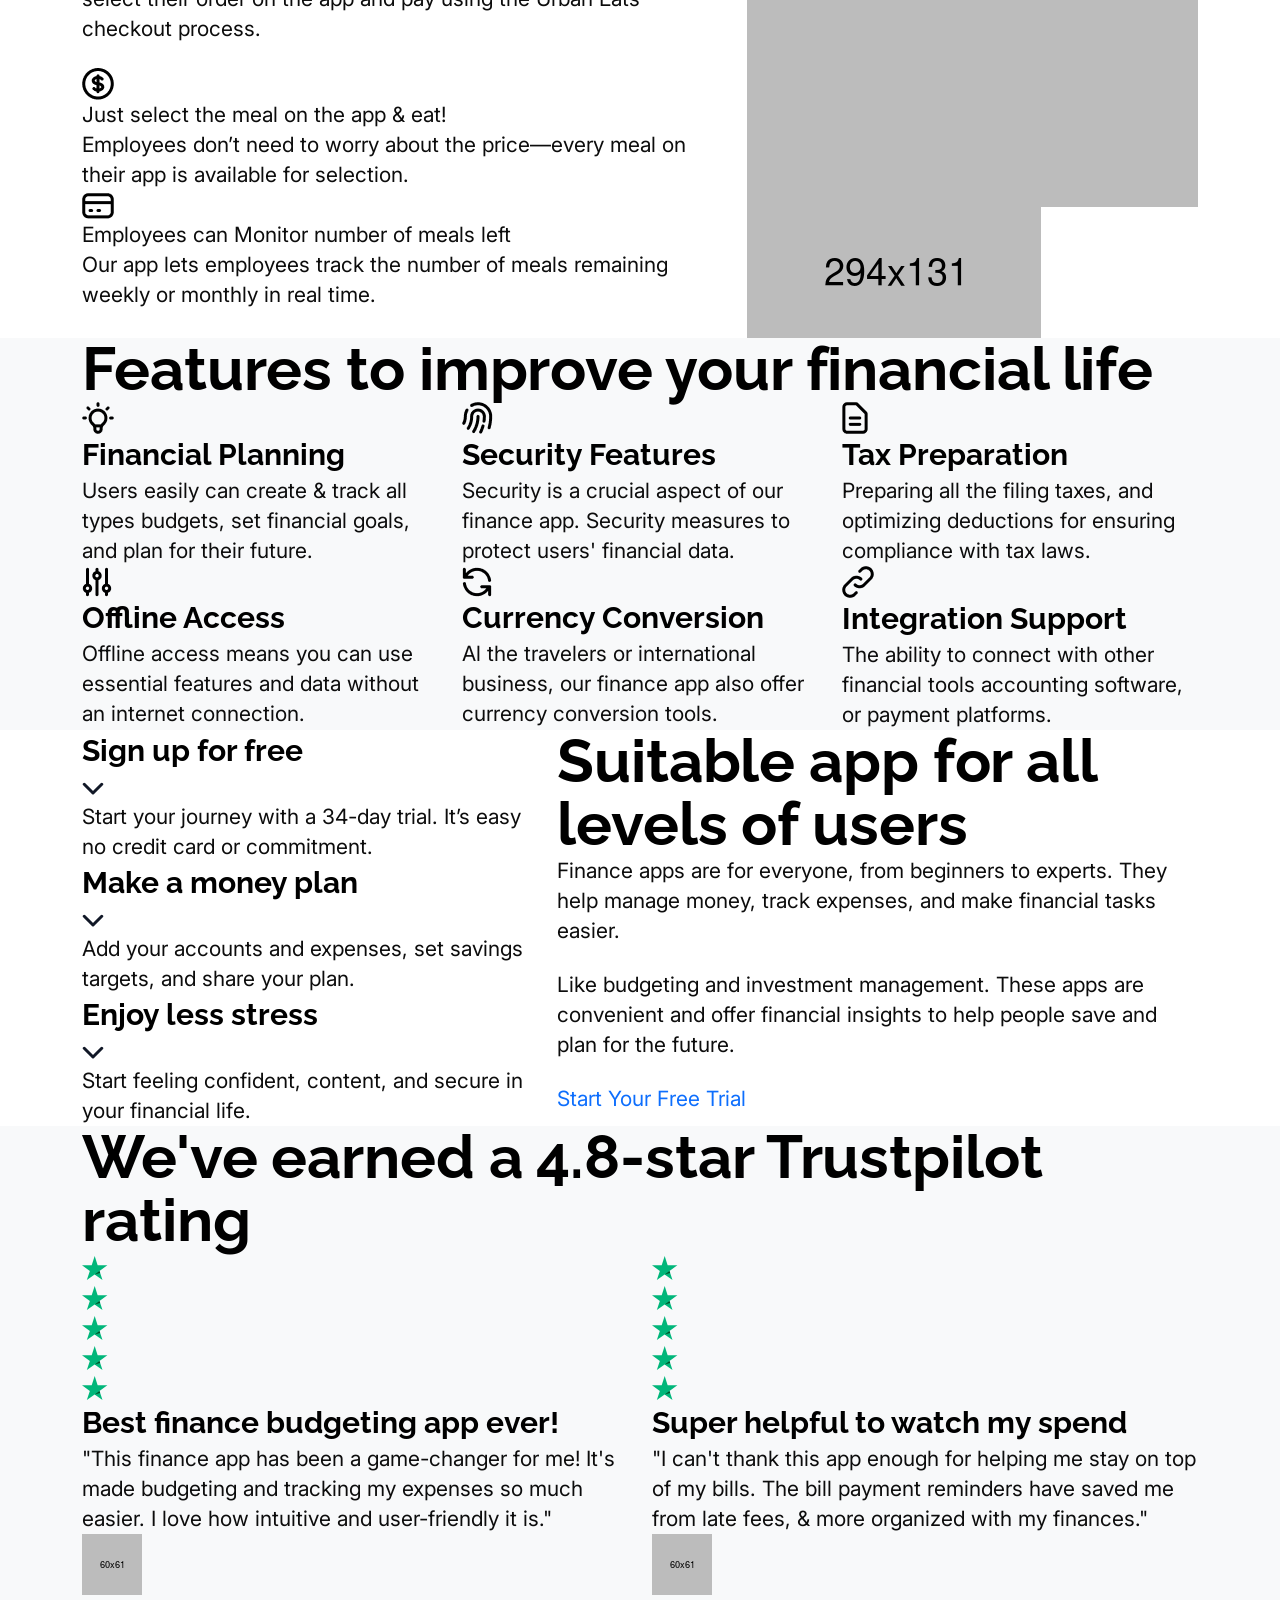
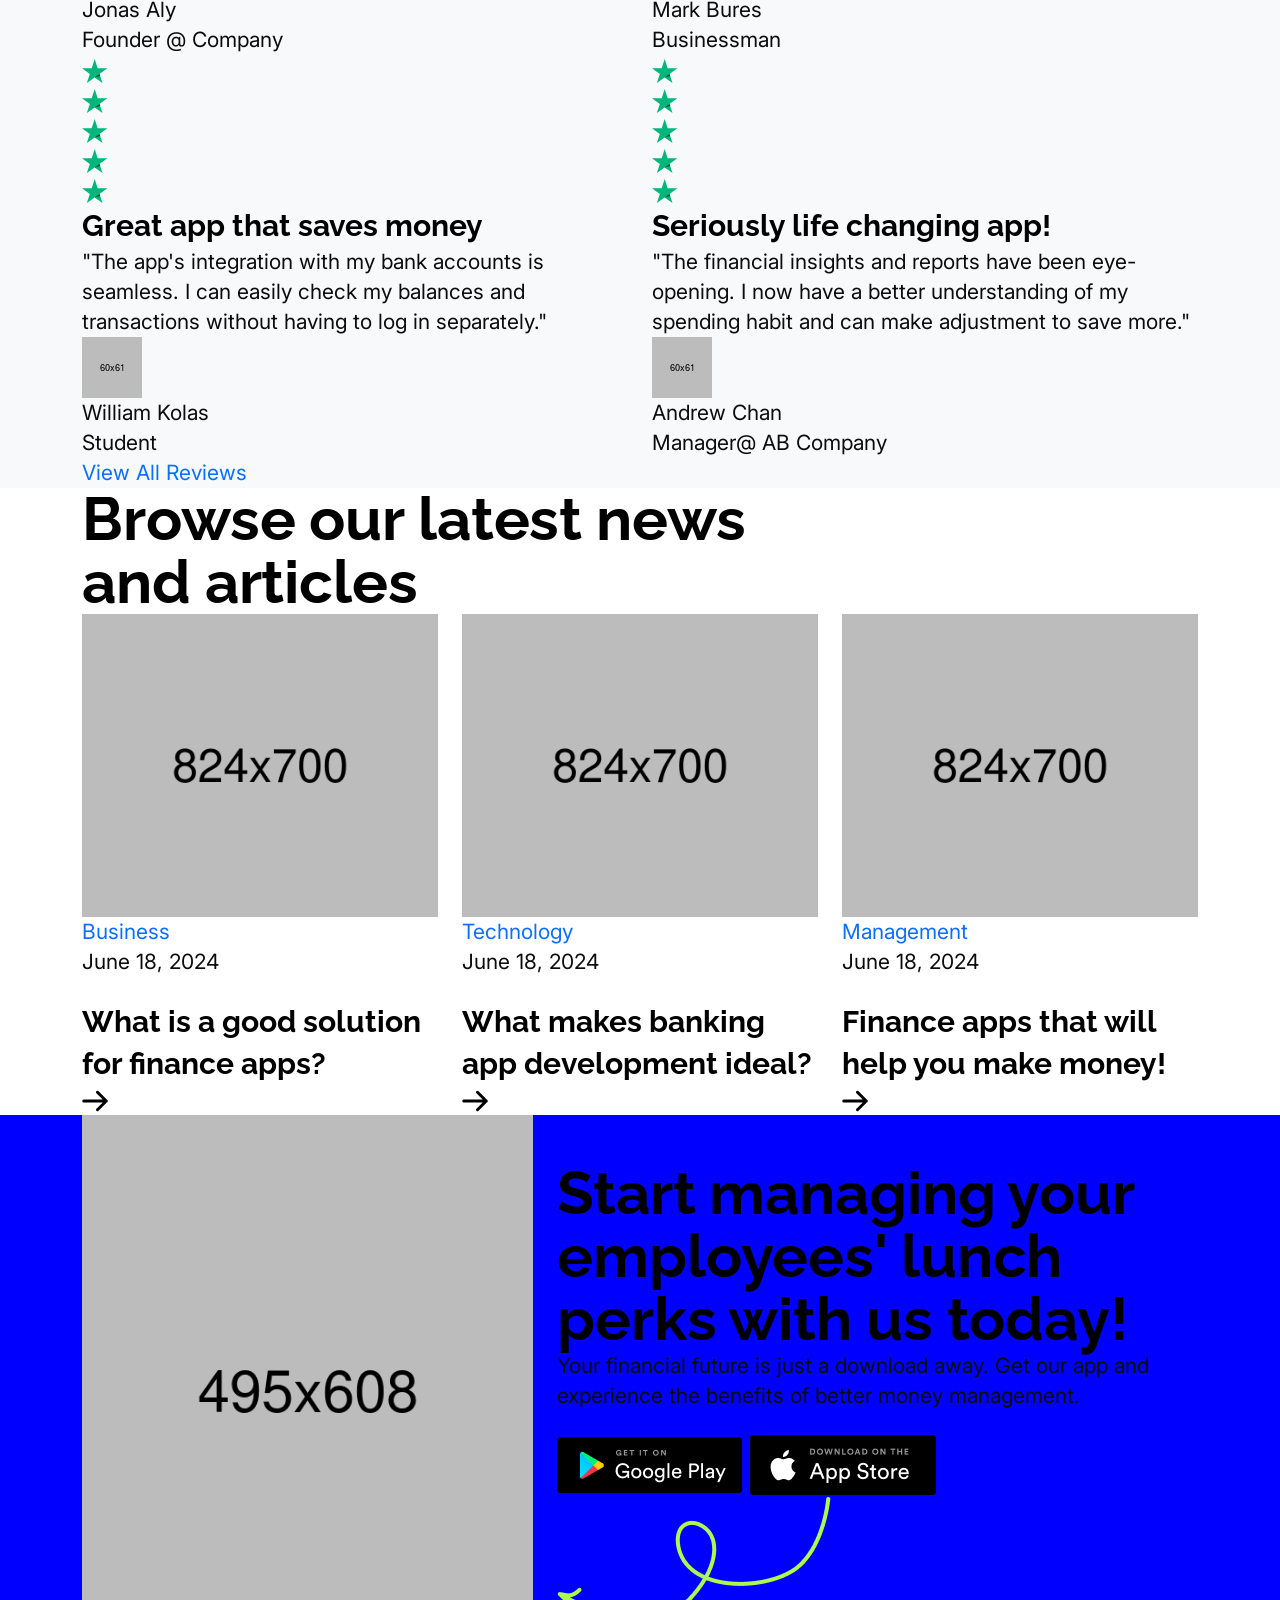
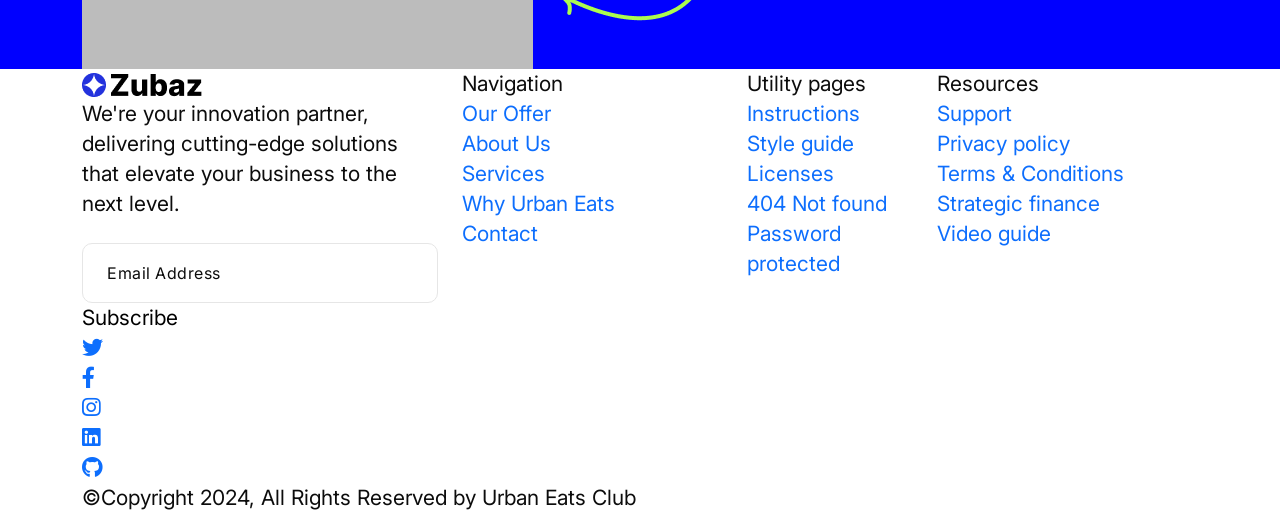
<file: index-01.html>
<!DOCTYPE html>
<html lang="en">

<head>
  <meta charset="UTF-8">
  <meta http-equiv="X-UA-Compatible" content="IE=edge">
  <meta name="viewport" content="width=device-width, initial-scale=1.0">
  <title>Urban Eats Club || Responsive HTML 5 Template</title>

  <link rel="shortcut icon" href="assets/images/favicon.ico" type="image/x-icon">
  <link rel="icon" href="assets/images/favicon.ico" type="image/x-icon">
  <!--- End favicon-->

  <link href="https://fonts.googleapis.com/css2?family=Inter:wght@400;600&family=Raleway:wght@600;700&display=swap" rel="stylesheet">
  <!-- End google font  -->

  <link rel="stylesheet" href="assets/css/bootstrap.min.css">
  <link rel="stylesheet" href="assets/css/magnific-popup.css">
  <link rel="stylesheet" href="assets/css/slick.css">
  <link rel="stylesheet" href="assets/css/animate.css">
  <link rel="stylesheet" href="assets/css/fontawesome.css">


  <!-- Code Editor  -->

  <link rel="stylesheet" href="assets/css/main.css">
  <link rel="stylesheet" href="assets/css/app.min.css">

  <script src="https://identity.netlify.com/v1/netlify-identity-widget.js"></script>
</head>

<body class="light">

  <div class="Urban Eats Club-preloader-wrap">
    <div class="Urban Eats Club-preloader">
      <div></div>
      <div></div>
      <div></div>
      <div></div>
    </div>
  </div>




  <header class="site-header site-header--menu-center Urban Eats Club-header-section" id="sticky-menu">
    <div class="container">
      <nav class="navbar site-navbar">
        <!-- Brand Logo-->
        <div class="brand-logo">
          <a href="index.html">
            <img src="assets/images/logo/logo-dark.png" alt="" class="light-version-logo">
          </a>
        </div>
        <div class="menu-block-wrapper">
          <div class="menu-overlay"></div>
          <nav class="menu-block" id="append-menu-header">
            <div class="mobile-menu-head">
              <div class="go-back">
                <i class="fa fa-angle-left"></i>
              </div>
              <div class="current-menu-title"></div>
              <div class="mobile-menu-close">&times;</div>
            </div>
            <ul class="site-menu-main">
              <li class="nav-item nav-item-has-children">
                <a href="#" class="nav-link-item drop-trigger">Employees <i class="fas fa-angle-down"></i></a>
                <ul class="sub-menu" id="submenu-1">
                  <li class="sub-menu--item">
                    <a href="index.html">
                      <span class="menu-item-text" style="display: none;">Finance App</span>
                    </a>
                  </li>
                  <li class="sub-menu--item">
                    <a href="index-02.html">
                      <span class="menu-item-text" style="display: none;">CRM Platform</span>
                    </a>
                  </li>
                  <li class="sub-menu--item">
                    <a href="index-03.html">
                      <span class="menu-item-text" style="display: none;">SaaS Startups</span>
                    </a>
                  </li>
                </ul>
              </li>
              <li class="nav-item">
                <a href="about-us.html" class="nav-link-item">Mission</a>
              </li>
              <li class="nav-item nav-item-has-children">
                <a href="#" class="nav-link-item drop-trigger">Why urban Eats <i class="fas fa-angle-down"></i></a>
                <ul class="sub-menu" id="submenu-2">
                  <li class="sub-menu--item">
                    <a href="about-us.html">
                      <span class="menu-item-text">About Us</span>
                    </a>
                  </li>
                  <li class="sub-menu--item">
                    <a href="pricing.html">
                      <span class="menu-item-text">Pricing</span>
                    </a>
                  </li>
                  <li class="sub-menu--item nav-item-has-children">
                    <a href="#" data-menu-get="h3" class="drop-trigger">blog <i class="fas fa-angle-down"></i></a>
                    <ul class="sub-menu shape-none" id="submenu-3">
                      <li class="sub-menu--item">
                        <a href="blog.html">
                          <span class="menu-item-text">Our Blog</span>
                        </a>
                      </li>
                      <li class="sub-menu--item">
                        <a href="blog-column-one.html">
                          <span class="menu-item-text">blog column one</span>
                        </a>
                      </li>
                      <li class="sub-menu--item">
                        <a href="blog-column-two.html">
                          <span class="menu-item-text">blog column two</span>
                        </a>
                      </li>
                      <li class="sub-menu--item">
                        <a href="single-blog.html">
                          <span class="menu-item-text">blog details</span>
                        </a>
                      </li>
                    </ul>
                  </li>
                  <li class="sub-menu--item nav-item-has-children">
                    <a href="#" data-menu-get="h3" class="drop-trigger">Service<i class="fas fa-angle-down"></i>
                    </a>
                    <ul class="sub-menu shape-none" id="submenu-4">
                      <li class="sub-menu--item">
                        <a href="service.html">
                          <span class="menu-item-text">service</span>
                        </a>
                      </li>
                      <li class="sub-menu--item">
                        <a href="single-service.html">
                          <span class="menu-item-text">service details</span>
                        </a>
                      </li>
                    </ul>
                  </li>
                  <li class="sub-menu--item nav-item-has-children">
                    <a href="#" data-menu-get="h3" class="drop-trigger">Team<i class="fas fa-angle-down"></i>
                    </a>
                    <ul class="sub-menu shape-none" id="submenu-5">
                      <li class="sub-menu--item">
                        <a href="team.html">
                          <span class="menu-item-text">team</span>
                        </a>
                      </li>
                      <li class="sub-menu--item">
                        <a href="single-team.html">
                          <span class="menu-item-text">team details</span>
                        </a>
                      </li>
                    </ul>
                  </li>
                  <li class="sub-menu--item nav-item-has-children">
                    <a href="#" data-menu-get="h3" class="drop-trigger">Career<i class="fas fa-angle-down"></i>
                    </a>
                    <ul class="sub-menu shape-none" id="submenu-6">
                      <li class="sub-menu--item">
                        <a href="career.html">
                          <span class="menu-item-text">Career</span>
                        </a>
                      </li>
                      <li class="sub-menu--item">
                        <a href="single-career.html">
                          <span class="menu-item-text">Career details</span>
                        </a>
                      </li>
                    </ul>
                  </li>
                  <li class="sub-menu--item nav-item-has-children">
                    <a href="#" data-menu-get="h3" class="drop-trigger">Portfolio<i class="fas fa-angle-down"></i>
                    </a>
                    <ul class="sub-menu shape-none" id="submenu-7">
                      <li class="sub-menu--item">
                        <a href="portfolio-grid.html">
                          <span class="menu-item-text">portfolio gird</span>
                        </a>
                      </li>
                      <li class="sub-menu--item">
                        <a href="portfolio-classic.html">
                          <span class="menu-item-text">portfolio classic</span>
                        </a>
                      </li>
                      <li class="sub-menu--item">
                        <a href="single-portfolio.html">
                          <span class="menu-item-text">Single Portfolio</span>
                        </a>
                      </li>
                    </ul>
                  </li>
                  <li class="sub-menu--item nav-item-has-children">
                    <a href="#" data-menu-get="h3" class="drop-trigger">Utility<i class="fas fa-angle-down"></i>
                    </a>
                    <ul class="sub-menu shape-none" id="submenu-8">
                      <li class="sub-menu--item">
                        <a href="faq.html">
                          <span class="menu-item-text">faq</span>
                        </a>
                      </li>
                      <li class="sub-menu--item">
                        <a href="errors-404.html">
                          <span class="menu-item-text">Error 404</span>
                        </a>
                      </li>
                      <li class="sub-menu--item">
                        <a href="integrations.html">
                          <span class="menu-item-text">integrations</span>
                        </a>
                      </li>
                      <li class="sub-menu--item">
                        <a href="testimonials.html">
                          <span class="menu-item-text">testimonials</span>
                        </a>
                      </li>
                      <li class="sub-menu--item">
                        <a href="coming-soon.html">
                          <span class="menu-item-text">Coming Soon</span>
                        </a>
                      </li>
                    </ul>
                  </li>
                  <li class="sub-menu--item nav-item-has-children">
                    <a href="#" data-menu-get="h3" class="drop-trigger">Account<i class="fas fa-angle-down"></i>
                    </a>
                    <ul class="sub-menu shape-none" id="submenu-9">
                      <li class="sub-menu--item">
                        <a href="sign-up.html">
                          <span class="menu-item-text">sign up</span>
                        </a>
                      </li>
                      <li class="sub-menu--item">
                        <a href="sign-in.html">
                          <span class="menu-item-text">sign in</span>
                        </a>
                      </li>
                      <li class="sub-menu--item">
                        <a href="reset-password.html">
                          <span class="menu-item-text">reset password</span>
                        </a>
                      </li>
                    </ul>
                  </li>
                </ul>
              </li>
              <li class="nav-item nav-item-has-children">
                <a href="#" class="nav-link-item drop-trigger">HR Insights <i class="fas fa-angle-down"></i></a>
                <ul class="sub-menu" id="submenu-10">
                  <li class="sub-menu--item">
                    <a href="blog.html">
                      <span class="menu-item-text">Our Blog</span>
                    </a>
                  </li>
                  <li class="sub-menu--item">
                    <a href="blog-column-one.html">
                      <span class="menu-item-text">blog column one</span>
                    </a>
                  </li>
                  <li class="sub-menu--item">
                    <a href="blog-column-two.html">
                      <span class="menu-item-text">blog column two</span>
                    </a>
                  </li>
                  <li class="sub-menu--item">
                    <a href="single-blog.html">
                      <span class="menu-item-text">blog details</span>
                    </a>
                  </li>
                </ul>
              </li>
              <li class="nav-item">
                <<a href="contact-us.html" class="nav-link-item" style="display: none;">Contact Us</a>
              </li>
            </ul>
          </nav>
        </div>

        <div class="header-btn header-btn-l1 ms-auto d-none d-xs-inline-flex">
          <div class="Urban Eats Club-header-btn-wrap">
            <a class="Urban Eats Club-login-btn" href="sign-up.html">Login</a>
          </div>
          <a class="Urban Eats Club-default-btn Urban Eats Club-header-btn" href="contact-us.html">
            <span>Book a Demo</span>
          </a>
        </div>
        <!-- mobile menu trigger -->
        <div class="mobile-menu-trigger light">
          <span></span>
        </div>
        <!--/.Mobile Menu Hamburger Ends-->
      </nav>
    </div>
  </header>
  <!--End landex-header-section -->

  <div class="Urban Eats Club-hero-section" style="background-image: url(assets/images/v1/hero-shape1.png)">
    <div class="container">
      <div class="Urban Eats Club-hero-content center position-relative">
        <h1>Urban Eats Club: Simplifying Lunch Perks for both Employees and Employers!</h1>
        <p>We help companies streamline lunch perks for their employees through a fully digital process. Whether you want to offer lunch once a week or five times, our solution ensures a seamless, hassle-free experience.</p>
        <div class="Urban Eats Club-hero-btn-wrap center">
          <a class="Urban Eats Club-default-btn" href="contact-us.html"> <span>Book Appointment</span> </a>
          <a class="video-init Urban Eats Club-hero-video" href="https://www.youtube.com/watch?v=SixdAQtWJQ8">
            <img src="assets/images/v1/play-btn.png" alt="">
            Book A Demo
          </a>
        </div>
        <div class="Urban Eats Club-hero-shape">
          <img src="assets/images/v1/shape.png" alt="">
        </div>
      </div>
      <div class="Urban Eats Club-hero-bottom">
        <div class="Urban Eats Club-hero-thumb wow fadeInUpX">
          <img src="assets/images/v1/hero-mocup1.png" alt="">
        </div>
        <div class="Urban Eats Club-hero-card card1 wow zoomIn">
          <img src="assets/images/v1/h-card1.png" alt="">
        </div>
        <div class="Urban Eats Club-hero-card card2 wow zoomIn">
          <img src="assets/images/v1/h-card2.png" alt="">
        </div>
        <div class="Urban Eats Club-hero-card card3 wow zoomIn">
          <img src="assets/images/v1/h-card4.png" alt="">
        </div>
        <div class="Urban Eats Club-hero-card card4 wow zoomIn">
          <img src="assets/images/v1/h-card3.png" alt="">
        </div>
      </div>
    </div>
  </div>
  <!-- End section -->

  <div class="section dark-bg Urban Eats Club-section-padding4">
    <div class="container">
      <div class="row">
        <div class="col-lg-5">
          <div class="Urban Eats Club-brand-logo-content">
            <h3>Companies rely on us to manage lunch perks seamlessly.</h3>
          </div>
        </div>
        <div class="col-lg-7">
          <div class="Urban Eats Club-brand-slider">
            <div class="Urban Eats Club-brand-item">
              <img src="assets/images/v1/b_1.png" alt="">
            </div>
            <div class="Urban Eats Club-brand-item">
              <img src="assets/images/v1/b_2.png" alt="">
            </div>
            <div class="Urban Eats Club-brand-item">
              <img src="assets/images/v1/b_3.png" alt="">
            </div>
            <div class="Urban Eats Club-brand-item">
              <img src="assets/images/v1/b_4.png" alt="">
            </div>
            <div class="Urban Eats Club-brand-item">
              <img src="assets/images/v1/b_5.png" alt="">
            </div>
            <div class="Urban Eats Club-brand-item">
              <img src="assets/images/v1/b_6.png" alt="">
            </div>
          </div>
          <div class="Urban Eats Club-brand-slider2">
            <div class="Urban Eats Club-brand-item">
              <img src="assets/images/v1/b_1.png" alt="">
            </div>
            <div class="Urban Eats Club-brand-item">
              <img src="assets/images/v1/b_2.png" alt="">
            </div>
            <div class="Urban Eats Club-brand-item">
              <img src="assets/images/v1/b_3.png" alt="">
            </div>
            <div class="Urban Eats Club-brand-item">
              <img src="assets/images/v1/b_4.png" alt="">
            </div>
            <div class="Urban Eats Club-brand-item">
              <img src="assets/images/v1/b_5.png" alt="">
            </div>
            <div class="Urban Eats Club-brand-item">
              <img src="assets/images/v1/b_6.png" alt="">
            </div>
          </div>
        </div>
      </div>

    </div>
  </div>
  <!-- End section -->

  <div class="section Urban Eats Club-section-padding2">
    <div class="container">
      <div class="row">
        <div class="col-lg-5">
          <div class="Urban Eats Club-thumb thumb-pr">
            <img src="assets/images/v1/mocup01.png" alt="">
            <div class="Urban Eats Club-thumb-card">
              <img src="assets/images/v1/card1.png" alt="">
            </div>
          </div>
        </div>
        <div class="col-lg-7 d-flex align-items-center">
          <div class="Urban Eats Club-default-content">
            <h2>Employees can pay directly at restaurants using the Urban Eats Club app</h2>
            <p>Users can input their income & expenses, categorize transactions, and view reports and summaries of their spending habits.</p>
            <div class="Urban Eats Club-extara-mt">
              <p><span class="font-semibold">Budgeting:</span> It enables effective budgeting and expense tracking, helping you stay on top of your financial goals.</p>
              <p><span class="font-semibold">Expense Tracking:</span> Users can input their income & expenses, categorize transactions, and view reports and summaries of their spending habits.</p>
            </div>
          </div>
        </div>
      </div>
    </div>
  </div>
  <!-- End section -->

  <div class="section Urban Eats Club-section-padding5">
    <div class="container">
      <div class="row">
        <div class="col-lg-5 order-lg-2">
          <div class="Urban Eats Club-thumb thumb-pl">
            <img src="assets/images/v1/mocup2.png" alt="">
            <div class="Urban Eats Club-thumb-card2">
              <img src="assets/images/v1/card2.png" alt="">
            </div>
          </div>
        </div>
        <div class="col-lg-7 d-flex align-items-center">
          <div class="Urban Eats Club-default-content">
            <h2>Employees can pay directly at restaurants using the Urban Eats Club app</h2>
            <p>Employees don't need to enter credit card or bank details—simply select their order on the app and pay using the Urban Eats checkout process.</p>
            <div class="Urban Eats Club-extara-mt">
              <div class="Urban Eats Club-iconbox-wrap-left">
                <div class="Urban Eats Club-iconbox-icon">
                  <img src="assets/images/v1/icon1.png" alt="">
                </div>
                <div class="Urban Eats Club-iconbox-data">
                  <span>Just select the meal on the app & eat!</span>
                  <p>Employees don’t need to worry about the price—every meal on their app is available for selection.</p>
                </div>
              </div>
              <div class="Urban Eats Club-iconbox-wrap-left">
                <div class="Urban Eats Club-iconbox-icon">
                  <img src="assets/images/v1/icon2.png" alt="">
                </div>
                <div class="Urban Eats Club-iconbox-data">
                  <span>Employees can Monitor number of meals left</span>
                  <p>Our app lets employees track the number of meals remaining weekly or monthly in real time.</p>
                </div>
              </div>
            </div>
          </div>
        </div>
      </div>
    </div>
  </div>
  <!-- End section -->

  <div class="section Urban Eats Club-section-padding3 bg-light">
    <div class="container">
      <div class="Urban Eats Club-section-title center">
        <h2>Features to improve your financial life</h2>
      </div>
      <div class="row">
        <div class="col-xl-4 col-md-6">
          <div class="Urban Eats Club-iconbox-wrap center">
            <div class="Urban Eats Club-iconbox-icon">
              <img src="assets/images/v1/icon3.png" alt="">
            </div>
            <div class="Urban Eats Club-iconbox-data">
              <h3>Financial Planning</h3>
              <p>Users easily can create & track all types budgets, set financial goals, and plan for their future.</p>
            </div>
          </div>
        </div>
        <div class="col-xl-4 col-md-6">
          <div class="Urban Eats Club-iconbox-wrap center">
            <div class="Urban Eats Club-iconbox-icon">
              <img src="assets/images/v1/icon4.png" alt="">
            </div>
            <div class="Urban Eats Club-iconbox-data">
              <h3>Security Features</h3>
              <p>Security is a crucial aspect of our finance app. Security measures to protect users' financial data.</p>
            </div>
          </div>
        </div>
        <div class="col-xl-4 col-md-6">
          <div class="Urban Eats Club-iconbox-wrap center">
            <div class="Urban Eats Club-iconbox-icon">
              <img src="assets/images/v1/icon5.png" alt="">
            </div>
            <div class="Urban Eats Club-iconbox-data">
              <h3>Tax Preparation</h3>
              <p>Preparing all the filing taxes, and optimizing deductions for ensuring compliance with tax laws.</p>
            </div>
          </div>
        </div>
        <div class="col-xl-4 col-md-6">
          <div class="Urban Eats Club-iconbox-wrap center">
            <div class="Urban Eats Club-iconbox-icon">
              <img src="assets/images/v1/icon6.png" alt="">
            </div>
            <div class="Urban Eats Club-iconbox-data">
              <h3>Offline Access</h3>
              <p>Offline access means you can use essential features and data without an internet connection.</p>
            </div>
          </div>
        </div>
        <div class="col-xl-4 col-md-6">
          <div class="Urban Eats Club-iconbox-wrap center">
            <div class="Urban Eats Club-iconbox-icon">
              <img src="assets/images/v1/icon7.png" alt="">
            </div>
            <div class="Urban Eats Club-iconbox-data">
              <h3>Currency Conversion</h3>
              <p>Al the travelers or international business, our finance app also offer currency conversion tools.</p>
            </div>
          </div>
        </div>
        <div class="col-xl-4 col-md-6">
          <div class="Urban Eats Club-iconbox-wrap center">
            <div class="Urban Eats Club-iconbox-icon">
              <img src="assets/images/v1/icon8.png" alt="">
            </div>
            <div class="Urban Eats Club-iconbox-data">
              <h3>Integration Support</h3>
              <p>The ability to connect with other financial tools accounting software, or payment platforms.</p>
            </div>
          </div>
        </div>
      </div>
    </div>
  </div>
  <!-- End Section -->

  <div class="scetion Urban Eats Club-section-padding2">
    <div class="container">
      <div class="row">
        <div class="col-lg-7 order-lg-2">
          <div class="Urban Eats Club-default-content">
            <h2>Suitable app for all levels of users</h2>
            <p>Finance apps are for everyone, from beginners to experts. They help manage money, track expenses, and make financial tasks easier.</p>
            <p>Like budgeting and investment management. These apps are convenient and offer financial insights to help people save and plan for the future.</p>
            <div class="Urban Eats Club-extara-mt">
              <a class="Urban Eats Club-default-btn" href="contact-us.html">
                <span>Start Your Free Trial</span>
              </a>
            </div>
          </div>
        </div>
        <div class="col-lg-5">
          <div class="Urban Eats Club-accordion-wrap" id="Urban Eats Club-accordion">
            <div class="Urban Eats Club-accordion-item open">
              <div class="Urban Eats Club-accordion-header">
                <h3>Sign up for free</h3>
                <div class="Urban Eats Club-active-icon">
                  <svg width="22" height="13" viewBox="0 0 22 13" fill="none" xmlns="http://www.w3.org/2000/svg">
                    <path d="M19.75 2.25L11 11L2.25 2.25" stroke="#111827" stroke-width="3" stroke-linecap="round" stroke-linejoin="round" />
                  </svg>
                </div>
              </div>
              <div class="Urban Eats Club-accordion-body">
                <p>Start your journey with a 34-day trial. It’s easy no credit card or commitment.</p>
              </div>
            </div>
            <div class="Urban Eats Club-accordion-item">
              <div class="Urban Eats Club-accordion-header">
                <h3>Make a money plan</h3>
                <div class="Urban Eats Club-active-icon">
                  <svg width="22" height="13" viewBox="0 0 22 13" fill="none" xmlns="http://www.w3.org/2000/svg">
                    <path d="M19.75 2.25L11 11L2.25 2.25" stroke="#111827" stroke-width="3" stroke-linecap="round" stroke-linejoin="round" />
                  </svg>
                </div>
              </div>
              <div class="Urban Eats Club-accordion-body">
                <p>Add your accounts and expenses, set savings targets, and share your plan.</p>
              </div>
            </div>
            <div class="Urban Eats Club-accordion-item">
              <div class="Urban Eats Club-accordion-header">
                <h3>Enjoy less stress</h3>
                <div class="Urban Eats Club-active-icon">
                  <svg width="22" height="13" viewBox="0 0 22 13" fill="none" xmlns="http://www.w3.org/2000/svg">
                    <path d="M19.75 2.25L11 11L2.25 2.25" stroke="#111827" stroke-width="3" stroke-linecap="round" stroke-linejoin="round" />
                  </svg>
                </div>
              </div>
              <div class="Urban Eats Club-accordion-body">
                <p>Start feeling confident, content, and secure in your financial life.</p>
              </div>
            </div>
          </div>
        </div>
      </div>
    </div>
  </div>
  <!-- End section -->

  <div class="section Urban Eats Club-section-padding2 bg-light">
    <div class="container">
      <div class="Urban Eats Club-section-title center">
        <h2>We've earned a 4.8-star Trustpilot rating</h2>
      </div>
      <div class="row">
        <div class="col-lg-6">
          <div class="Urban Eats Club-testimonial-wrap">
            <div class="Urban Eats Club-testimonial-rating">
              <ul>
                <li><img src="assets/images/icon/star-green.svg" alt=""></li>
                <li><img src="assets/images/icon/star-green.svg" alt=""></li>
                <li><img src="assets/images/icon/star-green.svg" alt=""></li>
                <li><img src="assets/images/icon/star-green.svg" alt=""></li>
                <li><img src="assets/images/icon/star-green.svg" alt=""></li>
              </ul>
            </div>
            <div class="Urban Eats Club-testimonial-data">
              <h3>Best finance budgeting app ever!</h3>
              <p>"This finance app has been a game-changer for me! It's made budgeting and tracking my expenses so much easier. I love how intuitive and user-friendly it is."</p>
            </div>
            <div class="Urban Eats Club-testimonial-author">
              <div class="Urban Eats Club-testimonial-author-thumb">
                <img src="assets/images/v1/t_user1.png" alt="">
              </div>
              <div class="Urban Eats Club-testimonial-author-data">
                <span>Jonas Aly</span>
                <p>Founder @ Company</p>
              </div>
            </div>
          </div>
        </div>
        <div class="col-lg-6">
          <div class="Urban Eats Club-testimonial-wrap">
            <div class="Urban Eats Club-testimonial-rating">
              <ul>
                <li><img src="assets/images/icon/star-green.svg" alt=""></li>
                <li><img src="assets/images/icon/star-green.svg" alt=""></li>
                <li><img src="assets/images/icon/star-green.svg" alt=""></li>
                <li><img src="assets/images/icon/star-green.svg" alt=""></li>
                <li><img src="assets/images/icon/star-green.svg" alt=""></li>
              </ul>
            </div>
            <div class="Urban Eats Club-testimonial-data">
              <h3>Super helpful to watch my spend</h3>
              <p>"I can't thank this app enough for helping me stay on top of my bills. The bill payment reminders have saved me from late fees, & more organized with my finances."</p>
            </div>
            <div class="Urban Eats Club-testimonial-author">
              <div class="Urban Eats Club-testimonial-author-thumb">
                <img src="assets/images/v1/t_user2.png" alt="">
              </div>
              <div class="Urban Eats Club-testimonial-author-data">
                <span>Mark Bures</span>
                <p>Businessman</p>
              </div>
            </div>
          </div>
        </div>
        <div class="col-lg-6">
          <div class="Urban Eats Club-testimonial-wrap">
            <div class="Urban Eats Club-testimonial-rating">
              <ul>
                <li><img src="assets/images/icon/star-green.svg" alt=""></li>
                <li><img src="assets/images/icon/star-green.svg" alt=""></li>
                <li><img src="assets/images/icon/star-green.svg" alt=""></li>
                <li><img src="assets/images/icon/star-green.svg" alt=""></li>
                <li><img src="assets/images/icon/star-green.svg" alt=""></li>
              </ul>
            </div>
            <div class="Urban Eats Club-testimonial-data">
              <h3>Great app that saves money</h3>
              <p>"The app's integration with my bank accounts is seamless. I can easily check my balances and transactions without having to log in separately."</p>
            </div>
            <div class="Urban Eats Club-testimonial-author">
              <div class="Urban Eats Club-testimonial-author-thumb">
                <img src="assets/images/v1/t_user3.png" alt="">
              </div>
              <div class="Urban Eats Club-testimonial-author-data">
                <span>William Kolas</span>
                <p>Student</p>
              </div>
            </div>
          </div>
        </div>
        <div class="col-lg-6">
          <div class="Urban Eats Club-testimonial-wrap">
            <div class="Urban Eats Club-testimonial-rating">
              <ul>
                <li><img src="assets/images/icon/star-green.svg" alt=""></li>
                <li><img src="assets/images/icon/star-green.svg" alt=""></li>
                <li><img src="assets/images/icon/star-green.svg" alt=""></li>
                <li><img src="assets/images/icon/star-green.svg" alt=""></li>
                <li><img src="assets/images/icon/star-green.svg" alt=""></li>
              </ul>
            </div>
            <div class="Urban Eats Club-testimonial-data">
              <h3>Seriously life changing app!</h3>
              <p>"The financial insights and reports have been eye-opening. I now have a better understanding of my spending habit and can make adjustment to save more."</p>
            </div>
            <div class="Urban Eats Club-testimonial-author">
              <div class="Urban Eats Club-testimonial-author-thumb">
                <img src="assets/images/v1/t_user4.png" alt="">
              </div>
              <div class="Urban Eats Club-testimonial-author-data">
                <span>Andrew Chan</span>
                <p>Manager@ AB Company</p>
              </div>
            </div>
          </div>
        </div>
      </div>
      <div class="Urban Eats Club-testimonial-btn">
        <a class="Urban Eats Club-default-btn" href="testimonials.html">
          <span>View All Reviews</span>
        </a>
      </div>
    </div>
  </div>
  <!-- End Section -->

  <div class="section Urban Eats Club-section-padding3">
    <div class="container">
      <div class="row">
        <div class="col-lg-8">
          <div class="Urban Eats Club-section-title">
            <h2>Browse our latest news and articles</h2>
          </div>
        </div>
      </div>
      <div class="row">
        <div class="col-xl-4 col-lg-6">
          <div class="Urban Eats Club-blog-wrap">
            <a href="">
              <div class="Urban Eats Club-blog-thumb">
                <img src="assets/images/blog/blog1.png" alt="">
                <div class="Urban Eats Club-blog-categorie">
                  Business
                </div>
              </div>
            </a>
            <div class="Urban Eats Club-blog-data">
              <p>June 18, 2024</p>
              <a href="">
                <h3>What is a good solution for finance apps?</h3>
              </a>
              <a class="Urban Eats Club-blog-btn" href="">
                <svg width="26" height="22" viewBox="0 0 26 22" fill="none" xmlns="http://www.w3.org/2000/svg">
                  <path d="M15.5 2.25L24.25 11M24.25 11L15.5 19.75M24.25 11L1.75 11" stroke="black" stroke-width="3" stroke-linecap="round" stroke-linejoin="round" />
                </svg>
              </a>
            </div>

          </div>
        </div>
        <div class="col-xl-4 col-lg-6">
          <div class="Urban Eats Club-blog-wrap">
            <a href="">
              <div class="Urban Eats Club-blog-thumb">
                <img src="assets/images/blog/blog2.png" alt="">
                <div class="Urban Eats Club-blog-categorie">
                  Technology
                </div>
              </div>
            </a>
            <div class="Urban Eats Club-blog-data">
              <p>June 18, 2024</p>
              <a href="">
                <h3>What makes banking app development ideal?</h3>
              </a>
              <a class="Urban Eats Club-blog-btn" href="">
                <svg width="26" height="22" viewBox="0 0 26 22" fill="none" xmlns="http://www.w3.org/2000/svg">
                  <path d="M15.5 2.25L24.25 11M24.25 11L15.5 19.75M24.25 11L1.75 11" stroke="black" stroke-width="3" stroke-linecap="round" stroke-linejoin="round" />
                </svg>
              </a>
            </div>
          </div>
        </div>
        <div class="col-xl-4 col-lg-6">
          <div class="Urban Eats Club-blog-wrap">
            <a href="">
              <div class="Urban Eats Club-blog-thumb">
                <img src="assets/images/blog/blog3.png" alt="">
                <div class="Urban Eats Club-blog-categorie">
                  Management
                </div>
              </div>
            </a>
            <div class="Urban Eats Club-blog-data">
              <p>June 18, 2024</p>
              <a href="">
                <h3>Finance apps that will help you make money!</h3>
              </a>
              <a class="Urban Eats Club-blog-btn" href="">
                <svg width="26" height="22" viewBox="0 0 26 22" fill="none" xmlns="http://www.w3.org/2000/svg">
                  <path d="M15.5 2.25L24.25 11M24.25 11L15.5 19.75M24.25 11L1.75 11" stroke="black" stroke-width="3" stroke-linecap="round" stroke-linejoin="round" />
                </svg>
              </a>
            </div>

          </div>
        </div>
      </div>
    </div>
  </div>
  <!-- End Section -->

  <div class="Urban Eats Club-cta-section blue-bg">
    <div class="container">
      <div class="row">
        <div class="col-lg-7 order-lg-2 d-flex align-items-center">
          <div class="Urban Eats Club-default-content light">
            <h2>Start managing your employees' lunch perks with us today!</h2>
            <p>Your financial future is just a download away. Get our app and experience the benefits of better money management.</p>
            <div class="Urban Eats Club-extara-mt">
              <div class="Urban Eats Club-app-wrap">
                <a class="Urban Eats Club-app" href="contact-us.html"><img src="assets/images/v1/play-store.png" alt=""></a>
                <a class="Urban Eats Club-app" href="contact-us.html"><img src="assets/images/v1/app-store.png" alt=""></a>
                <div class="Urban Eats Club-cta-shape">
                  <img src="assets/images/v1/shape2.png" alt="">
                </div>
              </div>
            </div>
          </div>
        </div>
        <div class="col-lg-5">
          <div class="Urban Eats Club-cta-thumb">
            <img src="assets/images/v1/cta-mocup.png" alt="">
          </div>
        </div>
      </div>
    </div>
  </div>
  <!-- End section -->



  <footer class="Urban Eats Club-footer-section main-footer">
    <div class="container">
      <div class="Urban Eats Club-footer-top">
        <div class="row">
          <div class="col-xl-4 col-lg-12">
            <div class="Urban Eats Club-footer-textarea">
              <a href="">
                <img src="assets/images/logo/logo-dark.png" alt="">
              </a>
              <p>We're your innovation partner, delivering cutting-edge solutions that elevate your business to the next level.</p>
              <div class="Urban Eats Club-subscribe-one">
                <form action="#">
                  <input type="email" placeholder="Email Address">
                  <button class="Urban Eats Club-default-btn Urban Eats Club-subscription-btn one" id="Urban Eats Club-subscription-btn" type="submit">
                    <span>Subscribe</span>
                  </button>
                </form>
              </div>
            </div>
          </div>
          <div class="col-xl-3 col-md-4">
            <div class="Urban Eats Club-footer-menu extar-margin">
              <div class="Urban Eats Club-footer-title">
                <p>Navigation</p>
              </div>
              <ul>
                <li><a href="">Our Offer</a></li>
                <li><a href="">About Us</a></li>
                <li><a href="">Services</a></li>
                <li><a href="">Why Urban Eats</a></li>
                <li><a href="">Contact</a></li>
              </ul>
            </div>
          </div>
          <div class="col-xl-2 col-md-4">
            <div class="Urban Eats Club-footer-menu">
              <div class="Urban Eats Club-footer-title">
                <p>Utility pages</p>
              </div>
              <ul>
                <li><a href="">Instructions</a></li>
                <li><a href="">Style guide</a></li>
                <li><a href="">Licenses</a></li>
                <li><a href="">404 Not found</a></li>
                <li><a href="">Password protected</a></li>
              </ul>
            </div>
          </div>
          <div class="col-xl-3 col-md-4">
            <div class="Urban Eats Club-footer-menu extar-margin">
              <div class="Urban Eats Club-footer-title">
                <p>Resources</p>
              </div>
              <ul>
                <li><a href="">Support</a></li>
                <li><a href="">Privacy policy</a></li>
                <li><a href="">Terms & Conditions</a></li>
                <li><a href="">Strategic finance</a></li>
                <li><a href="">Video guide</a></li>
              </ul>
            </div>
          </div>
        </div>
      </div>
      <div class="Urban Eats Club-footer-bottom">
        <div class="Urban Eats Club-social-icon order-md-2">
          <ul>
            <li>
              <a href="https://twitter.com/" target="_blank">
                <i class="fab fa-twitter"></i>
              </a>
            </li>
            <li>
              <a href="https://facebook.com/" target="_blank">
                <i class="fab fa-facebook-f"></i>
              </a>
            </li>
            <li>
              <a href="https://www.instagram.com/" target="_blank">
                <i class="fab fa-instagram"></i>
              </a>
            </li>
            <li>
              <a href="https://www.linkedin.com/" target="_blank">
                <i class="fab fa-linkedin"></i>
              </a>
            </li>
            <li>
              <a href="https://github.com/" target="_blank">
                <i class="fab fa-github"></i>
              </a>
            </li>
          </ul>
        </div>
        <div class="Urban Eats Club-copywright">
          <p> &copy;Copyright 2024, All Rights Reserved by Urban Eats Club</p>
        </div>
      </div>

    </div>
  </footer>





  <!-- scripts -->
  <script src="assets/js/jquery-3.6.0.min.js"></script>
  <script src="assets/js/bootstrap.bundle.min.js"></script>
  <script src="assets/js/menu/menu.js"></script>
  <script src="assets/js/isotope.pkgd.min.js"></script>
  <script src="assets/js/jquery.magnific-popup.min.js"></script>
  <script src="assets/js/slick.js"></script>
  <script src="assets/js/countdown.js"></script>
  <script src="assets/js/wow.min.js"></script>
  <script src="assets/js/faq.js"></script>

  <script src="assets/js/app.js"></script>

  <script>
    if (window.netlifyIdentity) {
      window.netlifyIdentity.on("init", user => {
        if (!user) {
          window.netlifyIdentity.on("login", () => {
            document.location.href = "/admin/";
          });
        }
      });
    }
  </script>

</body>
</html>
</file>
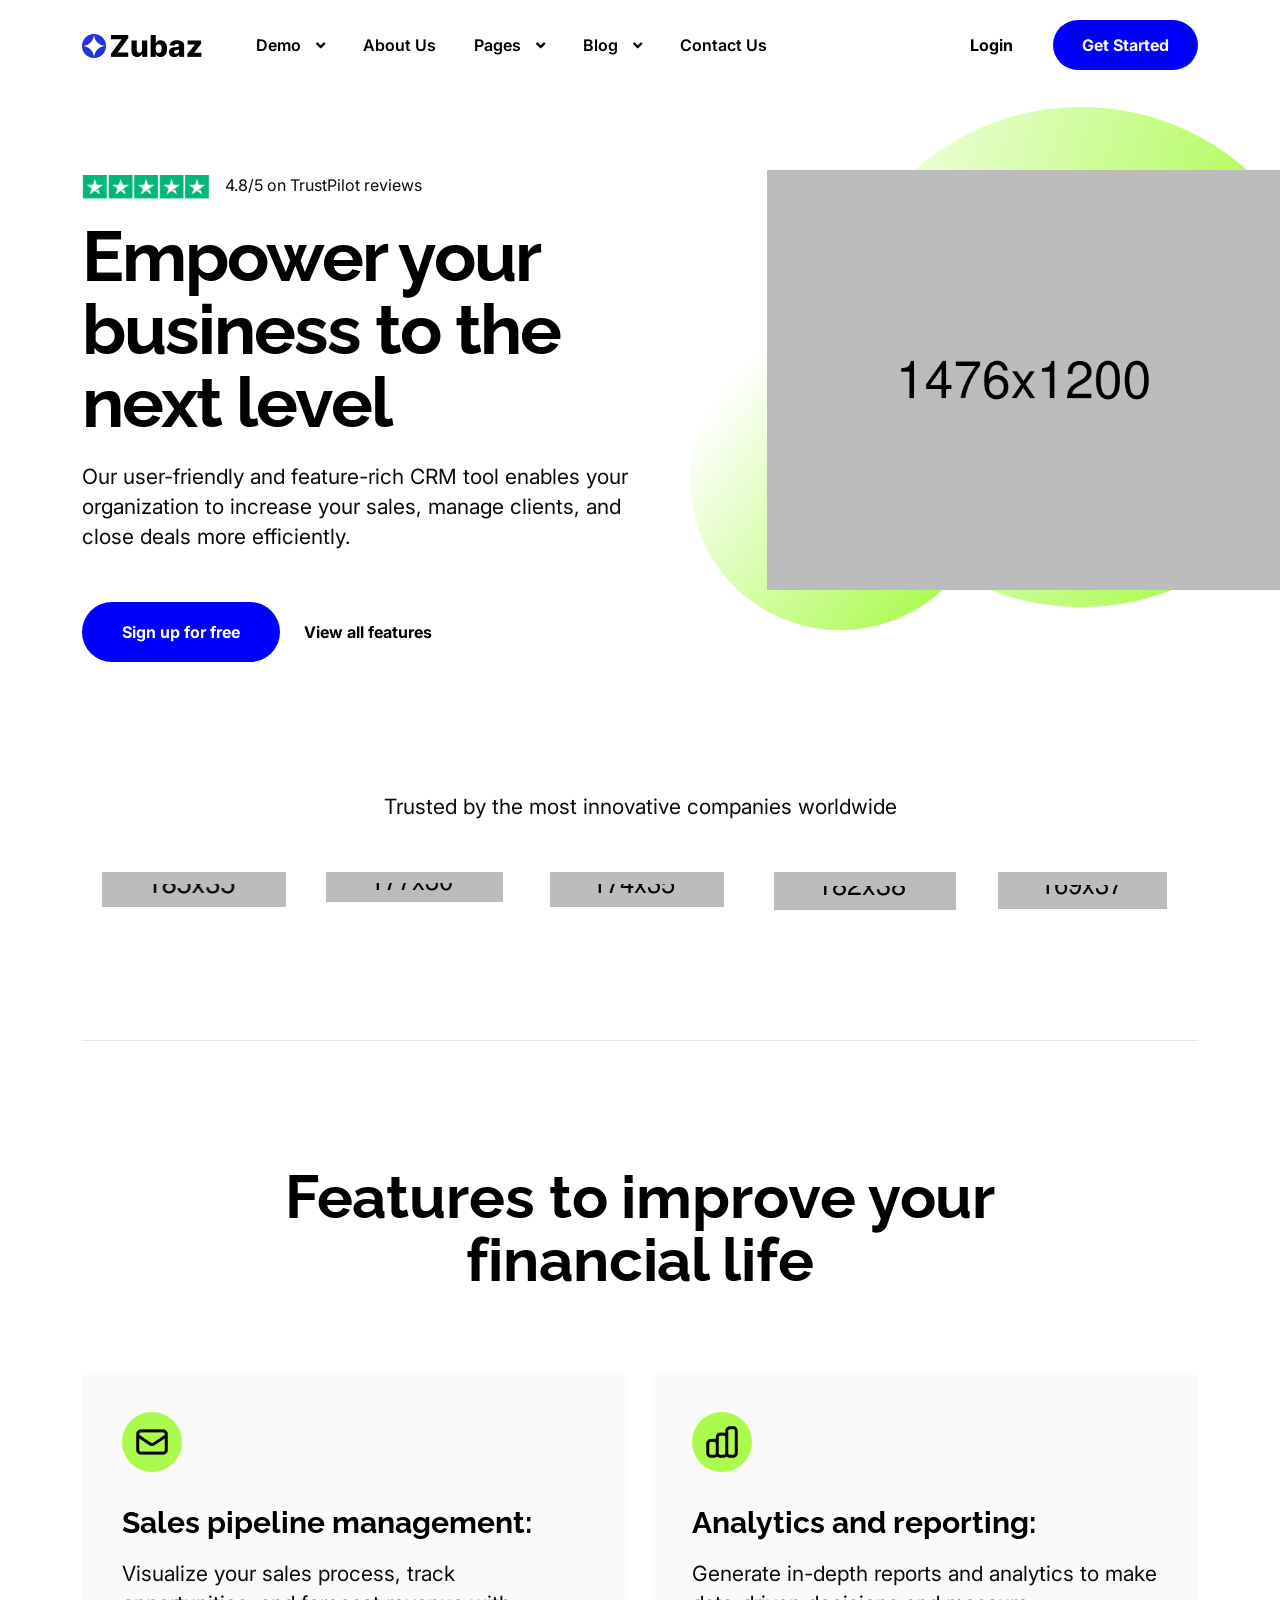
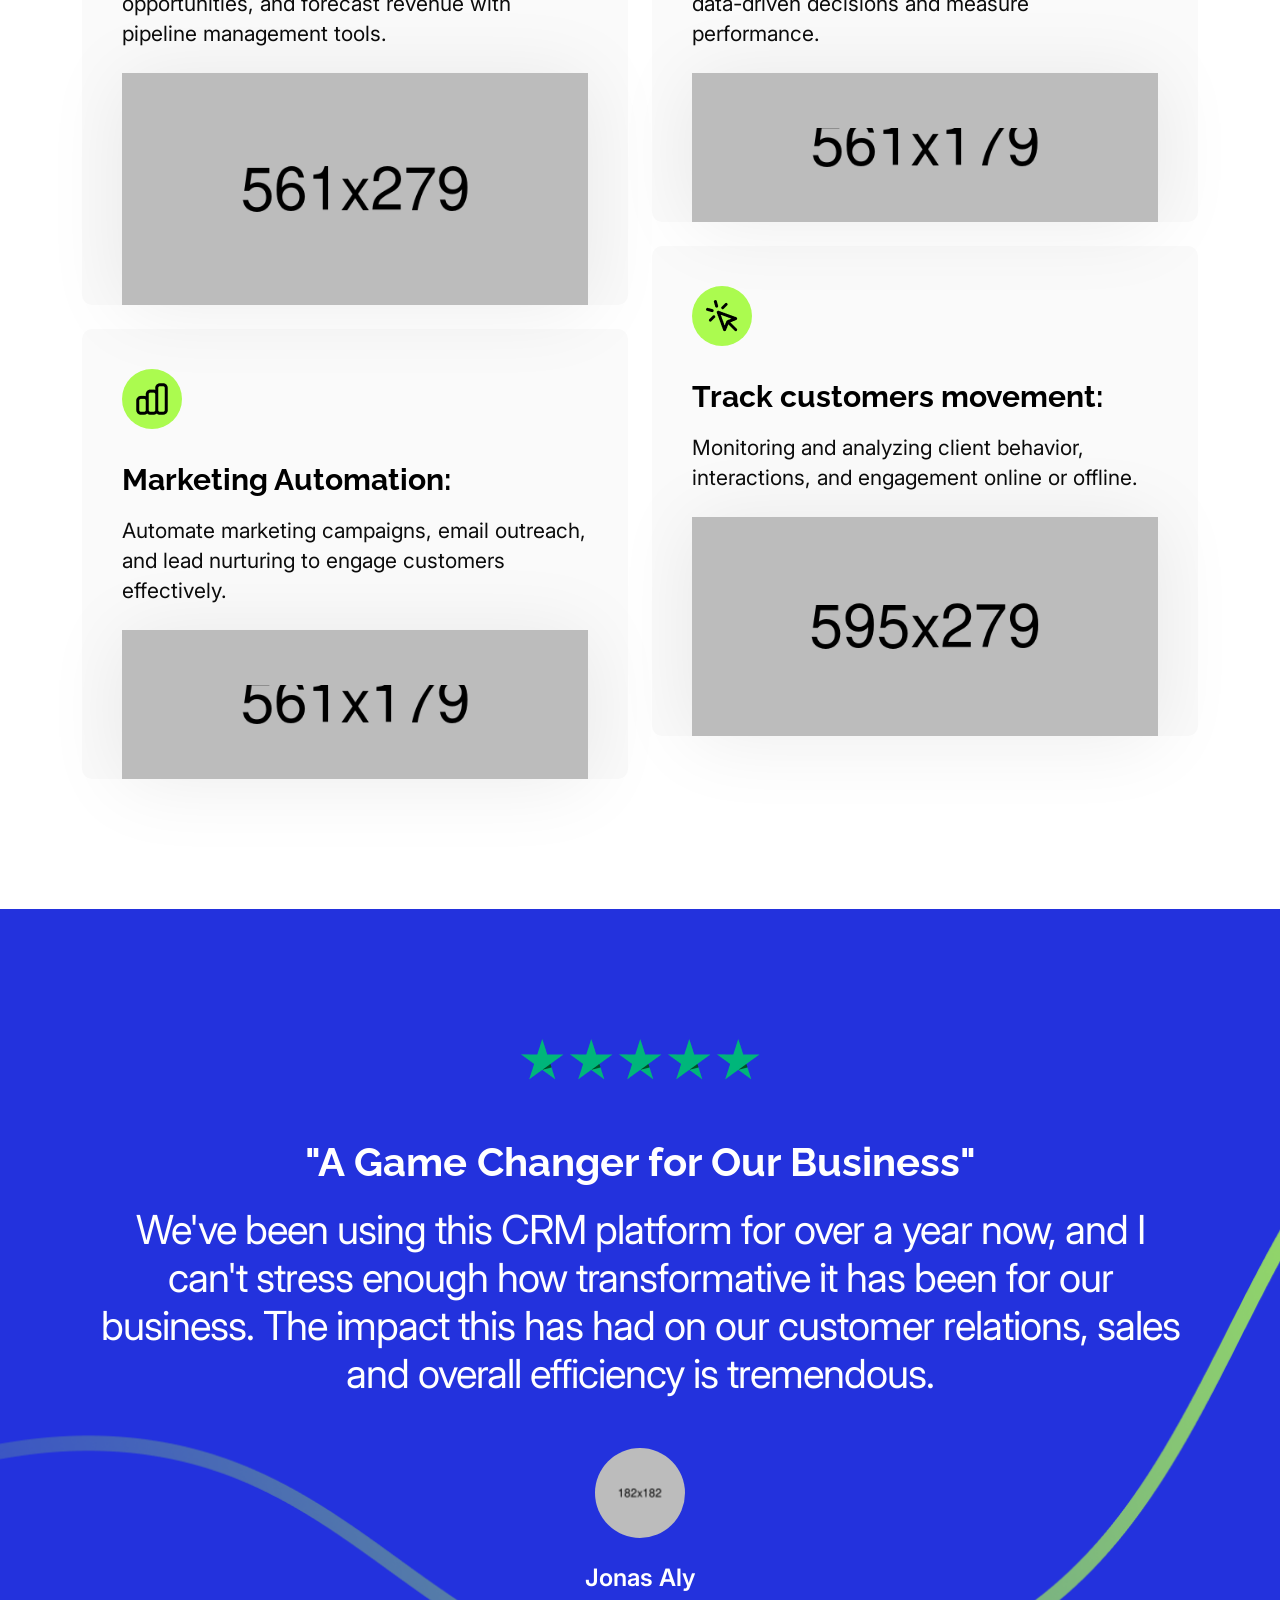
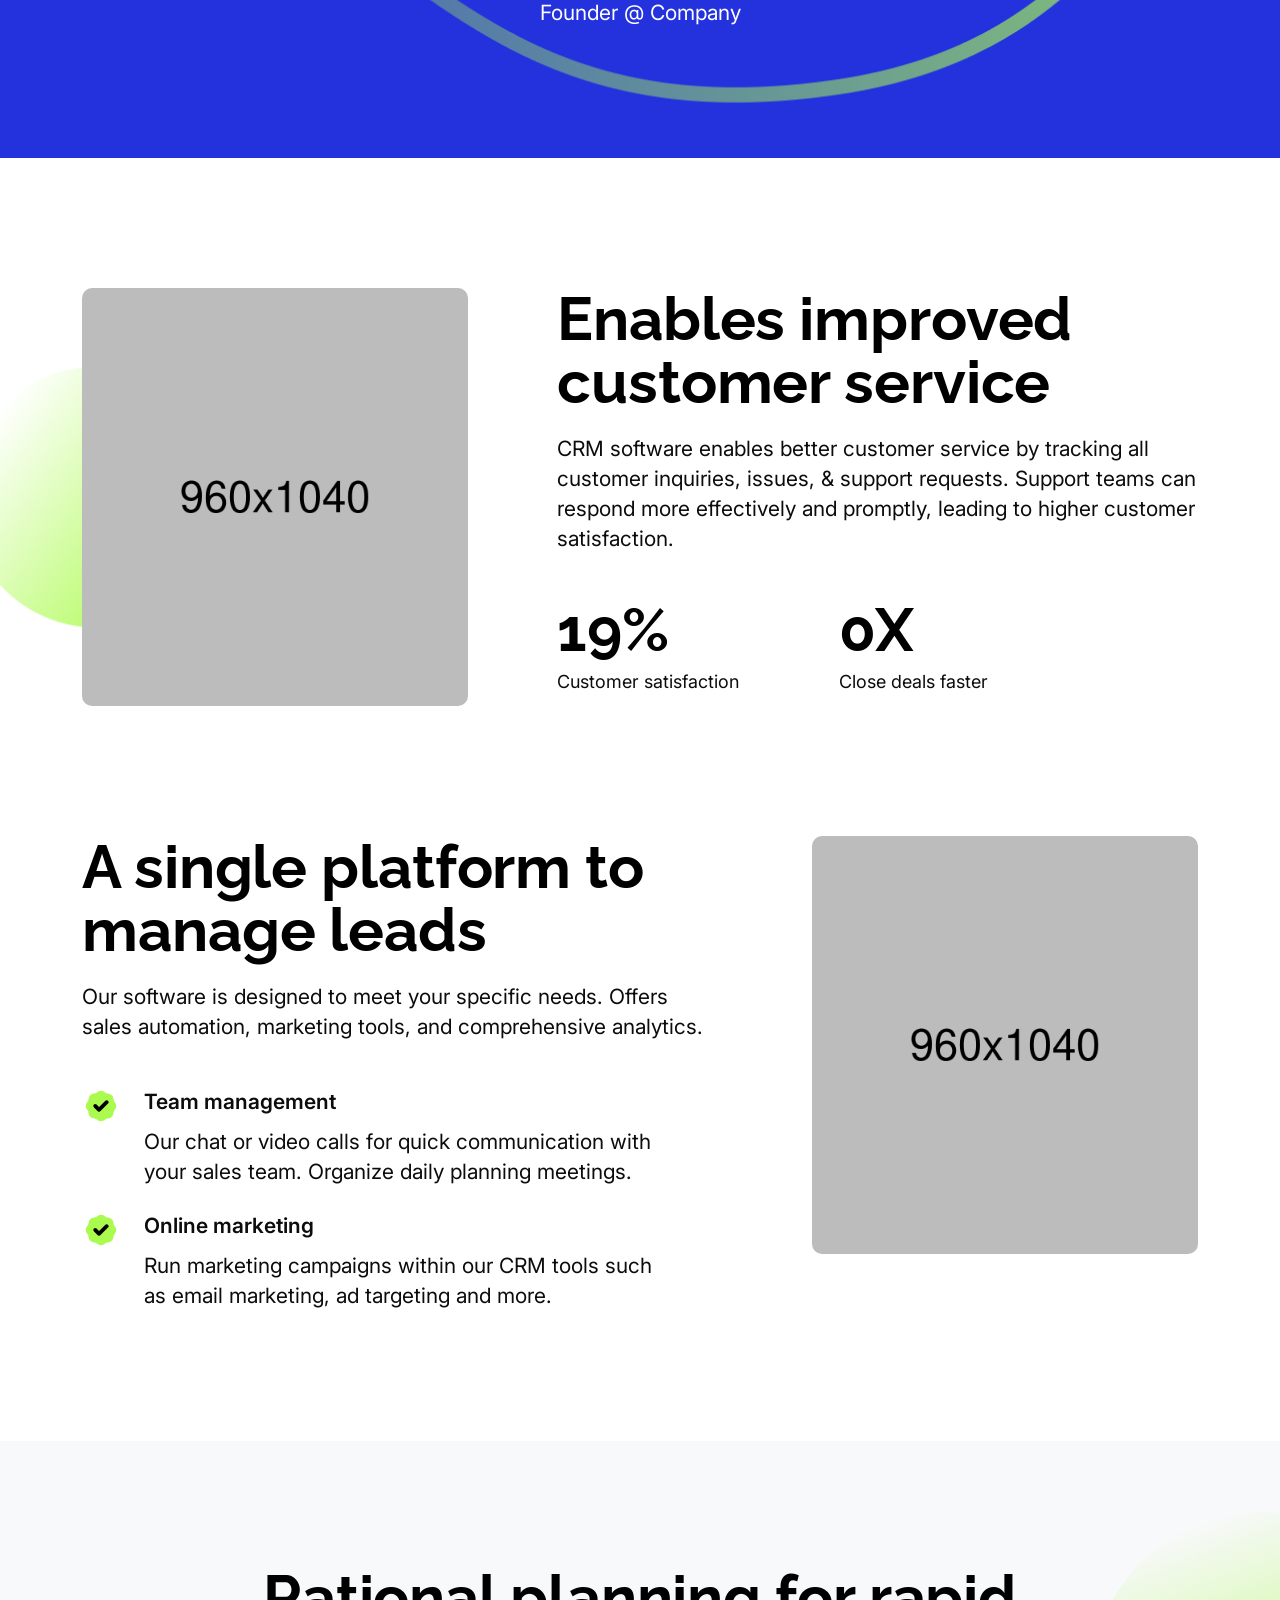
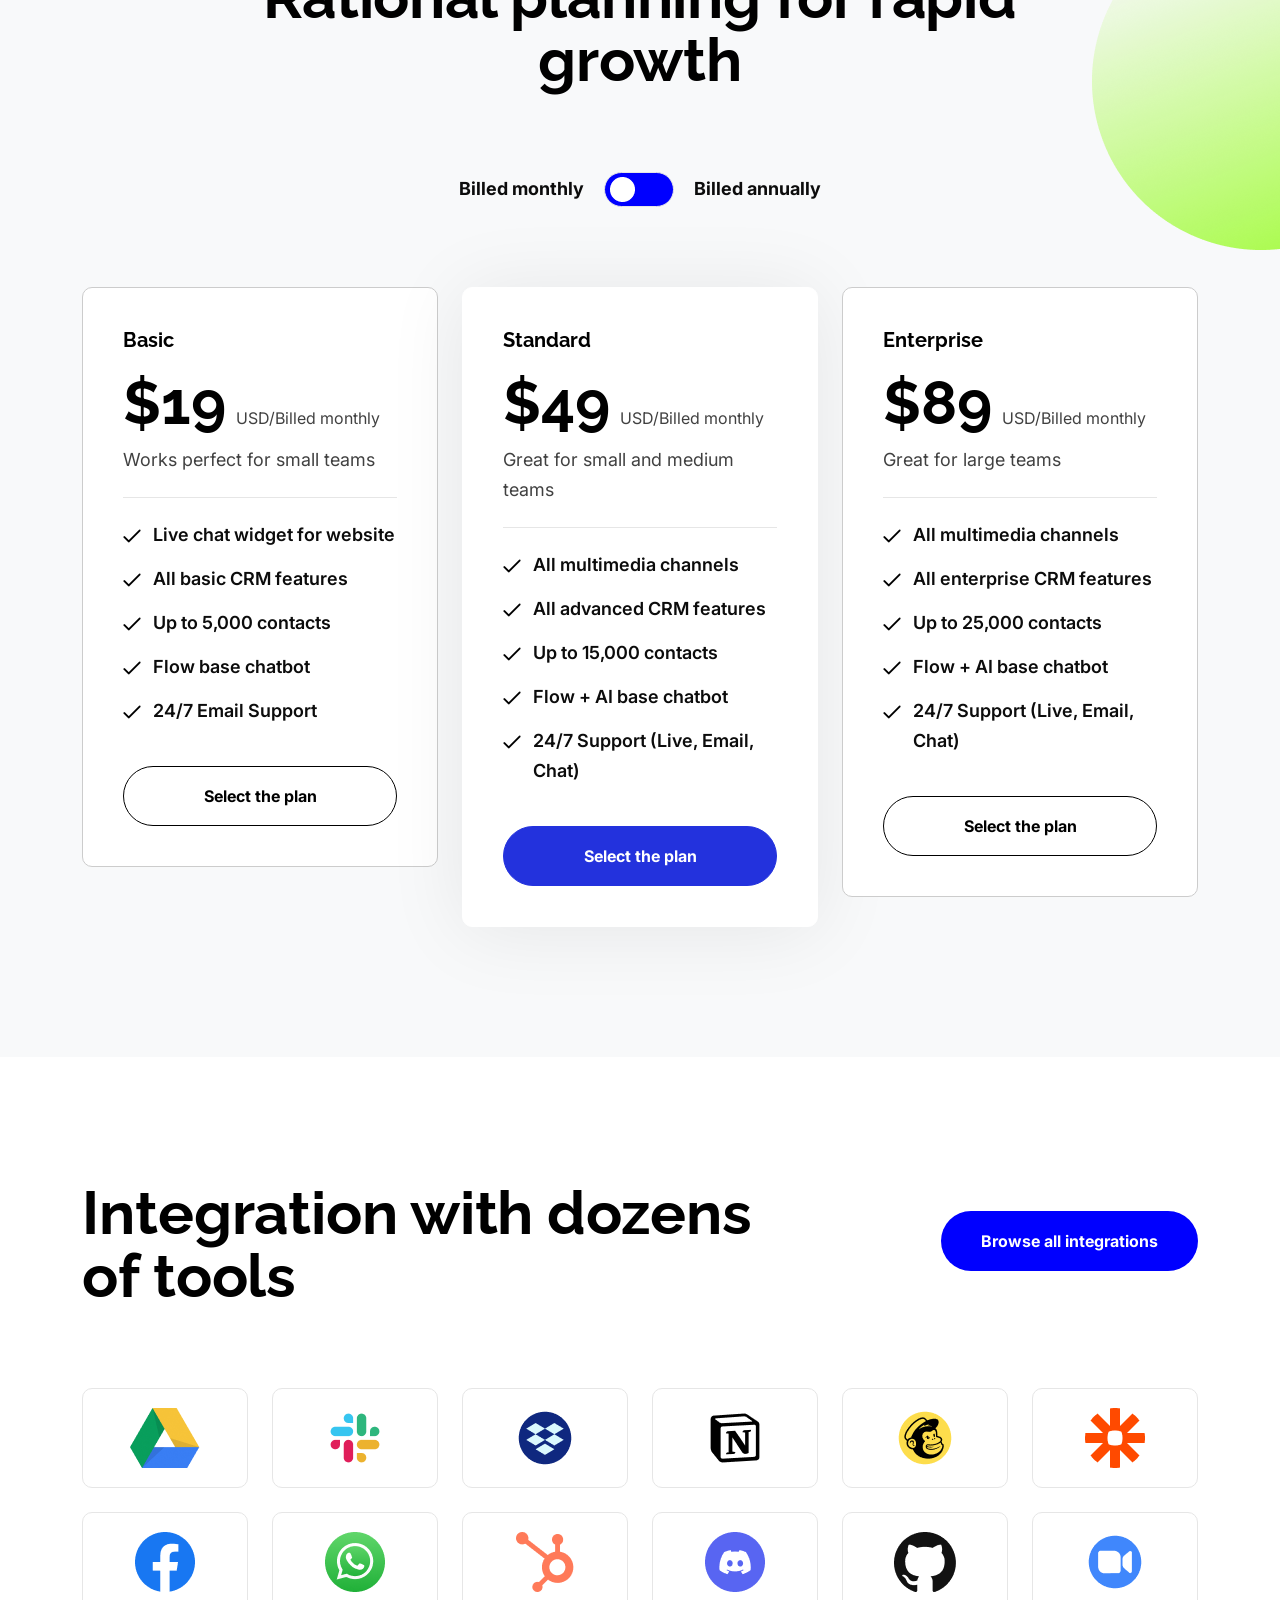
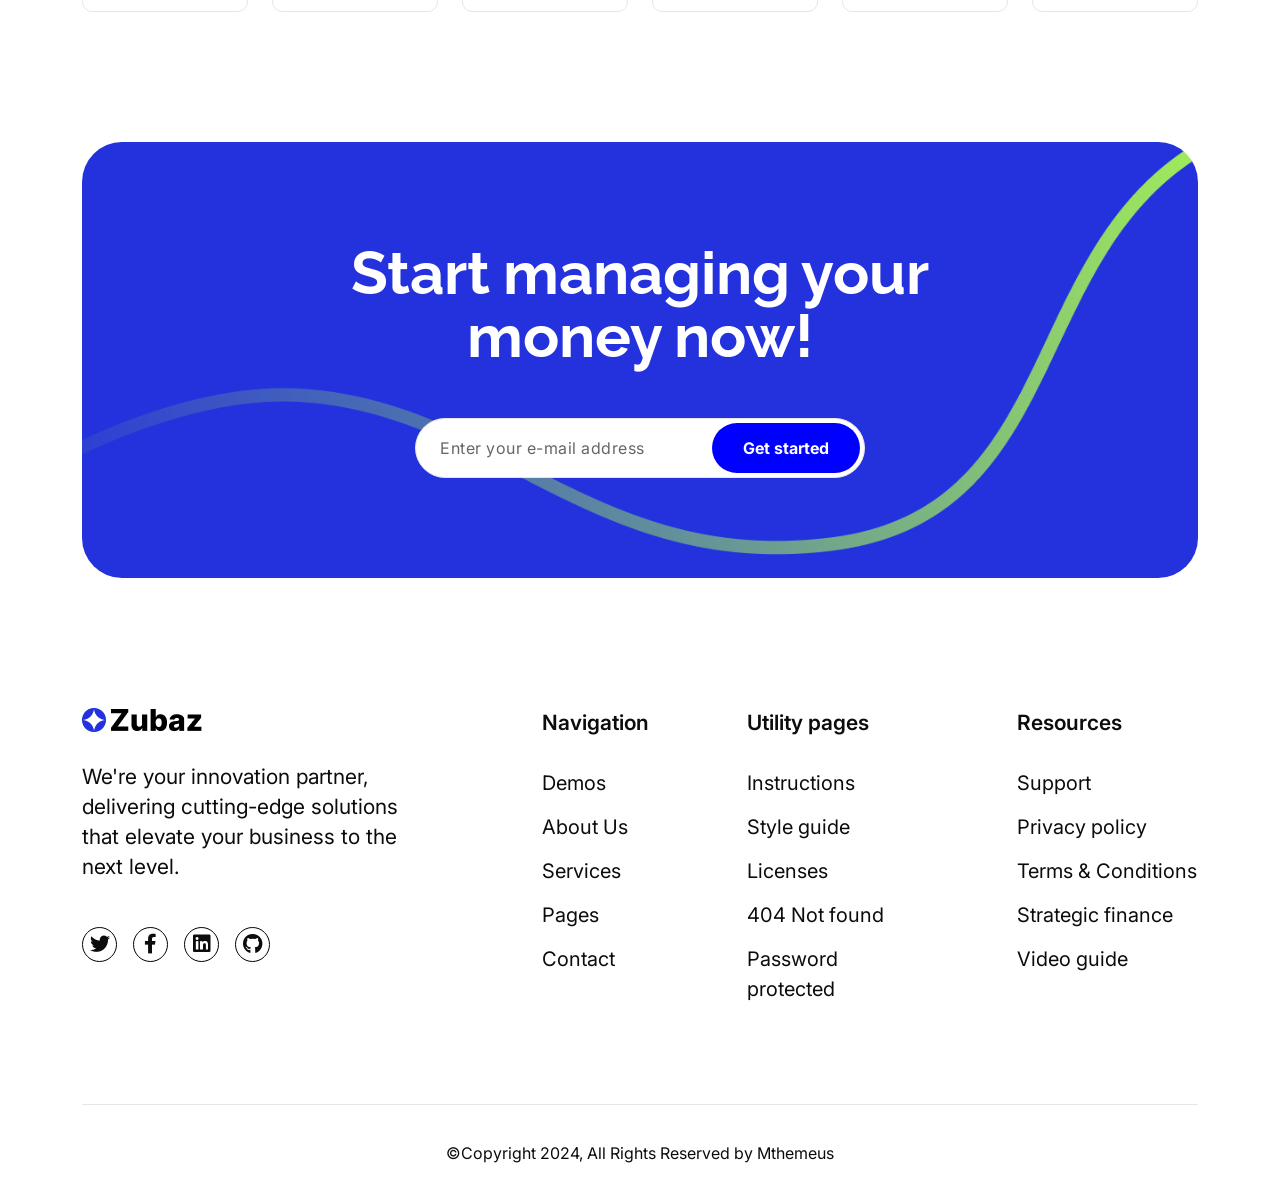
<file: index-02.html>
<!DOCTYPE html>
<html lang="en">

<head>
  <meta charset="UTF-8">
  <meta http-equiv="X-UA-Compatible" content="IE=edge">
  <meta name="viewport" content="width=device-width, initial-scale=1.0">
  <title>Zubuz || Responsive HTML 5 Template</title>

  <link rel="shortcut icon" href="assets/images/favicon.ico" type="image/x-icon">
  <link rel="icon" href="assets/images/favicon.ico" type="image/x-icon">
  <!--- End favicon-->

  <link href="https://fonts.googleapis.com/css2?family=Inter:wght@400;600&family=Raleway:wght@600;700&display=swap" rel="stylesheet">
  <!-- End google font  -->

  <link rel="stylesheet" href="assets/css/bootstrap.min.css">
  <link rel="stylesheet" href="assets/css/magnific-popup.css">
  <link rel="stylesheet" href="assets/css/slick.css">
  <link rel="stylesheet" href="assets/css/animate.css">
  <link rel="stylesheet" href="assets/css/fontawesome.css">


  <!-- Code Editor  -->

  <link rel="stylesheet" href="assets/css/main.css">
  <link rel="stylesheet" href="assets/css/app.min.css">
</head>

<body class="light">

  <div class="zubuz-preloader-wrap">
    <div class="zubuz-preloader">
      <div></div>
      <div></div>
      <div></div>
      <div></div>
    </div>
  </div>




  <header class="site-header zubuz-header-section" id="sticky-menu">
    <div class="container">
      <nav class="navbar site-navbar">
        <!-- Brand Logo-->
        <div class="brand-logo">
          <a href="index.html">
            <img src="assets/images/logo/logo-dark.png" alt="" class="light-version-logo">
          </a>
        </div>
        <div class="menu-block-wrapper">
          <div class="menu-overlay"></div>
          <nav class="menu-block" id="append-menu-header">
            <div class="mobile-menu-head">
              <div class="go-back">
                <i class="fa fa-angle-left"></i>
              </div>
              <div class="current-menu-title"></div>
              <div class="mobile-menu-close">&times;</div>
            </div>
            <ul class="site-menu-main">
              <li class="nav-item nav-item-has-children">
                <a href="#" class="nav-link-item drop-trigger">Demo <i class="fas fa-angle-down"></i></a>
                <ul class="sub-menu" id="submenu-1">
                  <li class="sub-menu--item">
                    <a href="index.html">
                      <span class="menu-item-text">Finance App</span>
                    </a>
                  </li>
                  <li class="sub-menu--item">
                    <a href="index-02.html">
                      <span class="menu-item-text">CRM Platform</span>
                    </a>
                  </li>
                  <li class="sub-menu--item">
                    <a href="index-03.html">
                      <span class="menu-item-text">SaaS Startups</span>
                    </a>
                  </li>
                </ul>
              </li>
              <li class="nav-item">
                <a href="about-us.html" class="nav-link-item">About Us</a>
              </li>
              <li class="nav-item nav-item-has-children">
                <a href="#" class="nav-link-item drop-trigger">Pages <i class="fas fa-angle-down"></i></a>
                <ul class="sub-menu" id="submenu-2">
                  <li class="sub-menu--item">
                    <a href="about-us.html">
                      <span class="menu-item-text">About Us</span>
                    </a>
                  </li>
                  <li class="sub-menu--item">
                    <a href="pricing.html">
                      <span class="menu-item-text">Pricing</span>
                    </a>
                  </li>
                  <li class="sub-menu--item nav-item-has-children">
                    <a href="#" data-menu-get="h3" class="drop-trigger">blog <i class="fas fa-angle-down"></i></a>
                    <ul class="sub-menu shape-none" id="submenu-3">
                      <li class="sub-menu--item">
                        <a href="blog.html">
                          <span class="menu-item-text">Our Blog</span>
                        </a>
                      </li>
                      <li class="sub-menu--item">
                        <a href="blog-column-one.html">
                          <span class="menu-item-text">blog column one</span>
                        </a>
                      </li>
                      <li class="sub-menu--item">
                        <a href="blog-column-two.html">
                          <span class="menu-item-text">blog column two</span>
                        </a>
                      </li>
                      <li class="sub-menu--item">
                        <a href="single-blog.html">
                          <span class="menu-item-text">blog details</span>
                        </a>
                      </li>
                    </ul>
                  </li>
                  <li class="sub-menu--item nav-item-has-children">
                    <a href="#" data-menu-get="h3" class="drop-trigger">Service<i class="fas fa-angle-down"></i>
                    </a>
                    <ul class="sub-menu shape-none" id="submenu-4">
                      <li class="sub-menu--item">
                        <a href="service.html">
                          <span class="menu-item-text">service</span>
                        </a>
                      </li>
                      <li class="sub-menu--item">
                        <a href="single-service.html">
                          <span class="menu-item-text">service details</span>
                        </a>
                      </li>
                    </ul>
                  </li>
                  <li class="sub-menu--item nav-item-has-children">
                    <a href="#" data-menu-get="h3" class="drop-trigger">Team<i class="fas fa-angle-down"></i>
                    </a>
                    <ul class="sub-menu shape-none" id="submenu-5">
                      <li class="sub-menu--item">
                        <a href="team.html">
                          <span class="menu-item-text">team</span>
                        </a>
                      </li>
                      <li class="sub-menu--item">
                        <a href="single-team.html">
                          <span class="menu-item-text">team details</span>
                        </a>
                      </li>
                    </ul>
                  </li>
                  <li class="sub-menu--item nav-item-has-children">
                    <a href="#" data-menu-get="h3" class="drop-trigger">Career<i class="fas fa-angle-down"></i>
                    </a>
                    <ul class="sub-menu shape-none" id="submenu-6">
                      <li class="sub-menu--item">
                        <a href="career.html">
                          <span class="menu-item-text">Career</span>
                        </a>
                      </li>
                      <li class="sub-menu--item">
                        <a href="single-career.html">
                          <span class="menu-item-text">Career details</span>
                        </a>
                      </li>
                    </ul>
                  </li>
                  <li class="sub-menu--item nav-item-has-children">
                    <a href="#" data-menu-get="h3" class="drop-trigger">Portfolio<i class="fas fa-angle-down"></i>
                    </a>
                    <ul class="sub-menu shape-none" id="submenu-7">
                      <li class="sub-menu--item">
                        <a href="portfolio-grid.html">
                          <span class="menu-item-text">portfolio gird</span>
                        </a>
                      </li>
                      <li class="sub-menu--item">
                        <a href="portfolio-classic.html">
                          <span class="menu-item-text">portfolio classic</span>
                        </a>
                      </li>
                      <li class="sub-menu--item">
                        <a href="single-portfolio.html">
                          <span class="menu-item-text">Single Portfolio</span>
                        </a>
                      </li>
                    </ul>
                  </li>
                  <li class="sub-menu--item nav-item-has-children">
                    <a href="#" data-menu-get="h3" class="drop-trigger">Utility<i class="fas fa-angle-down"></i>
                    </a>
                    <ul class="sub-menu shape-none" id="submenu-8">
                      <li class="sub-menu--item">
                        <a href="faq.html">
                          <span class="menu-item-text">faq</span>
                        </a>
                      </li>
                      <li class="sub-menu--item">
                        <a href="errors-404.html">
                          <span class="menu-item-text">Error 404</span>
                        </a>
                      </li>
                      <li class="sub-menu--item">
                        <a href="integrations.html">
                          <span class="menu-item-text">integrations</span>
                        </a>
                      </li>
                      <li class="sub-menu--item">
                        <a href="testimonials.html">
                          <span class="menu-item-text">testimonials</span>
                        </a>
                      </li>
                      <li class="sub-menu--item">
                        <a href="coming-soon.html">
                          <span class="menu-item-text">Coming Soon</span>
                        </a>
                      </li>
                    </ul>
                  </li>
                  <li class="sub-menu--item nav-item-has-children">
                    <a href="#" data-menu-get="h3" class="drop-trigger">Account<i class="fas fa-angle-down"></i>
                    </a>
                    <ul class="sub-menu shape-none" id="submenu-9">
                      <li class="sub-menu--item">
                        <a href="sign-up.html">
                          <span class="menu-item-text">sign up</span>
                        </a>
                      </li>
                      <li class="sub-menu--item">
                        <a href="sign-in.html">
                          <span class="menu-item-text">sign in</span>
                        </a>
                      </li>
                      <li class="sub-menu--item">
                        <a href="reset-password.html">
                          <span class="menu-item-text">reset password</span>
                        </a>
                      </li>
                    </ul>
                  </li>
                </ul>
              </li>
              <li class="nav-item nav-item-has-children">
                <a href="#" class="nav-link-item drop-trigger">Blog <i class="fas fa-angle-down"></i></a>
                <ul class="sub-menu" id="submenu-10">
                  <li class="sub-menu--item">
                    <a href="blog.html">
                      <span class="menu-item-text">Our Blog</span>
                    </a>
                  </li>
                  <li class="sub-menu--item">
                    <a href="blog-column-one.html">
                      <span class="menu-item-text">blog column one</span>
                    </a>
                  </li>
                  <li class="sub-menu--item">
                    <a href="blog-column-two.html">
                      <span class="menu-item-text">blog column two</span>
                    </a>
                  </li>
                  <li class="sub-menu--item">
                    <a href="single-blog.html">
                      <span class="menu-item-text">blog details</span>
                    </a>
                  </li>
                </ul>
              </li>
              <li class="nav-item">
                <a href="contact-us.html" class="nav-link-item">Contact Us</a>
              </li>
            </ul>
          </nav>
        </div>

        <div class="header-btn header-btn-l1 ms-auto d-none d-xs-inline-flex">
          <div class="zubuz-header-btn-wrap">
            <a class="zubuz-login-btn" href="sign-up.html">Login</a>
          </div>
          <a class="zubuz-default-btn zubuz-header-btn pill" href="contact-us.html">
            <span>Get Started</span>
          </a>
        </div>
        <!-- mobile menu trigger -->
        <div class="mobile-menu-trigger light">
          <span></span>
        </div>
        <!--/.Mobile Menu Hamburger Ends-->
      </nav>
    </div>
  </header>
  <!--End landex-header-section -->

  <div class="zubuz-hero-section2">
    <div class="container">
      <div class="row zubuz_screenfix_right">
        <div class="col-lg-6">
          <div class="zubuz-hero-content">
            <div class="zubuz-hero-rating">
              <ul>
                <li><img src="assets/images/v2/rating.png" alt=""></li>
                <li>4.8/5 on TrustPilot reviews</li>
              </ul>
            </div>
            <h1>Empower your business to the next level</h1>
            <p>Our user-friendly and feature-rich CRM tool enables your organization to increase your sales, manage clients, and close deals more efficiently.</p>
            <div class="zubuz-hero-btn-wrap">
              <a class="zubuz-default-btn pill" href="sign-up.html"> <span>Sign up for free</span> </a>
              <a class="zubuz-login-btn m-0" href="service.html">View all features</a>
            </div>
          </div>
        </div>
        <div class="col-lg-6">
          <div class="zubuz-hero-thumb2">
            <img src="assets/images/v2/dashboard.png" alt="">
            <div class="zubuz-hero-shape2">
              <img src="assets/images/v2/shape1-v2.png" alt="">
            </div>
            <div class="zubuz-hero-shape3">
              <img src="assets/images/v2/shape2-v2.png" alt="">
            </div>
          </div>
        </div>
      </div>
    </div>
  </div>
  <!-- End section -->

  <div class="zubuz-brand-logo-section">
    <div class="container">
      <div class="zubuz-brand-logo-wrap">
        <p>Trusted by the most innovative companies worldwide</p>
        <div class="zubuz-brand-slider3">
          <div class="zubuz-brand-item">
            <img src="assets/images/v2/b_v2_1.png" alt="">
          </div>
          <div class="zubuz-brand-item">
            <img src="assets/images/v2/b_v2_2.png" alt="">
          </div>
          <div class="zubuz-brand-item">
            <img src="assets/images/v2/b_v2_3.png" alt="">
          </div>
          <div class="zubuz-brand-item">
            <img src="assets/images/v2/b_v2_4.png" alt="">
          </div>
          <div class="zubuz-brand-item">
            <img src="assets/images/v2/b_v2_5.png" alt="">
          </div>
          <div class="zubuz-brand-item">
            <img src="assets/images/v2/b_v2_1.png" alt="">
          </div>
          <div class="zubuz-brand-item">
            <img src="assets/images/v2/b_v2_2.png" alt="">
          </div>
          <div class="zubuz-brand-item">
            <img src="assets/images/v2/b_v2_3.png" alt="">
          </div>
          <div class="zubuz-brand-item">
            <img src="assets/images/v2/b_v2_4.png" alt="">
          </div>
          <div class="zubuz-brand-item">
            <img src="assets/images/v2/b_v2_5.png" alt="">
          </div>
          <div class="zubuz-brand-item">
            <img src="assets/images/v2/b_v2_1.png" alt="">
          </div>
          <div class="zubuz-brand-item">
            <img src="assets/images/v2/b_v2_2.png" alt="">
          </div>
          <div class="zubuz-brand-item">
            <img src="assets/images/v2/b_v2_3.png" alt="">
          </div>
          <div class="zubuz-brand-item">
            <img src="assets/images/v2/b_v2_4.png" alt="">
          </div>
          <div class="zubuz-brand-item">
            <img src="assets/images/v2/b_v2_5.png" alt="">
          </div>
        </div>
      </div>
    </div>
  </div>
  <!-- End section -->

  <div class="section zubuz-section-padding3">
    <div class="container">
      <div class="zubuz-section-title center">
        <h2>Features to improve your financial life</h2>
      </div>
      <div class="row">
        <div class="col-lg-6">
          <div class="zubuz-iconbox-wrap2">
            <div class="zubuz-iconbox-icon">
              <img src="assets/images/v2/icon-v2-3.png" alt="">
            </div>
            <div class="zubuz-iconbox-data">
              <h3>Sales pipeline management:</h3>
              <p>Visualize your sales process, track opportunities, and forecast revenue with pipeline management tools.</p>
            </div>
            <div class="zubuz-iconbox-thumb">
              <img src="assets/images/v2/card-v2-1.png" alt="">
            </div>
          </div>
          <div class="zubuz-iconbox-wrap2">
            <div class="zubuz-iconbox-icon">
              <img src="assets/images/v2/icon-v2-2.png" alt="">
            </div>
            <div class="zubuz-iconbox-data">
              <h3>Marketing Automation:</h3>
              <p>Automate marketing campaigns, email outreach, and lead nurturing to engage customers effectively.</p>
            </div>
            <div class="zubuz-iconbox-thumb">
              <img src="assets/images/v2/card-v2-3.png" alt="">
            </div>
          </div>
        </div>
        <div class="col-lg-6">
          <div class="zubuz-iconbox-wrap2">
            <div class="zubuz-iconbox-icon">
              <img src="assets/images/v2/icon-v2-2.png" alt="">
            </div>
            <div class="zubuz-iconbox-data">
              <h3>Analytics and reporting:</h3>
              <p>Generate in-depth reports and analytics to make data-driven decisions and measure performance.</p>
            </div>
            <div class="zubuz-iconbox-thumb">
              <img src="assets/images/v2/card-v2-2.png" alt="">
            </div>
          </div>
          <div class="zubuz-iconbox-wrap2">
            <div class="zubuz-iconbox-icon">
              <img src="assets/images/v2/icon-v2-4.png" alt="">
            </div>
            <div class="zubuz-iconbox-data">
              <h3>Track customers movement:</h3>
              <p>Monitoring and analyzing client behavior, interactions, and engagement online or offline.</p>
            </div>
            <div class="zubuz-iconbox-thumb">
              <img src="assets/images/v2/card-v2-4.png" alt="">
            </div>
          </div>
        </div>
      </div>
    </div>
  </div>
  <!-- End Section -->

  <div class="zubuz-testimonial-slider-section zubuz-section-padding2" style="background-image: url(assets/images/v2/t-bg.png)">
    <div class="container">
      <div class="zubuz-testimonial-slider">
        <div class="zubuz-testimonial-slider-item">
          <div class="zubuz-testimonial-slider-data">
            <div class="zubuz-testimonial-slider-rating">
              <ul>
                <li><img src="assets/images/v2/rating2.png" alt=""></li>
                <li><img src="assets/images/v2/rating2.png" alt=""></li>
                <li><img src="assets/images/v2/rating2.png" alt=""></li>
                <li><img src="assets/images/v2/rating2.png" alt=""></li>
                <li><img src="assets/images/v2/rating2.png" alt=""></li>
              </ul>
            </div>
            <h3> "A Game Changer for Our Business"</h3>
            <p>We've been using this CRM platform for over a year now, and I can't stress enough how transformative it has been for our business. The impact this has had on our customer relations, sales and overall efficiency is tremendous.</p>
          </div>
          <div class="zubuz-testimonial-slider-author">
            <div class="zubuz-testimonial-slider-author-thumb">
              <img src="assets/images/v2/t-user.png" alt="">
            </div>
            <div class="zubuz-testimonial-slider-author-data">
              <span>Jonas Aly</span>
              <p>Founder @ Company</p>
            </div>
          </div>
        </div>
        <div class="zubuz-testimonial-slider-item">
          <div class="zubuz-testimonial-slider-data">
            <div class="zubuz-testimonial-slider-rating">
              <ul>
                <li><img src="assets/images/v2/rating2.png" alt=""></li>
                <li><img src="assets/images/v2/rating2.png" alt=""></li>
                <li><img src="assets/images/v2/rating2.png" alt=""></li>
                <li><img src="assets/images/v2/rating2.png" alt=""></li>
                <li><img src="assets/images/v2/rating2.png" alt=""></li>
              </ul>
            </div>
            <h3> "A Game Changer for Our Business"</h3>
            <p>We've been using this CRM platform for over a year now, and I can't stress enough how transformative it has been for our business. The impact this has had on our customer relations, sales and overall efficiency is tremendous.</p>
          </div>
          <div class="zubuz-testimonial-slider-author">
            <div class="zubuz-testimonial-slider-author-thumb">
              <img src="assets/images/v2/t-user.png" alt="">
            </div>
            <div class="zubuz-testimonial-slider-author-data">
              <span>Jonas Aly</span>
              <p>Founder @ Company</p>
            </div>
          </div>
        </div>
        <div class="zubuz-testimonial-slider-item">
          <div class="zubuz-testimonial-slider-data">
            <div class="zubuz-testimonial-slider-rating">
              <ul>
                <li><img src="assets/images/v2/rating2.png" alt=""></li>
                <li><img src="assets/images/v2/rating2.png" alt=""></li>
                <li><img src="assets/images/v2/rating2.png" alt=""></li>
                <li><img src="assets/images/v2/rating2.png" alt=""></li>
                <li><img src="assets/images/v2/rating2.png" alt=""></li>
              </ul>
            </div>
            <h3> "A Game Changer for Our Business"</h3>
            <p>We've been using this CRM platform for over a year now, and I can't stress enough how transformative it has been for our business. The impact this has had on our customer relations, sales and overall efficiency is tremendous.</p>
          </div>
          <div class="zubuz-testimonial-slider-author">
            <div class="zubuz-testimonial-slider-author-thumb">
              <img src="assets/images/v2/t-user.png" alt="">
            </div>
            <div class="zubuz-testimonial-slider-author-data">
              <span>Jonas Aly</span>
              <p>Founder @ Company</p>
            </div>
          </div>
        </div>
      </div>
    </div>
  </div>
  <!-- End section -->

  <div class="section zubuz-section-padding2">
    <div id="zubuz-counter"></div>
    <div class="container">
      <div class="row">
        <div class="col-lg-5">
          <div class="zubuz-v2-thumb thumb-mr">
            <img src="assets/images/v2/thumb-v2-1.png" alt="">
            <div class="zubuz-v2-thumb-shape">
              <img src="assets/images/v2/shape3-v2.png" alt="">
            </div>
          </div>
        </div>
        <div class="col-lg-7">
          <div class="zubuz-default-content">
            <h2>Enables improved customer service</h2>
            <p>CRM software enables better customer service by tracking all customer inquiries, issues, & support requests. Support teams can respond more effectively and promptly, leading to higher customer satisfaction.</p>
            <div class="zubuz-extara-mt">
              <div class="zubuz-counter-wrap">
                <div class="zubuz-counter-data">
                  <h2 class="zubuz-counter-number"><span data-percentage="99" class="zubuz-counter"></span>%</h2>
                  <p>Customer satisfaction</p>
                </div>
                <div class="zubuz-counter-data">
                  <h2 class="zubuz-counter-number"><span data-percentage="3.5" class="zubuz-counter"></span>X</h2>
                  <p>Close deals faster</p>
                </div>
              </div>
            </div>
          </div>
        </div>
      </div>
    </div>
  </div>

  <!-- End section -->
  <div class="section zubuz-section-padding5">
    <div class="container">
      <div class="row">
        <div class="col-lg-5 order-lg-2">
          <div class="zubuz-v2-thumb thumb-ml">
            <img src="assets/images/v2/thumb-v2-2.png" alt="">
          </div>
        </div>
        <div class="col-lg-7">
          <div class="zubuz-default-content">
            <h2>A single platform to manage leads</h2>
            <p>Our software is designed to meet your specific needs. Offers sales automation, marketing tools, and comprehensive analytics.</p>
            <div class="zubuz-extara-mt">
              <div class="zubuz-iconbox-wrap-left">
                <div class="zubuz-iconbox-icon none-bg">
                  <img src="assets/images/v2/check.png" alt="">
                </div>
                <div class="zubuz-iconbox-data">
                  <span>Team management</span>
                  <p>Our chat or video calls for quick communication with your sales team. Organize daily planning meetings.</p>
                </div>
              </div>
              <div class="zubuz-iconbox-wrap-left">
                <div class="zubuz-iconbox-icon none-bg">
                  <img src="assets/images/v2/check.png" alt="">
                </div>
                <div class="zubuz-iconbox-data">
                  <span>Online marketing</span>
                  <p>Run marketing campaigns within our CRM tools such as email marketing, ad targeting and more.</p>
                </div>
              </div>
            </div>
          </div>
        </div>
      </div>
    </div>
  </div>
  <!-- End section -->

  <div class="section zubuz-section-padding3 bg-light position-relative">
    <div class="container">
      <div class="zubuz-section-title center">
        <h2>Rational planning for rapid growth</h2>
      </div>
      <div class="pricing-btn">
        <label>Billed monthly</label>
        <div class="toggle-btn">
          <input class="form-check-input btn-toggle price-deck-trigger" type="checkbox" id="flexSwitchCheckDefault" data-pricing-trigger data-target="#table-price-value" checked>
        </div>
        <label>Billed annually</label>
      </div>
      <div class="row" id="table-price-value" data-pricing-dynamic data-value-active="monthly">
        <div class="col-xl-4 col-md-6">
          <div class="zubuz-pricing-wrap">
            <div class="zubuz-pricing-header">
              <h5>Basic</h5>
            </div>
            <div class="zubuz-pricing-price">
              <h2>$</h2>
              <div class="zubuz-price dynamic-value" data-active="19" data-monthly="19" data-yearly="39"></div>
              <p class="dynamic-value" data-active="USD/Billed monthly" data-monthly="USD/Billed monthly" data-yearly="USD/Billed Yearly"></p>
            </div>
            <div class="zubuz-pricing-description">
              <p>Works perfect for small teams</p>
            </div>
            <div class="zubuz-pricing-body">
              <ul>
                <li><img src="assets/images/v2/check2.png" alt="">Live chat widget for website</li>
                <li><img src="assets/images/v2/check2.png" alt="">All basic CRM features</li>
                <li><img src="assets/images/v2/check2.png" alt="">Up to 5,000 contacts</li>
                <li><img src="assets/images/v2/check2.png" alt="">Flow base chatbot</li>
                <li><img src="assets/images/v2/check2.png" alt="">24/7 Email Support</li>
              </ul>
            </div>
            <a class="zubuz-pricing-btn" href="pricing.html">Select the plan</a>
          </div>
        </div>
        <div class="col-xl-4 col-md-6">
          <div class="zubuz-pricing-wrap active">
            <div class="zubuz-pricing-header">
              <h5>Standard</h5>
            </div>
            <div class="zubuz-pricing-price">
              <h2>$</h2>
              <div class="zubuz-price dynamic-value" data-active="49" data-monthly="49" data-yearly="69"></div>
              <p class="dynamic-value" data-active="USD/Billed monthly" data-monthly="USD/Billed monthly" data-yearly="USD/Billed Yearly"></p>
            </div>
            <div class="zubuz-pricing-description">
              <p>Great for small and medium teams</p>
            </div>
            <div class="zubuz-pricing-body">
              <ul>
                <li><img src="assets/images/v2/check2.png" alt="">All multimedia channels</li>
                <li><img src="assets/images/v2/check2.png" alt="">All advanced CRM features</li>
                <li><img src="assets/images/v2/check2.png" alt="">Up to 15,000 contacts</li>
                <li><img src="assets/images/v2/check2.png" alt="">Flow + AI base chatbot</li>
                <li><img src="assets/images/v2/check2.png" alt="">24/7 Support (Live, Email, Chat)</li>
              </ul>
            </div>
            <a class="zubuz-pricing-btn active" href="pricing.html">Select the plan</a>
          </div>
        </div>
        <div class="col-xl-4 col-md-6">
          <div class="zubuz-pricing-wrap">
            <div class="zubuz-pricing-header">
              <h5>Enterprise</h5>
            </div>
            <div class="zubuz-pricing-price">
              <h2>$</h2>
              <div class="zubuz-price dynamic-value" data-active="89" data-monthly="89" data-yearly="99"></div>
              <p class="dynamic-value" data-active="USD/Billed monthly" data-monthly="USD/Billed monthly" data-yearly="USD/Billed Yearly"></p>
            </div>
            <div class="zubuz-pricing-description">
              <p>Great for large teams</p>
            </div>
            <div class="zubuz-pricing-body">
              <ul>
                <li><img src="assets/images/v2/check2.png" alt="">All multimedia channels</li>
                <li><img src="assets/images/v2/check2.png" alt="">All enterprise CRM features</li>
                <li><img src="assets/images/v2/check2.png" alt="">Up to 25,000 contacts</li>
                <li><img src="assets/images/v2/check2.png" alt="">Flow + AI base chatbot</li>
                <li><img src="assets/images/v2/check2.png" alt="">24/7 Support (Live, Email, Chat)</li>
              </ul>
            </div>
            <a class="zubuz-pricing-btn" href="pricing.html">Select the plan</a>
          </div>
        </div>
      </div>
    </div>
    <div class="zubuz-pricing-shape">
      <img src="assets/images/v2/shape4-v2.png" alt="">
    </div>
  </div>
  <!-- End Section -->

  <div class="section zubuz-section-padding">
    <div class="container">
      <div class="zubuz-section-title zubuz-two-column-title">
        <div class="row">
          <div class="col-lg-8">
            <h2>Integration with dozens of tools</h2>
          </div>
          <div class="col-lg-4 d-flex align-items-center">
            <div class="zubuz-title-btn">
              <a class="zubuz-default-btn pill" href="integrations.html">
                <span>Browse all integrations</span>
              </a>
            </div>
          </div>
        </div>
      </div>
      <div class="zubuz-tools-wrap">
        <div class="zubuz-tools-item">
          <img src="assets/images/v2/tools/tools1.png" alt="">
        </div>
        <div class="zubuz-tools-item">
          <img src="assets/images/v2/tools/tools2.png" alt="">
        </div>
        <div class="zubuz-tools-item">
          <img src="assets/images/v2/tools/tools3.png" alt="">
        </div>
        <div class="zubuz-tools-item">
          <img src="assets/images/v2/tools/tools4.png" alt="">
        </div>
        <div class="zubuz-tools-item">
          <img src="assets/images/v2/tools/tools5.png" alt="">
        </div>
        <div class="zubuz-tools-item">
          <img src="assets/images/v2/tools/tools6.png" alt="">
        </div>
        <div class="zubuz-tools-item">
          <img src="assets/images/v2/tools/tools7.png" alt="">
        </div>
        <div class="zubuz-tools-item">
          <img src="assets/images/v2/tools/tools8.png" alt="">
        </div>
        <div class="zubuz-tools-item">
          <img src="assets/images/v2/tools/tools9.png" alt="">
        </div>
        <div class="zubuz-tools-item">
          <img src="assets/images/v2/tools/tools10.png" alt="">
        </div>
        <div class="zubuz-tools-item">
          <img src="assets/images/v2/tools/tools11.png" alt="">
        </div>
        <div class="zubuz-tools-item">
          <img src="assets/images/v2/tools/tools12.png" alt="">
        </div>
      </div>
    </div>
  </div>
  <!-- End Section -->

  <div class="zubuz-cta-section2">
    <div class="container">
      <div class="zubuz-cta-wrap" style="background-image: url(assets/images/v2/cta-bg.png)">
        <div class="zubuz-cta-content">
          <h2>Start managing your money now!</h2>
          <div class="zubuz-subscribe-two">
            <form action="#">
              <input type="email" placeholder="Enter your e-mail address">
              <button class="zubuz-default-btn zubuz-subscription-btn two" id="zubuz-subscription-btn" type="submit">
                <span>Get started</span>
              </button>
            </form>
          </div>
        </div>
      </div>
    </div>
  </div>



  <footer class="zubuz-footer-section">
    <div class="container">
      <div class="zubuz-footer-top">
        <div class="row">
          <div class="col-xl-4 col-lg-12">
            <div class="zubuz-footer-textarea">
              <a href="">
                <img src="assets/images/logo/logo-dark.png" alt="">
              </a>
              <p>We're your innovation partner, delivering cutting-edge solutions that elevate your business to the next level.</p>
              <div class="zubuz-social-icon social-box">
                <ul>
                  <li>
                    <a href="https://twitter.com/" target="_blank">
                      <i class="fab fa-twitter"></i>
                    </a>
                  </li>
                  <li>
                    <a href="https://facebook.com/" target="_blank">
                      <i class="fab fa-facebook-f"></i>
                    </a>
                  </li>
                  <li>
                    <a href="https://www.linkedin.com/" target="_blank">
                      <i class="fab fa-linkedin"></i>
                    </a>
                  </li>
                  <li>
                    <a href="https://github.com/" target="_blank">
                      <i class="fab fa-github"></i>
                    </a>
                  </li>
                </ul>
              </div>
            </div>
          </div>
          <div class="col-xl-3 col-md-4">
            <div class="zubuz-footer-menu extar-margin">
              <div class="zubuz-footer-title">
                <p>Navigation</p>
              </div>
              <ul>
                <li><a href="">Demos</a></li>
                <li><a href="">About Us</a></li>
                <li><a href="">Services</a></li>
                <li><a href="">Pages</a></li>
                <li><a href="">Contact</a></li>
              </ul>
            </div>
          </div>
          <div class="col-xl-2 col-md-4">
            <div class="zubuz-footer-menu">
              <div class="zubuz-footer-title">
                <p>Utility pages</p>
              </div>
              <ul>
                <li><a href="">Instructions</a></li>
                <li><a href="">Style guide</a></li>
                <li><a href="">Licenses</a></li>
                <li><a href="">404 Not found</a></li>
                <li><a href="">Password protected</a></li>
              </ul>
            </div>
          </div>
          <div class="col-xl-3 col-md-4">
            <div class="zubuz-footer-menu extar-margin">
              <div class="zubuz-footer-title">
                <p>Resources</p>
              </div>
              <ul>
                <li><a href="">Support</a></li>
                <li><a href="">Privacy policy</a></li>
                <li><a href="">Terms & Conditions</a></li>
                <li><a href="">Strategic finance</a></li>
                <li><a href="">Video guide</a></li>
              </ul>
            </div>
          </div>
        </div>
      </div>
      <div class="zubuz-footer-bottom center">
        <div class="zubuz-copywright">
          <p> &copy;Copyright 2024, All Rights Reserved by Mthemeus</p>
        </div>
      </div>
    </div>
  </footer>





  <!-- scripts -->
  <script src="assets/js/jquery-3.6.0.min.js"></script>
  <script src="assets/js/bootstrap.bundle.min.js"></script>
  <script src="assets/js/menu/menu.js"></script>
  <script src="assets/js/isotope.pkgd.min.js"></script>
  <script src="assets/js/jquery.magnific-popup.min.js"></script>
  <script src="assets/js/slick.js"></script>
  <script src="assets/js/countdown.js"></script>
  <script src="assets/js/wow.min.js"></script>
  <script src="assets/js/faq.js"></script>

  <script src="assets/js/app.js"></script>


</body>
</html>
</file>
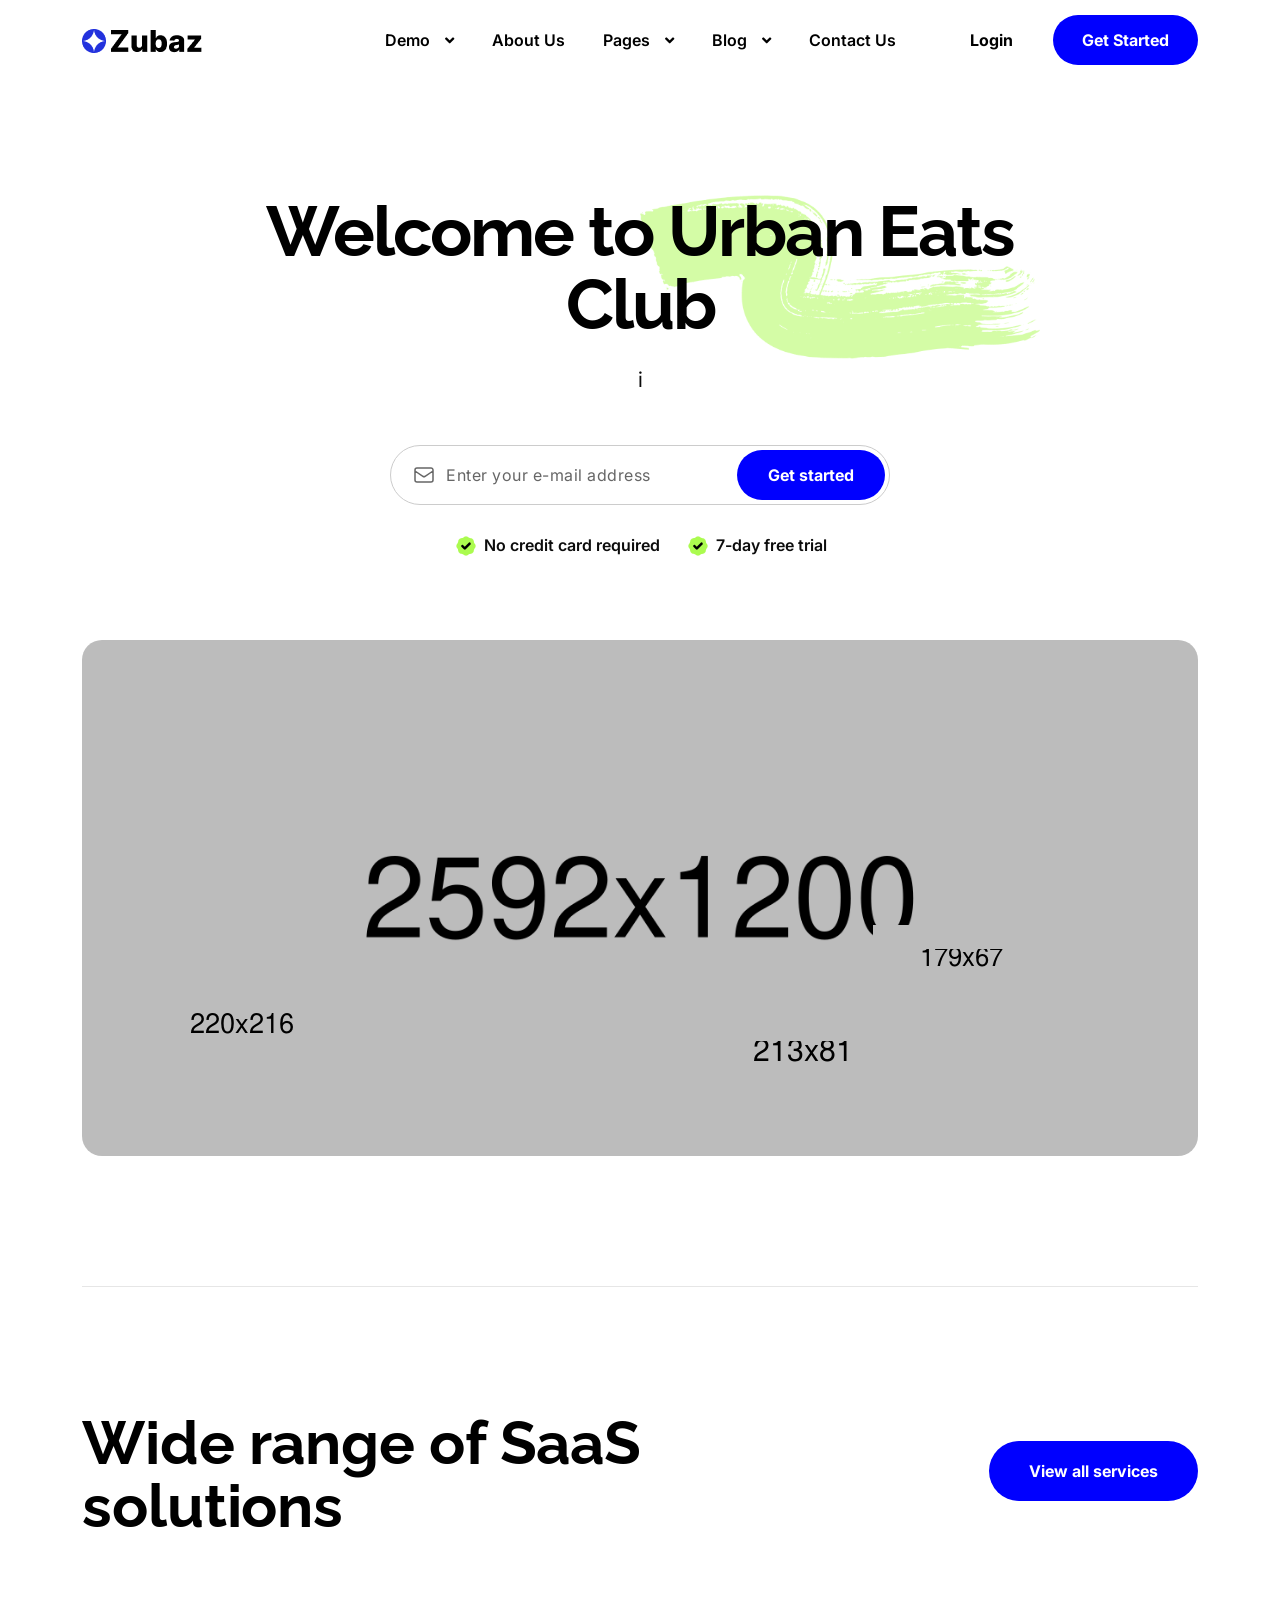
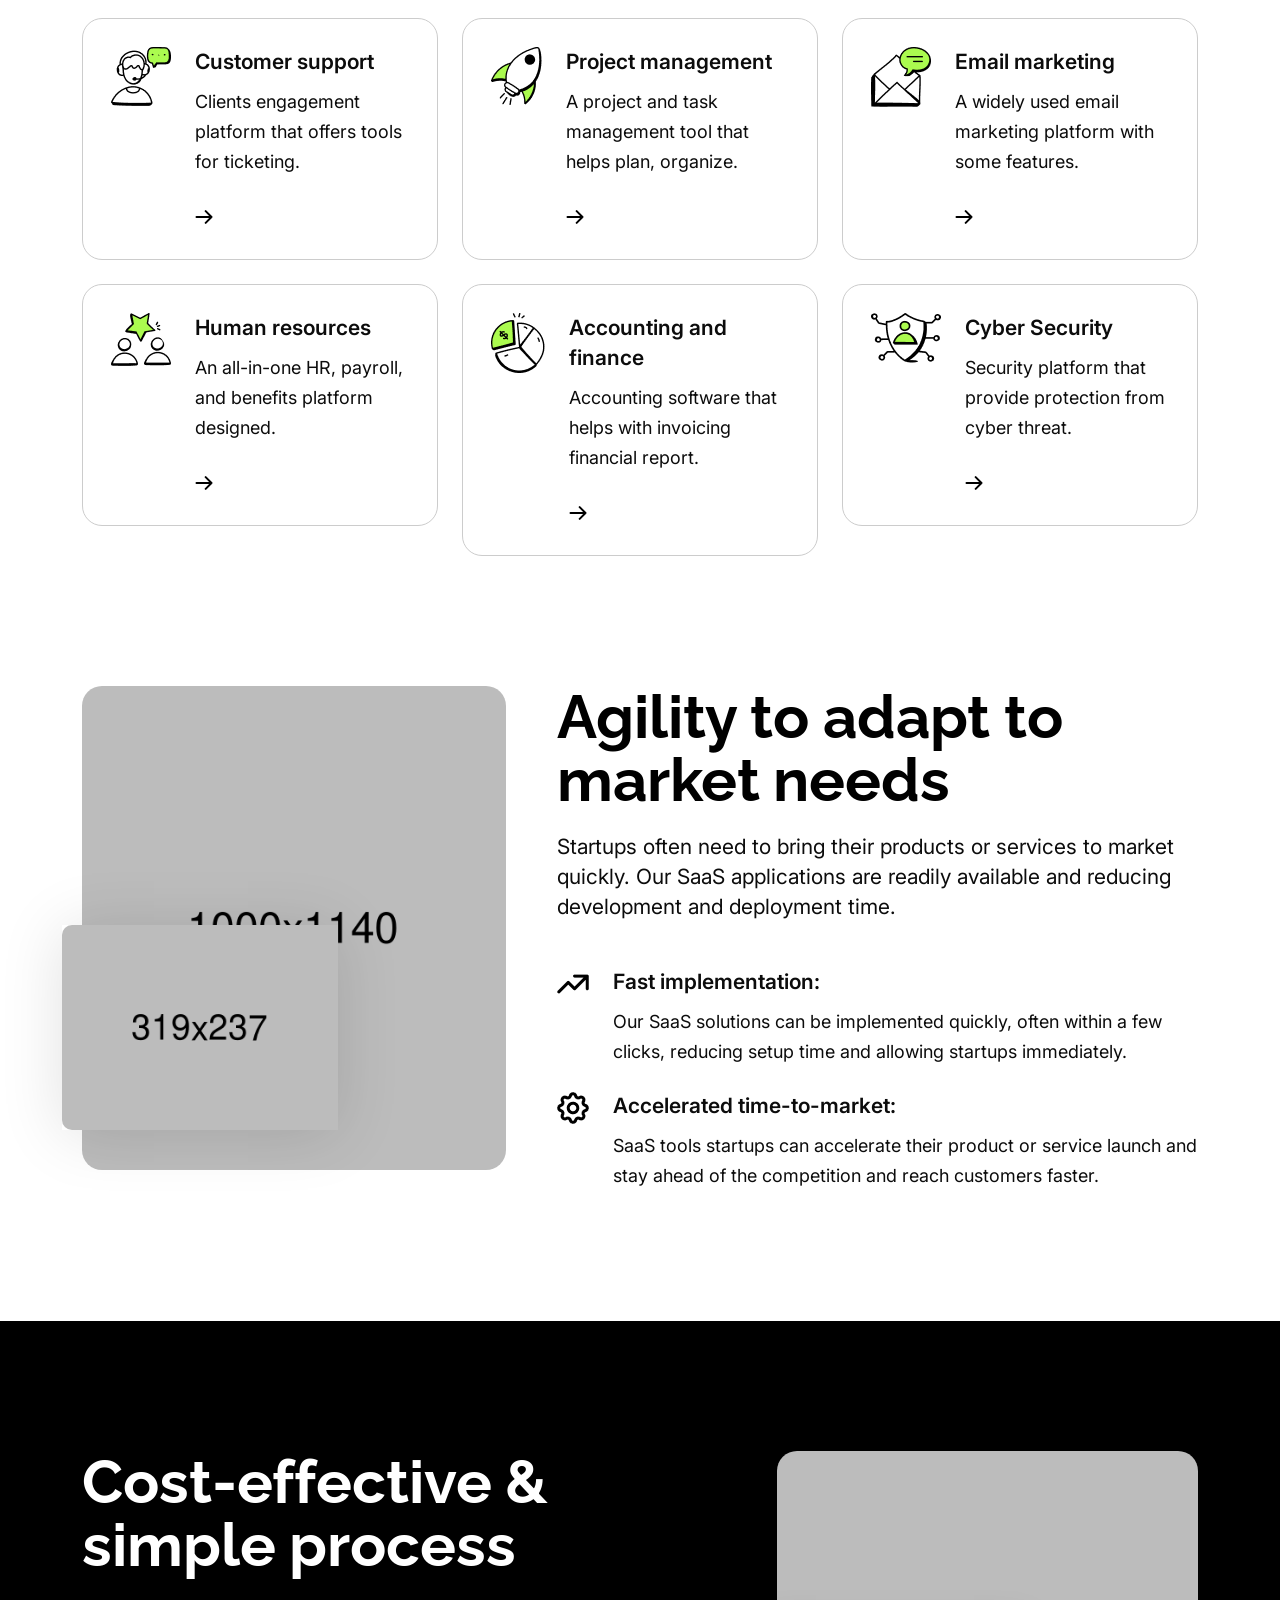
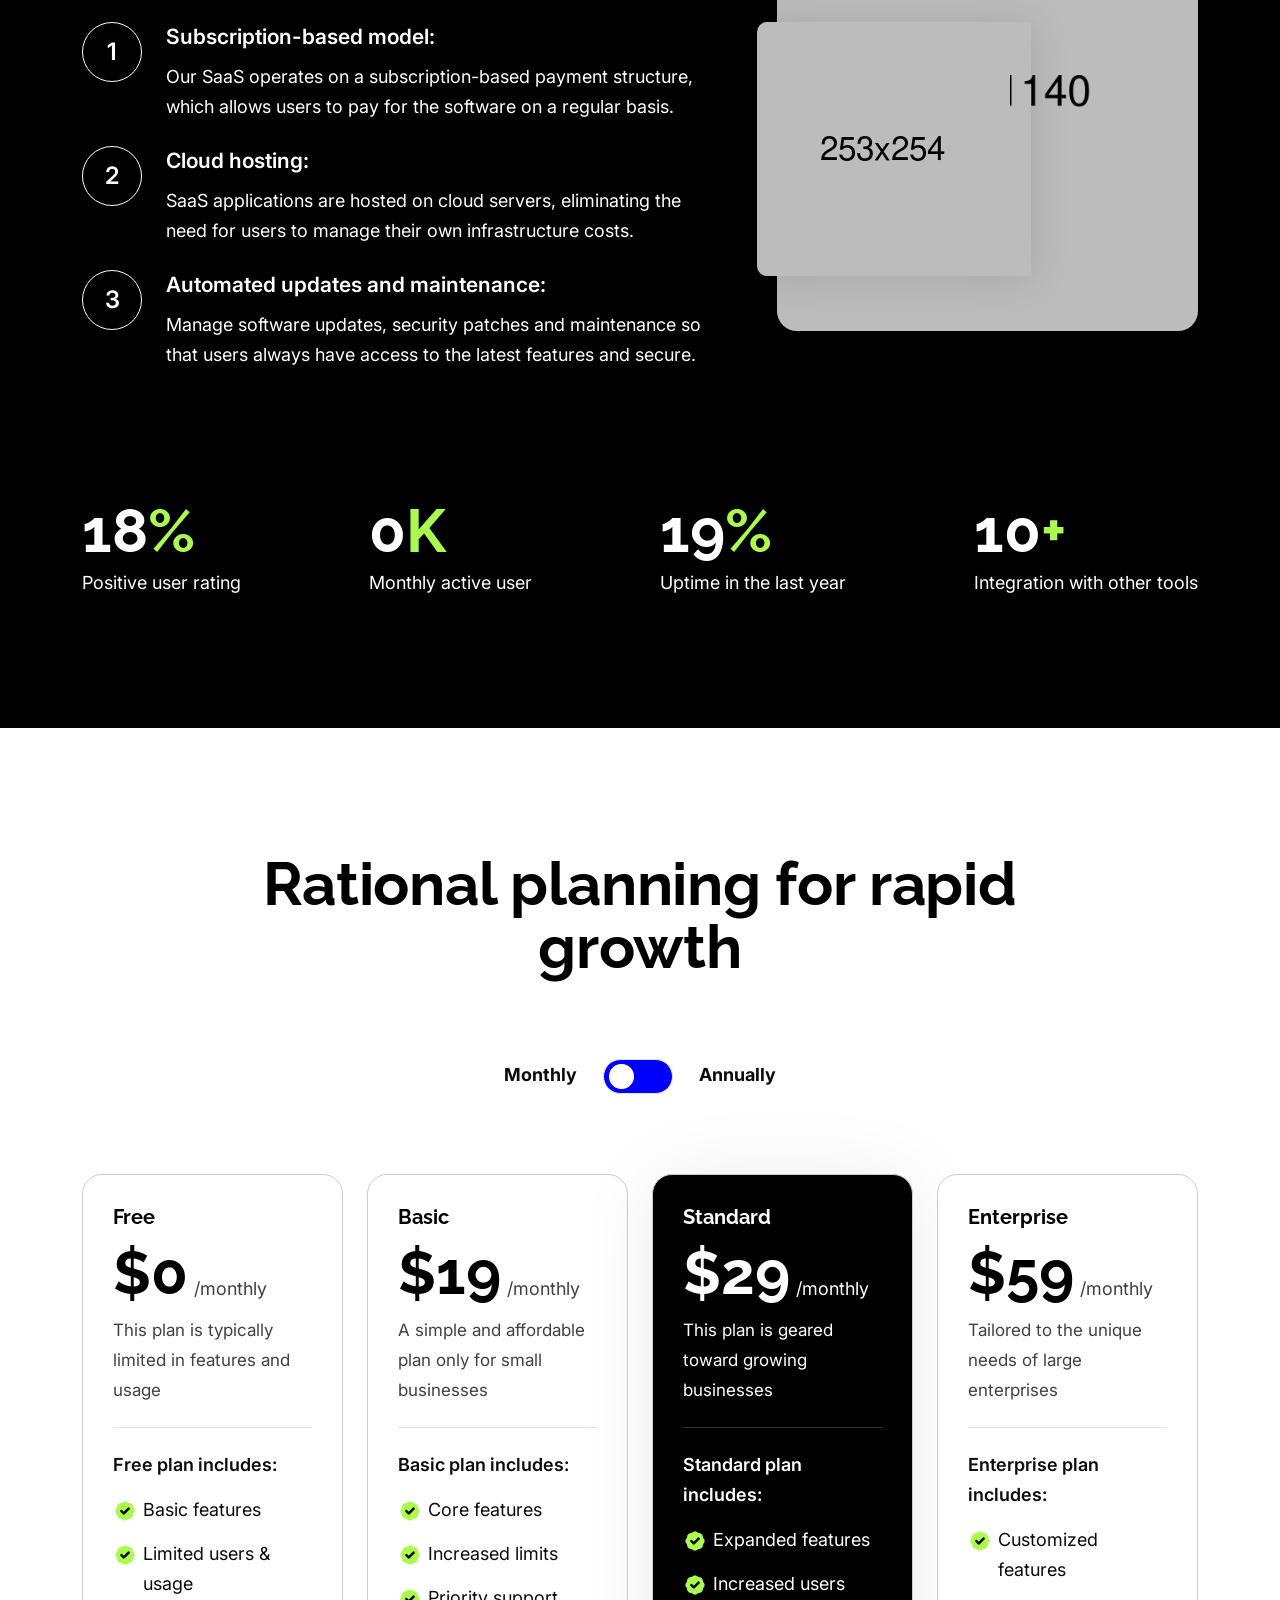
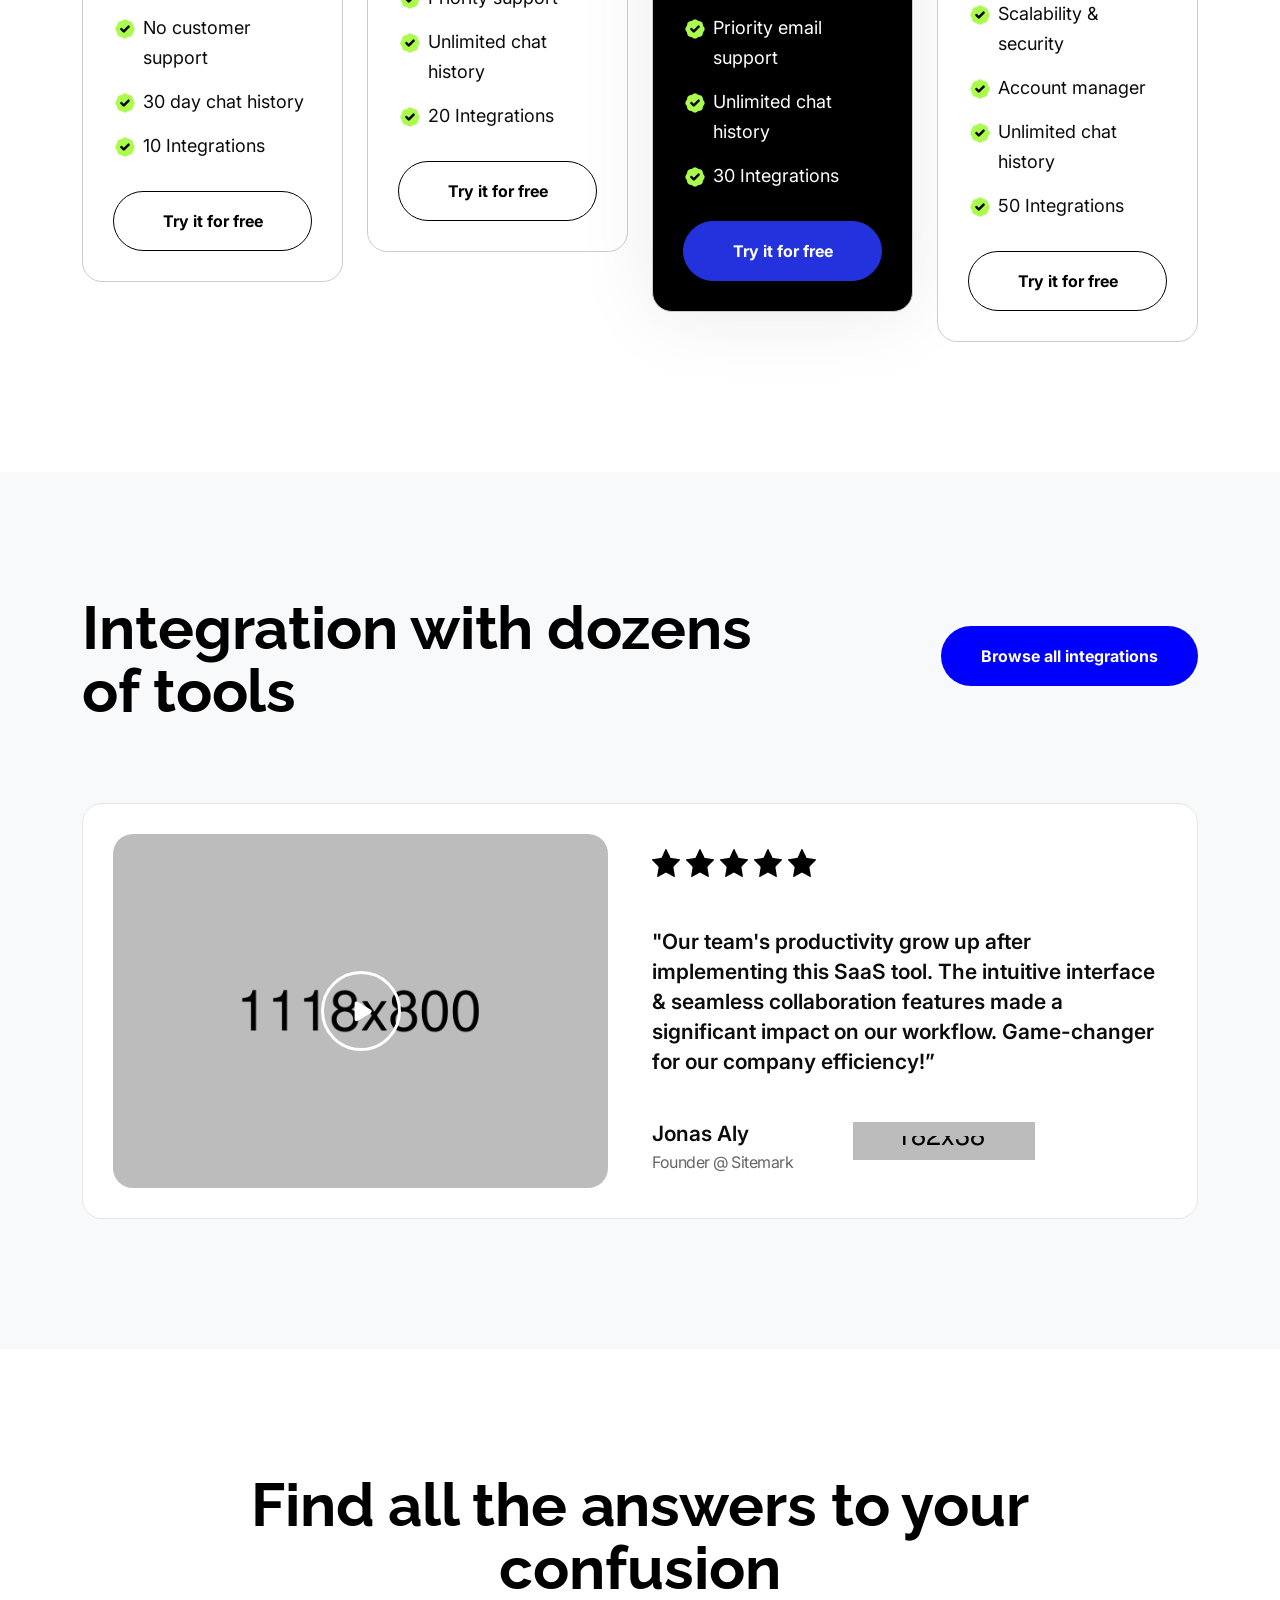
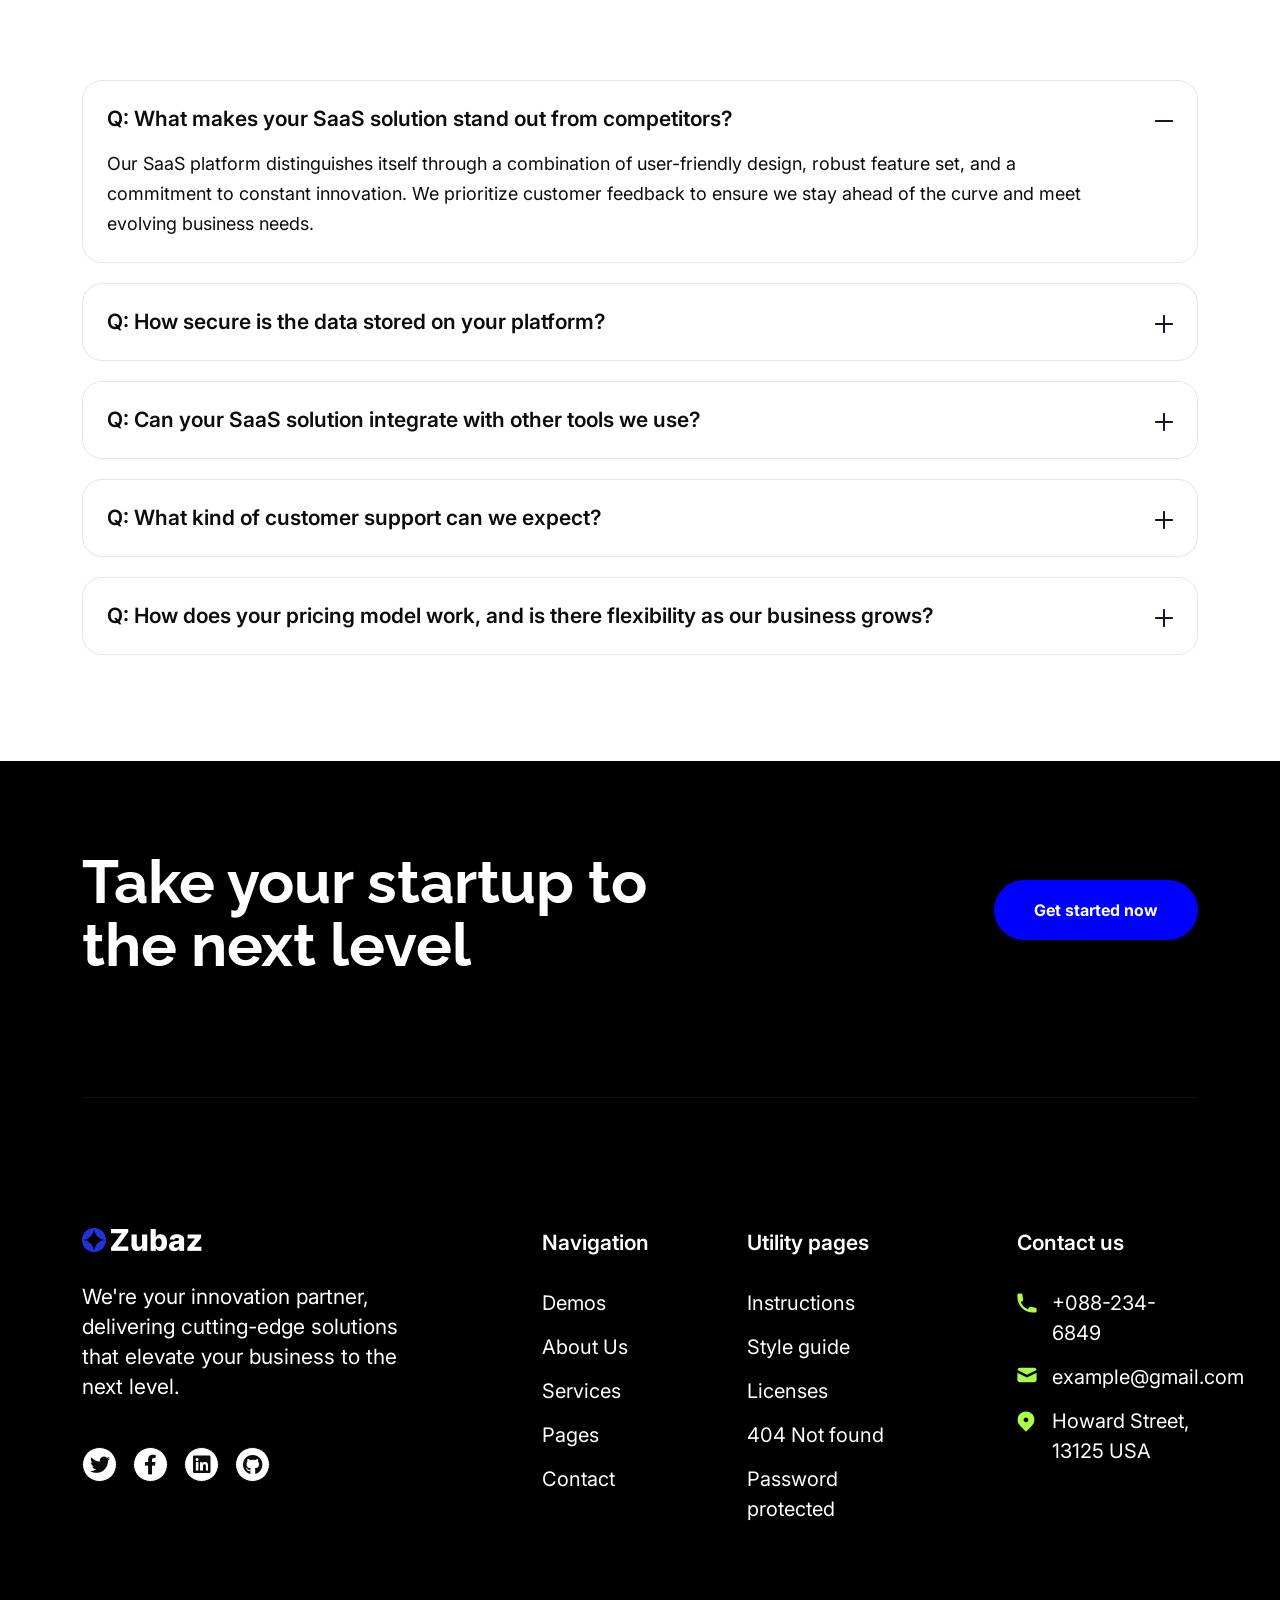
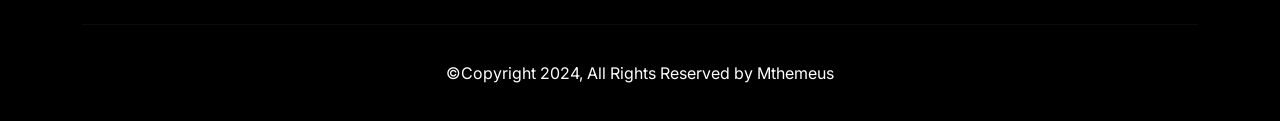
<file: index-03.html>
<!DOCTYPE html>
<html lang="en">

<head>
  <meta charset="UTF-8">
  <meta http-equiv="X-UA-Compatible" content="IE=edge">
  <meta name="viewport" content="width=device-width, initial-scale=1.0">
  <title>Zubuz || Responsive HTML 5 Template</title>

  <link rel="shortcut icon" href="assets/images/favicon.ico" type="image/x-icon">
  <link rel="icon" href="assets/images/favicon.ico" type="image/x-icon">
  <!--- End favicon-->

  <link href="https://fonts.googleapis.com/css2?family=Inter:wght@400;600&family=Raleway:wght@600;700&display=swap" rel="stylesheet">
  <!-- End google font  -->

  <link rel="stylesheet" href="assets/css/bootstrap.min.css">
  <link rel="stylesheet" href="assets/css/magnific-popup.css">
  <link rel="stylesheet" href="assets/css/slick.css">
  <link rel="stylesheet" href="assets/css/animate.css">
  <link rel="stylesheet" href="assets/css/fontawesome.css">


  <!-- Code Editor  -->

  <link rel="stylesheet" href="assets/css/main.css">
  <link rel="stylesheet" href="assets/css/app.min.css">
</head>

<body class="light">

  <div class="zubuz-preloader-wrap">
    <div class="zubuz-preloader">
      <div></div>
      <div></div>
      <div></div>
      <div></div>
    </div>
  </div>




  <header class="site-header site-header--menu-center zubuz-header-section" id="sticky-menu">
    <div class="container">
      <nav class="navbar site-navbar">
        <!-- Brand Logo-->
        <div class="brand-logo">
          <a href="index.html">
            <img src="assets/images/logo/logo-dark.png" alt="" class="light-version-logo">
          </a>
        </div>
        <div class="menu-block-wrapper">
          <div class="menu-overlay"></div>
          <nav class="menu-block" id="append-menu-header">
            <div class="mobile-menu-head">
              <div class="go-back">
                <i class="fa fa-angle-left"></i>
              </div>
              <div class="current-menu-title"></div>
              <div class="mobile-menu-close">&times;</div>
            </div>
            <ul class="site-menu-main">
              <li class="nav-item nav-item-has-children">
                <a href="#" class="nav-link-item drop-trigger">Demo <i class="fas fa-angle-down"></i></a>
                <ul class="sub-menu" id="submenu-1">
                  <li class="sub-menu--item">
                    <a href="index.html">
                      <span class="menu-item-text">Finance App</span>
                    </a>
                  </li>
                  <li class="sub-menu--item">
                    <a href="index-02.html">
                      <span class="menu-item-text">CRM Platform</span>
                    </a>
                  </li>
                  <li class="sub-menu--item">
                    <a href="index-03.html">
                      <span class="menu-item-text">SaaS Startups</span>
                    </a>
                  </li>
                </ul>
              </li>
              <li class="nav-item">
                <a href="about-us.html" class="nav-link-item">About Us</a>
              </li>
              <li class="nav-item nav-item-has-children">
                <a href="#" class="nav-link-item drop-trigger">Pages <i class="fas fa-angle-down"></i></a>
                <ul class="sub-menu" id="submenu-2">
                  <li class="sub-menu--item">
                    <a href="about-us.html">
                      <span class="menu-item-text">About Us</span>
                    </a>
                  </li>
                  <li class="sub-menu--item">
                    <a href="pricing.html">
                      <span class="menu-item-text">Pricing</span>
                    </a>
                  </li>
                  <li class="sub-menu--item nav-item-has-children">
                    <a href="#" data-menu-get="h3" class="drop-trigger">blog <i class="fas fa-angle-down"></i></a>
                    <ul class="sub-menu shape-none" id="submenu-3">
                      <li class="sub-menu--item">
                        <a href="blog.html">
                          <span class="menu-item-text">Our Blog</span>
                        </a>
                      </li>
                      <li class="sub-menu--item">
                        <a href="blog-column-one.html">
                          <span class="menu-item-text">blog column one</span>
                        </a>
                      </li>
                      <li class="sub-menu--item">
                        <a href="blog-column-two.html">
                          <span class="menu-item-text">blog column two</span>
                        </a>
                      </li>
                      <li class="sub-menu--item">
                        <a href="single-blog.html">
                          <span class="menu-item-text">blog details</span>
                        </a>
                      </li>
                    </ul>
                  </li>
                  <li class="sub-menu--item nav-item-has-children">
                    <a href="#" data-menu-get="h3" class="drop-trigger">Service<i class="fas fa-angle-down"></i>
                    </a>
                    <ul class="sub-menu shape-none" id="submenu-4">
                      <li class="sub-menu--item">
                        <a href="service.html">
                          <span class="menu-item-text">service</span>
                        </a>
                      </li>
                      <li class="sub-menu--item">
                        <a href="single-service.html">
                          <span class="menu-item-text">service details</span>
                        </a>
                      </li>
                    </ul>
                  </li>
                  <li class="sub-menu--item nav-item-has-children">
                    <a href="#" data-menu-get="h3" class="drop-trigger">Team<i class="fas fa-angle-down"></i>
                    </a>
                    <ul class="sub-menu shape-none" id="submenu-5">
                      <li class="sub-menu--item">
                        <a href="team.html">
                          <span class="menu-item-text">team</span>
                        </a>
                      </li>
                      <li class="sub-menu--item">
                        <a href="single-team.html">
                          <span class="menu-item-text">team details</span>
                        </a>
                      </li>
                    </ul>
                  </li>
                  <li class="sub-menu--item nav-item-has-children">
                    <a href="#" data-menu-get="h3" class="drop-trigger">Career<i class="fas fa-angle-down"></i>
                    </a>
                    <ul class="sub-menu shape-none" id="submenu-6">
                      <li class="sub-menu--item">
                        <a href="career.html">
                          <span class="menu-item-text">Career</span>
                        </a>
                      </li>
                      <li class="sub-menu--item">
                        <a href="single-career.html">
                          <span class="menu-item-text">Career details</span>
                        </a>
                      </li>
                    </ul>
                  </li>
                  <li class="sub-menu--item nav-item-has-children">
                    <a href="#" data-menu-get="h3" class="drop-trigger">Portfolio<i class="fas fa-angle-down"></i>
                    </a>
                    <ul class="sub-menu shape-none" id="submenu-7">
                      <li class="sub-menu--item">
                        <a href="portfolio-grid.html">
                          <span class="menu-item-text">portfolio gird</span>
                        </a>
                      </li>
                      <li class="sub-menu--item">
                        <a href="portfolio-classic.html">
                          <span class="menu-item-text">portfolio classic</span>
                        </a>
                      </li>
                      <li class="sub-menu--item">
                        <a href="single-portfolio.html">
                          <span class="menu-item-text">Single Portfolio</span>
                        </a>
                      </li>
                    </ul>
                  </li>
                  <li class="sub-menu--item nav-item-has-children">
                    <a href="#" data-menu-get="h3" class="drop-trigger">Utility<i class="fas fa-angle-down"></i>
                    </a>
                    <ul class="sub-menu shape-none" id="submenu-8">
                      <li class="sub-menu--item">
                        <a href="faq.html">
                          <span class="menu-item-text">faq</span>
                        </a>
                      </li>
                      <li class="sub-menu--item">
                        <a href="errors-404.html">
                          <span class="menu-item-text">Error 404</span>
                        </a>
                      </li>
                      <li class="sub-menu--item">
                        <a href="integrations.html">
                          <span class="menu-item-text">integrations</span>
                        </a>
                      </li>
                      <li class="sub-menu--item">
                        <a href="testimonials.html">
                          <span class="menu-item-text">testimonials</span>
                        </a>
                      </li>
                      <li class="sub-menu--item">
                        <a href="coming-soon.html">
                          <span class="menu-item-text">Coming Soon</span>
                        </a>
                      </li>
                    </ul>
                  </li>
                  <li class="sub-menu--item nav-item-has-children">
                    <a href="#" data-menu-get="h3" class="drop-trigger">Account<i class="fas fa-angle-down"></i>
                    </a>
                    <ul class="sub-menu shape-none" id="submenu-9">
                      <li class="sub-menu--item">
                        <a href="sign-up.html">
                          <span class="menu-item-text">sign up</span>
                        </a>
                      </li>
                      <li class="sub-menu--item">
                        <a href="sign-in.html">
                          <span class="menu-item-text">sign in</span>
                        </a>
                      </li>
                      <li class="sub-menu--item">
                        <a href="reset-password.html">
                          <span class="menu-item-text">reset password</span>
                        </a>
                      </li>
                    </ul>
                  </li>
                </ul>
              </li>
              <li class="nav-item nav-item-has-children">
                <a href="#" class="nav-link-item drop-trigger">Blog <i class="fas fa-angle-down"></i></a>
                <ul class="sub-menu" id="submenu-10">
                  <li class="sub-menu--item">
                    <a href="blog.html">
                      <span class="menu-item-text">Our Blog</span>
                    </a>
                  </li>
                  <li class="sub-menu--item">
                    <a href="blog-column-one.html">
                      <span class="menu-item-text">blog column one</span>
                    </a>
                  </li>
                  <li class="sub-menu--item">
                    <a href="blog-column-two.html">
                      <span class="menu-item-text">blog column two</span>
                    </a>
                  </li>
                  <li class="sub-menu--item">
                    <a href="single-blog.html">
                      <span class="menu-item-text">blog details</span>
                    </a>
                  </li>
                </ul>
              </li>
              <li class="nav-item">
                <a href="contact-us.html" class="nav-link-item">Contact Us</a>
              </li>
            </ul>
          </nav>
        </div>

        <div class="header-btn header-btn-l1 ms-auto d-none d-xs-inline-flex">
          <div class="zubuz-header-btn-wrap">
            <a class="zubuz-login-btn" href="sign-up.html">Login</a>
          </div>
          <a class="zubuz-default-btn zubuz-header-btn pill" href="contact-us.html">
            <span>Get Started</span>
          </a>
        </div>
        <!-- mobile menu trigger -->
        <div class="mobile-menu-trigger light">
          <span></span>
        </div>
        <!--/.Mobile Menu Hamburger Ends-->
      </nav>
    </div>
  </header>
  <!--End landex-header-section -->

  <div class="zubuz-hero-section">
    <div class="container">
      <div class="zubuz-hero-content center">
        <h1>
          Welcome to Urban Eats Club
          <span class="zubuz-title-shape">
          <img src="assets/images/v3/shape-v3-01.png" alt="">
        </span>
        </h1>
        <p>i</p>
        <div class="zubuz-extara-mt">
          <div class="zubuz-subscribe-three">
            <form action="#">
              <input type="email" placeholder="Enter your e-mail address">
              <button class="zubuz-default-btn zubuz-subscription-btn three" id="zubuz-subscription-btn" type="submit">
                <span>Get started</span>
              </button>
              <div class="zubuz-input-email">
                <img src="assets/images/icon/email2.svg" alt="">
              </div>
            </form>
          </div>
          <div class="zubuz-icon-list">
            <ul>
              <li><img src="assets/images/v3/check.png" alt=""> No credit card required</li>
              <li><img src="assets/images/v3/check.png" alt=""> 7-day free trial</li>
            </ul>
          </div>
        </div>

      </div>
      <div class="zubuz-border-btoom">
        <div class="zubuz-hero-thumb3">
          <img src="assets/images/v3/thumb-v3-01.png" alt="">
          <div class="zubuz-hero-thumb-card1">
            <img src="assets/images/v3/card-v3-1.png" alt="">
          </div>
          <div class="zubuz-hero-thumb-card2">
            <img src="assets/images/v3/card-v3-2.png" alt="">
          </div>
          <div class="zubuz-hero-thumb-card3">
            <img src="assets/images/v3/card-v3-3.png" alt="">
          </div>
        </div>
      </div>
    </div>
  </div>
  <!-- End section -->

  <div class="section zubuz-section-padding3">
    <div class="container">
      <div class="zubuz-section-title zubuz-two-column-title">
        <div class="row">
          <div class="col-lg-7">
            <h2>Wide range of SaaS solutions</h2>
          </div>
          <div class="col-lg-5 d-flex align-items-center">
            <div class="zubuz-title-btn">
              <a class="zubuz-default-btn pill" href="service.html">
                <span>View all services</span>
              </a>
            </div>
          </div>
        </div>
      </div>
      <div class="row">
        <div class="col-xl-4 col-md-6">
          <div class="zubuz-iconbox-wrap-left iconbox-left-border">
            <div class="zubuz-iconbox-icon none-bg">
              <img src="assets/images/v3/icon1.png" alt="">
            </div>
            <div class="zubuz-iconbox-data data-small">
              <span>Customer support</span>
              <p>Clients engagement platform that offers tools for ticketing.</p>
              <a class="zubuz-iconbox-btn" href="single-service.html"> <span>Read more</span> <img src="assets/images/icon/arrow-right2.svg" alt=""></a>
            </div>
          </div>
        </div>
        <div class="col-xl-4 col-md-6">
          <div class="zubuz-iconbox-wrap-left iconbox-left-border">
            <div class="zubuz-iconbox-icon none-bg">
              <img src="assets/images/v3/icon2.png" alt="">
            </div>
            <div class="zubuz-iconbox-data data-small">
              <span>Project management</span>
              <p>A project and task management tool that helps plan, organize.</p>
              <a class="zubuz-iconbox-btn" href="single-service.html"> <span>Read more</span> <img src="assets/images/icon/arrow-right2.svg" alt=""></a>
            </div>
          </div>
        </div>
        <div class="col-xl-4 col-md-6">
          <div class="zubuz-iconbox-wrap-left iconbox-left-border">
            <div class="zubuz-iconbox-icon none-bg">
              <img src="assets/images/v3/icon3.png" alt="">
            </div>
            <div class="zubuz-iconbox-data data-small">
              <span>Email marketing</span>
              <p>A widely used email marketing platform with some features.</p>
              <a class="zubuz-iconbox-btn" href="single-service.html"> <span>Read more</span> <img src="assets/images/icon/arrow-right2.svg" alt=""></a>
            </div>
          </div>
        </div>
        <div class="col-xl-4 col-md-6">
          <div class="zubuz-iconbox-wrap-left iconbox-left-border">
            <div class="zubuz-iconbox-icon none-bg">
              <img src="assets/images/v3/icon4.png" alt="">
            </div>
            <div class="zubuz-iconbox-data data-small">
              <span>Human resources</span>
              <p>An all-in-one HR, payroll, and benefits platform designed.</p>
              <a class="zubuz-iconbox-btn" href="single-service.html"> <span>Read more</span> <img src="assets/images/icon/arrow-right2.svg" alt=""></a>
            </div>
          </div>
        </div>
        <div class="col-xl-4 col-md-6">
          <div class="zubuz-iconbox-wrap-left iconbox-left-border">
            <div class="zubuz-iconbox-icon none-bg">
              <img src="assets/images/v3/icon5.png" alt="">
            </div>
            <div class="zubuz-iconbox-data data-small">
              <span>Accounting and finance</span>
              <p>Accounting software that helps with invoicing financial report.</p>
              <a class="zubuz-iconbox-btn" href="single-service.html"> <span>Read more</span> <img src="assets/images/icon/arrow-right2.svg" alt=""></a>
            </div>
          </div>
        </div>
        <div class="col-xl-4 col-md-6">
          <div class="zubuz-iconbox-wrap-left iconbox-left-border">
            <div class="zubuz-iconbox-icon none-bg">
              <img src="assets/images/v3/icon6.png" alt="">
            </div>
            <div class="zubuz-iconbox-data data-small">
              <span>Cyber Security</span>
              <p>Security platform that provide protection from cyber threat.</p>
              <a class="zubuz-iconbox-btn" href="single-service.html"> <span>Read more</span> <img src="assets/images/icon/arrow-right2.svg" alt=""></a>
            </div>
          </div>
        </div>
      </div>
    </div>
  </div>
  <!-- End Section -->

  <div class="section zubuz-section-padding5">
    <div class="container">
      <div class="row">
        <div class="col-lg-5">
          <div class="zubuz-v3-thumb">
            <img src="assets/images/v3/thumb-v3-2.png" alt="">
            <div class="zubuz-v3-card">
              <img src="assets/images/v3/card-v3-4.png" alt="">
            </div>
          </div>
        </div>
        <div class="col-lg-7">
          <div class="zubuz-default-content m-left">
            <h2>Agility to adapt to market needs</h2>
            <p>Startups often need to bring their products or services to market quickly. Our SaaS applications are readily available and reducing development and deployment time.</p>
            <div class="zubuz-extara-mt">
              <div class="zubuz-iconbox-wrap-left mw-100">
                <div class="zubuz-iconbox-icon none-bg">
                  <img src="assets/images/v3/icon11.png" alt="">
                </div>
                <div class="zubuz-iconbox-data data-small">
                  <span>Fast implementation:</span>
                  <p>Our SaaS solutions can be implemented quickly, often within a few clicks, reducing setup time and allowing startups immediately.</p>
                </div>
              </div>
              <div class="zubuz-iconbox-wrap-left mw-100">
                <div class="zubuz-iconbox-icon none-bg">
                  <img src="assets/images/v3/icon10.png" alt="">
                </div>
                <div class="zubuz-iconbox-data data-small">
                  <span>Accelerated time-to-market:</span>
                  <p>SaaS tools startups can accelerate their product or service launch and stay ahead of the competition and reach customers faster.</p>
                </div>
              </div>
            </div>
          </div>
        </div>
      </div>
    </div>
  </div>
  <!-- End section -->

  <div class="section zubuz-section-padding2 dark-bg">
    <div class="container">
      <div class="row">
        <div class="col-lg-5 order-lg-2">
          <div class="zubuz-v3-thumb2">
            <img src="assets/images/v3/thumb-v3-3.png" alt="">
            <div class="zubuz-v3-card2">
              <img src="assets/images/v3/card-v3-5.png" alt="">
            </div>
          </div>
        </div>
        <div class="col-lg-7">
          <div class="zubuz-default-content m-right light">
            <h2>Cost-effective & simple process</h2>
            <div class="zubuz-extara-mt">
              <div class="zubuz-iconbox-wrap-left mw-100">
                <div class="zubuz-iconbox-number">
                  1
                </div>
                <div class="zubuz-iconbox-data data-small light">
                  <span>Subscription-based model:</span>
                  <p>Our SaaS operates on a subscription-based payment structure, which allows users to pay for the software on a regular basis.</p>
                </div>
              </div>
              <div class="zubuz-iconbox-wrap-left mw-100">
                <div class="zubuz-iconbox-number">
                  2
                </div>
                <div class="zubuz-iconbox-data data-small light">
                  <span>Cloud hosting:</span>
                  <p>SaaS applications are hosted on cloud servers, eliminating the need for users to manage their own infrastructure costs.</p>
                </div>
              </div>
              <div class="zubuz-iconbox-wrap-left mw-100">
                <div class="zubuz-iconbox-number">
                  3
                </div>
                <div class="zubuz-iconbox-data data-small light">
                  <span>Automated updates and maintenance:</span>
                  <p>Manage software updates, security patches and maintenance so that users always have access to the latest features and secure.</p>
                </div>
              </div>
            </div>
          </div>
        </div>
      </div>

    </div>
  </div>
  <!-- End section -->

  <div class="section dark-bg zubuz-section-padding5">
    <div id="zubuz-counter"></div>
    <div class="container">
      <div class="zubuz-counter-wrap2">
        <div class="zubuz-counter-data light">
          <h2 class="zubuz-counter-number"><span data-percentage="99.5" class="zubuz-counter"></span><em>%</em></h2>
          <p>Positive user rating</p>
        </div>
        <div class="zubuz-counter-data light">
          <h2 class="zubuz-counter-number"><span data-percentage="2" class="zubuz-counter"></span><em>K</em></h2>
          <p>Monthly active user</p>
        </div>
        <div class="zubuz-counter-data light">
          <h2 class="zubuz-counter-number"><span data-percentage="100" class="zubuz-counter"></span><em>%</em></h2>
          <p>Uptime in the last year</p>
        </div>
        <div class="zubuz-counter-data light">
          <h2 class="zubuz-counter-number"><span data-percentage="55" class="zubuz-counter"></span><em>+</em></h2>
          <p>Integration with other tools</p>
        </div>
      </div>
    </div>
  </div>
  <!-- End section -->

  <div class="section zubuz-section-padding3">
    <div class="container">
      <div class="zubuz-section-title center">
        <h2>Rational planning for rapid growth</h2>
      </div>
      <div class="pricing-btn">
        <div class="toggle-btn">
          <label>Monthly </label>
          <input class="form-check-input btn-toggle price-deck-trigger" type="checkbox" id="flexSwitchCheckDefault" data-pricing-trigger data-target="#table-price-value" checked>
          <label>Annually</label>
        </div>
      </div>
      <div class="row zubuz-pricing-four-column" id="table-price-value" data-pricing-dynamic data-value-active="monthly">
        <div class="col-xl-3 col-md-6">
          <div class="zubuz-pricing-wrap">
            <div class="zubuz-pricing-header">
              <h5>Free</h5>
            </div>
            <div class="zubuz-pricing-price">
              <h2>$</h2>
              <div class="zubuz-price dynamic-value" data-active="0" data-monthly="0" data-yearly="19"></div>
              <p class="dynamic-value" data-active="/Monthly" data-monthly="/monthly" data-yearly="/Yearly"></p>
            </div>
            <div class="zubuz-pricing-description">
              <p>This plan is typically limited in features and usage</p>
            </div>
            <div class="zubuz-pricing-body">
              <p>Free plan includes:</p>
              <ul>
                <li><img src="assets/images/v3/check.png" alt="">Basic features</li>
                <li><img src="assets/images/v3/check.png" alt="">Limited users & usage</li>
                <li><img src="assets/images/v3/check.png" alt="">No customer support</li>
                <li><img src="assets/images/v3/check.png" alt="">30 day chat history</li>
                <li><img src="assets/images/v3/check.png" alt="">10 Integrations</li>
              </ul>
            </div>
            <a class="zubuz-pricing-btn" href="pricing.html">Try it for free</a>
          </div>
        </div>
        <div class="col-xl-3 col-md-6">
          <div class="zubuz-pricing-wrap">
            <div class="zubuz-pricing-header">
              <h5>Basic</h5>
            </div>
            <div class="zubuz-pricing-price">
              <h2>$</h2>
              <div class="zubuz-price dynamic-value" data-active="19" data-monthly="19" data-yearly="39"></div>
              <p class="dynamic-value" data-active="/Monthly" data-monthly="/monthly" data-yearly="/Yearly"></p>
            </div>
            <div class="zubuz-pricing-description">
              <p>A simple and affordable plan only for small businesses</p>
            </div>
            <div class="zubuz-pricing-body">
              <p>Basic plan includes:</p>
              <ul>
                <li><img src="assets/images/v3/check.png" alt="">Core features</li>
                <li><img src="assets/images/v3/check.png" alt="">Increased limits</li>
                <li><img src="assets/images/v3/check.png" alt="">Priority support</li>
                <li><img src="assets/images/v3/check.png" alt="">Unlimited chat history</li>
                <li><img src="assets/images/v3/check.png" alt="">20 Integrations</li>
              </ul>
            </div>
            <a class="zubuz-pricing-btn" href="pricing.html">Try it for free</a>
          </div>
        </div>
        <div class="col-xl-3 col-md-6">
          <div class="zubuz-pricing-wrap active">
            <div class="zubuz-pricing-header">
              <h5>Standard</h5>
            </div>
            <div class="zubuz-pricing-price">
              <h2>$</h2>
              <div class="zubuz-price dynamic-value" data-active="29" data-monthly="29" data-yearly="59"></div>
              <p class="dynamic-value" data-active="/Monthly" data-monthly="/monthly" data-yearly="/Yearly"></p>
            </div>
            <div class="zubuz-pricing-description">
              <p>This plan is geared toward growing businesses</p>
            </div>
            <div class="zubuz-pricing-body">
              <p>Standard plan includes:</p>
              <ul>
                <li><img src="assets/images/v3/check.png" alt="">Expanded features</li>
                <li><img src="assets/images/v3/check.png" alt="">Increased users</li>
                <li><img src="assets/images/v3/check.png" alt="">Priority email support</li>
                <li><img src="assets/images/v3/check.png" alt="">Unlimited chat history</li>
                <li><img src="assets/images/v3/check.png" alt="">30 Integrations</li>
              </ul>
            </div>
            <a class="zubuz-pricing-btn active" href="">Try it for free</a>
          </div>
        </div>
        <div class="col-xl-3 col-md-6">
          <div class="zubuz-pricing-wrap">
            <div class="zubuz-pricing-header">
              <h5>Enterprise</h5>
            </div>
            <div class="zubuz-pricing-price">
              <h2>$</h2>
              <div class="zubuz-price dynamic-value" data-active="59" data-monthly="59" data-yearly="99"></div>
              <p class="dynamic-value" data-active="/Monthly" data-monthly="/monthly" data-yearly="/Yearly"></p>
            </div>
            <div class="zubuz-pricing-description">
              <p>Tailored to the unique needs of large enterprises</p>
            </div>
            <div class="zubuz-pricing-body">
              <p>Enterprise plan includes:</p>
              <ul>
                <li><img src="assets/images/v3/check.png" alt="">Customized features</li>
                <li><img src="assets/images/v3/check.png" alt="">Scalability & security </li>
                <li><img src="assets/images/v3/check.png" alt="">Account manager</li>
                <li><img src="assets/images/v3/check.png" alt="">Unlimited chat history</li>
                <li><img src="assets/images/v3/check.png" alt="">50 Integrations</li>
              </ul>
            </div>
            <a class="zubuz-pricing-btn" href="pricing.html">Try it for free</a>
          </div>
        </div>

      </div>
    </div>
  </div>
  <!-- End Section -->

  <div class="section zubuz-section-padding bg-light">
    <div class="container">
      <div class="zubuz-section-title zubuz-two-column-title">
        <div class="row">
          <div class="col-lg-8">
            <h2>Integration with dozens of tools</h2>
          </div>
          <div class="col-lg-4 d-flex align-items-center">
            <div class="zubuz-title-btn">
              <a class="zubuz-default-btn pill" href="integrations.html">
                <span>Browse all integrations</span>
              </a>
            </div>
          </div>
        </div>
      </div>
      <div class="zubuz-video-column">
        <div class="row">
          <div class="col-lg-6">
            <div class="zubuz-video-wrap">
              <img src="assets/images/v3/video-bg.png" alt="">
              <a class="video-init zubuz-review-video" href="https://www.youtube.com/watch?v=SixdAQtWJQ8">
                <img src="assets/images/v3/play-btn.svg" alt="">
                <div class="waves wave-1"></div>
                <div class="waves wave-2"></div>
                <div class="waves wave-3"></div>
              </a>
            </div>
          </div>
          <div class="col-lg-6 d-flex align-items-center">
            <div class="zubuz-testimonial-content">
              <ul>
                <li><img src="assets/images/v3/star.png" alt=""></li>
                <li><img src="assets/images/v3/star.png" alt=""></li>
                <li><img src="assets/images/v3/star.png" alt=""></li>
                <li><img src="assets/images/v3/star.png" alt=""></li>
                <li><img src="assets/images/v3/star.png" alt=""></li>
              </ul>
              <p>"Our team's productivity grow up after implementing this SaaS tool. The intuitive interface & seamless collaboration features made a significant impact on our workflow. Game-changer for our company efficiency!”</p>
              <div class="zubuz-testimonial-authors-wraps">
                <div class="zubuz-testimonial-authors">
                  <p>Jonas Aly</p>
                  <span>Founder @ Sitemark</span>
                </div>
                <div class="zubuz-testimonial-author-logo">
                  <img src="assets/images/v2/b_v2_5.png" alt="">
                </div>
              </div>
            </div>
          </div>
        </div>
      </div>

    </div>
  </div>
  <!-- End Section -->

  <div class="section zubuz-section-padding3">
    <div class="container">
      <div class="zubuz-section-title center">
        <h2>Find all the answers to your confusion</h2>
      </div>
      <div class="zubuz-accordion-wrap zubuz-accordion-wrap2" id="zubuz-accordion">
        <div class="zubuz-accordion-item open">
          <div class="zubuz-accordion-header">
            <p>Q: What makes your SaaS solution stand out from competitors?</p>
            <div class="zubuz-active-icon">
              <img src="assets/images/v3/plus.png" alt="">
            </div>
            <div class="zubuz-inactive-icon">
              <img src="assets/images/v3/minus.png" alt="">
            </div>
          </div>
          <div class="zubuz-accordion-body">
            <p> Our SaaS platform distinguishes itself through a combination of user-friendly design, robust feature set, and a commitment to constant innovation. We prioritize customer feedback to ensure we stay ahead of the curve and meet evolving business needs.</p>
          </div>
        </div>
        <div class="zubuz-accordion-item">
          <div class="zubuz-accordion-header">
            <p>Q: How secure is the data stored on your platform?</p>
            <div class="zubuz-active-icon">
              <img src="assets/images/v3/plus.png" alt="">
            </div>
            <div class="zubuz-inactive-icon">
              <img src="assets/images/v3/minus.png" alt="">
            </div>
          </div>
          <div class="zubuz-accordion-body">
            <p>Security is our top priority. We employ state-of-the-art encryption, regular security audits, and compliance with industry standards to safeguard your data. Our commitment is to provide a secure environment for your valuable information.</p>
          </div>
        </div>

        <div class="zubuz-accordion-item">
          <div class="zubuz-accordion-header">
            <p>Q: Can your SaaS solution integrate with other tools we use?</p>
            <div class="zubuz-active-icon">
              <img src="assets/images/v3/plus.png" alt="">
            </div>
            <div class="zubuz-inactive-icon">
              <img src="assets/images/v3/minus.png" alt="">
            </div>
          </div>
          <div class="zubuz-accordion-body">
            <p>Absolutely. We understand the importance of seamless integration. Our SaaS solution is designed to work harmoniously with a variety of popular tools and platforms, ensuring a smooth workflow and reducing any disruptions to your current processes.</p>
          </div>
        </div>

        <div class="zubuz-accordion-item">
          <div class="zubuz-accordion-header">
            <p>Q: What kind of customer support can we expect?</p>
            <div class="zubuz-active-icon">
              <img src="assets/images/v3/plus.png" alt="">
            </div>
            <div class="zubuz-inactive-icon">
              <img src="assets/images/v3/minus.png" alt="">
            </div>
          </div>
          <div class="zubuz-accordion-body">
            <p>Our customer support team is dedicated to your success. You can expect prompt responses, helpful resources, and, if needed, personalized assistance. We believe in building long-lasting relationships with our users, and exceptional support.</p>
          </div>
        </div>

        <div class="zubuz-accordion-item">
          <div class="zubuz-accordion-header">
            <p>Q: How does your pricing model work, and is there flexibility as our business grows?</p>
            <div class="zubuz-active-icon plus">
              <img src="assets/images/v3/plus.png" alt="">
            </div>
            <div class="zubuz-inactive-icon">
              <img src="assets/images/v3/minus.png" alt="">
            </div>
          </div>
          <div class="zubuz-accordion-body">
            <p>We offer a range of flexible pricing plans to accommodate businesses of all sizes. Whether you're a startup or an enterprise, our pricing scales with your needs. You can choose from monthly or annual billing.</p>
          </div>
        </div>

      </div>
    </div>
  </div>
  <!-- End Section -->

  <!-- Footer  -->

  <footer class="zubuz-footer-section dark-bg">
    <div class="container">
      <div class="zubuz-footer-extra-top">
        <div class="row">
          <div class="col-lg-7">
            <div class="zubuz-footer-extra-title">
              <h2>Take your startup to the next level</h2>
            </div>
          </div>
          <div class="col-lg-5 d-flex align-items-center">
            <div class="zubuz-footer-btn">
              <a class="zubuz-default-btn pill" href="contact-us.html"><span>Get started now</span></a>
            </div>
          </div>
        </div>
      </div>

      <div class="zubuz-footer-top">
        <div class="row">
          <div class="col-xl-4 col-lg-12">
            <div class="zubuz-footer-textarea light">
              <a href="">
                <img src="assets/images/logo/logo-white.png" alt="">
              </a>
              <p>We're your innovation partner, delivering cutting-edge solutions that elevate your business to the next level.</p>
              <div class="zubuz-social-icon social-box social-box-white">
                <ul>
                  <li>
                    <a href="https://twitter.com/" target="_blank">
                      <i class="fab fa-twitter"></i>
                    </a>
                  </li>
                  <li>
                    <a href="https://facebook.com/" target="_blank">
                      <i class="fab fa-facebook-f"></i>
                    </a>
                  </li>
                  <li>
                    <a href="https://www.linkedin.com/" target="_blank">
                      <i class="fab fa-linkedin"></i>
                    </a>
                  </li>
                  <li>
                    <a href="https://github.com/" target="_blank">
                      <i class="fab fa-github"></i>
                    </a>
                  </li>
                </ul>
              </div>
            </div>
          </div>
          <div class="col-xl-3 col-md-4">
            <div class="zubuz-footer-menu light extar-margin">
              <div class="zubuz-footer-title light">
                <p>Navigation</p>
              </div>
              <ul>
                <li><a href="">Demos</a></li>
                <li><a href="">About Us</a></li>
                <li><a href="">Services</a></li>
                <li><a href="">Pages</a></li>
                <li><a href="">Contact</a></li>
              </ul>
            </div>
          </div>
          <div class="col-xl-2 col-md-4">
            <div class="zubuz-footer-menu light">
              <div class="zubuz-footer-title light">
                <p>Utility pages</p>
              </div>
              <ul>
                <li><a href="">Instructions</a></li>
                <li><a href="">Style guide</a></li>
                <li><a href="">Licenses</a></li>
                <li><a href="">404 Not found</a></li>
                <li><a href="">Password protected</a></li>
              </ul>
            </div>
          </div>
          <div class="col-xl-3 col-md-4">
            <div class="zubuz-footer-menu light info extar-margin">
              <div class="zubuz-footer-title light">
                <p>Contact us</p>
              </div>
              <ul>
                <li><a href=""><img src="assets/images/icon/call.svg" alt="">+088-234-6849</a></li>
                <li><a href=""><img src="assets/images/icon/email.svg" alt="">example@gmail.com</a></li>
                <li><a href=""><img src="assets/images/icon/map.svg" alt="">Howard Street, 13125 USA</a></li>
              </ul>
            </div>
          </div>
        </div>
      </div>
      <div class="zubuz-footer-bottom center light">
        <div class="zubuz-copywright light">
          <p> &copy;Copyright 2024, All Rights Reserved by Mthemeus</p>
        </div>
      </div>
    </div>
  </footer>





  <!-- scripts -->
  <script src="assets/js/jquery-3.6.0.min.js"></script>
  <script src="assets/js/bootstrap.bundle.min.js"></script>
  <script src="assets/js/menu/menu.js"></script>
  <script src="assets/js/isotope.pkgd.min.js"></script>
  <script src="assets/js/jquery.magnific-popup.min.js"></script>
  <script src="assets/js/slick.js"></script>
  <script src="assets/js/countdown.js"></script>
  <script src="assets/js/wow.min.js"></script>
  <script src="assets/js/faq.js"></script>

  <script src="assets/js/app.js"></script>


</body>
</html>
</file>
<file: assets/css/main.css>
/*Header Css StaRT*/
.site-navbar {
  display: flex;
  position: relative;
  flex-wrap: wrap;
  align-items: center;
  justify-content: space-between;
  padding-top: 0px;
}
.brand-logo,
.default-logo,
.responsive-logo {
  max-width: 200px;
  transition: all 0.4s;
  position: relative;
  margin-right: 35px;
}
@media (min-width: 576px) {
  .site-navbar {
    padding-top: 0px;
  }
}

@media (min-width: 992px) {
  .site-navbar {
    flex-flow: row nowrap;
    justify-content: flex-start;
  }
}

.site-navbar .menu-block-wrapper {
  flex-grow: 1;
  align-items: center;
}

@media (min-width: 992px) {
  .site-navbar .menu-block-wrapper {
    display: flex !important;
    flex-basis: auto;
  }
}

.site-header--absolute {
  position: absolute;
  top: 0;
  left: 0;
  width: 100%;
  z-index: 999;
}

.site-header--sticky:not(.mobile-sticky-enable) {
  position: absolute !important;
  top: 0;
  right: 0;
  width: 100%;
  z-index: 999;
}

@media (min-width: 992px) {
  .site-header--sticky:not(.mobile-sticky-enable) {
    /*position: fixed !important;*/
    transition: 0.4s;
  }
  .site-header--sticky:not(.mobile-sticky-enable).scrolling {
    transform: translateY(-100%);
    transition: 0.4s;
  }
  .site-header--sticky:not(.mobile-sticky-enable).reveal-header {
    transform: translateY(0%);
    box-shadow: 0 12px 34px -11px rgba(65, 62, 101, 0.1);
    z-index: 1000;
  }
}

.site-header--sticky.mobile-sticky-enable {
  top: 0;
  right: 0;
  width: 100%;
  z-index: 999;
  position: fixed !important;
  transition: 0.4s;
}

.site-header--sticky.mobile-sticky-enable.scrolling {
  transform: translateY(-100%);
  transition: 0.4s;
}

.site-header--sticky.mobile-sticky-enable.reveal-header {
  transform: translateY(0%);
  box-shadow: 0 12px 34px -11px rgba(65, 62, 101, 0.1);
  z-index: 9999;
}

.site-header--menu-center .container {
  position: relative;
}

.site-header--menu-center .menu-block-wrapper {
  position: static;
}

@media (min-width: 992px) {
  .site-header--menu-center .menu-block {
    margin-left: auto;
    margin-right: auto;
  }
}

@media (min-width: 992px) {
  .site-header--menu-left .container-fluid .sub-menu.megamenu {
    left: 0%;
    transform: translateX(0%) translateY(10px);
  }
}

@media (min-width: 992px) {
  .site-header--menu-left
    .container-fluid
    .nav-item.has-megamenu:hover
    > .sub-menu {
    transform: translateX(0%) translateY(-10px);
    left: 0%;
    margin-left: 20px;
  }
}

.site-header--menu-left .menu-block .site-menu-main {
  justify-content: flex-start;
  padding-left: 15px;
}

@media (min-width: 1200px) {
  .site-header--menu-left .menu-block {
    width: 100%;
  }
}

.site-header--menu-right .menu-block-wrapper {
  position: static;
}

.site-header--menu-right .menu-block {
  margin-left: auto;
}

@media (min-width: 992px) {
  .site-header > .container-fluid .sub-menu.megamenu {
    left: 50%;
    transform: translateX(-50%) translateY(10px);
  }
}

@media (min-width: 992px) {
  .site-header
    > .container-fluid
    .nav-item.has-megamenu:hover
    > .sub-menu {
    transform: translateX(-50%) translateY(-10px);
    left: 50%;
  }
}

@media (min-width: 768px) {
  .container-fluid .site-navbar {
    padding-left: 10px;
    padding-right: 10px;
  }
}

@media (min-width: 992px) {
  .container-fluid .site-navbar {
    padding-left: 48px;
    padding-right: 48px;
  }
}

@media (min-width: 480px) {
  .header-btns {
    margin-right: 15px;
  }
}

@media (min-width: 992px) {
  .header-btns {
    margin-right: 0;
  }
}

.top-contact-menu-wraper .header-btn {
  order: 3;
}

.top-contact-menu-wraper .mobile-menu-trigger {
  order: 4;
}

@media (min-width: 992px) {
  .top-contact-menu-wraper .nav-link-item {
    color: #fff !important;
  }
  .top-contact-menu-wraper .site-menu-main .nav-link-item {
    padding-top: 19px !important;
    padding-bottom: 19px !important;
  }
  .top-contact-menu-wraper .navbar {
    flex-wrap: wrap;
    padding: 30px 0px 0px 0px;
  }
  .top-contact-menu-wraper .brand-logo {
    min-width: 50%;
    order: 1;
    padding-bottom: 30px;
  }
  .top-contact-menu-wraper .header-btn {
    order: 4;
  }
  .top-contact-menu-wraper .menu-block-wrapper {
    min-width: calc(100% - 256px);
    order: 3;
    background: #1d263a;
    border-radius: 0px 0px 0px 5px;
  }
  .top-contact-menu-wraper .top-contact-block {
    order: 2;
    min-width: 50%;
    display: flex !important;
    justify-content: flex-end;
    padding-bottom: 8px;
  }
  .top-contact-menu-wraper .menu-block {
    margin-left: initial;
  }
}

.top-contact-block ul {
  display: flex;
  align-items: center;
}

.top-contact-block ul li {
  display: inline-flex;
  align-items: center;
}

.top-contact-block span {
  height: 30px;
  width: 1px;
  background: rgba(29, 36, 58, 0.12);
  margin: 0px 35px;
}

.top-contact-block img {
  margin-right: 12px;
}

.top-contact-block a {
  display: flex;
  align-items: center;
  font-weight: 600;
  font-size: 17px;
  line-height: 30px;
  color: #1d263a;
}

@media (min-width: 992px) {
  .row-lg {
    display: flex;
  }
}

@-webkit-keyframes slideLeft {
  0% {
    opacity: 0;
    transform: translateX(100%);
  }
  100% {
    opacity: 1;
    transform: translateX(0%);
  }
}

@keyframes slideLeft {
  0% {
    opacity: 0;
    transform: translateX(100%);
  }
  100% {
    opacity: 1;
    transform: translateX(0%);
  }
}

@-webkit-keyframes slideRight {
  0% {
    opacity: 1;
    transform: translateX(0%);
  }
  100% {
    opacity: 0;
    transform: translateX(100%);
  }
}

@keyframes slideRight {
  0% {
    opacity: 1;
    transform: translateX(0%);
  }
  100% {
    opacity: 0;
    transform: translateX(100%);
  }
}

.site-menu-main {
  margin-bottom: 0;
  padding-left: 0;
}

@media (min-width: 992px) {
  .site-menu-main {
    display: flex;
    margin-bottom: 0;
    padding-left: 0;
  }
}

.site-menu-main li {
  list-style: none;
}

.site-menu-main ul {
  list-style: none;
  margin-left: 0;
}

.site-menu-main a {
  text-decoration: none;
}

.navbar {
  padding-top: 0;
  padding-bottom: 0;
}

@media (min-width: 992px) {
  .navbar {
    padding-top: 0;
    padding-bottom: 0;
  }
}

.site-menu-main .nav-item {
  display: inherit;
}

.site-menu-main .nav-link-item {
  color: #000;
  font-size: 16px;
  font-weight: 600;
  font-style: normal;
  letter-spacing: normal;
  position: relative;
}
.white-menu .site-menu-main .nav-link-item,
.white-menu .zubuz-login-btn {
  color: var(--white-color);
}

@media (min-width: 992px) {
  .site-menu-main .nav-link-item {
    padding-top: 15px !important;
    padding-bottom: 15px !important;
    padding-left: 19px !important;
    padding-right: 19px !important;
  }
}

.dark-mode-texts .nav-link-item {
  color: #fff;
}

.site-menu-main .sub-menu {
  z-index: 500;
  background-color: #fff;
  box-shadow: -2px 2px 70px -25px rgb(0 0 0 / 30%);
  position: absolute;
  left: 0;
  top: 61px;
  margin: 0;
  padding: 12px 0;
  transition: 0.4s;
  z-index: 4;
  transform: translatey(20px);
  opacity: 0;
  visibility: hidden;
  min-width: 205px;
  border-radius: 6px;
}
.site-menu-main .sub-menu:before {
  content: "";
  width: 15px;
  height: 15px;
  background-color: #fff;
  position: absolute;
  top: 0;
  left: 22px;
  transform: rotate(45deg) translatey(-11px);
  z-index: 8;
}
.sub-menu.megamenu:before {
  content: none;
}
.site-menu-main .sub-menu.shape-none:before {
  content: none;
}

/*@media (min-width: 992px) {
  .site-menu-main .sub-menu {
    min-width: 235px;
    max-width: 235px;
  }
}*/

@media (min-width: 992px) {
  .site-menu-main .sub-menu .sub-menu {
    top: 0 !important;
    left: 100%;
  }
}

.site-menu-main .sub-menu--item {
  font-size: 15px;
  font-weight: 600;
}

@media (max-width: 992px) {
  .site-menu-main .sub-menu--item {
    padding-top: 10px;
    padding-bottom: 10px;
    border-bottom: 1px solid rgba(0, 0, 0, 0.1);
  }
}

@media (min-width: 992px) {
  .site-menu-main .sub-menu--item {
    color: #000;
  }
}

.site-menu-main .sub-menu--item > a {
  color: inherit;
  padding: 4px 20px;
  font-weight: 700;
  color: #000;
  position: relative;
}
.site-menu-main .sub-menu--item > a .menu-item-text {
  position: relative;
  transition: all 0.3s ease;
}
.site-menu-main .sub-menu--item > a .menu-item-text::after {
  content: "";
  position: absolute;
  bottom: 0;
  left: auto;
  right: 0;
  height: 2px;
  width: 0;
  background-color: #202030;
  transition: all 0.3s ease;
}
.site-menu-main .sub-menu--item > a:hover .menu-item-text::after {
  left: 0;
  right: auto;
  width: 100%;
}

@media (min-width: 992px) {
  .site-menu-main .sub-menu--item > a {
    transition: 0.4s;
  }
}

/* .site-menu-main .sub-menu--item:hover > a {
  color: var(--accent-color);
} */

@media (min-width: 992px) {
  .site-menu-main .sub-menu.megamenu {
    background-color: #fff;
  }
}

.site-menu-main .sub-menu.megamenu .dropdown-image-block {
  max-height: 336px;
}

@media (min-width: 320px) and (max-width: 992px) {
  .site-menu-main .sub-menu.megamenu {
    border: 0;
  }
}

@media (min-width: 992px) {
  .site-menu-main .sub-menu.megamenu {
    padding: 30px;
    min-width: 925px;
    left: 50%;
    transform: translateX(-50%) translateY(10px);
    will-change: transform;
    top: 100%;
    box-shadow: 0 42px 54px rgba(0, 0, 0, 0.09);
    border: 1px solid #e7e9ed;
    border-radius: 8px;
    visibility: hidden;
    z-index: -99;
    opacity: 0;
    pointer-events: none;
  }
  /* .site-menu-main .sub-menu.megamenu.megadropdown-center {
    transform: translateX(-50%) translateY(-10px);
  } */
  /* .site-menu-main .sub-menu.megamenu.megadropdown-right {
    right: 0%;
    transform: translateX(0%) translateY(10px);
  } */
  /* .site-menu-main .sub-menu.megamenu.megadropdown-left {
    left: 0%;
    transform: translateX(0%) translateY(10px);
  } */
}

@media (min-width: 1200px) {
  .site-menu-main .sub-menu.megamenu {
    min-width: 1100px;
  }
}

@media (min-width: 1366px) {
  .site-menu-main .sub-menu.megamenu {
    min-width: 900px;
  }
}

.site-menu-main
  .sub-menu.megamenu
  .single-dropdown-block
  .mega-drop-menu-item {
  padding-top: 8px;
  padding-bottom: 8px;
  display: block;
}

.site-menu-main .sub-menu.megamenu .mega-drop-menu-item {
  padding-top: 2.5px;
  padding-bottom: 2.5px;
  font-size: 15px;
  font-weight: 600;
  transition: 0.4s;
  color: #000;
}

@media (min-width: 320px) and (max-width: 992px) {
  .site-menu-main .sub-menu.megamenu .mega-drop-menu-item {
    color: var(--color-headings);
    border-top: 1px solid var(--border-color-3);
    padding-left: 20px;
    padding-bottom: 13px;
    padding-top: 13px;
  }
}

@media (min-width: 992px) {
  .site-menu-main .sub-menu.megamenu .mega-drop-menu-item {
    padding-left: 0px;
    padding-right: 10px;
  }
  .site-menu-main .sub-menu.megamenu .mega-drop-menu-item:hover {
    color: #ffc947 !important;
  }
}

@media (min-width: 320px) and (max-width: 992px) {
  .site-menu-main .sub-menu.megamenu [class*="col-"] {
    padding-left: 0;
    padding-right: 0;
  }
  .site-menu-main .sub-menu.megamenu [class*="row-"] {
    margin-left: 0;
    margin-right: 0;
  }
}

@media (min-width: 992px) {
  li.nav-item-has-children:not(.has-megamenu) {
    position: relative;
  }
}

@media (min-width: 992px) {
  li.nav-item-has-children:hover > .sub-menu {
    margin-top: 5px;
    visibility: visible;
    opacity: 1;
    z-index: 99;
    pointer-events: visible;
    border-radius: 6px;
    transform: translateY(0);
  }
}

.site-menu-main > li .sub-menu > ul > li > a {
  display: inline-block;
  padding: 10px 0;
  font-size: 15px;
  color: #555;
  transition: color 0.3s ease;
  text-decoration: none;
  text-transform: capitalize;
}

.site-menu-main > li .sub-menu.mega-menu {
  left: 50%;
  transform: translateX(-50%);
}

.mobile-menu-head,
.mobile-menu-trigger {
  display: none;
}

/*responsive*/
@media (max-width: 991px) {
  .site-header .mobile-menu-trigger {
    display: flex;
    height: 30px;
    width: 30px;
    margin-left: 40px;
    cursor: pointer;
    align-items: center;
    justify-content: center;
  }
  .site-header .mobile-menu-trigger span {
    display: block;
    height: 2px;
    background-color: var(--heading-color);
    width: 24px;
    position: relative;
  }
  .site-header.white-menu .mobile-menu-trigger span {
    background-color: var(--white-color);
  }
  .reveal-header .mobile-menu-trigger span {
    background-color: var(--heading-color) !important;
  }
  .site-header .mobile-menu-trigger span:before,
  .site-header .mobile-menu-trigger span:after {
    content: "";
    position: absolute;
    left: 0;
    width: 100%;
    height: 100%;
    background-color: var(--heading-color);
  }
  .site-header.white-menu .mobile-menu-trigger span:before,
  .site-header.white-menu .mobile-menu-trigger span:after {
    background-color: var(--white-color);
  }
  .reveal-header .mobile-menu-trigger span:before,
  .reveal-header .mobile-menu-trigger span:after {
    background-color: var(--heading-color) !important;
  }
  .dark-mode-texts .mobile-menu-trigger span {
    background-color: var(--heading-color);
  }
  .dark-mode-texts .mobile-menu-trigger span:before,
  .dark-mode-texts .mobile-menu-trigger span:after {
    background-color: var(--heading-color);
  }
  .site-header .mobile-menu-trigger span:before {
    top: -8px;
  }
  .site-header .mobile-menu-trigger span:after {
    top: 8px;
  }
  .site-header .item-right {
    align-items: center;
  }
  .site-header .menu-block {
    position: fixed;
    width: 320px;
    background-color: #ffffff;
    left: 0;
    top: 0;
    height: 100%;
    overflow: hidden;
    transform: translate(-100%);
    transition: all 0.5s ease;
    z-index: 1099;
  }
  .site-header .menu-block.active {
    transform: translate(0%);
  }
  .site-menu-main > li {
    line-height: 1;
    margin: 0;
    display: block;
  }
  .site-menu-main > li > a {
    line-height: 50px;
    height: 50px;
    padding: 0 50px 0 15px;
    display: block;
    border-bottom: 1px solid rgba(0, 0, 0, 0.1);
  }
  .site-menu-main > li > a i {
    position: absolute;
    height: 50px;
    width: 50px;
    top: 0;
    right: 0;
    text-align: center;
    line-height: 50px;
    transform: rotate(-90deg);
  }
  .site-header .menu-block .mobile-menu-head {
    display: flex;
    height: 50px;
    border-bottom: 1px solid rgba(0, 0, 0, 0.1);
    justify-content: space-between;
    align-items: center;
    position: relative;
    z-index: 501;
    position: -webkit-sticky;
    position: sticky;
    background-color: #ffffff;
    top: 0;
  }
  .site-header .menu-block .mobile-menu-head .go-back {
    height: 50px;
    width: 50px;
    border-right: 1px solid rgba(0, 0, 0, 0.1);
    cursor: pointer;
    line-height: 50px;
    text-align: center;
    color: #000000;
    font-size: 16px;
    display: none;
  }
  .site-header .menu-block .mobile-menu-head.active .go-back {
    display: block;
  }
  .site-header .menu-block .mobile-menu-head .current-menu-title {
    font-size: 15px;
    font-weight: 500;
    color: #000000;
    visibility: hidden;
    text-transform: capitalize;
  }
  .site-header
    .menu-block
    .mobile-menu-head.active
    .current-menu-title {
    visibility: visible;
  }
  .site-header .menu-block .mobile-menu-head .mobile-menu-close {
    height: 50px;
    width: 50px;
    border-left: 1px solid rgba(0, 0, 0, 0.1);
    cursor: pointer;
    line-height: 50px;
    text-align: center;
    color: #000000;
    font-size: 25px;
  }
  .site-header .menu-block .site-menu-main {
    height: 100%;
    overflow-x: hidden;
    overflow-y: auto;
  }
  .site-menu-main > li .sub-menu.mega-menu,
  .site-menu-main > li .sub-menu {
    visibility: visible;
    opacity: 1;
    position: absolute;
    box-shadow: none;
    margin: 0;
    padding: 15px 0;
    top: 0;
    left: 0;
    width: 100%;
    height: 100%;
    padding-top: 50px;
    max-width: none;
    min-width: auto;
    display: none;
    transform: translateX(0%);
    overflow-y: auto;
    overflow-x: hidden;
  }
  .site-menu-main > li .sub-menu.active {
    display: block;
  }
  .site-menu-main > li .sub-menu > ul > li > a,
  .site-menu-main
    > li
    .sub-menu.mega-menu
    > .list-item
    > ul
    > li
    > a {
    display: block;
  }
  .site-menu-main > li .sub-menu.mega-menu > .list-item > ul {
    margin-bottom: 15px;
  }
  .menu-overlay {
    position: fixed;
    background-color: rgba(0, 0, 0, 0.5);
    left: 0;
    top: 0;
    width: 100%;
    height: 100%;
    z-index: 1098;
    visibility: hidden;
    opacity: 0;
    transition: all 0.5s ease;
  }
  .menu-overlay.active {
    visibility: visible;
    opacity: 1;
  }
}

/*Custom Css for menu*/
@media (min-width: 992px) {
  .has-megamenu ul {
    margin-left: auto;
  }
  .site-menu-main a {
    display: flex;
    align-items: center;
  }
  .site-menu-main i {
    margin-left: 15px;
    font-size: 15px;
  }
}

@media (min-width: 1200px) {
  /* .site-header--menu-center .navbar {
    padding-top: 20px;
    padding-bottom: 20px;
  } */
  .site-header--menu-center .menu-block-wrapper {
    position: absolute !important;
    left: 50%;
    transform: translateX(-50%);
  }
}

.nav-item-has-children a {
  display: flex;
  justify-content: space-between;
  text-transform: capitalize;
}

.reveal-header {
  background: #0d152e !important;
}

.reveal-header .nav-link-item {
  color: #fff !important;
}

.reveal-header .btn {
  color: #fff !important;
}

.reveal-header .btn:hover {
  color: #fff !important;
}

.reveal-header .dark-version-logo {
  display: block !important;
}

.reveal-header .light-version-logo {
  display: none !important;
}

@media (min-width: 992px) {
  .reveal-header li.nav-item-has-children:hover > .sub-menu {
    top: 100%;
  }
  .reveal-header li.nav-item-has-children:hover > .megamenu {
    top: 112%;
  }
}

.menu-block.active .nav-link-item {
  color: #000 !important;
}

@media (min-width: 480px) {
  .d-xs-inline-flex {
    display: inline-flex !important;
  }
}

ul.site-menu-main .nav-item i {
  transition: all 0.4s ease-in-out;
}

ul.site-menu-main .nav-item:hover i {
  transform: rotate(-180deg);
}

li.sub-menu--item.nav-item-has-children:hover i {
  transform: rotate(-180deg) !important;
}

li.sub-menu--item.nav-item-has-children i {
  transform: rotate(-90deg) !important;
  transition: all 0.4s ease-in-out;
}

.single-dropdown-block h3 {
  opacity: 0.5;
  color: #000;
  font-size: 13px;
  font-weight: 700;
  font-style: normal;
  letter-spacing: 1.1px;
  line-height: normal;
  text-align: left;
  text-transform: uppercase;
  margin-bottom: 25px;
  display: none;
}

@media (min-width: 992px) {
  .single-dropdown-block h3 {
    display: block;
  }
}

.landing-2-menu .navbar {
  border-bottom: 1px solid rgba(29, 36, 58, 0.12);
}

.btn {
  position: relative;
  z-index: 5;
  border-radius: 6px;
  border: 0;
  font-size: 16px;
  font-weight: 700;
  height: 40px;
  min-width: 130px;
  line-height: 28px;
  letter-spacing: -0.53px;
  padding: 15px;
  display: inline-flex;
  align-items: center;
  justify-content: center;
  transition: all 0.4s ease-in-out;
}

.log-in-btn {
  width: 160px;
  height: 50px;
  background: #fd4c5c;
  border-radius: 3px;
  display: inline-block;
  text-align: center;
  padding: 10px;
  color: #fff;
  font-weight: 600;
  transition: all 0.4s;
  margin-left: 30px;
  position: relative;
  overflow: hidden;
  z-index: 0;
}
.log-in-btn:after {
  content: "";
  background: #0f1a54;
  position: absolute;
  transition: all 0.3s ease-in;
  z-index: -1;
  height: 100%;
  left: -35%;
  top: 0;
  transform: skew(30deg);
  transition-duration: 0.4s;
  transform-origin: top left;
  width: 0;
}

a.log-in-btn:hover:after {
  height: 100%;
  width: 135%;
}

.log-in-btn.red-btn {
  color: #fff;
  background-color: #fd4c5c;
}

.log-in-btn.yellow-btn {
  color: #0f1a54;
  background-color: #fbc21d;
}
.log-in-btn.yellow-btn:hover {
  background-color: #fff;
}

.hero-list ul li {
  display: flex;
  align-items: center;
  gap: 10px;
  margin-bottom: 8px;
}

.hero-list ul li img {
  width: 20px;
  height: 20px;
  object-fit: contain;
}
</file>
<file: assets/css/app.min.css>
:root{--heading-color:#000;--body-color:#0C0C0C;--primary-color:#2332DD;--secondary-color:#ABFB4F;--white-color:#ffffff;--gray-color:#414141;--light-color:#E6E6E6;--dark-bg:#000000;--blue-bg:#0000FF;--light-bg:#FAFAFA;--white-bg:#fff}@media (min-width:1400px){.container,.container-lg,.container-md,.container-sm,.container-xl,.container-xxl{max-width:1296px}}:root{--fs-xl-20:20px;--fs-xl-lineheight:32px;--fs-lg-18:18px;--fs-lg-lineheight:28px;--fs-md-16:16px;--fs-md-lineheight:24px;--fs-xs-14:14px;--fs-xs-lineheight:22px;--fs-xss-12:12px;--fs-xss-lineheight:20px}*,::after,::before{box-sizing:inherit;margin:0;padding:0}html{box-sizing:border-box;height:100%}body{height:100%!important;color:var(--body-color);font-family:Inter,sans-serif;-webkit-font-smoothing:antialiased;-moz-osx-font-smoothing:grayscale;vertical-align:baseline;text-rendering:optimizeLegibility;font-weight:400;overflow-x:hidden;background-color:var(--light-bg1);counter-reset:my-sec-counter;font-size:21px;line-height:30px}body.styleguide{background-color:#dcdfe8}hr{display:block;height:1px;border:0;border-top:1px solid #e5e7e8;padding:0;margin:0}audio,canvas,iframe,img,svg,video{vertical-align:middle}fieldset{border:0;margin:0;padding:0}textarea{resize:vertical}.browserupgrade{margin:.2em 0;background:#ccc;color:#000;padding:.2em 0}.hidden{display:none!important}.visuallyhidden{border:0;clip:rect(0 0 0 0);height:1px;margin:-1px;overflow:hidden;padding:0;position:absolute;width:1px;white-space:nowrap}.visuallyhidden.focusable:active,.visuallyhidden.focusable:focus{clip:auto;height:auto;margin:0;overflow:visible;position:static;width:auto;white-space:inherit}.invisible{visibility:hidden}.clearfix:after,.clearfix:before{content:" ";display:table}.clearfix:after{clear:both}::-moz-selection{background-color:#989ffd;color:#fff}::selection{background-color:#989ffd;color:#fff}[type=button]:active,[type=button]:focus,[type=button]:hover,[type=color]:active,[type=color]:focus,[type=color]:hover,[type=color]:invalid,[type=date]:active,[type=date]:focus,[type=date]:hover,[type=date]:invalid,[type=datetime-local]:active,[type=datetime-local]:focus,[type=datetime-local]:hover,[type=datetime-local]:invalid,[type=datetime]:active,[type=datetime]:focus,[type=datetime]:hover,[type=datetime]:invalid,[type=email]:active,[type=email]:focus,[type=email]:hover,[type=email]:invalid,[type=month]:active,[type=month]:focus,[type=month]:hover,[type=month]:invalid,[type=number]:active,[type=number]:focus,[type=number]:hover,[type=number]:invalid,[type=password]:active,[type=password]:focus,[type=password]:hover,[type=password]:invalid,[type=reset]:active,[type=reset]:focus,[type=reset]:hover,[type=search]:active,[type=search]:focus,[type=search]:hover,[type=search]:invalid,[type=submit]:active,[type=submit]:focus,[type=submit]:hover,[type=tel]:active,[type=tel]:focus,[type=tel]:hover,[type=tel]:invalid,[type=text]:active,[type=text]:focus,[type=text]:hover,[type=text]:invalid,[type=time]:active,[type=time]:focus,[type=time]:hover,[type=time]:invalid,[type=url]:active,[type=url]:focus,[type=url]:hover,[type=url]:invalid,[type=week]:active,[type=week]:focus,[type=week]:hover,[type=week]:invalid,button:active,button:focus,button:hover,input:not([type]):active,input:not([type]):focus,input:not([type]):hover,input:not([type]):invalid,textarea:active,textarea:focus,textarea:hover,textarea:invalid{outline:0;box-shadow:none}[type=button]:active,[type=button]:focus,[type=button]:hover,[type=reset]:active,[type=reset]:focus,[type=reset]:hover,[type=submit]:active,[type=submit]:focus,[type=submit]:hover,button:active,button:focus,button:hover{cursor:pointer}@media print{*,:after,:before{background:0 0!important;color:#000!important;-webkit-box-shadow:none!important;box-shadow:none!important;text-shadow:none!important}a,a:visited{text-decoration:underline}a[href]:after{content:" (" attr(href) ")"}abbr[title]:after{content:" (" attr(title) ")"}a[href^="#"]:after,a[href^="javascript:"]:after{content:""}pre{white-space:pre-wrap!important}blockquote,pre{border:1px solid #999;page-break-inside:avoid}thead{display:table-header-group}img,tr{page-break-inside:avoid}h2,h3,p{orphans:3;widows:3}h2,h3{page-break-after:avoid}}li,ol,ul{margin:0;padding:0;list-style:none}button{padding:0;outline:0;border:none;display:inline-block;background-color:transparent}.h1,.h2,.h3,.h4,.h5,.h6,h1,h2,h3,h4,h5,h6{font-family:Raleway,sans-serif;color:var(--heading-color);font-weight:700;margin:0}.h1,h1{z-index:0;font-size:110px;letter-spacing:-2px;line-height:1.04em;margin-bottom:24px;position:relative}@media (max-width:1600px){.h1,h1{font-size:98px}}@media (max-width:1400px){.h1,h1{font-size:70px}}@media (max-width:767px){.h1,h1{font-size:48px}}@media (max-width:479px){.h1,h1{font-size:40px}}.h2,h2{font-size:85px;line-height:1.05em;letter-spacing:-.1px}@media (max-width:1400px){.h2,h2{font-size:60px}}@media (max-width:767px){.h2,h2{font-size:48px}}@media (max-width:479px){.h2,h2{font-size:36px}}.h3,h3{font-size:30px;line-height:1.4em}@media (max-width:767px){.h3,h3{line-height:1.2em}}@media (max-width:479px){.h3,h3{font-size:24px}}.h4,h4{font-size:24px;line-height:28px}.h5,h5{font-size:20px}.h6,h6{font-size:18px}p{margin-bottom:24px}@media (max-width:767px){p{margin-bottom:20px;font-size:20px}}p:last-child{margin-bottom:0}.f-size-10{font-size:10px!important}.f-size-11{font-size:11px!important}.f-size-12{font-size:12px!important}.f-size-13{font-size:13px!important}.f-size-14{font-size:14px!important}.f-size-15{font-size:15px!important}.f-size-16{font-size:16px!important}.f-size-17{font-size:17px!important}.f-size-18{font-size:18px!important}.f-size-19{font-size:19px!important}.f-size-20{font-size:20px!important}.f-size-21{font-size:21px!important}.f-size-22{font-size:22px!important}.f-size-23{font-size:23px!important}.f-size-24{font-size:24px!important}.f-size-25{font-size:25px!important}.f-size-26{font-size:26px!important}.f-size-27{font-size:27px!important}.f-size-28{font-size:28px!important}.f-size-29{font-size:29px!important}.f-size-30{font-size:30px!important}.f-size-31{font-size:31px!important}.f-size-32{font-size:32px!important}.f-size-33{font-size:33px!important}.f-size-34{font-size:34px!important}.f-size-35{font-size:35px!important}.f-size-36{font-size:36px!important}.f-size-37{font-size:37px!important}.f-size-38{font-size:38px!important}.f-size-39{font-size:39px!important}.f-size-40{font-size:40px!important}.line-height-10{line-height:10px!important}.line-height-11{line-height:11px!important}.line-height-12{line-height:12px!important}.line-height-13{line-height:13px!important}.line-height-14{line-height:14px!important}.line-height-15{line-height:15px!important}.line-height-16{line-height:16px!important}.line-height-17{line-height:17px!important}.line-height-18{line-height:18px!important}.line-height-19{line-height:19px!important}.line-height-20{line-height:20px!important}.line-height-21{line-height:21px!important}.line-height-22{line-height:22px!important}.line-height-23{line-height:23px!important}.line-height-24{line-height:24px!important}.line-height-25{line-height:25px!important}.line-height-26{line-height:26px!important}.line-height-27{line-height:27px!important}.line-height-28{line-height:28px!important}.line-height-29{line-height:29px!important}.line-height-30{line-height:30px!important}.line-height-31{line-height:31px!important}.line-height-32{line-height:32px!important}.line-height-33{line-height:33px!important}.line-height-34{line-height:34px!important}.line-height-35{line-height:35px!important}.line-height-36{line-height:36px!important}.line-height-37{line-height:37px!important}.line-height-38{line-height:38px!important}.line-height-39{line-height:39px!important}.line-height-40{line-height:40px!important}.font-bold{font-weight:700}.font-black{font-weight:800}.font-medium{font-weight:500}.font-normal{font-weight:400}.font-semibold{font-weight:600}.gray-bg{background-color:var(--gray-bg)}.yellow-bg{background-color:var(--yellow-bg)}a{text-decoration:none;transition:all .24s ease-in-out}img{max-width:100%}.rt-list{margin:0;padding:0;list-style:none}.mouse-cursor,.pointer{cursor:pointer}blockquote{font-weight:700;position:relative;font-size:24px;line-height:30px;border-radius:10px;padding:30px;margin:0 0 24px;color:var(--white-smoke);font-family:Raleway,sans-serif;background-color:var(--dark-bg)}.border-transparent{border-color:transparent!important}.bg-transsparent{background-color:transparent!important}.hover\:bg-transsparenthover{background-color:transparent!important}.hover-shadow\:none{box-shadow:none!important}.bgprefix-cover{background-size:cover;background-repeat:no-repeat;background-position:center center}.bgprefix-contain{background-size:contain;background-repeat:no-repeat;background-position:center center}.bgprefix-full{background-size:100% 100%;background-repeat:no-repeat;background-position:center center}.position-parent{position:relative;z-index:1}.position-relative{position:relative}.body-no-scrolling{overflow:hidden}.img-fit{display:block;object-fit:cover;transform:translate(-50%,-50%);left:50%;bottom:0;right:0;top:50%;position:absolute;height:100%;width:100%}.rt-mb-15{margin-bottom:15px}.rt-mb-8{margin-bottom:8px}.rt-mb-2{margin-bottom:2px}.rt-mb-4{margin-bottom:4px}.rt-pt-15{padding-top:15px}.rt-mb-12{margin-bottom:12px}.rt-spacer-15{height:15px}.rt-mb-16{margin-bottom:16px}.rt-mb-20{margin-bottom:20px}.rt-mb-25{margin-bottom:25px}.rt-mb-24{margin-bottom:24px!important}.rt-mb-28{margin-bottom:28px}.rt-mb-48{margin-bottom:48px}.rt-mb-32{margin-bottom:32px}.hr-0{margin:0;padding:0}.text-gray{color:#7b878c}.hover\:border-transparent{border-color:transparent!important}.rt-mr-0{margin-right:0!important}.rt-ml-0{margin-left:0!important}.rt-rounded-0{border-radius:0!important}.rt-mr-1{margin-right:1px!important}.rt-ml-1{margin-left:1px!important}.rt-rounded-1{border-radius:1px!important}.rt-mr-2{margin-right:2px!important}.rt-ml-2{margin-left:2px!important}.rt-rounded-2{border-radius:2px!important}.rt-mr-3{margin-right:3px!important}.rt-ml-3{margin-left:3px!important}.rt-rounded-3{border-radius:3px!important}.rt-mr-4{margin-right:4px!important}.rt-ml-4{margin-left:4px!important}.rt-rounded-4{border-radius:4px!important}.rt-mr-5{margin-right:5px!important}.rt-ml-5{margin-left:5px!important}.rt-rounded-5{border-radius:5px!important}.rt-mr-6{margin-right:6px!important}.rt-ml-6{margin-left:6px!important}.rt-rounded-6{border-radius:6px!important}.rt-mr-7{margin-right:7px!important}.rt-ml-7{margin-left:7px!important}.rt-rounded-7{border-radius:7px!important}.rt-mr-8{margin-right:8px!important}.rt-ml-8{margin-left:8px!important}.rt-rounded-8{border-radius:8px!important}.rt-mr-9{margin-right:9px!important}.rt-ml-9{margin-left:9px!important}.rt-rounded-9{border-radius:9px!important}.rt-mr-10{margin-right:10px!important}.rt-ml-10{margin-left:10px!important}.rt-rounded-10{border-radius:10px!important}.rt-mr-11{margin-right:11px!important}.rt-ml-11{margin-left:11px!important}.rt-rounded-11{border-radius:11px!important}.rt-mr-12{margin-right:12px!important}.rt-ml-12{margin-left:12px!important}.rt-rounded-12{border-radius:12px!important}.rt-mr-13{margin-right:13px!important}.rt-ml-13{margin-left:13px!important}.rt-rounded-13{border-radius:13px!important}.rt-mr-14{margin-right:14px!important}.rt-ml-14{margin-left:14px!important}.rt-rounded-14{border-radius:14px!important}.rt-mr-15{margin-right:15px!important}.rt-ml-15{margin-left:15px!important}.rt-rounded-15{border-radius:15px!important}.rt-mr-16{margin-right:16px!important}.rt-ml-16{margin-left:16px!important}.rt-rounded-16{border-radius:16px!important}.rt-mr-17{margin-right:17px!important}.rt-ml-17{margin-left:17px!important}.rt-rounded-17{border-radius:17px!important}.rt-mr-18{margin-right:18px!important}.rt-ml-18{margin-left:18px!important}.rt-rounded-18{border-radius:18px!important}.rt-mr-19{margin-right:19px!important}.rt-ml-19{margin-left:19px!important}.rt-rounded-19{border-radius:19px!important}.rt-mr-20{margin-right:20px!important}.rt-ml-20{margin-left:20px!important}.rt-rounded-20{border-radius:20px!important}.rt-mr-21{margin-right:21px!important}.rt-ml-21{margin-left:21px!important}.rt-rounded-21{border-radius:21px!important}.rt-mr-22{margin-right:22px!important}.rt-ml-22{margin-left:22px!important}.rt-rounded-22{border-radius:22px!important}.rt-mr-23{margin-right:23px!important}.rt-ml-23{margin-left:23px!important}.rt-rounded-23{border-radius:23px!important}.rt-mr-24{margin-right:24px!important}.rt-ml-24{margin-left:24px!important}.rt-rounded-24{border-radius:24px!important}.rt-mr-25{margin-right:25px!important}.rt-ml-25{margin-left:25px!important}.rt-rounded-25{border-radius:25px!important}.rt-mr-26{margin-right:26px!important}.rt-ml-26{margin-left:26px!important}.rt-rounded-26{border-radius:26px!important}.rt-mr-27{margin-right:27px!important}.rt-ml-27{margin-left:27px!important}.rt-rounded-27{border-radius:27px!important}.rt-mr-28{margin-right:28px!important}.rt-ml-28{margin-left:28px!important}.rt-rounded-28{border-radius:28px!important}.rt-mr-29{margin-right:29px!important}.rt-ml-29{margin-left:29px!important}.rt-rounded-29{border-radius:29px!important}.rt-mr-30{margin-right:30px!important}.rt-ml-30{margin-left:30px!important}.rt-rounded-30{border-radius:30px!important}.rt-mb-0{margin-bottom:0}.rt-pt-0{padding-top:0}.rt-spacer-0{height:0}.rt-mb-10{margin-bottom:10px}.rt-pt-10{padding-top:10px}.rt-spacer-10{height:10px}.rt-mb-20{margin-bottom:20px}.rt-pt-20{padding-top:20px}.rt-spacer-20{height:20px}.rt-mb-30{margin-bottom:30px}.rt-pt-30{padding-top:30px}.rt-spacer-30{height:30px}.rt-mb-40{margin-bottom:40px}.rt-pt-40{padding-top:40px}.rt-spacer-40{height:40px}.rt-mb-50{margin-bottom:50px}.rt-pt-50{padding-top:50px}.rt-spacer-50{height:50px}.rt-mb-60{margin-bottom:60px}.rt-pt-60{padding-top:60px}.rt-spacer-60{height:60px}.rt-mb-70{margin-bottom:70px}.rt-pt-70{padding-top:70px}.rt-spacer-70{height:70px}.rt-mb-80{margin-bottom:80px}.rt-pt-80{padding-top:80px}.rt-spacer-80{height:80px}.rt-mb-90{margin-bottom:90px}.rt-pt-90{padding-top:90px}.rt-spacer-90{height:90px}.rt-mb-100{margin-bottom:100px}.rt-pt-100{padding-top:100px}.rt-spacer-100{height:100px}@media (max-width:1199.98px){.rt-mb-lg-0{margin-bottom:0}.rt-pt-lg-0{padding-top:0}.rt-spacer-lg-0{height:0}.rt-mb-lg-10{margin-bottom:10px}.rt-pt-lg-10{padding-top:10px}.rt-spacer-lg-10{height:10px}.rt-mb-lg-20{margin-bottom:20px}.rt-pt-lg-20{padding-top:20px}.rt-spacer-lg-20{height:20px}.rt-mb-lg-30{margin-bottom:30px}.rt-pt-lg-30{padding-top:30px}.rt-spacer-lg-30{height:30px}.rt-mb-lg-40{margin-bottom:40px}.rt-pt-lg-40{padding-top:40px}.rt-spacer-lg-40{height:40px}.rt-mb-lg-50{margin-bottom:50px}.rt-pt-lg-50{padding-top:50px}.rt-spacer-lg-50{height:50px}.rt-mb-lg-60{margin-bottom:60px}.rt-pt-lg-60{padding-top:60px}.rt-spacer-lg-60{height:60px}.rt-mb-lg-70{margin-bottom:70px}.rt-pt-lg-70{padding-top:70px}.rt-spacer-lg-70{height:70px}.rt-mb-lg-80{margin-bottom:80px}.rt-pt-lg-80{padding-top:80px}.rt-spacer-lg-80{height:80px}.rt-mb-lg-90{margin-bottom:90px}.rt-pt-lg-90{padding-top:90px}.rt-spacer-lg-90{height:90px}.rt-mb-lg-100{margin-bottom:100px}.rt-pt-lg-100{padding-top:100px}.rt-spacer-lg-100{height:100px}}@media (max-width:991.98px){.rt-mb-md-0{margin-bottom:0}.rt-pt-md-0{padding-top:0}.rt-spacer-md-0{height:0}.rt-mb-md-10{margin-bottom:10px}.rt-pt-md-10{padding-top:10px}.rt-spacer-md-10{height:10px}.rt-mb-md-20{margin-bottom:20px}.rt-pt-md-20{padding-top:20px}.rt-spacer-md-20{height:20px}.rt-mb-md-30{margin-bottom:30px}.rt-pt-md-30{padding-top:30px}.rt-spacer-md-30{height:30px}.rt-mb-md-40{margin-bottom:40px}.rt-pt-md-40{padding-top:40px}.rt-spacer-md-40{height:40px}.rt-mb-md-50{margin-bottom:50px}.rt-pt-md-50{padding-top:50px}.rt-spacer-md-50{height:50px}.rt-mb-md-60{margin-bottom:60px}.rt-pt-md-60{padding-top:60px}.rt-spacer-md-60{height:60px}.rt-mb-md-70{margin-bottom:70px}.rt-pt-md-70{padding-top:70px}.rt-spacer-md-70{height:70px}.rt-mb-md-80{margin-bottom:80px}.rt-pt-md-80{padding-top:80px}.rt-spacer-md-80{height:80px}.rt-mb-md-90{margin-bottom:90px}.rt-pt-md-90{padding-top:90px}.rt-spacer-md-90{height:90px}.rt-mb-md-100{margin-bottom:100px}.rt-pt-md-100{padding-top:100px}.rt-spacer-md-100{height:100px}}@media (max-width:767.98px){.rt-mb-xs-0{margin-bottom:0}.rt-pt-xs-0{padding-top:0}.rt-spacer-xs-0{height:0}.rt-mb-xs-10{margin-bottom:10px}.rt-pt-xs-10{padding-top:10px}.rt-spacer-xs-10{height:10px}.rt-mb-xs-20{margin-bottom:20px}.rt-pt-xs-20{padding-top:20px}.rt-spacer-xs-20{height:20px}.rt-mb-xs-30{margin-bottom:30px}.rt-pt-xs-30{padding-top:30px}.rt-spacer-xs-30{height:30px}.rt-mb-xs-40{margin-bottom:40px}.rt-pt-xs-40{padding-top:40px}.rt-spacer-xs-40{height:40px}.rt-mb-xs-50{margin-bottom:50px}.rt-pt-xs-50{padding-top:50px}.rt-spacer-xs-50{height:50px}.rt-mb-xs-60{margin-bottom:60px}.rt-pt-xs-60{padding-top:60px}.rt-spacer-xs-60{height:60px}.rt-mb-xs-70{margin-bottom:70px}.rt-pt-xs-70{padding-top:70px}.rt-spacer-xs-70{height:70px}.rt-mb-xs-80{margin-bottom:80px}.rt-pt-xs-80{padding-top:80px}.rt-spacer-xs-80{height:80px}.rt-mb-xs-90{margin-bottom:90px}.rt-pt-xs-90{padding-top:90px}.rt-spacer-xs-90{height:90px}.rt-mb-xs-100{margin-bottom:100px}.rt-pt-xs-100{padding-top:100px}.rt-spacer-xs-100{height:100px}}.pointer{cursor:pointer}.text-hide{overflow:hidden;text-overflow:ellipsis;white-space:nowrap}.slick-bullet .slick-dots li button:before{display:none!important}.slick-bullet .slick-dots{margin:0;padding:0;list-style:none}.slick-bullet .slick-dots li{position:relative;z-index:1;width:10px;display:inline-block;height:10px}.slick-bullet .slick-dots li button{border-radius:50%;position:absolute;left:0;top:0;width:100%;height:100%}.slick-bullet.deafult_style_dot .slick-dots li button{overflow:hidden;transition:background .3s ease}.slick-bullet.deafult_style_dot .slick-dots li.slick-active{width:24px}.slick-bullet.deafult_style_dot .slick-dots li.slick-active button{border-radius:32px}.slick-bullet.dotstyle-fillup .slick-dots li button{overflow:hidden;background-color:transparent;box-shadow:inset 0 0 0 2px #fff;transition:background .3s ease}.slick-bullet.dotstyle-fillup .slick-dots li button:after{content:"";position:absolute;bottom:0;height:0;left:0;width:100%;background-color:#fff;box-shadow:0 0 1px #fff;-webkit-transition:height .3s ease;transition:height .3s ease;border-radius:50%}.slick-bullet.dotstyle-fillup .slick-dots li.slick-active button::after{height:100%}.slick-bullet.dotstyle-scaleup .slick-dots li button{overflow:hidden;background-color:rgba(255,255,255,.3);transition:all .3s ease}.slick-bullet.dotstyle-scaleup .slick-dots li.slick-active button{transform:scale(1.2);background-color:#fff}.slick-bullet.dotstyle-stroke .slick-dots li button{transition:box-shadow .3s ease,background-color .3s ease;box-shadow:0 0 0 2px rgba(255,255,255,0)}.slick-bullet.dotstyle-stroke .slick-dots li.slick-active button{background-color:transparent;box-shadow:0 0 0 2px #fff}.slick-bullet.dotstyle-fillin .slick-dots li button{background-color:transparent;box-shadow:inset 0 0 0 2px #fff;transition:box-shadow .3s ease}.slick-bullet.dotstyle-fillin .slick-dots li.slick-active button{box-shadow:inset 0 0 0 8px #fff}.slick-bullet.dotstyle-dotstroke .slick-dots li{box-shadow:0 0 0 2px #fff;border-radius:50%;transition:all .3s ease}.slick-bullet.dotstyle-dotstroke .slick-dots li button{transform:scale(.4);background-color:#fff;transition:all .3s ease}.slick-bullet.dotstyle-dotstroke .slick-dots li.slick-active button{transform:scale(1)}.slick-bullet.dotstyle-dotstroke2 .slick-dots li{box-shadow:0 0 0 2px rgba(255,255,255,0);border-radius:50%;transition:all .3s ease}.slick-bullet.dotstyle-dotstroke2 .slick-dots li button{background-color:#fff;transition:all .3s ease}.slick-bullet.dotstyle-dotstroke2 .slick-dots li.slick-active{box-shadow:0 0 0 2px #fff}.slick-bullet.dotstyle-dotstroke2 .slick-dots li.slick-active button{transform:scale(.4)}#scrollUp{right:30px;bottom:30px;height:45px;width:45px;border-radius:50%;color:#fff;align-items:center;justify-content:center;font-size:26px;line-height:55px;text-align:center}.modal-header{padding:20px 24px 20px 24px}.modal-header h1,.modal-header h2,.modal-header h3,.modal-header h4,.modal-header h5,.modal-header h6{margin-bottom:0}.modal-content{border-radius:16px}.modal-body{padding:24px}.dark-bg{background-color:var(--dark-bg)}.blue-bg{background-color:var(--blue-bg)}.light-bg{background-color:var(--light-bg)}.blue-bg{background-color:var(--blue-bg)}.z-index{z-index:0}header.zubuz-header-section{position:fixed;z-index:9;width:100%;top:0;padding:15px 0;transition:all .4s}header.zubuz-header-section.sticky-menu{box-shadow:0 4px 80px rgba(0,0,0,.1);background-color:var(--white-bg)}header.zubuz-header-section.white-menu.sticky-menu{background-color:var(--dark-bg)}.zubuz-header-btn-wrap{display:flex;align-items:center}.zubuz-login-btn{font-size:16px;font-weight:700;color:var(--heading-color);transition:all .4s;margin-right:40px}@media (max-width:767px){.zubuz-login-btn{margin-right:15px}}.zubuz-login-btn:hover{color:var(--primary-color)}@media (max-width:767px){.site-header .mobile-menu-trigger{margin-left:25px}}.zubuz-footer-section.main-footer{border-top:1px solid var(--light-color)}.zubuz-footer-top{padding:130px 0 100px}@media (max-width:991px){.zubuz-footer-top{padding:100px 0}}@media (max-width:767px){.zubuz-footer-top{padding:80px 0}}@media (max-width:1199px){.zubuz-footer-textarea{max-width:600px}}.zubuz-footer-textarea img{margin-bottom:30px}.zubuz-footer-textarea p{margin-bottom:45px}@media (max-width:991px){.zubuz-footer-textarea p{margin-bottom:30px}}.zubuz-footer-textarea.light p{color:var(--white-color)}.zubuz-footer-title p{margin-bottom:30px;font-weight:600;color:var(--heading-color2)}@media (max-width:767px){.zubuz-footer-title p{margin-bottom:17px}}.zubuz-footer-title.light p{color:var(--white-color)}@media (max-width:1199px){.zubuz-footer-menu{margin-top:40px}}.zubuz-footer-menu ul li{margin:14px 0}.zubuz-footer-menu ul li:first-child{margin-top:0}.zubuz-footer-menu ul li:last-child{margin-bottom:0}.zubuz-footer-menu ul li a{font-size:20px;transition:all .4s;color:var(--body-color)}.zubuz-footer-menu ul li a:hover{color:var(--primary-color)}.zubuz-footer-menu.light ul li a{color:var(--white-color)}.zubuz-footer-menu.info{margin-left:60px}.zubuz-footer-menu.info ul li{padding-left:35px;position:relative}.zubuz-footer-menu.info ul li img{left:0;top:5px;position:absolute}.zubuz-footer-menu.extar-margin{margin-left:80px}@media (max-width:1199px){.zubuz-footer-menu.extar-margin{margin-left:0}}.zubuz-footer-bottom{display:flex;padding:33px 0;align-items:center;justify-content:space-between;border-top:1px solid var(--light-color)}@media (max-width:767px){.zubuz-footer-bottom{display:block;text-align:center}}.zubuz-footer-bottom.center{display:block;text-align:center}.zubuz-footer-bottom.light{border-top:1px solid var(--body-color)}@media (max-width:767px){.zubuz-copywright{margin-top:20px}}.zubuz-copywright p{font-size:16px}.zubuz-copywright.light{color:var(--white-color)}.zubuz-footer-btn{width:100%;text-align:right}@media (max-width:991px){.zubuz-footer-btn{text-align:center;margin-top:40px}}.zubuz-footer-extra-top{padding:90px 0 120px;border-bottom:1px solid var(--body-color)}@media (max-width:991px){.zubuz-footer-extra-top{padding:90px 0 100px;text-align:center}}@media (max-width:767px){.zubuz-footer-extra-top{padding:70px 0 80px}}.zubuz-footer-extra-title h2{color:var(--white-color)}.zubuz-blog-wrap{border-radius:10px;overflow:hidden;margin-bottom:24px;background-color:var(--light-bg);border:1px solid var(--heading-color)}.zubuz-blog-wrap:hover .zubuz-blog-thumb img{transform:scale(1.08)}.zubuz-blog-wrap:hover .zubuz-blog-btn path{stroke:var(--primary-color)}.zubuz-blog-categorie{top:24px;right:24px;padding:10.5px 19px;line-height:1;border-radius:3px;font-size:14px;font-weight:700;position:absolute;color:var(--heading-color);background-color:var(--secondary-color)}.zubuz-blog-thumb{position:relative;overflow:hidden}.zubuz-blog-thumb img{width:100%;height:100%;object-fit:cover;transition:all .4s}.zubuz-blog-data{padding:24px}.zubuz-blog-data p{margin-bottom:10px}.zubuz-blog-data h3{margin-bottom:25px}.zubuz-blog-btn path{transition:all .4s}.single-post-item{margin-bottom:24px;overflow:hidden;transition:.4s;padding:24px;border-radius:20px;background-color:var(--light-bg);border:1px solid var(--light-color)}.single-post-item:hover{box-shadow:0 4px 80px 0 rgba(0,0,0,.08);border:1px solid var(--white-color)}.single-post-item.two-column{padding:0;display:grid;align-items:center;grid-template-columns:1fr 1fr;border:1px solid var(--heading-color)}@media (max-width:767px){.single-post-item.two-column{display:block}}.two-column .post-thumbnail{border-radius:0;height:100%}.two-column .post-thumbnail img{border-radius:0;height:100%;object-fit:cover}@media (max-width:1399px){.two-column h3.entry-title{font-size:24px}}@media (max-width:1399px){.two-column .post-content p{font-size:20px}}.post-thumbnail{overflow:hidden;border-radius:10px}.post-thumbnail img{border-radius:10px;transition:all .5s;transform:scale(1)}.single-post-item:hover .post-thumbnail img{transform:scale(1.1)}.two-column .post-content{padding:24px}.post-content{padding-top:24px}.post-meta{display:flex;align-items:center;margin-bottom:20px}.post-category a{padding:11px 18px;border-radius:3px;display:inline-block;font-size:14px;line-height:1;margin-right:24px;letter-spacing:.5px;transition:all .4s;font-weight:600;color:var(--heading-color);background-color:var(--secondary-color)}.post-date{font-size:14px;font-weight:600}h3.entry-title{margin-bottom:15px}.post-read-more svg path{transition:all .4s}.single-post-item:hover .post-read-more svg path{stroke:var(--primary-color)}@media (max-width:991px){.right-sidebar{margin-top:50px}}.widget{margin-bottom:24px;padding:24px;border-radius:10px;border:1px solid var(--light-color)}.widget:first-child{padding:0;background-color:transparent;border:none}.widget h3{margin-bottom:24px}.widget ul li{padding-bottom:20px}.widget ul li:last-child{padding-bottom:0}.widget ul li a{color:var(--body-color);transition:all .4s}.widget ul li a:hover{color:var(--primary-color)}.widget.zubuz_recent_posts_Widget .post-date{margin-bottom:10px}.post-item .post-title{font-size:21px;font-weight:700;color:var(--heading-color);line-height:24px;font-family:Raleway,sans-serif}.post-item{display:flex;align-items:center;margin-bottom:20px}@media (max-width:1400px){.post-item{display:block}}@media (max-width:991px){.post-item{display:flex}}@media (max-width:400px){.post-item{display:block}}.post-item:last-child{margin-bottom:0}.post-thumb{width:155px;height:100px;flex-shrink:0;margin-right:10px}.post-thumb img{aspect-ratio:3/2}@media (max-width:1400px){.post-thumb{width:100%;margin-bottom:15px;margin-right:0;height:100%}}@media (max-width:991px){.post-thumb{width:155px;margin-bottom:0;margin-right:10px}}@media (max-width:400px){.post-thumb{width:100%;margin-right:0;margin-bottom:15px}}.post-thumb img{border-radius:10px}.widget .tagcloud a,.widget .wp-block-tag-cloud a,.wp-block-tag-cloud a{padding:9px 22px;margin-right:3px;margin-bottom:10px;font-style:normal;font-weight:400;font-size:16px!important;line-height:23px;display:inline-block;border-radius:50px;letter-spacing:.5px;color:var(--heading-color);border:1px solid var(--light-color)}.widget .tagcloud a:hover,.widget .wp-block-tag-cloud a:hover,.wp-block-tag-cloud a:hover{color:var(--white-color);background-color:var(--primary-color);border:1px solid var(--primary-color)}.right-sidebar .wp-block-search__inside-wrapper{position:relative}.right-sidebar .wp-block-search__inside-wrapper input{font-weight:400;border-radius:3px;font-size:16px;font-weight:700;color:var(--heading-color);border:1px solid var(--light-color)!important;background-color:var(--light-bg)}.right-sidebar .wp-block-search__inside-wrapper input::-webkit-input-placeholder{color:var(--heading-color);opacity:1}.right-sidebar .wp-block-search__inside-wrapper input:-moz-placeholder{color:var(--heading-color);opacity:1}.right-sidebar .wp-block-search__inside-wrapper input::-moz-placeholder{color:var(--heading-color);opacity:1}.right-sidebar .wp-block-search__inside-wrapper input:-ms-input-placeholder{color:var(--heading-color);opacity:1}.right-sidebar .wp-block-search__inside-wrapper input::-ms-input-placeholder{color:var(--heading-color);opacity:1}.right-sidebar .wp-block-search__inside-wrapper input::placeholder{color:var(--heading-color);opacity:1}button#wp-block-search__button{position:absolute;top:12px;right:25px}.zubuz-blog-contact{padding:24px;border-radius:10px;background-color:var(--primary-color)}.zubuz-blog-contact h3{color:var(--white-color);margin-bottom:10px}.zubuz-blog-contact p{font-size:16px;color:var(--white-color)}.zubuz-blog-contact a{width:100%;display:block;font-size:16px;font-weight:700;border-radius:3px;text-align:center;transition:all .4s;padding:14px;color:var(--white-color);border:1px solid var(--white-color)}.zubuz-blog-contact a:hover{color:var(--primary-color);background-color:var(--white-bg)}.single-post-content-wrap{margin-right:30px}@media (max-width:991px){.single-post-content-wrap{margin:0}}.post-details-page .post-thumbnail{margin-bottom:20px}.entry-content h3{margin-bottom:15px}img.single-thumb{border-radius:10px;margin:24px 0}ul.single-list li{margin-bottom:24px;padding-left:18px;position:relative}ul.single-list li:before{content:" ";left:0;top:10px;width:6px;height:6px;border-radius:10px;position:absolute;background-color:var(--body-color)}.post-tag{display:flex;align-items:center}.post-tag-wrap{display:flex;align-items:center;justify-content:space-between;padding:25px 0;border-top:1px solid #e6e6e6;border-bottom:1px solid #e6e6e6;gap:20px;flex-wrap:wrap}.post-tag h3{margin:0;margin-right:24px}.post-tag .wp-block-tag-cloud a{margin-bottom:0}.post-like-comment ul li{margin-right:24px;display:inline-block}.post-like-comment ul li:last-child{margin-right:0}.post-like-comment ul li a{font-weight:600;font-size:16px;color:var(--body-color)}.post-like-comment ul li a img{margin-right:6px}.post-comment{padding-top:40px}.post-comment li{margin-bottom:24px}.post-comment h3{margin-bottom:30px}.post-comment-wrap{display:flex}.post-comment-thumb{width:80px;height:80px;flex-shrink:0;overflow:hidden;border-radius:100%;margin-right:20px}.post-comment-thumb img{width:100%;height:100%;object-fit:cover;object-position:center top}.post-comment-data{position:relative;padding-bottom:24px;border-bottom:1px solid #e6e6e6}.post-comment-data strong{display:block;font-size:16px;line-height:1;margin-bottom:5px}.post-comment-data span{font-weight:400;font-size:16px;display:block;margin-bottom:10px}.post-comment .children{padding-left:85px}@media (max-width:767px){.post-comment .children{padding-left:20px}}.post-comment .children .post-comment-thumb{width:50px;height:50px}a.comment-reply{position:absolute;top:0;right:0;font-size:16px;font-weight:700;color:var(--body-color)}.comment-box{margin-top:50px}.comment-box h3{margin-bottom:30px}.comment-box-form{padding:40px;border-radius:10px;background-color:var(--light-bg);border:1px solid var(--heading-color)}@media (max-width:991px){.comment-box-form{padding:30px}}.comment-form input,.comment-form textarea{margin-bottom:24px!important}.comment-form input:focus,.comment-form textarea:focus{border:1px solid var(--primary-color)!important}button#comment-btn{margin-top:26px}#comment-btn,#zubuz-account-btn,#zubuz-submit-btn,.zubuz-default-btn{font-size:16px;line-height:24px;padding:18px 40px;border-radius:3px;font-weight:700;font-family:Inter,sans-serif;color:var(--white-color);width:fit-content;white-space:nowrap;text-overflow:ellipsis;display:inline-block;text-align:center;-o-transition:all .4s ease-in-out;-webkit-transition:all .4s ease-in-out;transition:all .4s ease-in-out;overflow:hidden;background-color:var(--blue-bg);position:relative;z-index:0;transform-style:preserve-3d}#comment-btn:hover,#zubuz-account-btn:hover,#zubuz-submit-btn:hover,.zubuz-default-btn:hover{color:var(--heading-color);background-color:var(--secondary-color)}#comment-btn span,#zubuz-account-btn span,#zubuz-submit-btn span,.zubuz-default-btn span{position:relative;z-index:10;display:inline-block}#comment-btn.zubuz-header-btn,#zubuz-account-btn.zubuz-header-btn,#zubuz-submit-btn.zubuz-header-btn,.zubuz-default-btn.zubuz-header-btn{padding:13px 29px}#comment-btn:after,#comment-btn:before,#zubuz-account-btn:after,#zubuz-account-btn:before,#zubuz-submit-btn:after,#zubuz-submit-btn:before,.zubuz-default-btn:after,.zubuz-default-btn:before{position:absolute;left:0;top:0;width:100%;height:100%}#comment-btn:before,#zubuz-account-btn:before,#zubuz-submit-btn:before,.zubuz-default-btn:before{top:-110%;left:-10%;padding-bottom:120%;width:120%;height:0;border-radius:50%;background:var(--secondary-color);content:"";-webkit-transform:translate3d(0,68%,0) scale3d(0,0,0);transform:translate3d(0,68%,0) scale3d(0,0,0);-webkit-transition:-webkit-transform .4s cubic-bezier(.1,0,.3,1);transition:transform .4s cubic-bezier(.1,0,.3,1);transition:transform .4s cubic-bezier(.1,0,.3,1),-webkit-transform .4s cubic-bezier(.1,0,.3,1)}#comment-btn:hover:before,#zubuz-account-btn:hover:before,#zubuz-submit-btn:hover:before,.zubuz-default-btn:hover:before{-webkit-transform:translate3d(0,0,0) scale3d(1,1,1);transform:translate3d(0,0,0) scale3d(1,1,1)}#comment-btn:after,#zubuz-account-btn:after,#zubuz-submit-btn:after,.zubuz-default-btn:after{background:var(--secondary-color);content:"";-webkit-transform:translate3d(0,-100%,0);transform:translate3d(0,-100%,0);-webkit-transition:-webkit-transform .4s cubic-bezier(.1,0,.3,1);transition:transform .4s cubic-bezier(.1,0,.3,1);transition:transform .4s cubic-bezier(.1,0,.3,1),-webkit-transform .4s cubic-bezier(.1,0,.3,1)}#comment-btn:hover:after,#zubuz-account-btn:hover:after,#zubuz-submit-btn:hover:after,.zubuz-default-btn:hover:after{-webkit-transition-delay:.4s;transition-delay:.4s;-webkit-transition-timing-function:linear;transition-timing-function:linear;-webkit-transition-duration:50ms;transition-duration:50ms;-webkit-transform:translate3d(0,0,0);transform:translate3d(0,0,0)}#comment-btn:hover span,#zubuz-account-btn:hover span,#zubuz-submit-btn:hover span,.zubuz-default-btn:hover span{-webkit-animation:HaCtvBtn_Exploit_MoveScaleUpInitial .3s forwards,HaCtvBtn_Exploit_MoveScaleUpEnd .3s forwards .3s;animation:HaCtvBtn_Exploit_MoveScaleUpInitial .3s forwards,HaCtvBtn_Exploit_MoveScaleUpEnd .3s forwards .3s}#comment-btn.disabled,#comment-btn:disabled,#zubuz-account-btn.disabled,#zubuz-account-btn:disabled,#zubuz-submit-btn.disabled,#zubuz-submit-btn:disabled,.zubuz-default-btn.disabled,.zubuz-default-btn:disabled{opacity:1}#comment-btn.d-block,#zubuz-account-btn.d-block,#zubuz-submit-btn.d-block,.zubuz-default-btn.d-block{width:100%}#comment-btn.pill,#zubuz-account-btn.pill,#zubuz-submit-btn.pill,.zubuz-default-btn.pill{border-radius:50px}#comment-btn.btn-icon,#zubuz-account-btn.btn-icon,#zubuz-submit-btn.btn-icon,.zubuz-default-btn.btn-icon{padding:9px 24px}#comment-btn:focus,#zubuz-account-btn:focus,#zubuz-submit-btn:focus,.zubuz-default-btn:focus{box-shadow:none}.zubuz-btn-wrap{margin-top:45px}@media (max-width:991px){.zubuz-btn-wrap{margin-top:30px;text-align:center}}@-webkit-keyframes HaCtvBtn_Exploit_MoveScaleUpInitial{to{opacity:0;-webkit-transform:translate3d(0,-105%,0) scale3d(1,2,1);transform:translate3d(0,-105%,0) scale3d(1,2,1)}}@keyframes HaCtvBtn_Exploit_MoveScaleUpInitial{to{opacity:0;-webkit-transform:translate3d(0,-105%,0) scale3d(1,2,1);transform:translate3d(0,-105%,0) scale3d(1,2,1)}}@-webkit-keyframes HaCtvBtn_Exploit_MoveScaleUpEnd{0%{opacity:0;-webkit-transform:translate3d(0,100%,0) scale3d(1,2,1);transform:translate3d(0,100%,0) scale3d(1,2,1)}to{opacity:1;-webkit-transform:translate3d(0,0,0);transform:translate3d(0,0,0)}}@keyframes HaCtvBtn_Exploit_MoveScaleUpEnd{0%{opacity:0;-webkit-transform:translate3d(0,100%,0) scale3d(1,2,1);transform:translate3d(0,100%,0) scale3d(1,2,1)}to{opacity:1;-webkit-transform:translate3d(0,0,0);transform:translate3d(0,0,0)}}input,input[type=date],input[type=email],input[type=password],input[type=search],input[type=tel],input[type=text],input[type=time],input[type=url],textarea{margin:0;height:60px;width:100%;color:var(--body-color);font-size:16px;border-radius:10px;background-color:var(--white-bg);padding:15px 24px!important;border:none!important;transition:all .4s;letter-spacing:.5px;border:1px solid var(--light-color)!important}input:focus,textarea:focus{border:1px solid var(--primary-color)!important}textarea{height:150px;resize:none;border-radius:20px}@media (max-width:767px){textarea{height:100px}}input::-webkit-input-placeholder,textarea::-webkit-input-placeholder{color:var(--body-color);opacity:1}input:-moz-placeholder,textarea:-moz-placeholder{color:var(--body-color);opacity:1}input::-moz-placeholder,textarea::-moz-placeholder{color:var(--body-color);opacity:1}input:-ms-input-placeholder,textarea:-ms-input-placeholder{color:var(--body-color);opacity:1}input::-ms-input-placeholder,textarea::-ms-input-placeholder{color:var(--body-color);opacity:1}input::placeholder,textarea::placeholder{color:var(--body-color);opacity:1}.zubuz-subscribe-one{position:relative}.zubuz-subscribe-one input{height:50px;border-radius:3px;color:var(--body-color);border:1px solid #ccc!important}.zubuz-subscribe-one input:focus{border:1px solid var(--primary-color)!important}.zubuz-subscribe-one input::-webkit-input-placeholder{color:#666;opacity:1}.zubuz-subscribe-one input:-moz-placeholder{color:#666;opacity:1}.zubuz-subscribe-one input::-moz-placeholder{color:#666;opacity:1}.zubuz-subscribe-one input:-ms-input-placeholder{color:#666;opacity:1}.zubuz-subscribe-one input::-ms-input-placeholder{color:#666;opacity:1}.zubuz-subscribe-one input::placeholder{color:#666;opacity:1}.zubuz-subscribe-two{max-width:450px;margin:0 auto;position:relative}.zubuz-subscribe-two input{height:60px;border-radius:50px;color:var(--body-color);border:none;background-color:var(--white-bg)}.zubuz-subscribe-two input:focus{border:1px solid var(--primary-color)!important}.zubuz-subscribe-two input::-webkit-input-placeholder{color:#666;opacity:1}.zubuz-subscribe-two input:-moz-placeholder{color:#666;opacity:1}.zubuz-subscribe-two input::-moz-placeholder{color:#666;opacity:1}.zubuz-subscribe-two input:-ms-input-placeholder{color:#666;opacity:1}.zubuz-subscribe-two input::-ms-input-placeholder{color:#666;opacity:1}.zubuz-subscribe-two input::placeholder{color:#666;opacity:1}.zubuz-subscribe-three{max-width:500px;margin:0 auto;position:relative}.zubuz-subscribe-three input{height:60px;border-radius:50px;color:var(--body-color);padding-left:55px!important;border:1px solid #ccc!important}.zubuz-subscribe-three input:focus{border:1px solid var(--primary-color)!important}.zubuz-subscribe-three input::-webkit-input-placeholder{color:#666;opacity:1}.zubuz-subscribe-three input:-moz-placeholder{color:#666;opacity:1}.zubuz-subscribe-three input::-moz-placeholder{color:#666;opacity:1}.zubuz-subscribe-three input:-ms-input-placeholder{color:#666;opacity:1}.zubuz-subscribe-three input::-ms-input-placeholder{color:#666;opacity:1}.zubuz-subscribe-three input::placeholder{color:#666;opacity:1}.zubuz-input-email{position:absolute;top:14px;left:24px}.zubuz-subscription-btn{top:5px;right:5px;position:absolute}.zubuz-subscription-btn.one{font-size:14px;padding:8px 15px}.zubuz-subscription-btn.three,.zubuz-subscription-btn.two{border-radius:50px;font-size:16px;padding:13px 31px}@media (max-width:479px){.zubuz-subscription-btn.three,.zubuz-subscription-btn.two{position:static;margin-top:20px;width:100%;color:var(--primary-color);background-color:var(--white-bg)}.zubuz-subscription-btn.three:hover,.zubuz-subscription-btn.two:hover{color:var(--heading-color)}}@media (max-width:479px){.zubuz-subscription-btn.three{color:var(--white-color);background-color:var(--primary-color)}}.zubuz-breadcrumb{text-align:center;padding:195px 0 130px;background-color:var(--dark-bg)}@media (max-width:991px){.zubuz-breadcrumb{padding:170px 0 100px}}@media (max-width:767px){.zubuz-breadcrumb{padding:170px 0 80px}}@media (max-width:575px){.zubuz-breadcrumb{padding:130px 0 80px}}.zubuz-breadcrumb.breadcrumb-light{background-color:var(--white-bg);border-bottom:1px solid var(--light-color)}h1.post__title{margin-bottom:50px;color:var(--white-color)}@media (max-width:1400px){h1.post__title{margin-bottom:30px}}.breadcrumb-light h1.post__title{color:var(--heading-color)}.breadcrumbs ul li{font-weight:700;line-height:1;z-index:0;padding:0 10px;position:relative;display:inline-block;color:var(--primary-color)}@media (max-width:767px){.breadcrumbs ul li{font-size:18px}}.breadcrumbs ul li:first-child{padding-left:0}.breadcrumbs ul li:last-child{padding-right:0}.breadcrumbs ul li:before{content:"";right:-10px;top:0;width:100%;height:100%;z-index:-1;position:absolute;background-size:9px;background-position:center right;background-repeat:no-repeat;background-image:url(../images/blog/backspece.svg)}.breadcrumbs ul li:last-child:before{content:none}.breadcrumbs ul li a{font-weight:400;color:var(--white-color)}.breadcrumb-light .breadcrumbs ul li::before{background-image:url(../images/blog/backspece2.svg)}.breadcrumb-light .breadcrumbs ul li a{color:var(--heading-color)}.zubuz-navigation{margin-top:80px;text-align:center}@media (max-width:991px){.zubuz-navigation{margin-top:60px}}.zubuz-navigation .pagination{justify-content:center}.page-links .current,.zubuz-navigation span.current{cursor:not-allowed;background-color:var(--primary-color);color:var(--white-color);border-color:var(--primary-color)}.page-links a,.page-links span,.zubuz-navigation a,.zubuz-navigation span{display:inline-block;margin:0 5px;color:var(--body-color);border-radius:3px;padding:9px 18px;width:50px;text-transform:capitalize;border:1px solid var(--heading-color)}.zubuz-navigation a.next{width:auto}.page-links a:hover,.zubuz-navigation a:hover{background-color:var(--primary-color);color:var(--white-color);border-color:var(--primary-color)}.zubuz-hero-section{padding-top:195px;overflow:hidden;background-repeat:no-repeat;background-position:center bottom}@media (max-width:991px){.zubuz-hero-section{padding-top:160px}}@media (max-width:479px){.zubuz-hero-section{padding-top:120px}}.zubuz-hero-content.center{text-align:center;max-width:1100px;margin:0 auto;padding-bottom:80px}@media (max-width:1400px){.zubuz-hero-content.center{max-width:800px}}.zubuz-hero-content.center p{max-width:950px;margin:0 auto 50px}@media (max-width:991px){.zubuz-hero-content.center p{margin:0 auto 30px}}@media (max-width:991px){.zubuz-hero-content{text-align:center}}.zubuz-hero-content p{margin-bottom:50px}@media (max-width:991px){.zubuz-hero-content p{margin-bottom:30px}}.zubuz-hero-bottom{position:relative;text-align:center}.zubuz-hero-card{position:absolute;z-index:0}@media (max-width:767px){.zubuz-hero-card{display:none}}.zubuz-hero-card.card1{top:5%;left:13%}@media (max-width:1299px){.zubuz-hero-card.card1{left:0}}@media (max-width:991px){.zubuz-hero-card.card1{width:140px}}.zubuz-hero-card.card2{bottom:16%;left:0}@media (max-width:1299px){.zubuz-hero-card.card2{width:200px}}@media (max-width:991px){.zubuz-hero-card.card2{width:140px}}.zubuz-hero-card.card3{top:-18%;right:-5%}@media (max-width:1299px){.zubuz-hero-card.card3{width:230px;right:0}}@media (max-width:991px){.zubuz-hero-card.card3{width:150px;top:-5%}}.zubuz-hero-card.card4{bottom:16%;right:3%}@media (max-width:1299px){.zubuz-hero-card.card4{width:250px;right:0}}@media (max-width:991px){.zubuz-hero-card.card4{width:150px}}.zubuz-hero-btn-wrap{display:flex;align-items:center;column-gap:24px}.zubuz-hero-btn-wrap.center{justify-content:center}@media (max-width:991px){.zubuz-hero-btn-wrap{justify-content:center}}@media (max-width:479px){.zubuz-hero-btn-wrap{flex-direction:column;row-gap:20px}}.zubuz-hero-video{font-size:16px;font-weight:700;display:inline-block;padding:13px 22px;border-radius:3px;color:var(--primary-color);border:2px solid var(--primary-color)}.zubuz-hero-video img{margin-right:10px}.zubuz-hero-shape{position:absolute;bottom:7%;left:-10%;animation:float-left-right 6s ease-in-out infinite}@media (max-width:1399px){.zubuz-hero-shape{width:200px;left:2%}}@media (max-width:991px){.zubuz-hero-shape{display:none}}@keyframes float-left-right{0%{transform:translatex(0)}50%{transform:translatex(-40px)}100%{transform:translatex(0)}}.zubuz_screenfix_right{margin-right:calc((-100vw + 100%)/ 2);max-width:1610px}@media (max-width:991px){.zubuz_screenfix_right{max-width:100%;margin:0 auto}}.zubuz-hero-section2{position:relative;padding:170px 0 130px}@media (max-width:991px){.zubuz-hero-section2{padding:160px 0 100px}}@media (max-width:767px){.zubuz-hero-section2{padding:160px 0 100px}}@media (max-width:479px){.zubuz-hero-section2{padding:120px 0 100px}}.zubuz-hero-rating{margin-bottom:20px}.zubuz-hero-rating ul{display:flex;align-items:center}@media (max-width:991px){.zubuz-hero-rating ul{justify-content:center}}.zubuz-hero-rating ul li{font-size:16px;margin-right:15px}.zubuz-hero-rating ul li:last-child{margin-right:0}.zubuz-hero-thumb2{left:15px;z-index:0;position:relative;margin-left:65px}@media (max-width:991px){.zubuz-hero-thumb2{left:0;margin-left:0;margin-top:40px}}.zubuz-hero-shape2{top:-15%;right:0;z-index:-1;position:absolute}@media (max-width:1250px){.zubuz-hero-shape2 img{width:300px}}@media (max-width:991px){.zubuz-hero-shape2{display:none}}.zubuz-hero-shape3{position:absolute;bottom:-10%;left:-15%;z-index:-1}@media (max-width:767px){.zubuz-hero-shape3{display:none}}span.zubuz-title-shape{top:0;right:-8%;z-index:-1;position:absolute}@media (max-width:1500px){span.zubuz-title-shape{width:50%;right:0}}@media (max-width:767px){span.zubuz-title-shape{display:none}}.zubuz-hero-thumb3{position:relative;border-radius:20px;overflow:hidden}.zubuz-hero-thumb-card1{position:absolute;bottom:24px;left:147px;animation:float-top-bottom 6s ease-in-out infinite}@media (max-width:1300px){.zubuz-hero-thumb-card1{left:50px}}@media (max-width:991px){.zubuz-hero-thumb-card1{display:none}}.zubuz-hero-thumb-card2{position:absolute;bottom:64px;right:291px;animation:float-left-right 6s ease-in-out infinite}@media (max-width:991px){.zubuz-hero-thumb-card2{display:none}}.zubuz-hero-thumb-card3{position:absolute;bottom:164px;right:146px;animation:float-top-bottom 6s ease-in-out infinite}@media (max-width:991px){.zubuz-hero-thumb-card3{display:none}}.zubuz-border-btoom{padding-bottom:130px;border-bottom:1px solid var(--light-color)}@media (max-width:991px){.zubuz-border-btoom{padding-bottom:100px}}@media (max-width:767px){.zubuz-border-btoom{padding-bottom:80px}}.zubuz-counter-wrap{display:flex;gap:100px}@media (max-width:991px){.zubuz-counter-wrap{justify-content:center;gap:50px}}@media (max-width:479px){.zubuz-counter-wrap{justify-content:center;gap:10px}}.zubuz-counter-data h2{margin-bottom:5px!important}@media (max-width:479px){.zubuz-counter-data h2{font-size:48px}}.zubuz-counter-data p{font-size:18px}.zubuz-counter-data.light h2,.zubuz-counter-data.light p{color:var(--white-color)}.zubuz-counter-data em{font-style:normal;color:var(--secondary-color)}.zubuz-counter-data.primary-color em{color:var(--primary-color)}.zubuz-counter-wrap2{display:flex;flex-wrap:wrap;justify-content:space-between}@media (max-width:991px){.zubuz-counter-wrap2{justify-content:center}}@media (max-width:575px){.zubuz-counter-wrap2{display:block}}@media (max-width:991px){.zubuz-counter-wrap2 .zubuz-counter-data{flex:0 0 50%;text-align:center}.zubuz-counter-wrap2 .zubuz-counter-data:nth-child(1){margin-bottom:30px}.zubuz-counter-wrap2 .zubuz-counter-data:nth-child(2){margin-bottom:30px}}@media (max-width:575px){.zubuz-counter-wrap2 .zubuz-counter-data:nth-child(3){margin-bottom:30px}}.zubuz-team-wrap{margin-bottom:24px}.zubuz-team-thumb{border-radius:10px;overflow:hidden;position:relative}.zubuz-team-data{left:20px;bottom:20px;padding:20px;border-radius:10px;width:calc(100% - 40px);position:absolute;background-color:var(--white-bg)}.zubuz-team-data h4{margin-bottom:10px}.zubuz-team-data p{margin:0;font-size:18px}.zubuz-social-icon.social-box.small-box.position{position:absolute;bottom:20px;right:20px}.zubuz-team-details-thumb{border-radius:10px;overflow:hidden}@media (max-width:991px){.zubuz-team-details-thumb{margin-bottom:40px}}.zubuz-team-skill-wrap{display:grid;column-gap:24px;row-gap:60px;grid-template-columns:1fr 1fr 1fr}@media (max-width:991px){.zubuz-team-skill-wrap{row-gap:40px;grid-template-columns:1fr 1fr}}@media (max-width:767px){.zubuz-team-skill-wrap{row-gap:24px;grid-template-columns:1fr}}.zubuz-team-skill h3{margin-bottom:15px}.zubuz-team-skill p{font-size:20px}.zubuz-team-skill ul li{font-size:20px;margin-bottom:12px;position:relative;padding-left:20px}.zubuz-team-skill ul li:last-child{margin-bottom:0}.zubuz-team-skill ul li::before{content:"";left:0;top:11px;width:7px;height:7px;border-radius:10px;position:absolute;background-color:var(--dark-bg)}.zubuz-iconbox-wrap-left{display:flex;max-width:590px;margin-bottom:24px;text-align:left}.zubuz-iconbox-wrap-left:last-child{margin-bottom:0}.zubuz-iconbox-wrap-left .zubuz-iconbox-icon{margin-right:24px}.zubuz-iconbox-wrap-left.iconbox-left-border{padding:28px;border-radius:20px;border:1px solid #ccc;max-width:100%;transition:all .4s;margin-bottom:24px!important}.zubuz-iconbox-wrap-left.iconbox-left-border:hover{border:1px solid var(--white-color);box-shadow:0 4px 80px 0 rgba(0,0,0,.08)}.zubuz-iconbox-wrap-left:hover .zubuz-iconbox-number{color:var(--heading-color);background-color:var(--secondary-color);border:1px solid var(--secondary-color)}.zubuz-iconbox-header{display:flex;align-items:center;margin-bottom:30px}.zubuz-iconbox-header-data h4{margin-bottom:3px}.zubuz-iconbox-header-data p{font-size:16px}.zubuz-iconbox-header .zubuz-iconbox-icon{width:80px;height:80px;border:1px solid var(--light-color);background-color:transparent;margin-bottom:0}.zubuz-iconbox-icon{width:60px;height:60px;display:flex;flex-shrink:0;margin-bottom:30px;border-radius:100px;align-items:center;justify-content:center;background-color:var(--secondary-color)}.zubuz-iconbox-icon.none-bg{width:auto;height:auto;display:block;margin-bottom:0;background-color:transparent}.zubuz-iconbox-data span{font-weight:600;display:block;margin-bottom:10px}.zubuz-iconbox-data h3{margin-bottom:15px}.zubuz-iconbox-data.data-small p{font-size:18px}.zubuz-iconbox-data.light h3,.zubuz-iconbox-data.light p,.zubuz-iconbox-data.light span{color:var(--white-color)}.zubuz-iconbox-number{width:60px;height:60px;display:flex;flex-shrink:0;font-size:24px;font-weight:600;border-radius:100px;align-items:center;margin-right:24px;transition:all .4s;justify-content:center;color:var(--white-color);border:1px solid var(--white-color)}.zubuz-iconbox-thumb{margin-top:24px}.zubuz-iconbox-thumb img{width:100%;box-shadow:0 4px 80px 0 rgba(0,0,0,.08)}.zubuz-iconbox-btn{display:inline-flex;align-items:center;font-size:16px;font-weight:700;color:var(--heading-color)!important;position:relative;transition:all .4s}.zubuz-iconbox-btn span{margin:0;line-height:1;opacity:0;z-index:1;visibility:hidden;transition:all .4s;background-color:var(--white-bg)}.zubuz-iconbox-btn img{transition:all .5s;position:absolute}.zubuz-iconbox-btn:hover img{transform:translateX(90px)}.zubuz-iconbox-btn:hover span{opacity:1;visibility:visible}.zubuz-iconbox-wrap{padding:30px;margin-bottom:24px;border-radius:10px;transition:all .4s;background-color:var(--white-bg);border:1px solid var(--light-color)}.zubuz-iconbox-wrap.center{text-align:center}.zubuz-iconbox-wrap.center .zubuz-iconbox-icon{margin:0 auto 30px}.zubuz-iconbox-wrap:hover{border:1px solid var(--heading-color)}.zubuz-iconbox-wrap2{border-radius:10px;padding:40px 40px 0;margin-bottom:24px;background-color:var(--light-bg)}.zubuz-accordion-wrap{margin-right:65px}@media (max-width:1199px){.zubuz-accordion-wrap{margin-right:20px}}@media (max-width:991px){.zubuz-accordion-wrap{margin-top:40px}}.zubuz-accordion-item{padding:23px 24px;position:relative;margin-bottom:20px;border-radius:20px;transition:all .4s;border:1px solid var(--light-color);background-color:var(--light-bg)}.zubuz-accordion-item:last-child{margin-bottom:0}.zubuz-accordion-item.open .zubuz-active-icon{transform:rotate(180deg)}.zubuz-accordion-item.open .zubuz-active-icon svg path{stroke:var(--secondary-color)}.zubuz-accordion-item.open{background-color:var(--dark-bg)}.zubuz-accordion-item.open .zubuz-accordion-body{display:block;color:var(--white-color)}.zubuz-accordion-item.open .zubuz-accordion-header h3{color:var(--secondary-color)}.zubuz-accordion-header{cursor:pointer;position:relative}@media (max-width:767px){.zubuz-accordion-header h3{font-size:24px;padding-right:25px}}.zubuz-accordion-body{display:none;padding-top:15px}.zubuz-accordion-body.default{display:block}@media (max-width:991px){.zubuz-accordion-body{padding:24px 0 0}}.zubuz-accordion-wrap2{margin:0}.zubuz-accordion-wrap2 .zubuz-accordion-item{background-color:transparent}.zubuz-accordion-wrap2 .zubuz-accordion-item.open .zubuz-active-icon{transform:rotate(0);opacity:0}.zubuz-accordion-wrap2 .zubuz-accordion-item.open .zubuz-inactive-icon{opacity:1}.zubuz-accordion-wrap2 .zubuz-accordion-header{padding-right:20px}.zubuz-accordion-wrap2 .zubuz-accordion-header p{font-weight:600;margin:0}.zubuz-accordion-wrap2 .zubuz-accordion-body{padding-right:70px}@media (max-width:991px){.zubuz-accordion-wrap2 .zubuz-accordion-body{padding-right:0}}.zubuz-accordion-wrap2 .zubuz-accordion-body p{font-size:18px;color:var(--body-color)!important}.zubuz-accordion-wrap2 .zubuz-accordion-item.open{background-color:transparent}.zubuz-accordion-wrap2 .zubuz-active-icon,.zubuz-accordion-wrap2 .zubuz-inactive-icon{top:0}.zubuz-accordion-wrap2 .zubuz-inactive-icon{opacity:0}.zubuz-active-icon,.zubuz-inactive-icon{position:absolute;top:5px;right:0;transition:all .4s}.zubuz-active-icon svg path,.zubuz-inactive-icon svg path{transition:all .4s}.waves{position:absolute;width:185px;height:185px;opacity:0;border-radius:100%;left:-52px;top:-52px;z-index:0;-webkit-animation:waves 3s ease-in-out infinite;animation:waves 3s ease-in-out infinite;background-color:var(--dark-bg);z-index:-1}.waves.waves-2{width:200px;height:200px;left:-40px;top:-40px;background-color:var(--white-bg)}@media (max-width:991px){.waves.waves-2{left:-62px;top:-62px}}.waves.wave-1{-webkit-animation-delay:0s;animation-delay:0s}.waves.wave-2{-webkit-animation-delay:1s;animation-delay:1s}.waves.wave-3{-webkit-animation-delay:2s;animation-delay:2s}@keyframes waves{0%{-webkit-transform:scale(.2,.2);transform:scale(.2,.2);opacity:0}50%{opacity:.9}100%{-webkit-transform:scale(.9,.9);transform:scale(.9,.9);opacity:0}}.zubuz-video-column{padding:30px;border-radius:20px;border:1px solid var(--light-color);background-color:var(--white-bg)}.zubuz-video-wrap{border-radius:20px;overflow:hidden;position:relative;margin-right:20px}@media (max-width:991px){.zubuz-video-wrap{margin-right:0;margin-bottom:30px}}.zubuz-review-video{top:50%;left:50%;position:absolute;transform:translate(-50%,-50%)}@media (max-width:991px){img.video-sevice{width:75px}}.zubuz-testimonial-wrap{padding:24px;margin-bottom:24px;border-radius:10px;border:2px solid var(--heading-color);background-color:var(--light-bg)}.zubuz-testimonial-rating{margin-bottom:25px}.zubuz-testimonial-rating ul li{display:inline-block}.zubuz-testimonial-data h3{margin-bottom:15px}.zubuz-testimonial-author{display:flex;align-items:center;margin-top:30px}.zubuz-testimonial-author-thumb{width:60px;height:60px;flex-shrink:0;margin-right:15px;border-radius:100%;overflow:hidden}.zubuz-testimonial-author-thumb img{width:100%;height:100%;object-fit:cover}.zubuz-testimonial-author-data span{font-size:18px;font-weight:600}.zubuz-testimonial-author-data p{font-size:16px;color:#666}.zubuz-testimonial-btn{display:flex;justify-content:center;padding-top:56px}@media (max-width:767px){.zubuz-testimonial-btn{padding-top:36px}}.zubuz-testimonial-slider{max-width:1085px;margin:0 auto}.zubuz-testimonial-slider-section{background-size:cover;background-position:center}.zubuz-testimonial-slider-item{text-align:center}.zubuz-testimonial-slider-rating{margin-bottom:50px}@media (max-width:991px){.zubuz-testimonial-slider-rating{margin-bottom:30px}}.zubuz-testimonial-slider-rating ul li{display:inline-block}.zubuz-testimonial-slider-data h3{font-size:40px;margin-bottom:20px;line-height:1.2em;color:var(--white-color)}@media (max-width:991px){.zubuz-testimonial-slider-data h3{font-size:30px}}.zubuz-testimonial-slider-data p{font-size:40px;margin-bottom:20px;line-height:1.2em;letter-spacing:-1px;color:var(--white-color)}@media (max-width:991px){.zubuz-testimonial-slider-data p{font-size:24px;line-height:1.4em}}@media (max-width:767px){.zubuz-testimonial-slider-data p{font-size:20px;line-height:1.4em}}.zubuz-testimonial-slider-author{margin-top:50px}@media (max-width:991px){.zubuz-testimonial-slider-author{margin-top:35px}}.zubuz-testimonial-slider-author-thumb{width:90px;height:90px;border-radius:100%;overflow:hidden;margin:0 auto;margin-bottom:25px}.zubuz-testimonial-slider-author-thumb img{width:100%;height:100%;margin:0 auto}.zubuz-testimonial-slider-author-data span{font-size:24px;font-weight:600;display:block;margin-bottom:5px;color:var(--white-color)}.zubuz-testimonial-slider-author-data p{color:var(--white-color)}.zubuz-testimonial-content ul{margin-bottom:50px}@media (max-width:1199px){.zubuz-testimonial-content ul{margin-bottom:35px}}@media (max-width:767px){.zubuz-testimonial-content ul{margin-bottom:20px}}.zubuz-testimonial-content ul li{display:inline-block}.zubuz-testimonial-content p{font-weight:600;margin-bottom:45px}@media (max-width:1199px){.zubuz-testimonial-content p{margin-bottom:35px}}.zubuz-testimonial-authors-wraps{display:flex;gap:60px}@media (max-width:767px){.zubuz-testimonial-authors-wraps{gap:24px}}.zubuz-testimonial-authors p{font-weight:600;margin-bottom:0;line-height:24px}.zubuz-testimonial-authors span{color:#666;font-size:16px;letter-spacing:-.5px}.zubuz-cta-section{padding-top:100px}@media (max-width:991px){.zubuz-cta-section{padding-top:80px}}@media (max-width:991px){.zubuz-cta-thumb{text-align:center;margin-top:40px}}.zubuz-app-wrap{display:flex;align-items:center;gap:24px;position:relative}@media (max-width:991px){.zubuz-app-wrap{justify-content:center}}.zubuz-app{transition:all .4s}.zubuz-app:hover{transform:translateY(-3px)}.zubuz-cta-shape{right:0;position:absolute;animation:float-left-right 6s ease-in-out infinite}@media (max-width:991px){.zubuz-cta-shape{display:none}}.zubuz-cta-wrap{padding:100px 20px;background-size:cover;background-position:center;text-align:center;border-radius:40px}@media (max-width:991px){.zubuz-cta-wrap{padding:80px 20px}}@media (max-width:767px){.zubuz-cta-wrap{padding:60px 20px}}.zubuz-cta-content{max-width:700px;margin:0 auto}.zubuz-cta-content h2{margin-bottom:50px;color:var(--white-color)}@media (max-width:991px){.zubuz-cta-content h2{margin-bottom:30px}}.zubuz-social-icon ul li{margin:0 10px;display:inline-block}.zubuz-social-icon ul li:first-child{margin-left:0}.zubuz-social-icon ul li:last-child{margin-right:0}.zubuz-social-icon ul li a{font-size:20px;color:var(--body-color);transition:all .4s}.zubuz-social-icon ul li a:hover{color:var(--primary-color)}.zubuz-social-icon.social-box ul li{margin:0 5px}.zubuz-social-icon.social-box ul li:first-child{margin-left:0}.zubuz-social-icon.social-box ul li:last-child{margin-right:0}.zubuz-social-icon.social-box ul li a{width:35px;height:35px;display:flex;align-items:center;justify-content:center;border-radius:100px;border:1px solid var(--heading-color)}.zubuz-social-icon.social-box ul li a:hover{color:var(--white-color);background-color:var(--primary-color);border:1px solid var(--primary-color)}.zubuz-social-icon.social-box.social-box-white ul li a{background-color:var(--white-bg)}.zubuz-social-icon.social-box.social-box-white ul li a:hover{background-color:var(--primary-color)}.zubuz-social-icon.social-box.small-box ul li a{width:30px;height:30px;font-size:15px}.zubuz-brand-logo-content{margin-right:30px}@media (max-width:991px){.zubuz-brand-logo-content{margin:0 0 30px;text-align:center}}.zubuz-brand-logo-content h3{font-weight:600;color:var(--white-color)}.zubuz-brand-item{padding:0 20px}.zubuz-brand-slider2{direction:rtl;margin-top:30px}.zubuz-brand-logo-wrap{padding-bottom:130px;border-bottom:1px solid var(--light-color)}.zubuz-brand-logo-wrap p{margin-bottom:50px;text-align:center}@media (max-width:991px){.zubuz-brand-logo-wrap{padding-bottom:100px}}@media (max-width:767px){.zubuz-brand-logo-wrap{padding-bottom:80px}}.zubuz-icon-list{margin-top:24px}.zubuz-icon-list ul li{font-weight:600;font-size:16px;position:relative;padding-left:30px;text-align:left;display:inline-block;margin-right:20px}.zubuz-icon-list ul li img{position:absolute;left:0;top:4px}.zubuz-icon-list ul li:last-child{margin-right:0}.pricing-btn{display:flex;align-items:center;justify-content:center;margin-bottom:80px}@media (max-width:991px){.pricing-btn{margin-bottom:60px}}@media (max-width:767px){.pricing-btn{margin-bottom:40px}}.pricing-btn label{font-weight:700;margin:0 20px;font-size:18px}@media (max-width:767px){.pricing-btn label{margin:0 10px;font-size:16px}}[data-pricing-dynamic][data-value-active=yearly] .dynamic-value:before{display:inline-block;content:attr(data-yearly)}[data-pricing-dynamic][data-value-active=yearly] [data-pricing-trigger]{background:#ff5722}[data-pricing-dynamic][data-value-active=yearly] [data-pricing-trigger] span{left:calc(100% - 33px)}[data-pricing-dynamic][data-value-active=monthly] .dynamic-value:before{display:inline-block;content:attr(data-monthly)}.dynamic-value:before{display:inline-block;content:attr(data-active)}.static-value:before{display:inline-block;content:attr(data-active)}.pricing-btn .btn-toggle{position:relative;width:70px!important;height:35px;border-radius:50px;border:none;margin:0;padding:0!important;cursor:pointer;background-size:25px;background-position:center right 5px;background-color:var(--blue-bg)!important;background-image:url(../images/v2/circle.png)}.pricing-btn .btn-toggle:focus{outline:0;box-shadow:none;background-image:url(../images/v2/circle.png)}.pricing-btn .btn-toggle:checked{background-position:center left 5px;background-image:url(../images/v2/circle.png)}.zubuz-pricing-wrap{border-radius:10px;margin-bottom:24px;padding:40px;border:1px solid #ccc;background-color:var(--white-bg);transition:all .4s}.zubuz-pricing-wrap:hover{border:1px solid var(--white-color);box-shadow:0 4px 80px 0 rgba(0,0,0,.08)}.zubuz-pricing-wrap.active{border:1px solid var(--white-color);box-shadow:0 4px 80px 0 rgba(0,0,0,.08)}.zubuz-pricing-header{margin-bottom:20px}.zubuz-pricing-price{display:flex;align-items:center;margin-bottom:10px}.zubuz-pricing-price p{margin:0;margin-top:30px;margin-left:10px;font-size:16px;color:#414141}.zubuz-pricing-price .zubuz-price{font-weight:700;font-size:85px;line-height:1.05em;letter-spacing:-.1px;color:var(--heading-color);font-family:Raleway,sans-serif}@media (max-width:1400px){.zubuz-pricing-price .zubuz-price{font-size:60px}}@media (max-width:767px){.zubuz-pricing-price .zubuz-price{font-size:48px}}@media (max-width:479px){.zubuz-pricing-price .zubuz-price{font-size:36px}}.zubuz-pricing-description{padding-bottom:22px;margin-bottom:22px;border-bottom:1px solid var(--light-color)}.zubuz-pricing-description p{font-size:18px;color:#414141;margin:0}.zubuz-pricing-body{margin-bottom:40px}.zubuz-pricing-body ul li{position:relative;font-size:18px;font-weight:600;padding-left:30px;margin-bottom:14px}.zubuz-pricing-body ul li:last-child{margin-bottom:0}.zubuz-pricing-body ul li img{left:0;top:9px;position:absolute}.zubuz-pricing-btn{font-size:16px;font-weight:700;width:100%;height:60px;border-radius:50px;display:flex;align-items:center;justify-content:center;background-color:transparent;transition:all .4s;color:var(--heading-color)!important;border:1px solid var(--heading-color)}.zubuz-pricing-btn:hover{color:var(--white-color)!important;background-color:var(--primary-color);border:1px solid var(--primary-color)}.zubuz-pricing-btn.active{color:var(--white-color)!important;background-color:var(--primary-color);border:1px solid var(--primary-color)}.zubuz-pricing-shape{position:absolute;top:70px;right:0}@media (max-width:991px){.zubuz-pricing-shape{display:none}}.zubuz-pricing-four-column .zubuz-pricing-wrap{border-radius:20px;margin-bottom:24px;padding:30px;border:1px solid #ccc;background-color:var(--white-bg);transition:all .4s}.zubuz-pricing-four-column .zubuz-pricing-wrap.active{background-color:var(--dark-bg)}.zubuz-pricing-four-column .zubuz-pricing-wrap.active .zubuz-price,.zubuz-pricing-four-column .zubuz-pricing-wrap.active .zubuz-pricing-body p,.zubuz-pricing-four-column .zubuz-pricing-wrap.active .zubuz-pricing-body ul li,.zubuz-pricing-four-column .zubuz-pricing-wrap.active .zubuz-pricing-description p,.zubuz-pricing-four-column .zubuz-pricing-wrap.active .zubuz-pricing-header h5,.zubuz-pricing-four-column .zubuz-pricing-wrap.active .zubuz-pricing-price h2,.zubuz-pricing-four-column .zubuz-pricing-wrap.active .zubuz-pricing-price p{color:var(--white-color)}.zubuz-pricing-four-column .zubuz-pricing-wrap.active .zubuz-pricing-description{border-bottom:1px solid #333}.zubuz-pricing-four-column .zubuz-pricing-header{margin-bottom:13px}.zubuz-pricing-four-column .zubuz-pricing-price p{margin-left:6px;font-size:18px}.zubuz-pricing-four-column .zubuz-pricing-description p{font-size:17px}.zubuz-pricing-four-column .zubuz-pricing-body{margin-bottom:30px}.zubuz-pricing-four-column .zubuz-pricing-body p{font-size:18px;font-weight:600;margin-bottom:15px}.zubuz-pricing-four-column .zubuz-pricing-body ul li{font-weight:400}.zubuz-pricing-four-column .zubuz-pricing-body ul li img{top:4px}.zubuz-portfolio-menu ul li.active{color:#fff;position:relative;transition:all .4s;background-color:#092c4c}.zubuz-portfolio-menu{text-align:center;margin-bottom:50px}@media (max-width:767px){.zubuz-portfolio-menu{margin-bottom:40px}}.zubuz-portfolio-menu ul li{font-size:16px;font-weight:700;padding:20px 24px;margin:0 3px;line-height:1;border-radius:3px;text-align:center;cursor:pointer;transition:all .4s;display:inline-block;border:1px solid var(--heading-color)}@media (max-width:479px){.zubuz-portfolio-menu ul li{font-size:15px;padding:14px 12px}}.zubuz-portfolio-menu ul li::first-child{margin-left:0}.zubuz-portfolio-menu ul li:last-child{margin-right:0}.zubuz-portfolio-menu ul li.active{color:#fff;background-color:var(--blue-bg);border:1px solid var(--primary-color)}.zubuz-portfolio-column{margin-left:-24px}.zubuz-portfolio-wrap:hover .zubuz-portfolio-data{opacity:1;bottom:40px;visibility:visible}.zubuz-portfolio-wrap:hover .zubuz-portfolio-thumb:before{opacity:1;visibility:visible}.zubuz-portfolio-thumb{margin-left:24px;margin-bottom:24px;position:relative;border-radius:10px;overflow:hidden}.zubuz-portfolio-thumb:before{content:"";left:0;top:0;width:100%;height:100%;opacity:0;visibility:hidden;border-radius:10px;position:absolute;transition:all .4s;background:linear-gradient(180deg,rgba(0,0,0,0) 50.52%,#000 89.06%);mix-blend-mode:multiply}.zubuz-portfolio-data{bottom:0;left:40px;opacity:0;visibility:hidden;width:calc(100% - 80px);position:absolute;transition:all .4s}@media (max-width:1199px){.zubuz-portfolio-data{left:30px;width:calc(100% - 60px)}}.zubuz-portfolio-data h3{font-size:40px;margin-bottom:15px;color:var(--white-color)}@media (max-width:1199px){.zubuz-portfolio-data h3{font-size:30px}}.zubuz-portfolio-data p{margin:0;color:var(--white-color)}.zubuz-portfolio-icon{top:30px;right:0;position:absolute}.zubuz-portfolio-wrap2:hover .zubuz-portfolio-thumb2:before{opacity:1;visibility:visible}.zubuz-portfolio-thumb2{position:relative;border-radius:10px;overflow:hidden}.zubuz-portfolio-thumb2 img{width:100%;height:100%;aspect-ratio:8.5/4;object-fit:cover;object-position:top center}.zubuz-portfolio-thumb2:before{content:"";left:0;top:0;width:100%;height:100%;opacity:0;visibility:hidden;border-radius:10px;position:absolute;transition:all .4s;background:linear-gradient(180deg,rgba(0,0,0,0) 50.52%,#000 89.06%);mix-blend-mode:multiply}.zubuz-portfolio-data2{position:relative;padding:24px 0 40px}@media (max-width:991px){.zubuz-portfolio-data2{padding:24px 0}}.zubuz-portfolio-data2 h3{font-size:40px;margin-bottom:15px}@media (max-width:1199px){.zubuz-portfolio-data2 h3{font-size:30px}}.zubuz-portfolio-data2 p{margin:0}.zubuz-portfolio-icon2{right:0;top:60px;position:absolute}@media (max-width:991px){.zubuz-portfolio-icon2 svg{width:30px}}.zubuz-portfolio-icon2 svg path{transition:all .4s;stroke:var(--heading-color)}.zubuz-portfolio-icon2 svg path:hover{stroke:var(--primary-color)}.zubuz-portfolio-details-thumb{margin-bottom:40px}.zubuz-portfolio-details-thumb img{border-radius:10px;aspect-ratio:8/5}.zubuz-portfolio-info{display:flex;flex-wrap:wrap;row-gap:24px;margin-bottom:70px;justify-content:space-between}@media (max-width:991px){.zubuz-portfolio-info{justify-content:center}}.zubuz-portfolio-info-item p{font-weight:600;margin-bottom:15px;color:#7f8995}@media (max-width:991px){.zubuz-portfolio-info-item p{margin-bottom:10px}}@media (max-width:991px){.zubuz-portfolio-info-item{flex:0 0 50%;text-align:center}}.zubuz-portfolio-details-content{margin-bottom:80px}.zubuz-portfolio-details-content-wrap{margin-right:80px}@media (max-width:991px){.zubuz-portfolio-details-content-wrap{margin-right:0;margin-bottom:35px}}.zubuz-portfolio-details-content:last-child{margin-bottom:0}@media (max-width:991px){.zubuz-portfolio-details-content{margin-bottom:40px;text-align:center}}.zubuz-portfolio-details-content h2{margin-bottom:24px}.zubuz-portfolio-details-content h4{margin-bottom:20px}@media (max-width:991px){.zubuz-portfolio-details-content ul{text-align:left}}.zubuz-portfolio-details-content ul li{position:relative;padding-left:20px}.zubuz-portfolio-details-content ul li:before{content:"";left:0;top:11px;width:6px;height:6px;border-radius:10px;position:absolute;background-color:var(--body-color)}.zubuz-portfolio-details-thumb-wrap{display:flex;flex-direction:column;gap:24px}.zubuz-portfolio-details-thumb-item{border-radius:10px;overflow:hidden}@media (max-width:1199px){.zubuz-table-wrap{overflow-x:scroll}}.zubuz-table-wrap table{width:100%;white-space:nowrap}.zubuz-table-wrap table thead tr{border-radius:10px;background-color:var(--dark-bg)}.zubuz-table-wrap table thead tr th{padding:30px;font-weight:600;text-align:center;color:var(--white-color)}@media (max-width:1199px){.zubuz-table-wrap table thead tr th{padding:24px}}.zubuz-table-wrap table thead tr th:first-child{text-align:left}.zubuz-table-wrap table tbody tr{border-bottom:1px solid var(--light-color)}.zubuz-table-wrap table tbody tr:last-child{border:none}.zubuz-table-wrap table tbody tr td{padding:30px;font-weight:600;text-align:center;color:var(--heading-color)}@media (max-width:1199px){.zubuz-table-wrap table tbody tr td{padding:24px}}.zubuz-table-wrap table tbody tr td:first-child{text-align:left}.zubuz-extra-section{padding:200px 0 130px}@media (max-width:991px){.zubuz-extra-section{padding:160px 0 100px}}@media (max-width:767px){.zubuz-extra-section{padding:160px 0 100px}}@media (max-width:479px){.zubuz-extra-section{padding:130px 0 100px}}.zubuz-account-checkbox-wrap{display:flex;align-items:center;justify-content:space-between}a.forgot-password{font-size:16px;color:var(--heading-color)}.zubuz-account-wrap{padding:40px;max-width:856px;border-radius:10px;margin:0 auto;border:1px solid var(--heading-color)}@media (max-width:991px){.zubuz-account-wrap{padding:30px}}.zubuz-account-field{margin-bottom:24px}.zubuz-account-field label{font-weight:700;display:block;font-size:18px;margin-bottom:10px}.zubuz-account-field input{font-weight:400;border:1px solid var(--heading-color)!important}.zubuz-account-field input:focus{border:1px solid var(--primary-color)!important}.zubuz-account-checkbox input{padding:0;height:initial;width:initial;margin-bottom:0;display:none;cursor:pointer}.zubuz-account-checkbox label{position:relative;font-size:16px;display:flex;align-items:center}.zubuz-account-checkbox label a{color:var(--body-color);font-weight:600;margin:0 4px}.zubuz-account-checkbox label:before{content:"";-webkit-appearance:none;background-color:transparent;border:1.5px solid #7f8995;padding:7px;display:inline-block;position:relative;vertical-align:middle;cursor:pointer;margin-right:10px;border-radius:3px}.zubuz-account-checkbox input:checked+label:after{content:"";display:block;position:absolute;top:9px;left:6px;width:5px;height:9px;border:solid var(--dark-bg);border-width:0 2px 2px 0;transform:rotate(45deg)}button#zubuz-account-btn{width:100%;margin:50px 0}.zubuz-or{z-index:0;line-height:1;position:relative;text-align:center;margin-bottom:40px}.zubuz-or p{line-height:1;text-transform:uppercase;font-weight:700;margin:0;padding:0 12px;display:inline-block;text-align:center;background-color:var(--white-bg)}.zubuz-or::before{content:"";left:0;top:9px;width:100%;height:1px;z-index:-1;position:absolute;background-color:#e6e6e6}a.zubuz-connect-login{height:60px;width:100%;font-size:16px;font-weight:700;text-align:center;border-radius:3px;line-height:60px;display:flex;margin-bottom:24px;align-items:center;justify-content:center;color:var(--heading-color);border:1px solid var(--dark-bg)}a.zubuz-connect-login img{margin-right:15px}.zubuz-account-bottom{margin-top:40px;text-align:center}.zubuz-account-bottom p{font-size:16px}.zubuz-account-bottom a{font-weight:600;color:var(--body-color)}.zubuz-errors-wrap{text-align:center;max-width:900px;margin:0 auto}.zubuz-errors-thumb{margin-bottom:80px}@media (max-width:991px){.zubuz-errors-thumb{margin-bottom:60px}}@media (max-width:767px){.zubuz-errors-thumb{margin-bottom:40px}}.zubuz-thumb{position:relative}@media (max-width:991px){.zubuz-thumb{margin-bottom:35px}}.zubuz-thumb.thumb-pr{padding-right:100px}@media (max-width:991px){.zubuz-thumb.thumb-pr{padding-right:0}}.zubuz-thumb.thumb-pl{padding-left:100px}@media (max-width:1300px){.zubuz-thumb.thumb-pl{padding-left:50px}}@media (max-width:991px){.zubuz-thumb.thumb-pl{padding-left:0}}.zubuz-thumb-card{position:absolute;bottom:60px;right:15px;animation:float-top-bottom 6s ease-in-out infinite}@media (max-width:1199px){.zubuz-thumb-card{width:230px}}.zubuz-thumb-card2{position:absolute;bottom:60px;right:-18%;animation:float-top-bottom 6s ease-in-out infinite}@media (max-width:1300px){.zubuz-thumb-card2{width:230px;right:0}}@keyframes float-top-bottom{0%{transform:translatey(0)}50%{transform:translatey(-40px)}100%{transform:translatey(0)}}.zubuz-v2-thumb{position:relative;z-index:0}.zubuz-v2-thumb.thumb-mr{margin-right:65px}@media (max-width:1199px){.zubuz-v2-thumb.thumb-mr{margin-right:15px}}@media (max-width:991px){.zubuz-v2-thumb.thumb-mr{margin-right:0}}.zubuz-v2-thumb.thumb-ml{margin-left:65px}@media (max-width:1199px){.zubuz-v2-thumb.thumb-ml{margin-left:15px}}@media (max-width:991px){.zubuz-v2-thumb.thumb-ml{margin-left:0}}@media (max-width:991px){.zubuz-v2-thumb{margin-bottom:40px}}.zubuz-v2-thumb img{border-radius:10px}.zubuz-v2-thumb-shape{position:absolute;left:-30%;top:50%;transform:translateY(-50%);z-index:-1}@media (max-width:991px){.zubuz-v2-thumb-shape{display:none}}.zubuz-v3-thumb{margin-right:27px;position:relative}.zubuz-v3-thumb img{border-radius:20px}@media (max-width:991px){.zubuz-v3-thumb{margin-right:0;margin-bottom:40px}}.zubuz-v3-card{bottom:40px;left:-100px;width:65%;overflow:hidden;position:absolute;box-shadow:0 4px 60px 0 rgba(0,0,0,.12);animation:float-top-bottom 6s ease-in-out infinite}.zubuz-v3-card img{border-radius:10px}@media (max-width:1299px){.zubuz-v3-card{left:-20px}}@media (max-width:767px){.zubuz-v3-card{display:none}}.zubuz-v3-thumb2{margin-left:30px;position:relative}.zubuz-v3-thumb2 img{border-radius:20px}@media (max-width:991px){.zubuz-v3-thumb2{margin-left:0;margin-bottom:40px}}.zubuz-v3-card2{bottom:55px;left:-20px;width:65%;overflow:hidden;position:absolute;box-shadow:0 2.534px 38.004px 0 rgba(0,0,0,.12);animation:float-top-bottom 6s ease-in-out infinite}.zubuz-v3-card2 img{border-radius:10px}@media (max-width:1299px){.zubuz-v3-card2{left:-20px}}@media (max-width:767px){.zubuz-v3-card2{display:none}}.zubuz-career-thumb{border-radius:20px;overflow:hidden;margin-right:20px}@media (max-width:991px){.zubuz-career-thumb{margin-right:0;margin-bottom:40px}}.zubuz-section-padding{padding:125px 0 130px}@media (max-width:991px){.zubuz-section-padding{padding:100px 0}}@media (max-width:767px){.zubuz-section-padding{padding:80px 0}}.zubuz-section-padding2{padding:130px 0}@media (max-width:991px){.zubuz-section-padding2{padding:100px 0}}@media (max-width:767px){.zubuz-section-padding2{padding:80px 0}}.zubuz-section-padding3{padding:125px 0 106px}@media (max-width:991px){.zubuz-section-padding3{padding:100px 0 76px}}@media (max-width:767px){.zubuz-section-padding3{padding:80px 0 56px}}.zubuz-section-padding4{padding:100px 0}@media (max-width:767px){.zubuz-section-padding4{padding:80px 0}}.zubuz-section-padding5{padding:0 0 130px}@media (max-width:991px){.zubuz-section-padding5{padding:0 0 100px}}@media (max-width:767px){.zubuz-section-padding5{padding:0 0 80px}}.zubuz-section-padding6{padding:80px 0 56px}.zubuz-section-title{padding-bottom:80px;padding-bottom:80px}@media (max-width:767px){.zubuz-section-title{padding-bottom:60px}}.zubuz-section-title.center{margin:0 auto;text-align:center;max-width:830px}.zubuz-section-title.center.w-large{max-width:850px}@media (max-width:991px){.zubuz-section-title{padding-bottom:60px;text-align:center}}@media (max-width:767px){.zubuz-section-title{padding-bottom:40px}}.zubuz-section-title.light h2{color:var(--white-color)}@media (max-width:991px){.zubuz-section-title.zubuz-two-column-title h2{margin-bottom:20px}}.zubuz-title-btn{width:100%;text-align:right}@media (max-width:991px){.zubuz-title-btn{text-align:center}}.zubuz-default-content h2{margin-bottom:20px}@media (max-width:991px){.zubuz-default-content h2{margin-bottom:15px}}@media (max-width:991px){.zubuz-default-content{text-align:center}}.zubuz-default-content.light h2,.zubuz-default-content.light p{color:var(--white-color)}.zubuz-default-content.m-left{margin-left:70px}@media (max-width:1399px){.zubuz-default-content.m-left{margin-left:0}}.zubuz-default-content.m-right{margin-right:65px}@media (max-width:1399px){.zubuz-default-content.m-right{margin-right:0}}.zubuz-default-content.m-right-50{margin-right:50px}@media (max-width:1399px){.zubuz-default-content.m-right-50{margin-right:0}}@media (max-width:991px){.zubuz-default-content.m-right-50{margin-bottom:40px}}.zubuz-default-content.m-left-85{margin-left:85px}@media (max-width:1399px){.zubuz-default-content.m-left-85{margin-left:0}}.zubuz-default-content.cta h2{margin:0}@media (max-width:991px){.zubuz-default-content.cta h2{margin-bottom:30px}}.zubuz-extara-mt{margin-top:45px}@media (max-width:991px){.zubuz-extara-mt{margin-top:30px}}.zubuz-extara-mt p{margin-bottom:24px}.zubuz-extara-mt p:last-child{margin-bottom:0}.zubuz-tools-wrap{display:grid;gap:24px;grid-template-columns:1fr 1fr 1fr 1fr 1fr 1fr}@media (max-width:1199px){.zubuz-tools-wrap{grid-template-columns:1fr 1fr 1fr 1fr}}@media (max-width:991px){.zubuz-tools-wrap{grid-template-columns:1fr 1fr 1fr}}@media (max-width:767px){.zubuz-tools-wrap{grid-template-columns:1fr 1fr}}.zubuz-tools-item{width:100%;height:100px;display:flex;align-items:center;justify-content:center;border-radius:10px;border:1px solid var(--light-color)}.zubuz-about-thumb{margin-bottom:24px}.zubuz-about-thumb img{border-radius:10px}.zubuz-divider{height:1px;border-top:1px solid var(--light-color)}.zubuz-jobs-item{display:flex;align-items:center;padding:30px;margin-bottom:24px;border-radius:20px;border:1px solid #ccc;transition:all .4s;display:grid;grid-template-columns:50% 30% 20%}@media (max-width:991px){.zubuz-jobs-item{row-gap:24px;grid-template-columns:100%}}.zubuz-jobs-item:hover{border:1px solid var(--white-color);box-shadow:0 4px 80px 0 rgba(0,0,0,.08)}.zubuz-jobs-item-content{padding-right:15%}@media (max-width:1199px){.zubuz-jobs-item-content{padding-right:8%}}@media (max-width:991px){.zubuz-jobs-item-content{padding-right:0}}.zubuz-jobs-item-content:last-child{padding-right:0}.zubuz-jobs-item-content h3{margin-bottom:15px}.zubuz-jobs-item-content span{display:block;font-weight:600;margin-bottom:10px}.zubuz-jobs-item-content span:last-child{margin-bottom:0}.zubuz-jobs-apply-btn{text-align:right}@media (max-width:991px){.zubuz-jobs-apply-btn{text-align:left}}.zubuz-career-details-content h2{margin-bottom:20px}.zubuz-career-details-content h3{margin-bottom:15px}.zubuz-career-details-content img{margin-bottom:20px;border-radius:10px}.zubuz-position-requirement-item{margin-top:30px;margin-bottom:25px}.zubuz-position-requirement-item:last-child{margin-bottom:0}.zubuz-position-requirement-item span{font-weight:600}.zubuz-position-requirement-item p{padding-left:35px;position:relative;margin:0}.zubuz-position-requirement-item p::before{content:"";left:20px;top:8px;width:6px;height:6px;border-radius:10px;position:absolute;background-color:var(--dark-bg)}.zubuz-job-role{padding:24px;border-radius:10px;background-color:var(--blue-bg)}@media (max-width:991px){.zubuz-job-role{margin-top:35px}}.zubuz-job-role h3{margin-bottom:20px;color:var(--white-color)}.zubuz-job-role ul li{font-size:16px;font-weight:600;margin-bottom:10px;color:var(--white-color);position:relative;padding-left:30px}.zubuz-job-role ul li:last-child{margin-bottom:0}.zubuz-job-role ul li img{position:absolute;left:0;top:4px}.zubuz-job-role a.zubuz-default-btn{width:100%;text-align:center;margin-top:24px;color:var(--primary-color);background-color:var(--white-bg)}.zubuz-main-form{margin-bottom:24px}.zubuz-form-wrap{padding:40px;border-radius:10px;background-color:var(--light-bg);border:1px solid var(--heading-color)}@media (max-width:991px){.zubuz-form-wrap{padding:30px;margin-top:40px}}.zubuz-form-wrap h3{margin-bottom:30px}.zubuz-loading-dots{text-align:center;width:100%;height:100%;position:fixed;z-index:999;display:flex;align-items:center;justify-content:center;background-color:var(--dark-bg)}.zubuz-loading-dots--dot{animation:dot-keyframes 1.5s infinite ease-in-out;background-color:var(--primary-bg);border-radius:10px;display:inline-block;height:12px;width:12px;margin:0 7px}.zubuz-loading-dots--dot:nth-child(2){animation-delay:.5s}.zubuz-loading-dots--dot:nth-child(3){animation-delay:1s}@keyframes dot-keyframes{0%{opacity:.4;transform:scale(1,1)}50%{opacity:1;transform:scale(1.2,1.2)}100%{opacity:.4;transform:scale(1,1)}}.zubuz-preloader-wrap{position:fixed;z-index:1222;width:100%;height:100%;top:0;background-color:var(--dark-bg);display:flex;justify-content:center;align-items:center}.zubuz-preloader{display:inline-block;position:relative;width:74px;height:100px;align-items:center;justify-content:center}.zubuz-preloader div{position:absolute;top:33px;width:13px;height:13px;border-radius:50%;background:var(--secondary-color);animation-timing-function:cubic-bezier(0,1,1,0)}.zubuz-preloader div:nth-child(1){left:8px;animation:zubuz-preloader1 .6s infinite}.zubuz-preloader div:nth-child(2){left:8px;animation:zubuz-preloader2 .6s infinite}.zubuz-preloader div:nth-child(3){left:32px;animation:zubuz-preloader2 .6s infinite}.zubuz-preloader div:nth-child(4){left:56px;animation:zubuz-preloader3 .6s infinite}@keyframes zubuz-preloader1{0%{transform:scale(0)}100%{transform:scale(1)}}@keyframes zubuz-preloader3{0%{transform:scale(1)}100%{transform:scale(0)}}@keyframes zubuz-preloader2{0%{transform:translate(0,0)}100%{transform:translate(24px,0)}}.zubuz-countdown-wrap{max-width:856px;margin:0 auto;display:grid;gap:24px;margin-bottom:50px;grid-template-columns:1fr 1fr 1fr 1fr}@media (max-width:991px){.zubuz-countdown-wrap{grid-template-columns:1fr 1fr}}@media (max-width:767px){.zubuz-countdown-wrap{margin-bottom:30px}}.zubuz-countdown-item{width:100%;height:180px;display:flex;align-items:center;justify-content:center;border-radius:10px;flex-direction:column;background-color:var(--dark-bg)}@media (max-width:767px){.zubuz-countdown-item{height:150px}}.zubuz-countdown-item p{font-weight:600;margin-top:7px;color:var(--secondary-color)}@media (max-width:991px){.zubuz-countdown-item p{font-size:20px}}.number{color:var(--white-color);font-size:85px;font-weight:700;line-height:1.05em;letter-spacing:-.1px;font-family:Raleway,sans-serif}@media (max-width:1400px){.number{font-size:60px}}@media (max-width:767px){.number{font-size:48px}}@media (max-width:479px){.number{font-size:36px}}.zubuz-coming-newsletter{max-width:500px;margin:0 auto;position:relative}.zubuz-coming-newsletter input{color:#666;padding-right:158px!important;margin-bottom:12px;border:1px solid #ccc!important}@media (max-width:767px){.zubuz-coming-newsletter input{padding-right:24px!important}}.zubuz-coming-newsletter input:focus{border:1px solid var(--primary-color)!important}.zubuz-coming-newsletter input::-webkit-input-placeholder{color:#666;opacity:1}.zubuz-coming-newsletter input:-moz-placeholder{color:#666;opacity:1}.zubuz-coming-newsletter input::-moz-placeholder{color:#666;opacity:1}.zubuz-coming-newsletter input:-ms-input-placeholder{color:#666;opacity:1}.zubuz-coming-newsletter input::-ms-input-placeholder{color:#666;opacity:1}.zubuz-coming-newsletter input::placeholder{color:#666;opacity:1}.zubuz-coming-newsletter p{color:#666;text-align:center;font-size:14px;line-height:20px;letter-spacing:.5px}button#zubuz-notified-btn{border-radius:3px;width:150px;height:50px;font-size:16px;font-weight:700;position:absolute;top:5px;right:5px;transition:all .4s;color:var(--white-color);background-color:var(--blue-bg)}button#zubuz-notified-btn:hover{color:var(--heading-color);background-color:var(--secondary-color)}@media (max-width:767px){button#zubuz-notified-btn{position:static;width:100%;margin-top:5px;margin-bottom:10px}}
</file>
